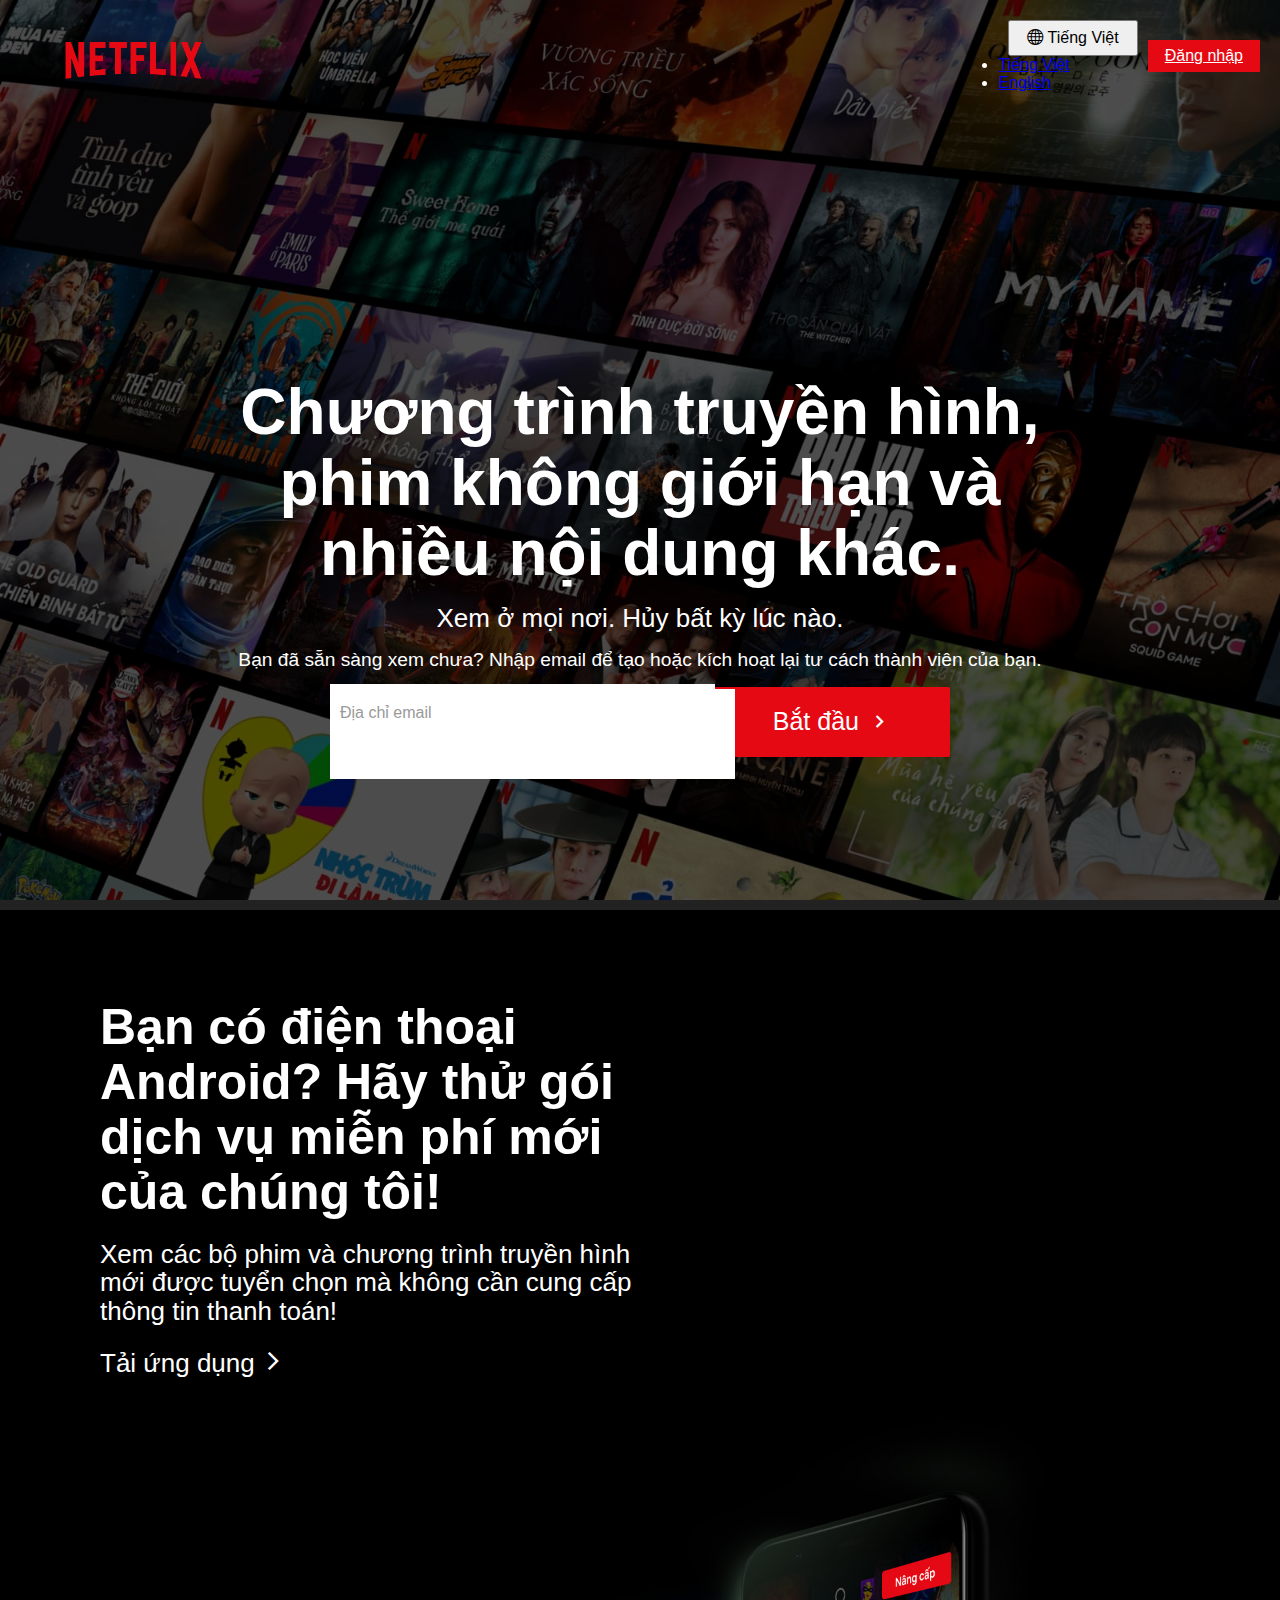
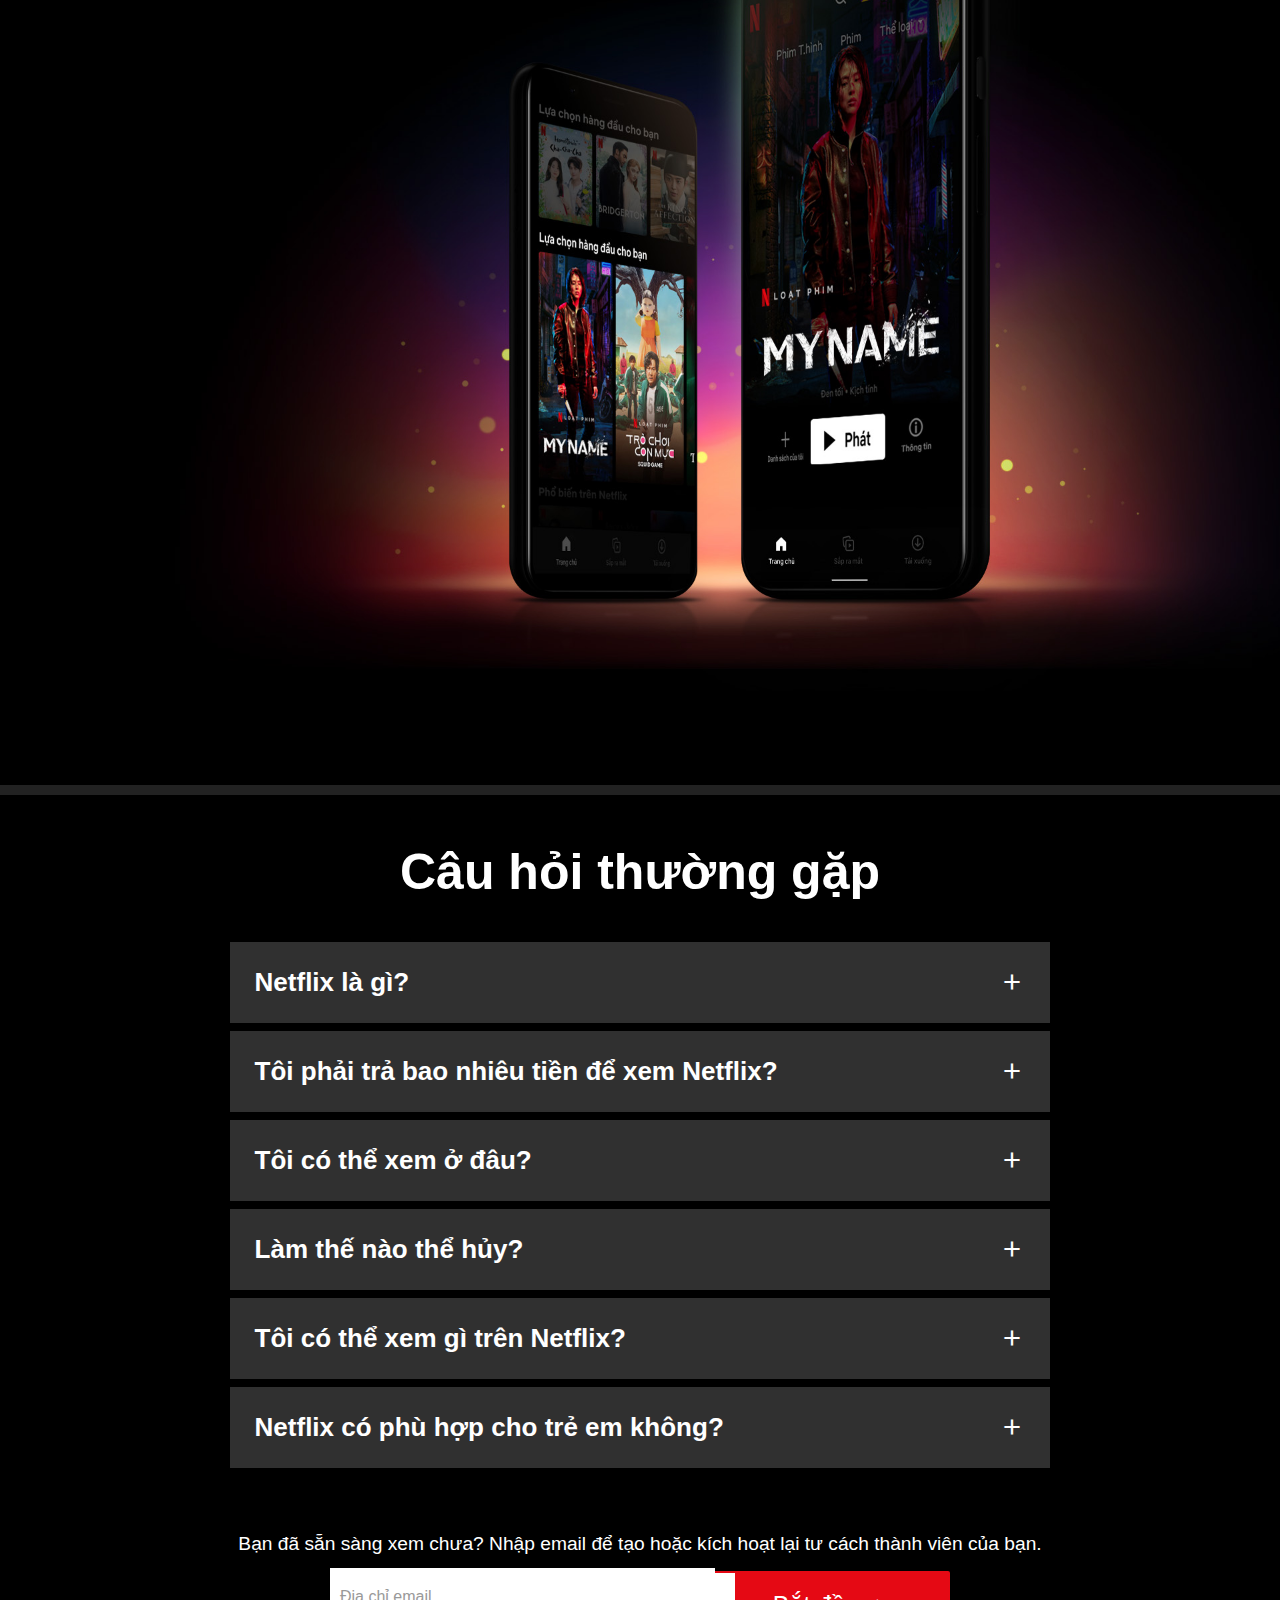
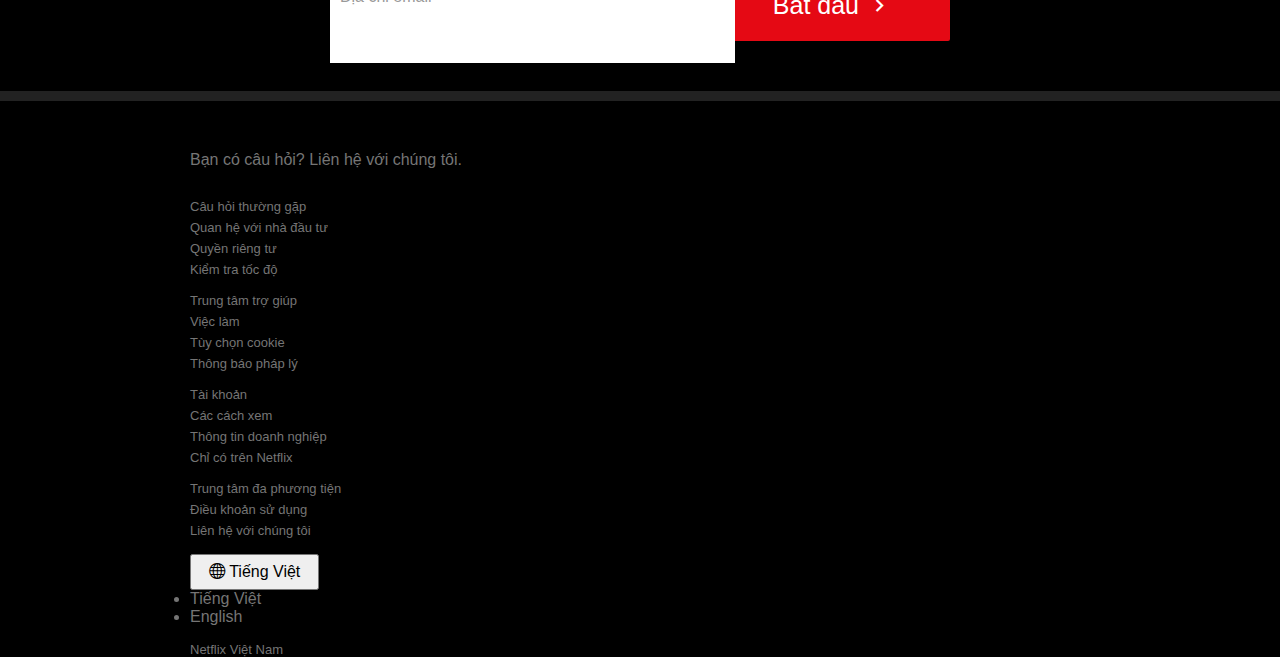
<file: Netflix/index.html>
<!DOCTYPE html>
<html lang="en">
  <head>
    <meta charset="UTF-8" />
    <meta http-equiv="X-UA-Compatible" content="IE=edge" />
    <meta name="viewport" content="width=device-width, initial-scale=1.0" />
    <title>
      Netflix Việt Nam – Xem chương trình truyền hình trực tuyến, Xem phim trực
      tuyến
    </title>
    <link
      rel="icon"
      href="https://assets.nflxext.com/us/ffe/siteui/common/icons/nficon2016.png "
    />
    <link
      href="https://cdn.jsdelivr.net/npm/bootstrap@5.1.3/dist/css/bootstrap.min.css"
      rel="stylesheet"
      integrity="sha384-1BmE4kWBq78iYhFldvKuhfTAU6auU8tT94WrHftjDbrCEXSU1oBoqyl2QvZ6jIW3"
      crossorigin="anonymous"
    />
    <link
      rel="stylesheet"
      href="https://cdn.jsdelivr.net/npm/bootstrap-icons@1.7.1/font/bootstrap-icons.css"
    />
    <link
      rel="stylesheet"
      href="https://fonts.googleapis.com/icon?family=Material+Icons|Material+Icons+Outlined|Material+Icons+Two+Tone|Material+Icons+Round|Material+Icons+Sharp"
    />
    <link
      href="https://cdnjs.cloudflare.com/ajax/libs/font-awesome/4.7.0/css/font-awesome.min.css"
      rel="stylesheet"
    />
    <link rel="stylesheet" href="./css/style.css" />
    <link rel="stylesheet" href="./css/index.css" />
    
  </head>
  <body>
    <main>
      <!-- Banner -->
      <section class="banner section-border">
        <div class="container-fluid">
          <!-- Banner header -->
          <header class="banner--header">
            <a class="banner--header__logo" href="./index.html">
              <img src="./images/logo.png" alt="Netflix logo" />
            </a>
            <div class="banner--header__btn">
              <div>
                <button
                  class="btn btn-outline-light btn-ms dropdown-toggle"
                  type="button"
                  data-bs-toggle="dropdown"
                  aria-expanded="false"
                >
                  <i class="bi bi-globe"></i> Tiếng Việt
                </button>
                <ul
                  class="dropdown-menu dropdown-menu-dark"
                  aria-labelledby="dropdownMenuButton2"
                >
                  <li>
                    <a class="dropdown-item" href="./index.html">Tiếng Việt</a>
                  </li>
                  <li>
                    <a class="dropdown-item" href="./homepage-en.html"
                      >English</a
                    >
                  </li>
                </ul>
              </div>
              <a href="login.html" class="btn btn--primary">Đăng nhập</a>
            </div>
          </header>
          <!-- End Banner Header -->

          <!-- Banner main -->
          <div class="banner--main">
            <div>
              <h1 class="banner--main__heading">
                Chương trình truyền hình, phim không giới hạn và nhiều nội dung
                khác.
              </h1>
              <h4 class="banner--main__subtitle">
                Xem ở mọi nơi. Hủy bất kỳ lúc nào.
              </h4>
              <p class="banner--main__desc">
                Bạn đã sẵn sàng xem chưa? Nhập email để tạo hoặc kích hoạt lại
                tư cách thành viên của bạn.
              </p>
              <div class="subscibe">
                <div class="subscribe--input">
                  <input type="text" id="email" placeholder=" "/>
                  <label for="email">Địa chỉ email</label> 
                </div>
                <p id="email-warning"></p>
                <div class="subscribe--btn">
                  <span>Bắt đầu</span>
                  <span class="material-icons-outlined"> chevron_right </span>
                </div>
              </div>
            </div>
          </div>
        </div>
      </section>
      <!-- End Banner -->

      <!-- Story -->
      <section class="story section-border">
        <div class="container">
          <div class="row">
            <div class="col-12 col-lg-6 story--content">
              <div>
                <h1 class="story--content__heading">
                  Bạn có điện thoại Android? Hãy thử gói dịch vụ miễn phí mới
                  của chúng tôi!
                </h1>
                <p class="story--content__desc">
                  Xem các bộ phim và chương trình truyền hình mới được tuyển
                  chọn mà không cần cung cấp thông tin thanh toán!
                </p>
                <a href="#!" class="story--content__btn">
                  <span>Tải ứng dụng</span>
                  <span class="material-icons-outlined">arrow_forward_ios</span>
                </a>
              </div>
            </div>
            <div class="col-12 col-lg-6 story--img">
              <img src="./images/img01.jpg" alt="" />
            </div>
          </div>
        </div>
      </section>
      <!-- End Story -->

      <!-- FQA -->
      <section class="fqa section-border">
        <div class="fqa--container">
          <h1 class="fqa--heading">Câu hỏi thường gặp</h1>
          <div class="fqa--collapse">
            <div class="fqa--collapse__group">
              <div class="fqa--collapse__group--question">
                <h4>Netflix là gì?</h4>
                <span class="material-icons-outlined"> add </span>
              </div>
              <div class="fqa--collapse__group--answer">
                <p>
                  Netflix là dịch vụ phát trực tuyến mang đến đa dạng các loại
                  chương trình truyền hình, phim, anime, phim tài liệu đoạt giải
                  thưởng và nhiều nội dung khác trên hàng nghìn thiết bị có kết
                  nối Internet.
                </p>
                <p>
                  Bạn có thể xem bao nhiêu tùy thích, bất cứ lúc nào bạn muốn mà
                  không gặp phải một quảng cáo nào – tất cả chỉ với một mức giá
                  thấp hàng tháng. Luôn có những nội dung mới để bạn khám phá và
                  những chương trình truyền hình, phim mới được bổ sung mỗi
                  tuần!
                </p>
              </div>
            </div>
            <div class="fqa--collapse__group">
              <div class="fqa--collapse__group--question">
                <h4>Tôi phải trả bao nhiêu tiền để xem Netflix?</h4>
                <span class="material-icons-outlined"> add </span>
              </div>
              <div class="fqa--collapse__group--answer">
                <p>
                  Xem Netflix trên điện thoại thông minh, máy tính bảng, TV
                  thông minh, máy tính xách tay hoặc thiết bị phát trực tuyến,
                  chỉ với một khoản phí cố định hàng tháng. Các gói dịch vụ với
                  mức giá từ 70.000 ₫ đến 260.000 ₫ mỗi tháng. Không phụ phí,
                  không hợp đồng.
                </p>
              </div>
            </div>
            <div class="fqa--collapse__group">
              <div class="fqa--collapse__group--question">
                <h4>Tôi có thể xem ở đâu?</h4>
                <span class="material-icons-outlined"> add </span>
              </div>
              <div class="fqa--collapse__group--answer">
                <p>
                  Xem mọi lúc, mọi nơi. Đăng nhập bằng tài khoản Netflix của bạn
                  để xem ngay trên trang web netflix.com từ máy tính cá nhân,
                  hoặc trên bất kỳ thiết bị nào có kết nối Internet và có cài
                  đặt ứng dụng Netflix, bao gồm TV thông minh, điện thoại thông
                  minh, máy tính bảng, thiết bị phát đa phương tiện trực tuyến
                  và máy chơi game.
                </p>
                <p>
                  Bạn cũng có thể tải xuống các chương trình yêu thích bằng ứng
                  dụng trên iOS, Android hoặc Windows 10. Vào phần nội dung đã
                  tải xuống để xem trong khi di chuyển và khi không có kết nối
                  Internet. Mang Netflix theo bạn đến mọi nơi.
                </p>
              </div>
            </div>
            <div class="fqa--collapse__group">
              <div class="fqa--collapse__group--question">
                <h4>Làm thế nào thể hủy?</h4>
                <span class="material-icons-outlined"> add </span>
              </div>
              <div class="fqa--collapse__group--answer">
                <p>
                  Netflix rất linh hoạt. Không có hợp đồng phiền toái, không
                  ràng buộc. Bạn có thể dễ dàng hủy tài khoản trực tuyến chỉ
                  trong hai cú nhấp chuột. Không mất phí hủy – bạn có thể bắt
                  đầu hoặc ngừng tài khoản bất cứ lúc nào.
                </p>
              </div>
            </div>
            <div class="fqa--collapse__group">
              <div class="fqa--collapse__group--question">
                <h4>Tôi có thể xem gì trên Netflix?</h4>
                <span class="material-icons-outlined"> add </span>
              </div>
              <div class="fqa--collapse__group--answer">
                <p>
                  Netflix có một thư viện phong phú gồm các phim truyện, phim
                  tài liệu, chương trình truyền hình, anime, tác phẩm giành giải
                  thưởng của Netflix và nhiều nội dung khác. Xem không giới hạn
                  bất cứ lúc nào bạn muốn.
                </p>
              </div>
            </div>
            <div class="fqa--collapse__group">
              <div class="fqa--collapse__group--question">
                <h4>Netflix có phù hợp cho trẻ em không?</h4>
                <span class="material-icons-outlined"> add </span>
              </div>
              <div class="fqa--collapse__group--answer">
                <p>
                  Trải nghiệm Netflix Trẻ em có sẵn trong gói dịch vụ của bạn,
                  trao cho phụ huynh quyền kiểm soát trong khi các em có thể
                  thưởng thức các bộ phim và chương trình phù hợp cho gia đình
                  tại không gian riêng.
                </p>
                <p>
                  Hồ sơ Trẻ em đi kèm tính năng kiểm soát của cha mẹ (được bảo
                  vệ bằng mã PIN), cho phép bạn giới hạn độ tuổi cho nội dung
                  con mình được phép xem, cũng như chặn những phim hoặc chương
                  trình mà bạn không muốn các em nhìn thấy.
                </p>
              </div>
            </div>
          </div>
          <h6 class="fqa--desc">
            Bạn đã sẵn sàng xem chưa? Nhập email để tạo hoặc kích hoạt lại tư
            cách thành viên của bạn.
          </h6>
          <div class="subscibe">
            <div class="subscribe--input">
              <input type="text" id="email" placeholder=" "/>
              <label for="email">Địa chỉ email</label>
            </div>
            <div class="subscribe--btn">
              <span>Bắt đầu</span>
              <span class="material-icons-outlined"> chevron_right </span>
            </div>
          </div>
        </div>
      </section>
      <!-- End FQA  -->

      <!-- Footer -->
      <footer class="footer">
        <div class="container">
          <a class="footer--heading" href="https://help.netflix.com/vi/contactus">Bạn có câu hỏi? Liên hệ với chúng tôi.</a>
          <div class="row">
            <div class="footer--links col-6 col-md-3">
              <a href="https://help.netflix.com/vi/node/412">Câu hỏi thường gặp</a>
              <a href="https://ir.netflix.net/ir-overview/profile/default.aspx">Quan hệ với nhà đầu tư</a>
              <a href="https://help.netflix.com/legal/privacy">Quyền riêng tư</a>
              <a href="https://fast.com/">Kiểm tra tốc độ</a>
            </div>
            <div class="footer--links col-6 col-md-3">
              <a href="https://help.netflix.com/vi/">Trung tâm trợ giúp</a>
              <a href="https://jobs.netflix.com/">Việc làm</a>
              <a href="#">Tùy chọn cookie</a>
              <a href="https://help.netflix.com/legal/notices">Thông báo pháp lý</a>
            </div>
            <div class="footer--links col-6 col-md-3">
              <a href="#">Tài khoản</a>
              <a href="https://devices.netflix.com/en/">Các cách xem</a>
              <a href="https://help.netflix.com/legal/corpinfo">Thông tin doanh nghiệp</a>
              <a href="https://www.netflix.com/vn/browse/genre/839338">Chỉ có trên Netflix</a>
            </div>
            <div class="footer--links col-6 col-md-3">
              <a href="https://www.netflix.com/vn/browse/genre/839338">Trung tâm đa phương tiện</a>
              <a href="https://help.netflix.com/legal/termsofuse">Điều khoản sử dụng</a>
              <a href="https://help.netflix.com/vi/contactus">Liên hệ với chúng tôi</a>
            </div>
          </div>
          <div class="footer--global">
            <button
              class="btn btn-outline-light btn-ms dropdown-toggle"
              type="button"
              data-bs-toggle="dropdown"
              aria-expanded="false"
            >
              <i class="bi bi-globe"></i> Tiếng Việt
            </button>
            <ul
              class="dropdown-menu dropdown-menu-dark"
              aria-labelledby="dropdownMenuButton2"
            >
              <li>
                <a class="dropdown-item" href="./index.html">Tiếng Việt</a>
              </li>
              <li>
                <a class="dropdown-item" href="./homepage-en.html"
                  >English</a
                >
              </li>
            </ul>
          </div>
          <p class="footer--desc">Netflix Việt Nam</p>
        </div>
      </footer>
      <!-- End Footer -->
    </main>

    <!-- JavaScript Bundle with Popper -->
    <script
      src="https://cdn.jsdelivr.net/npm/bootstrap@5.1.3/dist/js/bootstrap.bundle.min.js"
      integrity="sha384-ka7Sk0Gln4gmtz2MlQnikT1wXgYsOg+OMhuP+IlRH9sENBO0LRn5q+8nbTov4+1p"
      crossorigin="anonymous"
    ></script>
    <!-- Custom js -->
    <script src="./js/home.js"></script>
  </body>
</html>
</file>
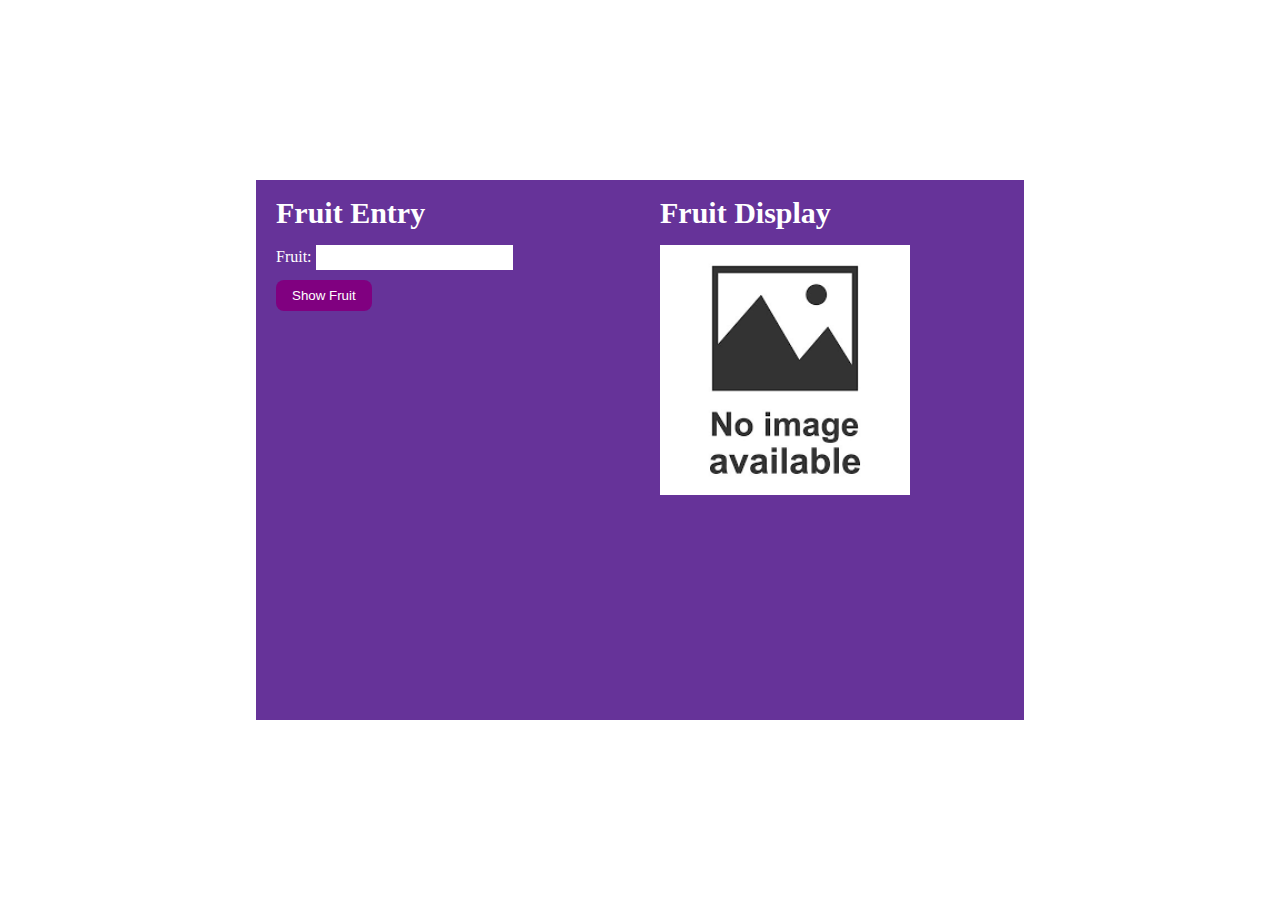
<file: Bai tap/index01.html>
<!DOCTYPE html>
<html lang="en">
  <head>
    <meta charset="UTF-8" />
    <meta http-equiv="X-UA-Compatible" content="IE=edge" />
    <meta name="viewport" content="width=device-width, initial-scale=1.0" />
    <title>Javascript</title>
    <link
      href="https://cdn.jsdelivr.net/npm/bootstrap@5.1.3/dist/css/bootstrap.min.css"
      rel="stylesheet"
      integrity="sha384-1BmE4kWBq78iYhFldvKuhfTAU6auU8tT94WrHftjDbrCEXSU1oBoqyl2QvZ6jIW3"
      crossorigin="anonymous"
    />
    <link rel="stylesheet" href="./css/style01.css" />
  </head>
  <body>
    <!-- Description -->
    
    <!-- end descripition -->

    <!-- main -->
    <!-- Practice -->
    <div class="fruit">
      <div class="fruit-entry">
        <h2 class="title">Fruit Entry</h2>
        <div class="fruit-input">
          <label for="fruitSearch">Fruit:</label>
          <input type="text" name="fruitSearch" id="fruitSearch" />
        </div>
        <button id="showFruit">Show Fruit</button>
      </div>
      <div class="fruit-display">
        <h2 class="title" id="fruitName">Fruit Display</h2>
        <img src="./images/noimage.png" class="fruit-img" id="fruitImg" />
      </div>
    </div>

    <!-- end main -->

    <!-- <script>
        document.getElementById("doanvan").textContent="Gia tri moi"
    </script> -->
    <script src="./js/myscript.js"></script>
  </body>
</html>
</file>
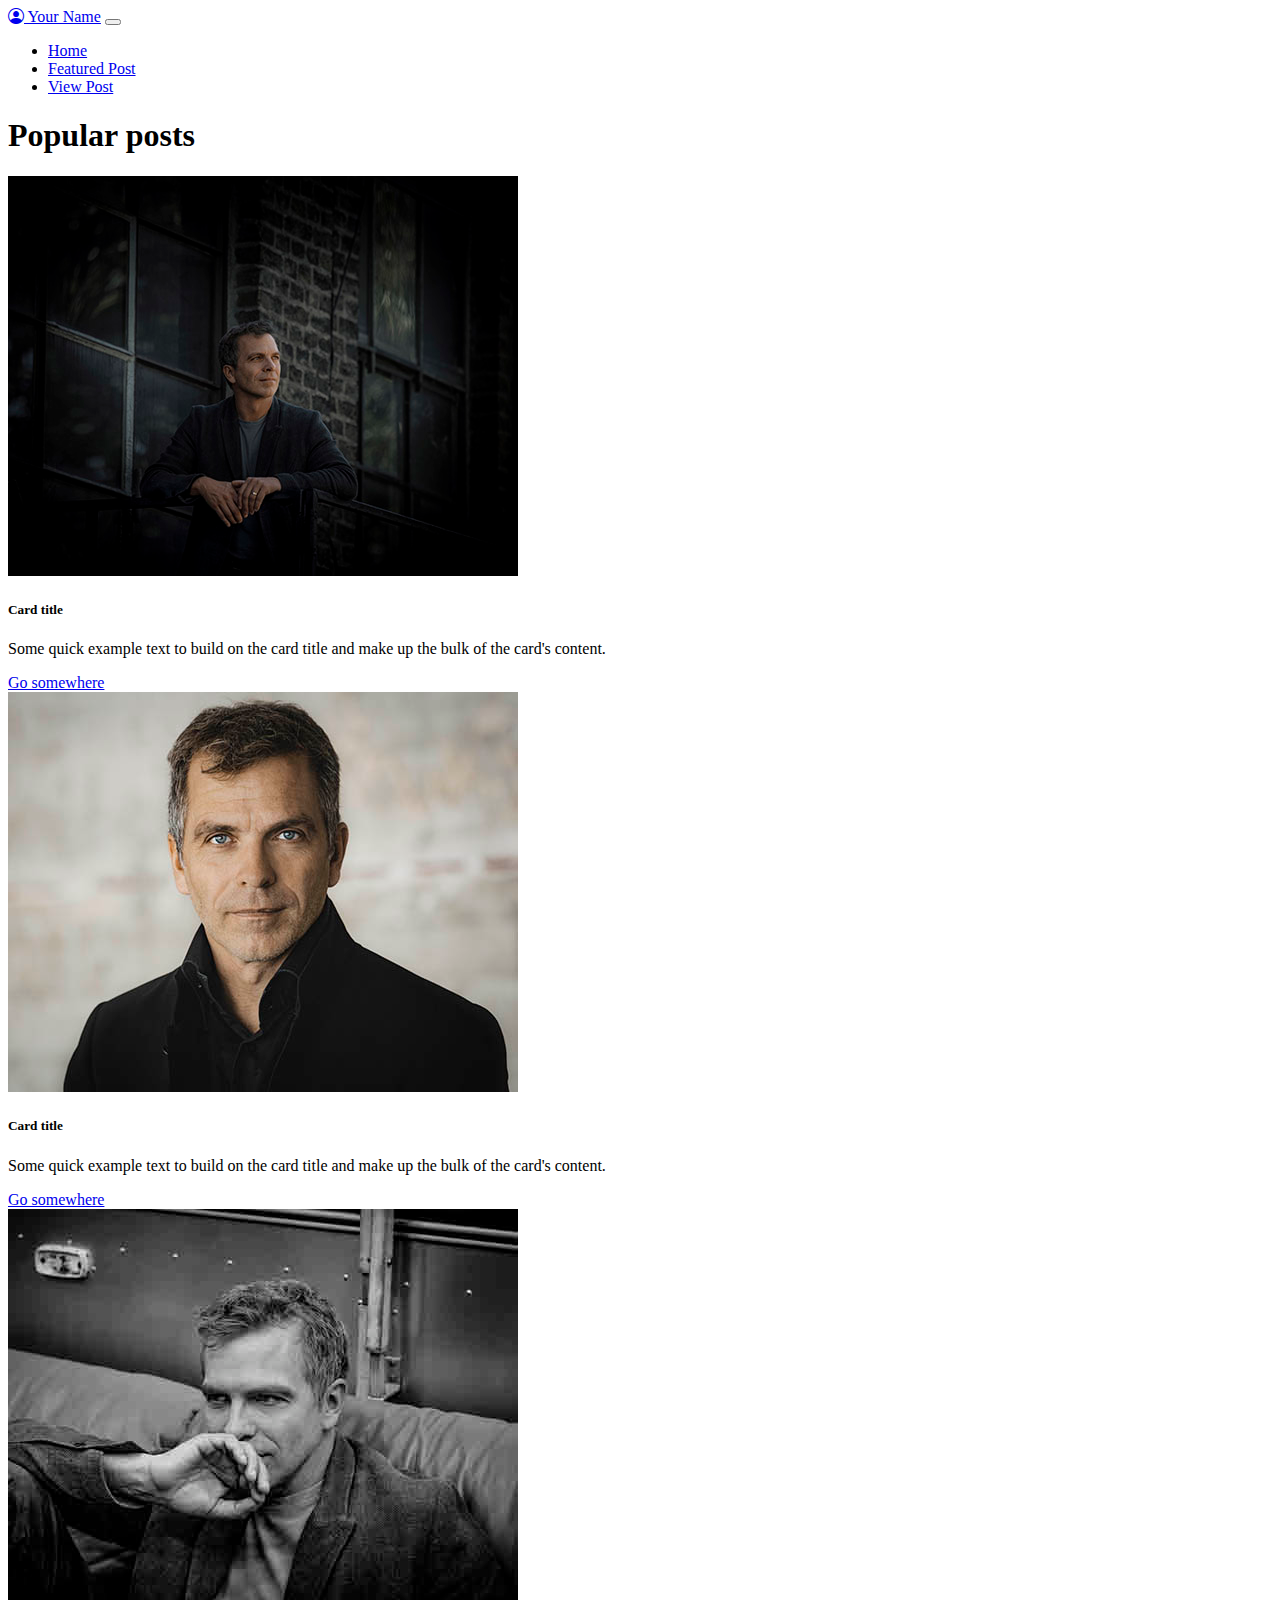
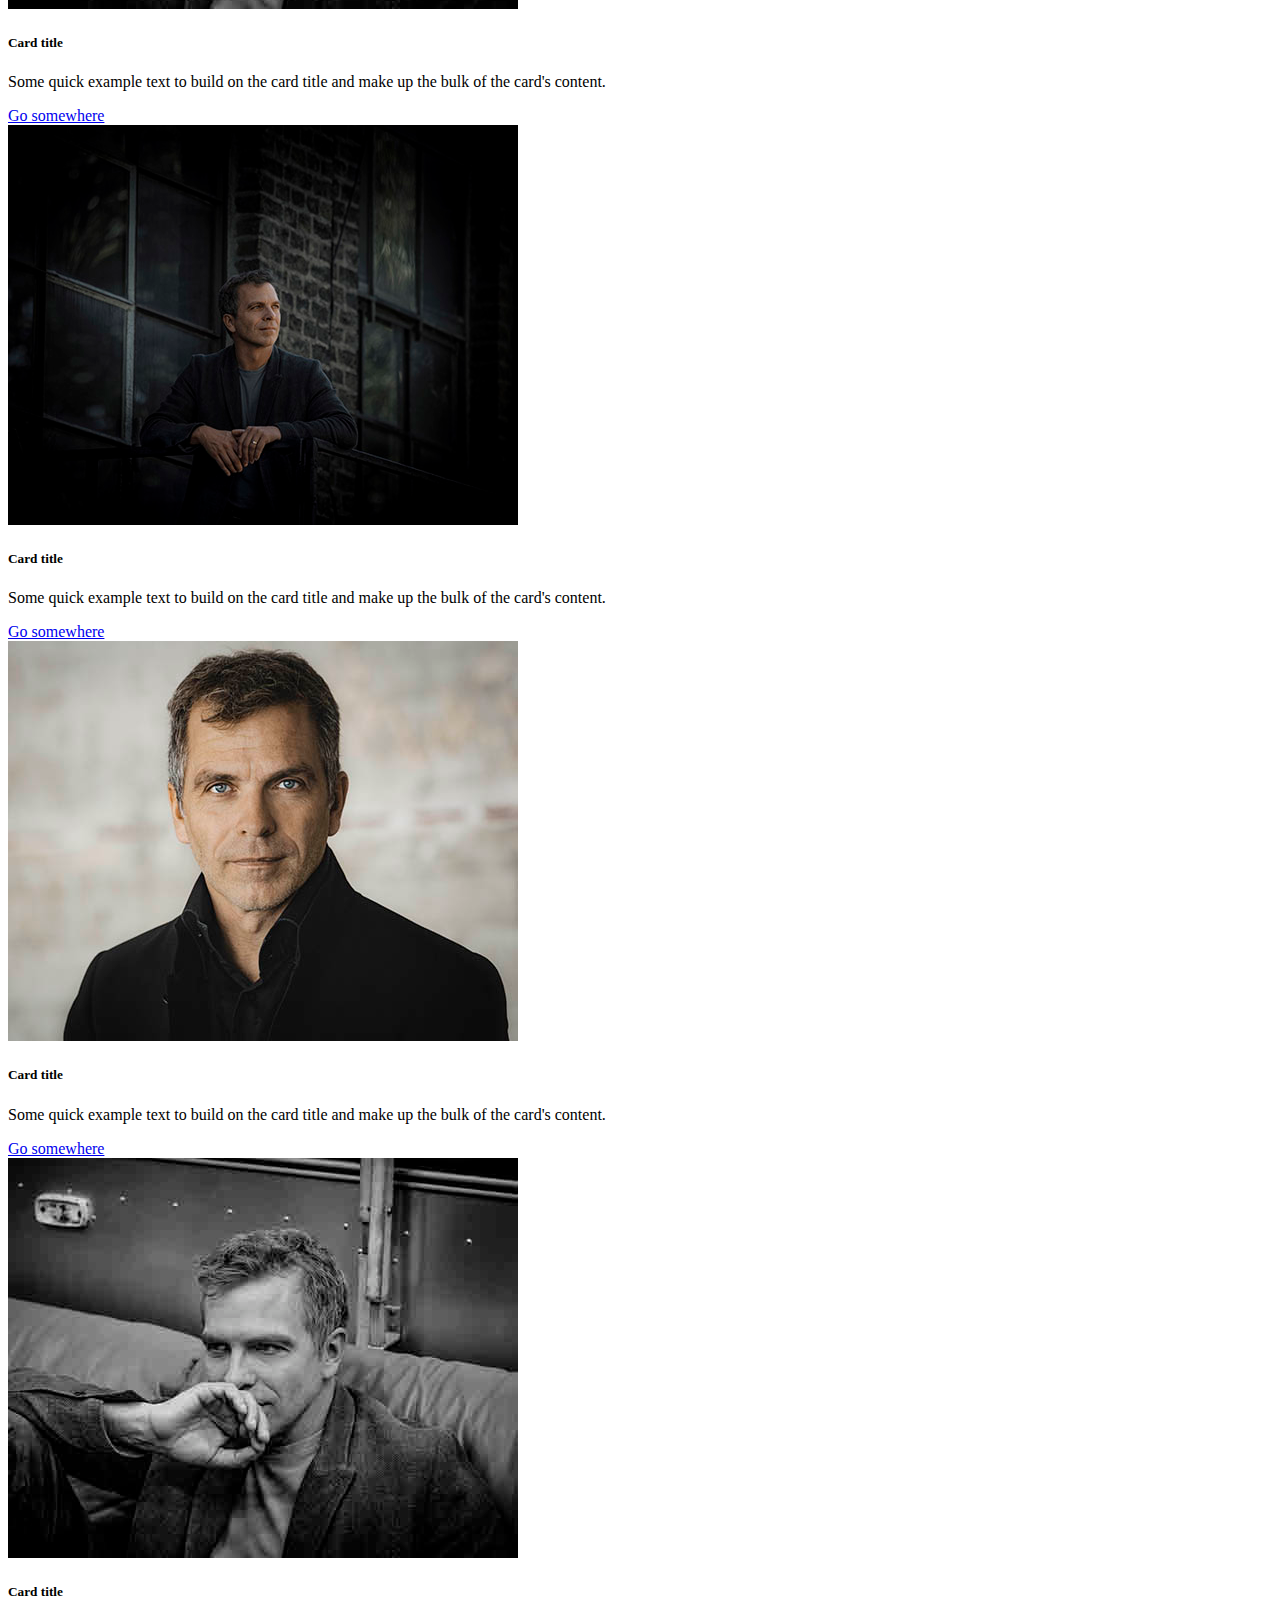
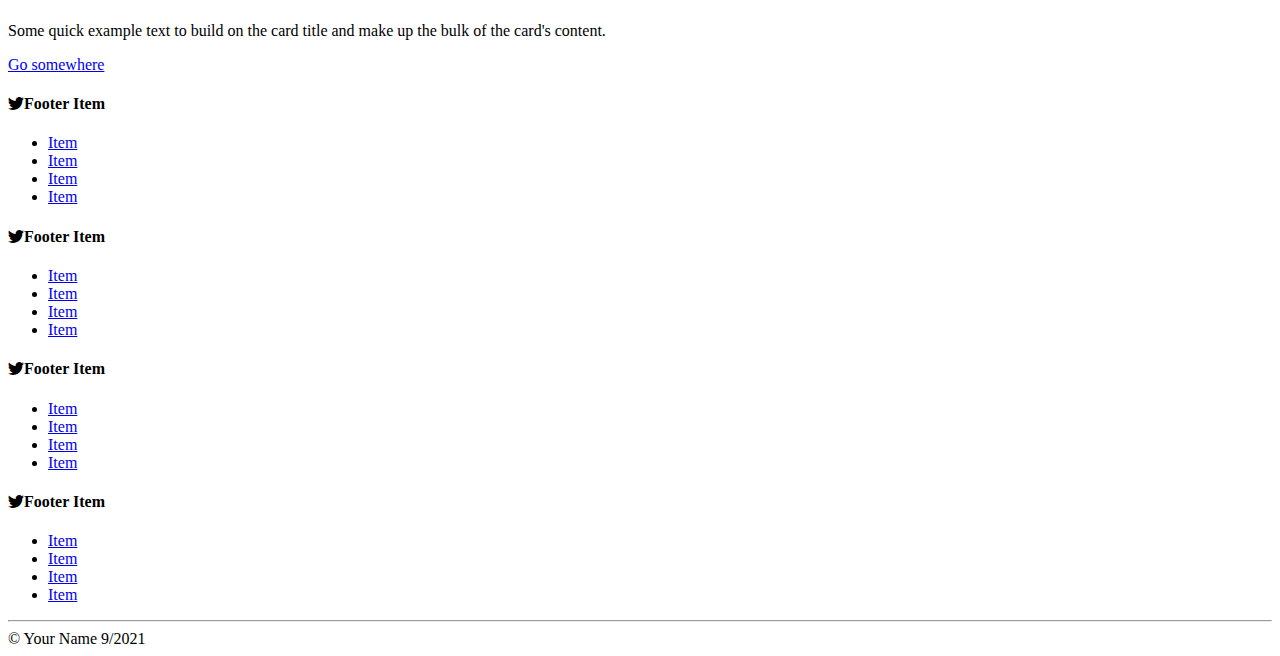
<file: BT Chu De 1/featured.html>
<!DOCTYPE html>
<html lang="en">
<head>
    <meta charset="UTF-8">
    <meta http-equiv="X-UA-Compatible" content="IE=edge">
    <meta name="viewport" content="width=device-width, initial-scale=1.0">
    <title>Featured</title>
    <link href="https://cdn.jsdelivr.net/npm/bootstrap@5.1.3/dist/css/bootstrap.min.css" rel="stylesheet" integrity="sha384-1BmE4kWBq78iYhFldvKuhfTAU6auU8tT94WrHftjDbrCEXSU1oBoqyl2QvZ6jIW3" crossorigin="anonymous">
    <link rel="stylesheet" href="https://cdn.jsdelivr.net/npm/bootstrap-icons@1.7.1/font/bootstrap-icons.css">
    <link rel="stylesheet" href="css/style01.css" />
</head>
<body>
    <!-- header -->
    <header class="container-fluid">
    <div class="row">
        <div class="col-md-12">
        <nav class="navbar navbar-expand-lg navbar-light bg-light">
            <div class="container-fluid">
            <a class="navbar-brand" href="#"><i class="bi bi-person-circle"></i> Your Name</a>
            <button class="navbar-toggler" type="button" data-bs-toggle="collapse" data-bs-target="#navbarSupportedContent" aria-controls="navbarSupportedContent" aria-expanded="false" aria-label="Toggle navigation">
                <span class="navbar-toggler-icon"></span>
            </button>
            <div class="collapse navbar-collapse" id="navbarSupportedContent">
                <ul class="navbar-nav ms-auto mb-2 mb-lg-0">
                <li class="nav-item">
                    <a class="nav-link" aria-current="page" href="home.html">Home</a>
                </li>
                <li class="nav-item">
                    <a class="nav-link active" href="featured.html">Featured Post</a>
                </li>
                <li class="nav-item">
                    <a class="nav-link" href="view.html">View Post</a>
                </li>
                </ul>
            </div>
            </div>
        </nav>
        </div>
    </div>
    </header>
    <!-- main -->
    <main class="container mt-5">
        <h1 class="display-6 mb-3">Popular posts</h1>
        <div class="card_featured">
            <div class="row mb-4">
                <div class="col-md-4">
                  <div class="card">
                    <img src="images/img2.jpeg" class="card-img-top" />
                    <div class="card-body">
                      <h5 class="card-title">Card title</h5>
                      <p class="card-text">
                        Some quick example text to build on the card title and make
                        up the bulk of the card's content.
                      </p>
                      <a href="#" class="btn btn-primary">Go somewhere</a>
                    </div>
                  </div>
                </div>
                <div class="col-md-4">
                  <div class="card">
                    <img src="images/img3.jpeg" class="card-img-top" />
                    <div class="card-body">
                      <h5 class="card-title">Card title</h5>
                      <p class="card-text">
                        Some quick example text to build on the card title and make
                        up the bulk of the card's content.
                      </p>
                      <a href="#" class="btn btn-primary">Go somewhere</a>
                    </div>
                  </div>
                </div>
                <div class="col-md-4">
                  <div class="card">
                    <img src="images/img5.jpeg" class="card-img-top" />
                    <div class="card-body">
                      <h5 class="card-title">Card title</h5>
                      <p class="card-text">
                        Some quick example text to build on the card title and make
                        up the bulk of the card's content.
                      </p>
                      <a href="#" class="btn btn-primary">Go somewhere</a>
                    </div>
                  </div>
                </div>
              </div>
              <div class="row">
                <div class="col-md-4">
                  <div class="card">
                    <img src="images/img2.jpeg" class="card-img-top" />
                    <div class="card-body">
                      <h5 class="card-title">Card title</h5>
                      <p class="card-text">
                        Some quick example text to build on the card title and make
                        up the bulk of the card's content.
                      </p>
                      <a href="#" class="btn btn-primary">Go somewhere</a>
                    </div>
                  </div>
                </div>
                <div class="col-md-4">
                  <div class="card">
                    <img src="images/img3.jpeg" class="card-img-top" />
                    <div class="card-body">
                      <h5 class="card-title">Card title</h5>
                      <p class="card-text">
                        Some quick example text to build on the card title and make
                        up the bulk of the card's content.
                      </p>
                      <a href="#" class="btn btn-primary">Go somewhere</a>
                    </div>
                  </div>
                </div>
                <div class="col-md-4">
                  <div class="card">
                    <img src="images/img5.jpeg" class="card-img-top" />
                    <div class="card-body">
                      <h5 class="card-title">Card title</h5>
                      <p class="card-text">
                        Some quick example text to build on the card title and make
                        up the bulk of the card's content.
                      </p>
                      <a href="#" class="btn btn-primary">Go somewhere</a>
                    </div>
                  </div>
                </div>
              </div>
        </div>
    </main>

    <!-- footer -->
    <footer class="container mt-5">
        <div class="row">
          <div class="col-md">
            <h4><i class="bi bi-twitter"></i>Footer Item</h4>
            <ul class="list-unstyled">
              <li><a href="#" class="text-decoration-none link-primary">Item</a></li>
              <li><a href="#" class="text-decoration-none link-primary">Item</a></li>
              <li><a href="#" class="text-decoration-none link-primary">Item</a></li>
              <li><a href="#" class="text-decoration-none link-primary">Item</a></li>
            </ul>
          </div>
          <div class="col">
            <h4><i class="bi bi-twitter"></i>Footer Item</h4>
            <ul class="list-unstyled">
              <li><a href="#" class="text-decoration-none link-primary">Item</a></li>
              <li><a href="#" class="text-decoration-none link-primary">Item</a></li>
              <li><a href="#" class="text-decoration-none link-primary">Item</a></li>
              <li><a href="#" class="text-decoration-none link-primary">Item</a></li>
            </ul>
          </div>
          <div class="col">
            <h4><i class="bi bi-twitter"></i>Footer Item</h4>
            <ul class="list-unstyled">
              <li><a href="#" class="text-decoration-none link-primary">Item</a></li>
              <li><a href="#" class="text-decoration-none link-primary">Item</a></li>
              <li><a href="#" class="text-decoration-none link-primary">Item</a></li>
              <li><a href="#" class="text-decoration-none link-primary">Item</a></li>
            </ul>
          </div>
          <div class="col">
            <h4><i class="bi bi-twitter"></i>Footer Item</h4>
            <ul class="list-unstyled">
              <li><a href="#" class="text-decoration-none link-primary">Item</a></li>
              <li><a href="#" class="text-decoration-none link-primary">Item</a></li>
              <li><a href="#" class="text-decoration-none link-primary">Item</a></li>
              <li><a href="#" class="text-decoration-none link-primary">Item</a></li>
            </ul>
          </div>
        </div>
        <dvi class="row mt-3 mb-5">
          <hr>
          <div class="col-md text-center text-muted">
            &copy; Your Name 9/2021
          </div>
        </dvi>
      </footer>

    <script src="https://cdn.jsdelivr.net/npm/bootstrap@5.0.2/dist/js/bootstrap.bundle.min.js" integrity="sha384-MrcW6ZMFYlzcLA8Nl+NtUVF0sA7MsXsP1UyJoMp4YLEuNSfAP+JcXn/tWtIaxVXM" crossorigin="anonymous"></script>
</body>
</html>
</file>
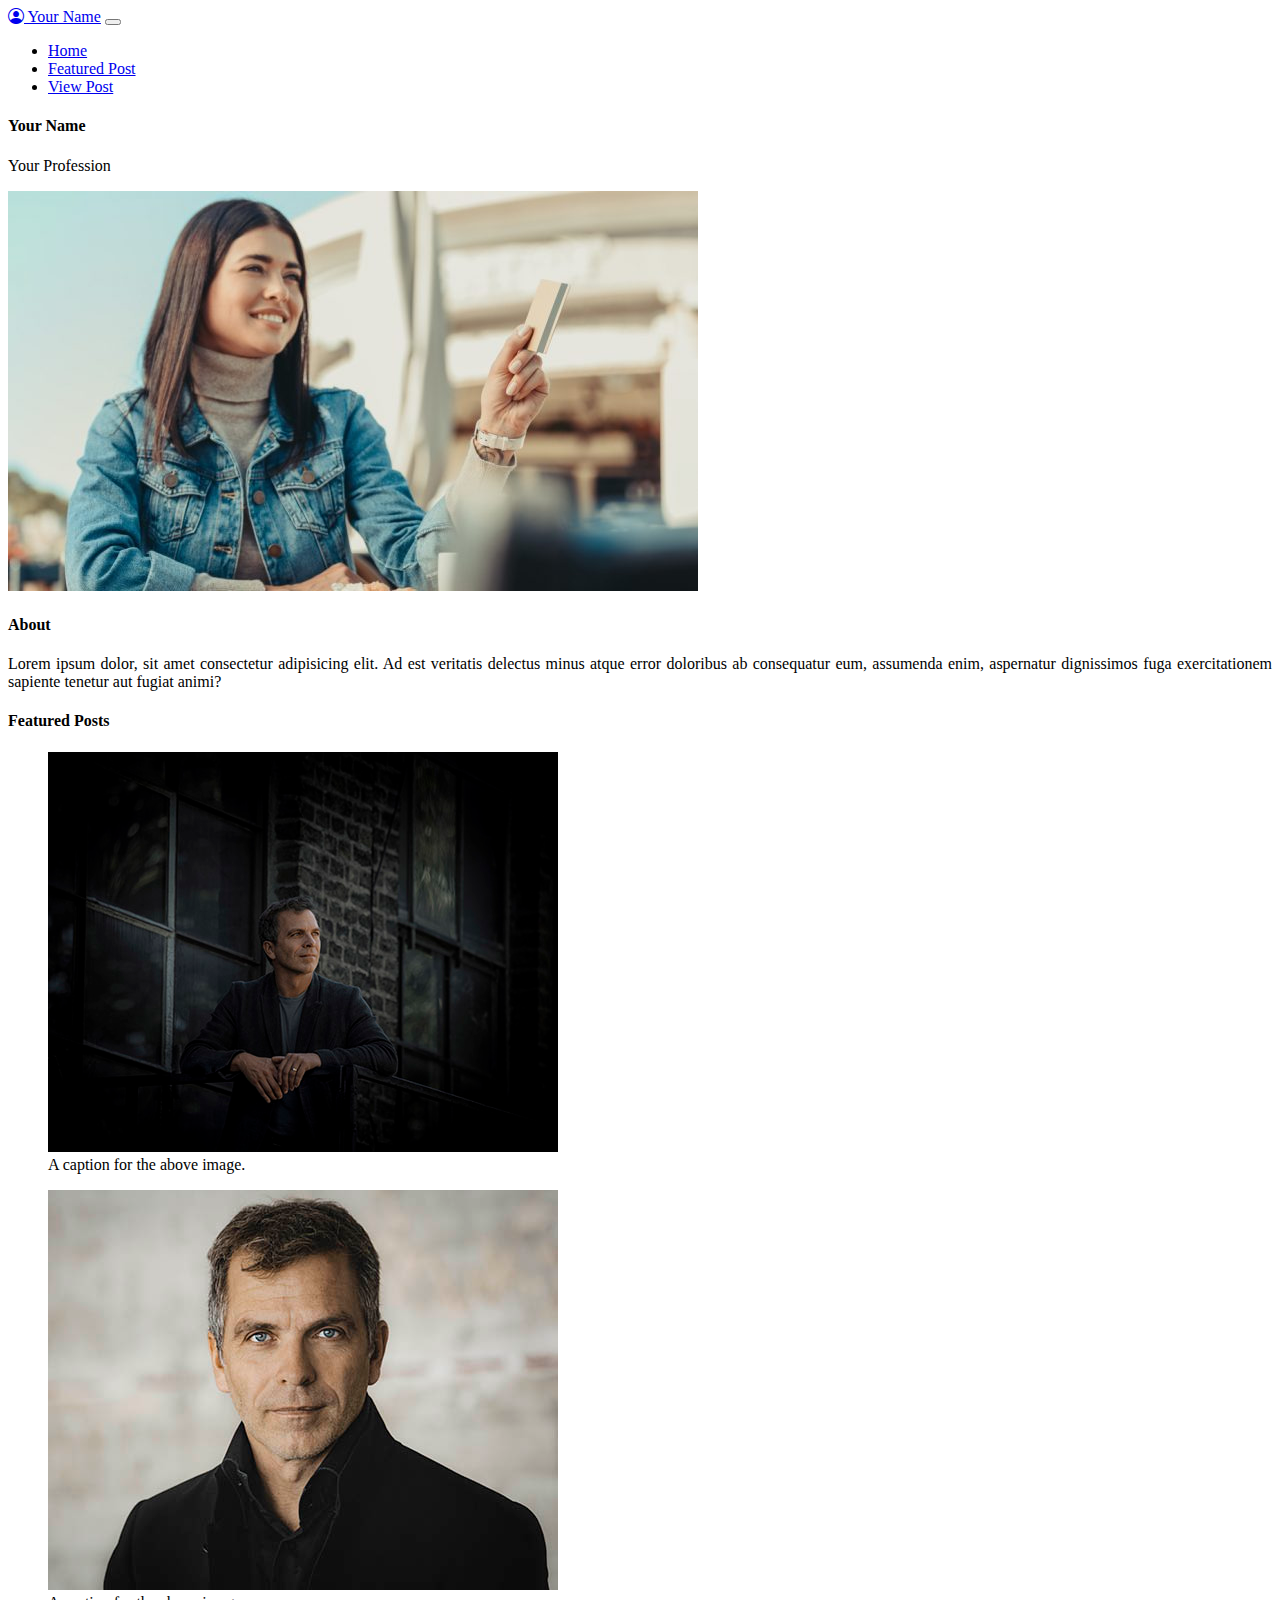
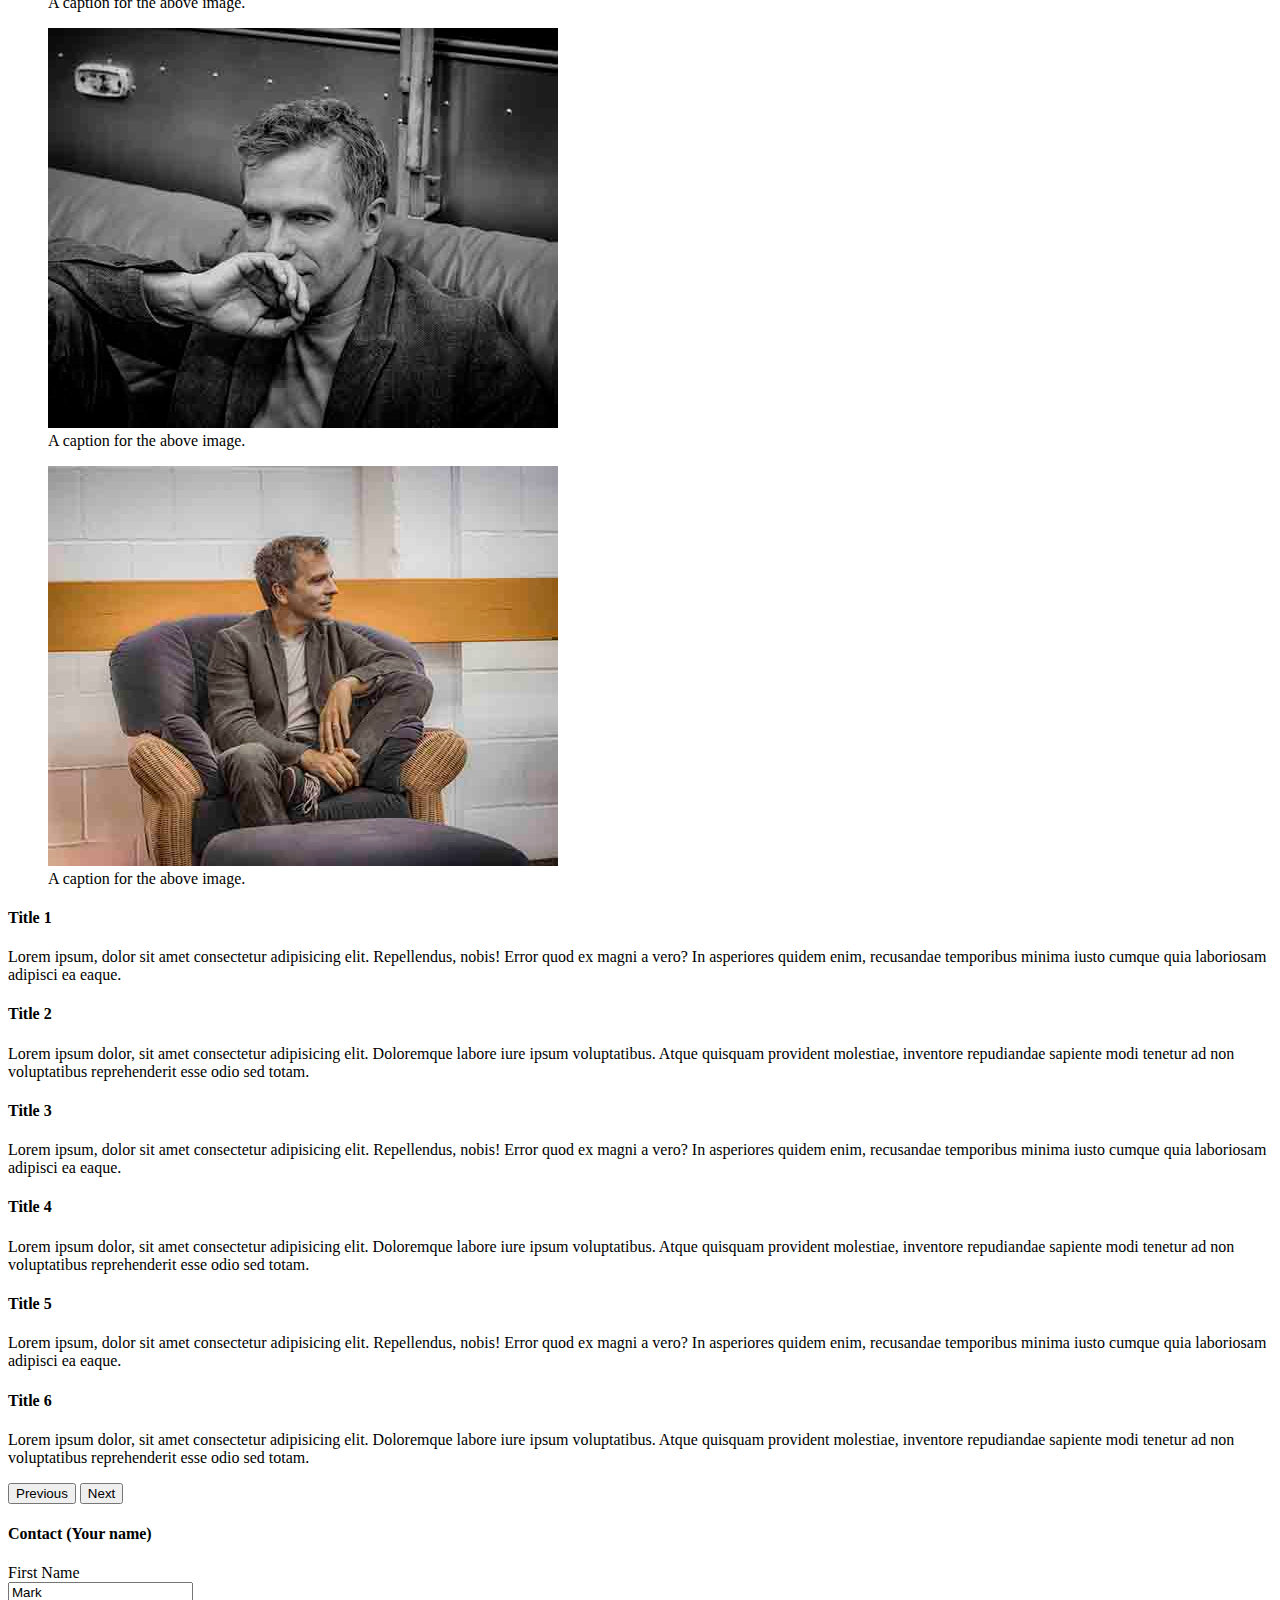
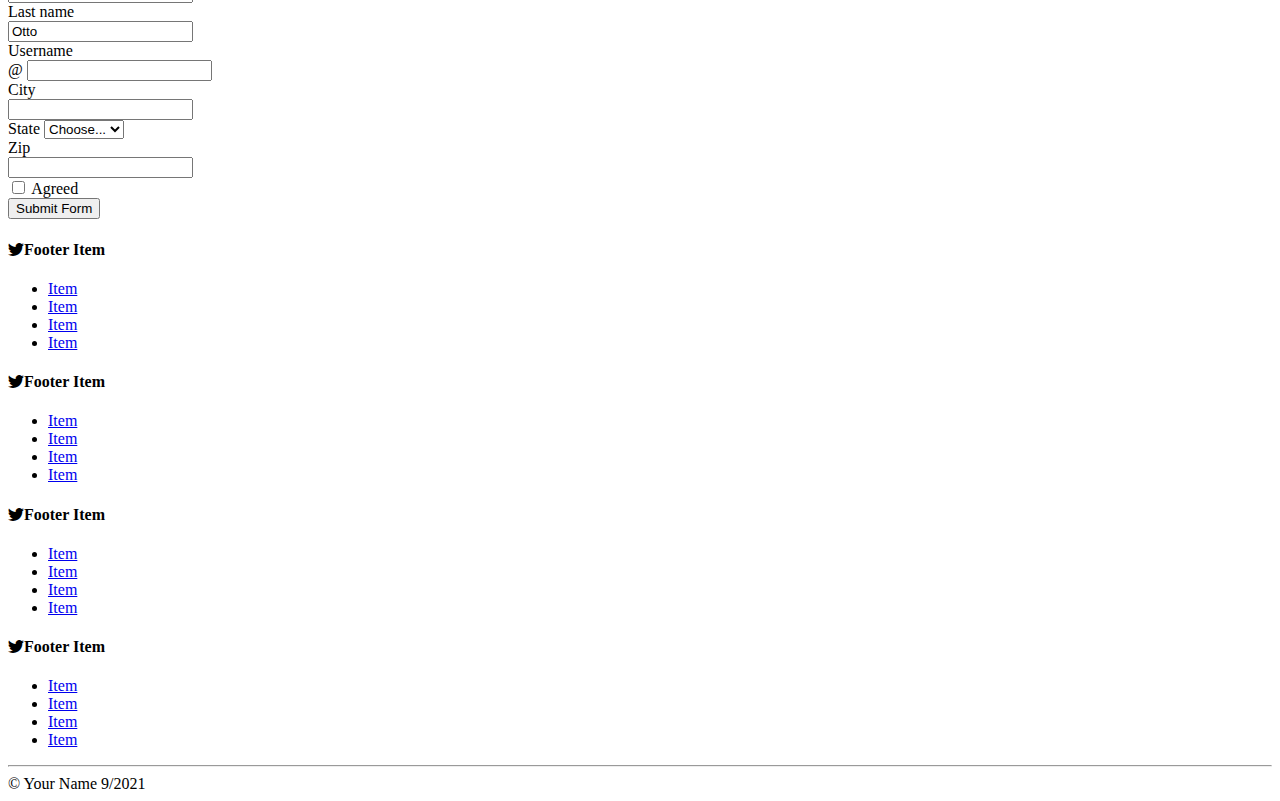
<file: BT Chu De 1/home.html>
<!DOCTYPE html>
<html lang="en">
  <head>
    <meta charset="UTF-8" />
    <meta http-equiv="X-UA-Compatible" content="IE=edge" />
    <meta name="viewport" content="width=device-width, initial-scale=1.0" />
    <title>Blog Home</title>
    <link href="https://cdn.jsdelivr.net/npm/bootstrap@5.1.3/dist/css/bootstrap.min.css" rel="stylesheet" integrity="sha384-1BmE4kWBq78iYhFldvKuhfTAU6auU8tT94WrHftjDbrCEXSU1oBoqyl2QvZ6jIW3" crossorigin="anonymous">
    <link rel="stylesheet" href="https://cdn.jsdelivr.net/npm/bootstrap-icons@1.7.1/font/bootstrap-icons.css">
    <link rel="stylesheet" href="css/style01.css" />
  </head>
  <body>
    <header>
      <!-- header -->
      <header class="container-fluid">
        <div class="row">
          <div class="col-md-12">
            <nav class="navbar navbar-expand-lg navbar-light bg-light">
              <div class="container-fluid">
                <a class="navbar-brand" href="#"><i class="bi bi-person-circle"></i> Your Name</a>
                <button class="navbar-toggler" type="button" data-bs-toggle="collapse" data-bs-target="#navbarSupportedContent" aria-controls="navbarSupportedContent" aria-expanded="false" aria-label="Toggle navigation">
                  <span class="navbar-toggler-icon"></span>
                </button>
                <div class="collapse navbar-collapse" id="navbarSupportedContent">
                  <ul class="navbar-nav ms-auto mb-2 mb-lg-0">
                    <li class="nav-item">
                      <a class="nav-link active" aria-current="page" href="home.html">Home</a>
                    </li>
                    <li class="nav-item">
                      <a class="nav-link" href="featured.html">Featured Post</a>
                    </li>
                    <li class="nav-item">
                      <a class="nav-link" href="view.html">View Post</a>
                    </li>
                  </ul>
                </div>
              </div>
            </nav>
          </div>
        </div>
      </header>
      <!-- main -->
      <main class="container mt-5">
          <div class="main_about row">
            <h4>Your Name</h4>
            <p class="text-muted">Your Profession</p>
            <div class="col-md-6">
              <img src="images/img1.jpeg" alt="" class="img-fluid rounded">
            </div>
            <div class="col-md-6">
              <h4>About</h4>
              <p class="my_intro text-muted">Lorem ipsum dolor, sit amet consectetur adipisicing elit. Ad est veritatis delectus minus atque error doloribus ab consequatur eum, assumenda enim, aspernatur dignissimos fuga exercitationem sapiente tenetur aut fugiat animi?</p>
            </div>
          </div>
          
          <div class="main-featured row">
            <h4 class="mt-5 mb-3">Featured Posts</h4>
            <div class="col-md">
              <figure class="figure">
                <img src="images/img2.jpeg" class="figure-img img-fluid rounded" alt="...">
                <figcaption class="figure-caption">A caption for the above image.</figcaption>
              </figure>
            </div>
            <div class="col-md">
              <figure class="figure">
                <img src="images/img3.jpeg" class="figure-img img-fluid rounded" alt="...">
                <figcaption class="figure-caption">A caption for the above image.</figcaption>
              </figure>
            </div>
            <div class="col-md"><figure class="figure">
              <img src="images/img5.jpeg" class="figure-img img-fluid rounded" alt="...">
              <figcaption class="figure-caption">A caption for the above image.</figcaption>
            </figure></div>
            <div class="col-md">
              <figure class="figure">
                <img src="images/img6.jpeg" class="figure-img img-fluid rounded" alt="...">
                <figcaption class="figure-caption">A caption for the above image.</figcaption>
              </figure>
            </div>
          </div>
      </main>
      <!-- Posts Slider -->
      <section class="posts_slider container mt-5">
        <div id="carouselExampleControls" class="carousel slide" data-bs-ride="carousel">
          <div class="carousel-inner">
            <div class="carousel-item active">
              <div class="row">
                <div class="col-md-6">
                  <h4>Title 1</h4>
                  <p>Lorem ipsum, dolor sit amet consectetur adipisicing elit. Repellendus, nobis! Error quod ex magni a vero? In asperiores quidem enim, recusandae temporibus minima iusto cumque quia laboriosam adipisci ea eaque.</p>
                </div>
                <div class="col-md-6">
                  <h4>Title 2</h4>
                  <p>Lorem ipsum dolor, sit amet consectetur adipisicing elit. Doloremque labore iure ipsum voluptatibus. Atque quisquam provident molestiae, inventore repudiandae sapiente modi tenetur ad non voluptatibus reprehenderit esse odio sed totam.</p>
                </div>
              </div>
            </div>
            <div class="carousel-item">
              <div class="row">
                <div class="col-md-6">
                  <h4>Title 3</h4>
                  <p>Lorem ipsum, dolor sit amet consectetur adipisicing elit. Repellendus, nobis! Error quod ex magni a vero? In asperiores quidem enim, recusandae temporibus minima iusto cumque quia laboriosam adipisci ea eaque.</p>
                </div>
                <div class="col-md-6">
                  <h4>Title 4</h4>
                  <p>Lorem ipsum dolor, sit amet consectetur adipisicing elit. Doloremque labore iure ipsum voluptatibus. Atque quisquam provident molestiae, inventore repudiandae sapiente modi tenetur ad non voluptatibus reprehenderit esse odio sed totam.</p>
                </div>
              </div>
            </div>
            <div class="carousel-item">
              <div class="row">
                <div class="col-md-6">
                  <h4>Title 5</h4>
                  <p>Lorem ipsum, dolor sit amet consectetur adipisicing elit. Repellendus, nobis! Error quod ex magni a vero? In asperiores quidem enim, recusandae temporibus minima iusto cumque quia laboriosam adipisci ea eaque.</p>
                </div>
                <div class="col-md-6">
                  <h4>Title 6</h4>
                  <p>Lorem ipsum dolor, sit amet consectetur adipisicing elit. Doloremque labore iure ipsum voluptatibus. Atque quisquam provident molestiae, inventore repudiandae sapiente modi tenetur ad non voluptatibus reprehenderit esse odio sed totam.</p>
                </div>
              </div>
            </div>
          </div>
          <button class="carousel-control-prev" type="button" data-bs-target="#carouselExampleControls" data-bs-slide="prev">
            <span class="carousel-control-prev-icon" aria-hidden="true"></span>
            <span class="visually-hidden">Previous</span>
          </button>
          <button class="carousel-control-next" type="button" data-bs-target="#carouselExampleControls" data-bs-slide="next">
            <span class="carousel-control-next-icon" aria-hidden="true"></span>
            <span class="visually-hidden">Next</span>
          </button>
        </div>
      </section>
      <!-- Contact Form -->
      <section class="contact">
        <div class="container">
          <div class="row mb-2">
            <h4>Contact (Your name)</h4>
          </div>
          <form>
            <div class="row mb-4">
              <div class="col-md-4">
                <label class="mb-2" for="firstName">First Name</label>
                <div class="input-group">
                  <input class="form-control" type="text" id="firstName" value="Mark"/>
                </div>
              </div>
              <div class="col-md-4">
                <label class="mb-2" for="lastName">Last name</label>
                <div class="input-group">
                  <input class="form-control" type="text" id="lastName" value="Otto"/>
                </div>
              </div>
              <div class="col-md-4">
                <label class="mb-2" for="username">Username</label>
                <div class="input-group">
                  <span class="input-group-text" id="basic-addon1">@</span>
                  <input type="text" id="username" class="form-control" />
                </div>
              </div>
            </div>
            <div class="row mb-4">
              <div class="col-md-6">
                <label class="mb-2" for="City">City</label>
                <div class="input-group">
                  <input class="form-control" type="text" id="City" />
                </div>
              </div>
              <div class="col-md-3">
                <label class="mb-2" for="state">State</label>
                <select class="form-select" id="inputGroupSelect01">
                  <option selected>Choose...</option>
                  <option value="1">One</option>
                  <option value="2">Two</option>
                  <option value="3">Three</option>
                </select>
              </div>
              <div class="col-md-3">
                <label class="mb-2" for="zip">Zip</label>
                <div class="input-group">
                  <input class="form-control" type="text" id="zip" />
                </div>
              </div>
            </div>
            <div class="mb-4">
              <input class="form-check-input me-1" type="checkbox" id="agree" />
              <label for="agree">Agreed</label>
            </div>
            <button type="button" class="btn btn-primary">Submit Form</button>
          </form>
        </div>
      </section>
      <!-- footer -->
      <footer class="container mt-5">
        <div class="row">
          <div class="col-md">
            <h4><i class="bi bi-twitter"></i>Footer Item</h4>
            <ul class="list-unstyled">
              <li><a href="#" class="text-decoration-none link-primary">Item</a></li>
              <li><a href="#" class="text-decoration-none link-primary">Item</a></li>
              <li><a href="#" class="text-decoration-none link-primary">Item</a></li>
              <li><a href="#" class="text-decoration-none link-primary">Item</a></li>
            </ul>
          </div>
          <div class="col">
            <h4><i class="bi bi-twitter"></i>Footer Item</h4>
            <ul class="list-unstyled">
              <li><a href="#" class="text-decoration-none link-primary">Item</a></li>
              <li><a href="#" class="text-decoration-none link-primary">Item</a></li>
              <li><a href="#" class="text-decoration-none link-primary">Item</a></li>
              <li><a href="#" class="text-decoration-none link-primary">Item</a></li>
            </ul>
          </div>
          <div class="col">
            <h4><i class="bi bi-twitter"></i>Footer Item</h4>
            <ul class="list-unstyled">
              <li><a href="#" class="text-decoration-none link-primary">Item</a></li>
              <li><a href="#" class="text-decoration-none link-primary">Item</a></li>
              <li><a href="#" class="text-decoration-none link-primary">Item</a></li>
              <li><a href="#" class="text-decoration-none link-primary">Item</a></li>
            </ul>
          </div>
          <div class="col">
            <h4><i class="bi bi-twitter"></i>Footer Item</h4>
            <ul class="list-unstyled">
              <li><a href="#" class="text-decoration-none link-primary">Item</a></li>
              <li><a href="#" class="text-decoration-none link-primary">Item</a></li>
              <li><a href="#" class="text-decoration-none link-primary">Item</a></li>
              <li><a href="#" class="text-decoration-none link-primary">Item</a></li>
            </ul>
          </div>
        </div>
        <div class="row mt-3 mb-5">
          <hr>
          <div class="col-md text-center text-muted">
            &copy; Your Name 9/2021
          </div>
        </div>
      </footer>

    <script src="https://cdn.jsdelivr.net/npm/bootstrap@5.0.2/dist/js/bootstrap.bundle.min.js" integrity="sha384-MrcW6ZMFYlzcLA8Nl+NtUVF0sA7MsXsP1UyJoMp4YLEuNSfAP+JcXn/tWtIaxVXM" crossorigin="anonymous"></script>
  </body>
</html>
</file>
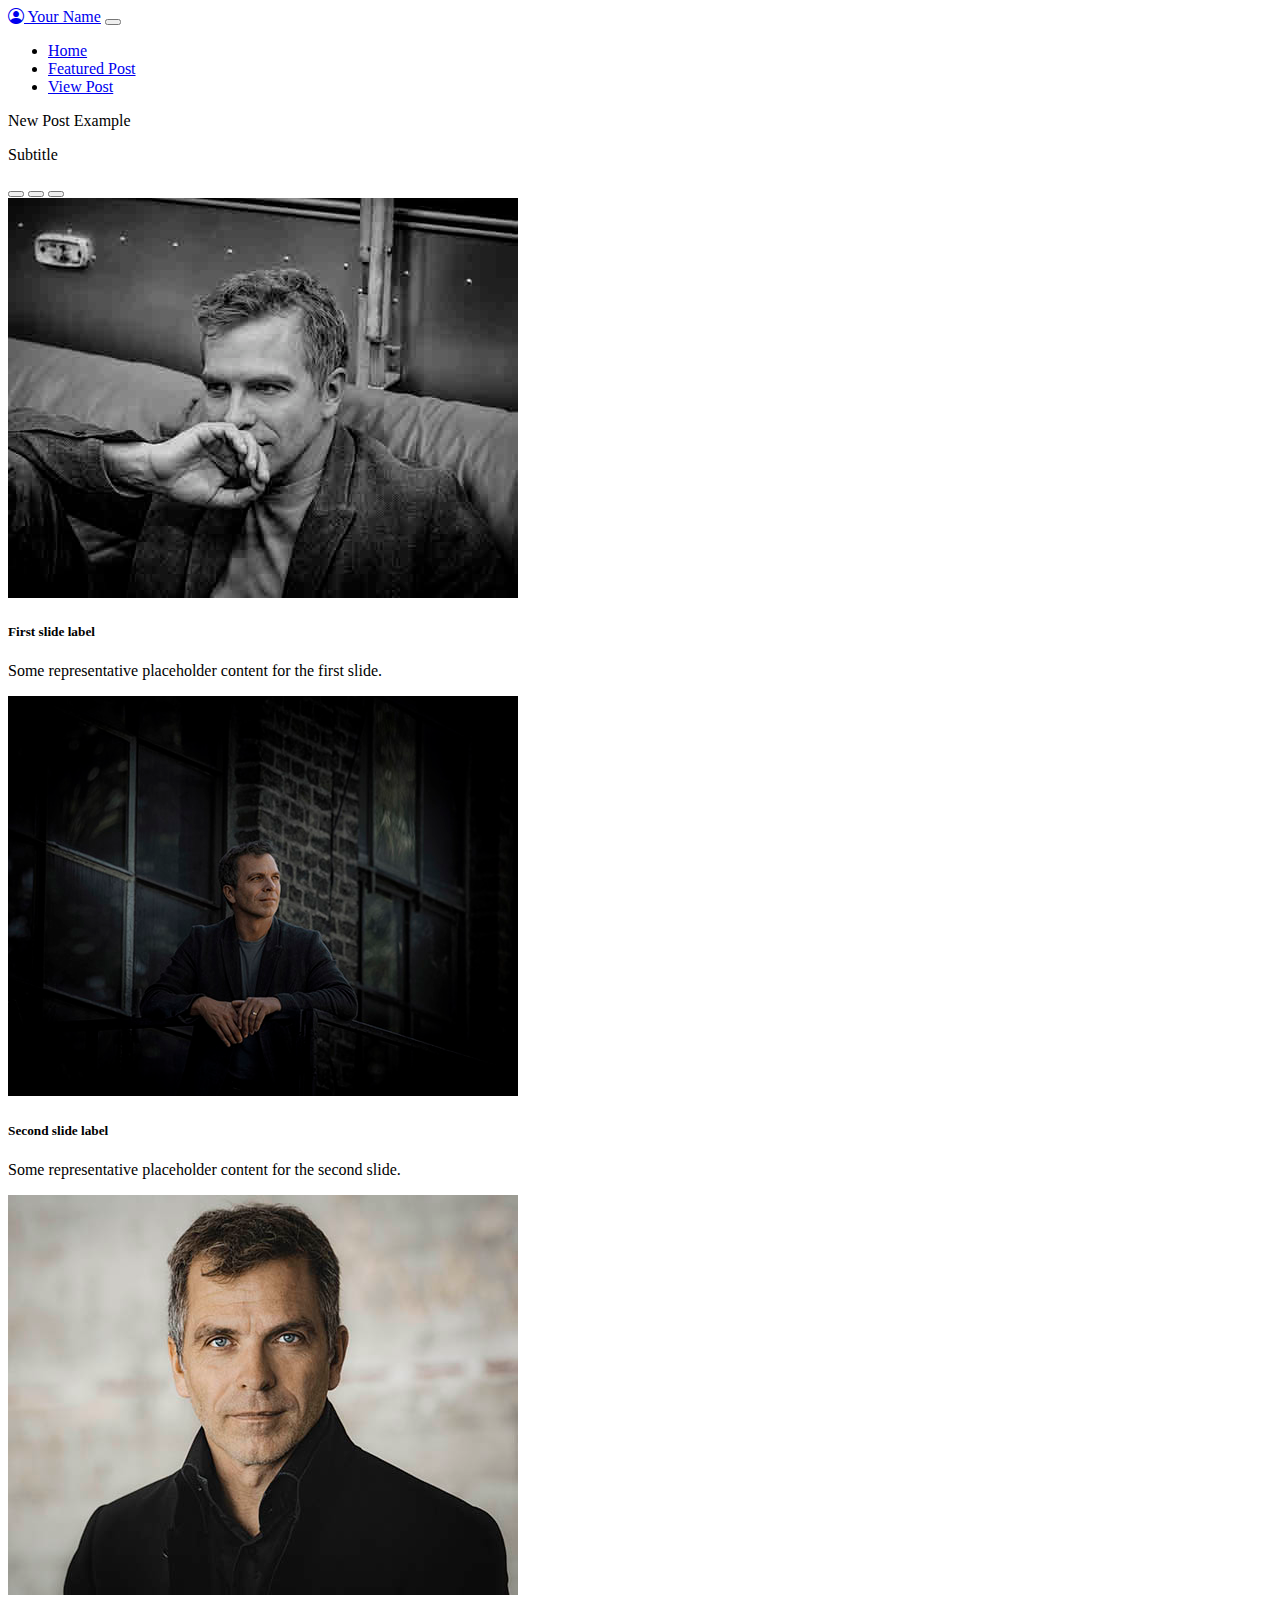
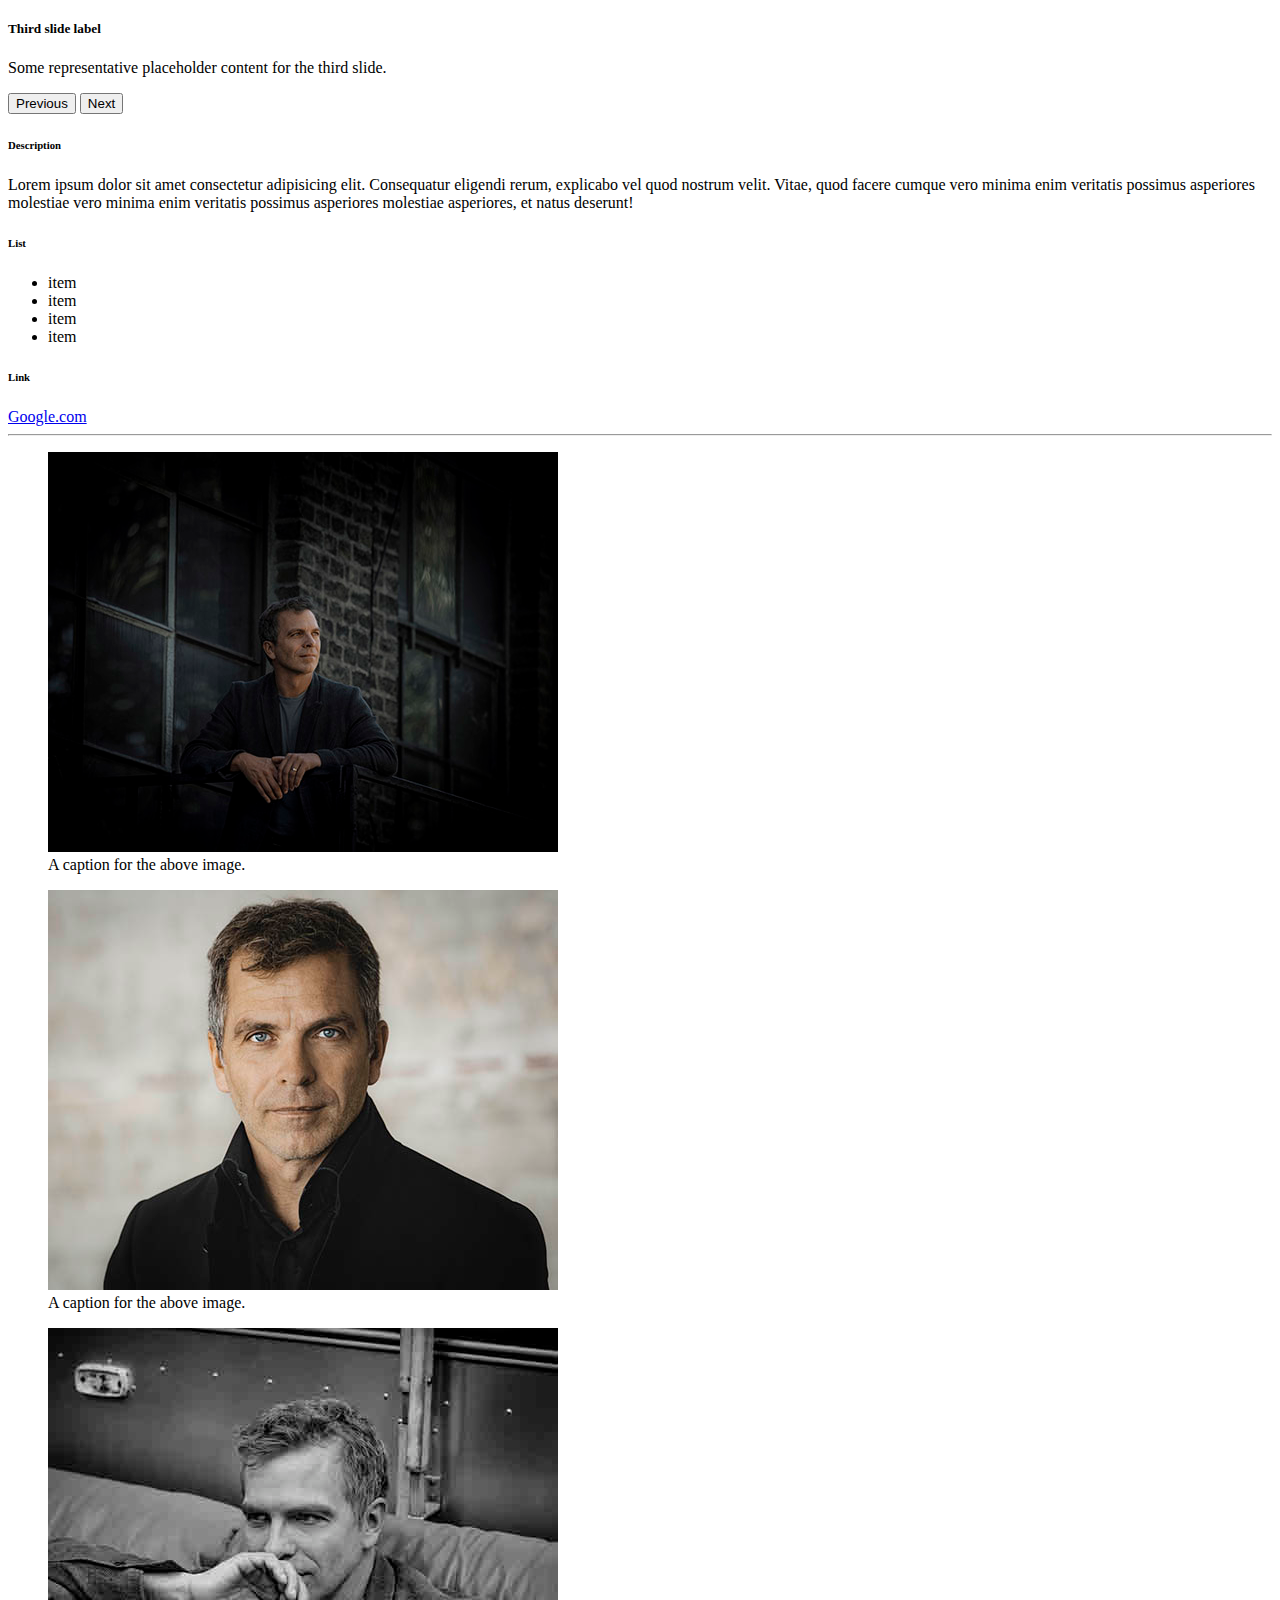
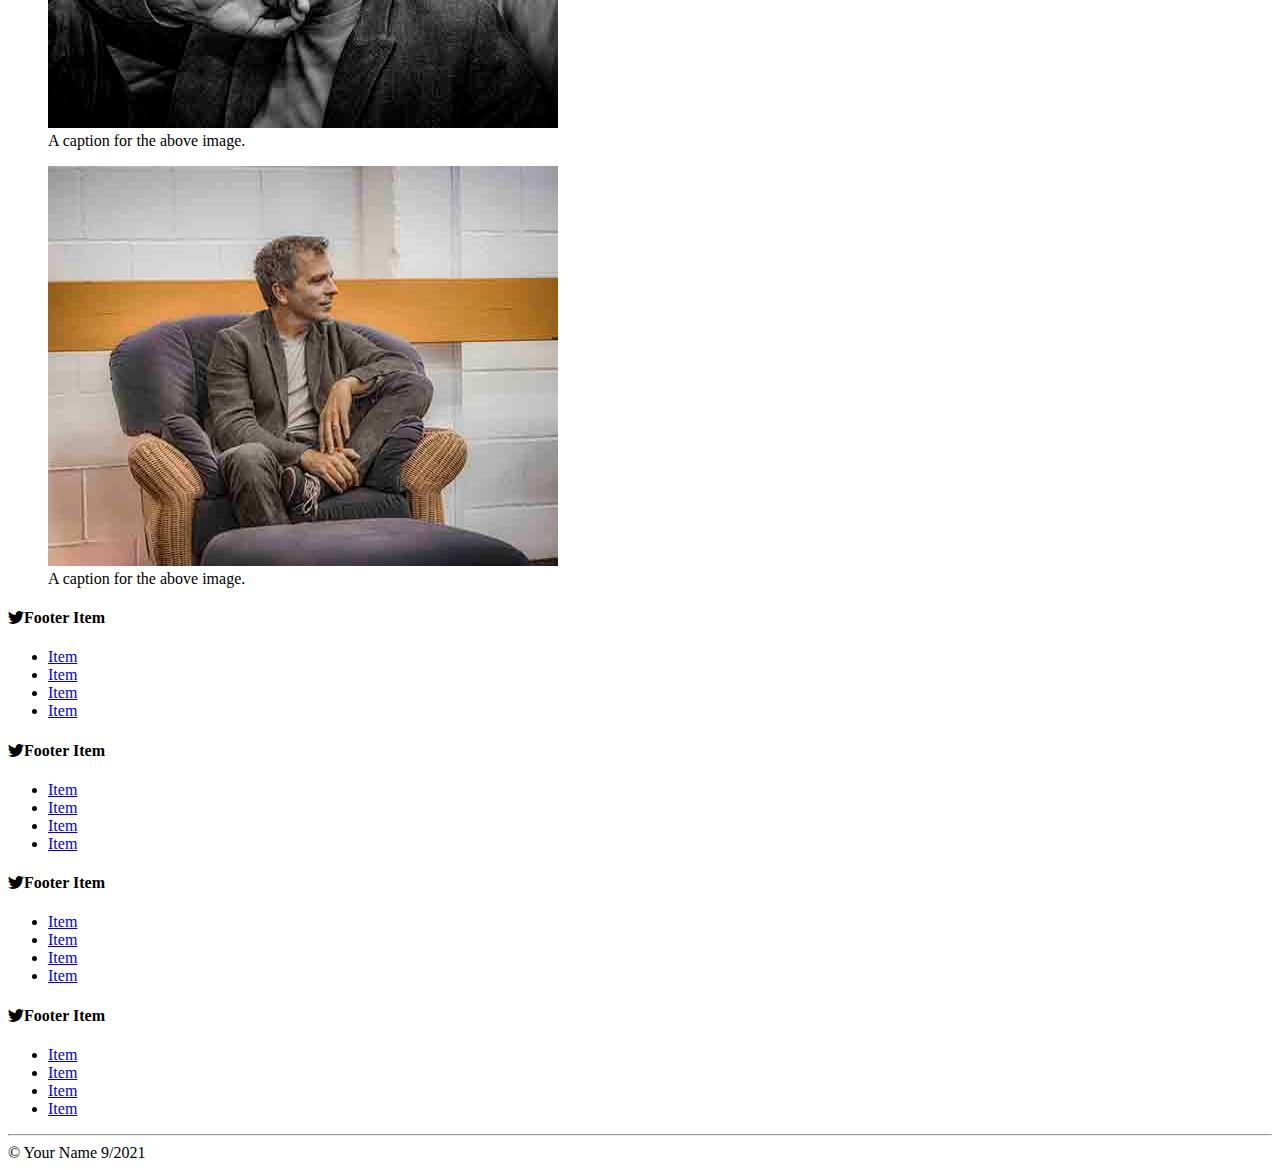
<file: BT Chu De 1/view.html>
<!DOCTYPE html>
<html lang="en">
<head>
    <meta charset="UTF-8">
    <meta http-equiv="X-UA-Compatible" content="IE=edge">
    <meta name="viewport" content="width=device-width, initial-scale=1.0">
    <title>View Post</title>
    <link href="https://cdn.jsdelivr.net/npm/bootstrap@5.1.3/dist/css/bootstrap.min.css" rel="stylesheet" integrity="sha384-1BmE4kWBq78iYhFldvKuhfTAU6auU8tT94WrHftjDbrCEXSU1oBoqyl2QvZ6jIW3" crossorigin="anonymous">
    <link rel="stylesheet" href="https://cdn.jsdelivr.net/npm/bootstrap-icons@1.7.1/font/bootstrap-icons.css">
    <link rel="stylesheet" href="css/style01.css" />
</head>
<body>
    <!-- header -->
    <header class="container-fluid">
    <div class="row">
        <div class="col-md-12">
        <nav class="navbar navbar-expand-lg navbar-light bg-light">
            <div class="container-fluid">
            <a class="navbar-brand" href="#"><i class="bi bi-person-circle"></i> Your Name</a>
            <button class="navbar-toggler" type="button" data-bs-toggle="collapse" data-bs-target="#navbarSupportedContent" aria-controls="navbarSupportedContent" aria-expanded="false" aria-label="Toggle navigation">
                <span class="navbar-toggler-icon"></span>
            </button>
            <div class="collapse navbar-collapse" id="navbarSupportedContent">
                <ul class="navbar-nav ms-auto mb-2 mb-lg-0">
                <li class="nav-item">
                    <a class="nav-link" aria-current="page" href="home.html">Home</a>
                </li>
                <li class="nav-item">
                    <a class="nav-link" href="featured.html">Featured Post</a>
                </li>
                <li class="nav-item">
                    <a class="nav-link active" href="view.html">View Post</a>
                </li>
                </ul>
            </div>
            </div>
        </nav>
        </div>
    </div>
    </header>
    <!-- main -->
    <section class="view mt-5">
        <div class="container">
          <div class="d-flex align-items-center mb-2">
            <span class="badge fs-4 bg-success">New</span>
            <span class="fs-2 ms-3">Post Example</span>
          </div>
          <p class="lead mt-3 text-muted fs-3">Subtitle</p>
          <div class="row">
            <div class="col-md-6">
              <div id="carouselExampleCaptions" class="carousel slide" data-bs-ride="carousel">
                <div class="carousel-indicators">
                  <button type="button" data-bs-target="#carouselExampleCaptions" data-bs-slide-to="0" class="active" aria-current="true" aria-label="Slide 1"></button>
                  <button type="button" data-bs-target="#carouselExampleCaptions" data-bs-slide-to="1" aria-label="Slide 2"></button>
                  <button type="button" data-bs-target="#carouselExampleCaptions" data-bs-slide-to="2" aria-label="Slide 3"></button>
                </div>
                <div class="carousel-inner">
                  <div class="carousel-item active">
                    <img src="images/img5.jpeg" class="d-block w-100" alt="..."/>
                    <div class="carousel-caption d-none d-md-block">
                      <h5>First slide label</h5>
                      <p>
                        Some representative placeholder content for the first
                        slide.
                      </p>
                    </div>
                  </div>
                  <div class="carousel-item">
                    <img src="images/img2.jpeg" class="d-block w-100" alt="..."/>
                    <div class="carousel-caption d-none d-md-block">
                      <h5>Second slide label</h5>
                      <p>
                        Some representative placeholder content for the second
                        slide.
                      </p>
                    </div>
                  </div>
                  <div class="carousel-item">
                    <img src="images/img3.jpeg" class="d-block w-100" alt="..."/>
                    <div class="carousel-caption d-none d-md-block">
                      <h5>Third slide label</h5>
                      <p>
                        Some representative placeholder content for the third
                        slide.
                      </p>
                    </div>
                  </div>
                </div>
                <button class="carousel-control-prev" type="button" data-bs-target="#carouselExampleCaptions" data-bs-slide="prev">
                  <span class="carousel-control-prev-icon" aria-hidden="true"></span>
                  <span class="visually-hidden">Previous</span>
                </button>
                <button class="carousel-control-next" type="button" data-bs-target="#carouselExampleCaptions" data-bs-slide="next">
                  <span
                    class="carousel-control-next-icon"
                    aria-hidden="true"
                  ></span>
                  <span class="visually-hidden">Next</span>
                </button>
              </div>
            </div>
            <div class="col-md-6 text-secondary px-2 py-4">
              <h6 class="fw-normal">Description</h6>
              <p class="mb-2">
                Lorem ipsum dolor sit amet consectetur adipisicing elit.
                Consequatur eligendi rerum, explicabo vel quod nostrum velit.
                Vitae, quod facere cumque vero minima enim veritatis possimus
                asperiores molestiae vero minima enim veritatis possimus
                asperiores molestiae asperiores, et natus deserunt!
              </p>
              <h6 class="fw-normal">List</h6>
              <ul class="mb-2">
                <li>item</li>
                <li>item</li>
                <li>item</li>
                <li>item</li>
              </ul>
              <h6 class="fw-normal">Link</h6>
              <a href="#">Google.com</a>
            </div>
          </div>
        </div>
      </section>

      <hr class="mt-5">

      <section class="related mt-5">
        <div class="container">
          <div class="row">
            <div class="col-md-3">
              <figure class="figure">
                <img
                  src="images/img2.jpeg"
                  class="figure-img img-fluid rounded"
                  alt="..."
                />
                <figcaption class="figure-caption">
                  A caption for the above image.
                </figcaption>
              </figure>
            </div>
            <div class="col-md-3">
              <figure class="figure">
                <img
                  src="images/img3.jpeg"
                  class="figure-img img-fluid rounded"
                  alt="..."
                />
                <figcaption class="figure-caption">
                  A caption for the above image.
                </figcaption>
              </figure>
            </div>
            <div class="col-md-3">
              <figure class="figure">
                <img
                  src="images/img5.jpeg"
                  class="figure-img img-fluid rounded"
                  alt="..."
                />
                <figcaption class="figure-caption">
                  A caption for the above image.
                </figcaption>
              </figure>
            </div>
            <div class="col-md-3">
              <figure class="figure">
                <img
                  src="images/img6.jpeg"
                  class="figure-img img-fluid rounded"
                  alt="..."
                />
                <figcaption class="figure-caption">
                  A caption for the above image.
                </figcaption>
              </figure>
            </div>
          </div>
        </div>
      </section>
    </main>

    <!-- footer -->
    <footer class="container mt-5">
        <div class="row">
          <div class="col-md">
            <h4><i class="bi bi-twitter"></i>Footer Item</h4>
            <ul class="list-unstyled">
              <li><a href="#" class="text-decoration-none link-primary">Item</a></li>
              <li><a href="#" class="text-decoration-none link-primary">Item</a></li>
              <li><a href="#" class="text-decoration-none link-primary">Item</a></li>
              <li><a href="#" class="text-decoration-none link-primary">Item</a></li>
            </ul>
          </div>
          <div class="col">
            <h4><i class="bi bi-twitter"></i>Footer Item</h4>
            <ul class="list-unstyled">
              <li><a href="#" class="text-decoration-none link-primary">Item</a></li>
              <li><a href="#" class="text-decoration-none link-primary">Item</a></li>
              <li><a href="#" class="text-decoration-none link-primary">Item</a></li>
              <li><a href="#" class="text-decoration-none link-primary">Item</a></li>
            </ul>
          </div>
          <div class="col">
            <h4><i class="bi bi-twitter"></i>Footer Item</h4>
            <ul class="list-unstyled">
              <li><a href="#" class="text-decoration-none link-primary">Item</a></li>
              <li><a href="#" class="text-decoration-none link-primary">Item</a></li>
              <li><a href="#" class="text-decoration-none link-primary">Item</a></li>
              <li><a href="#" class="text-decoration-none link-primary">Item</a></li>
            </ul>
          </div>
          <div class="col">
            <h4><i class="bi bi-twitter"></i>Footer Item</h4>
            <ul class="list-unstyled">
              <li><a href="#" class="text-decoration-none link-primary">Item</a></li>
              <li><a href="#" class="text-decoration-none link-primary">Item</a></li>
              <li><a href="#" class="text-decoration-none link-primary">Item</a></li>
              <li><a href="#" class="text-decoration-none link-primary">Item</a></li>
            </ul>
          </div>
        </div>
        <dvi class="row mt-3 mb-5">
          <hr>
          <div class="col-md text-center text-muted">
            &copy; Your Name 9/2021
          </div>
        </dvi>
    </footer>

    <script src="https://cdn.jsdelivr.net/npm/bootstrap@5.0.2/dist/js/bootstrap.bundle.min.js" integrity="sha384-MrcW6ZMFYlzcLA8Nl+NtUVF0sA7MsXsP1UyJoMp4YLEuNSfAP+JcXn/tWtIaxVXM" crossorigin="anonymous"></script>
</body>
</html>
</file>
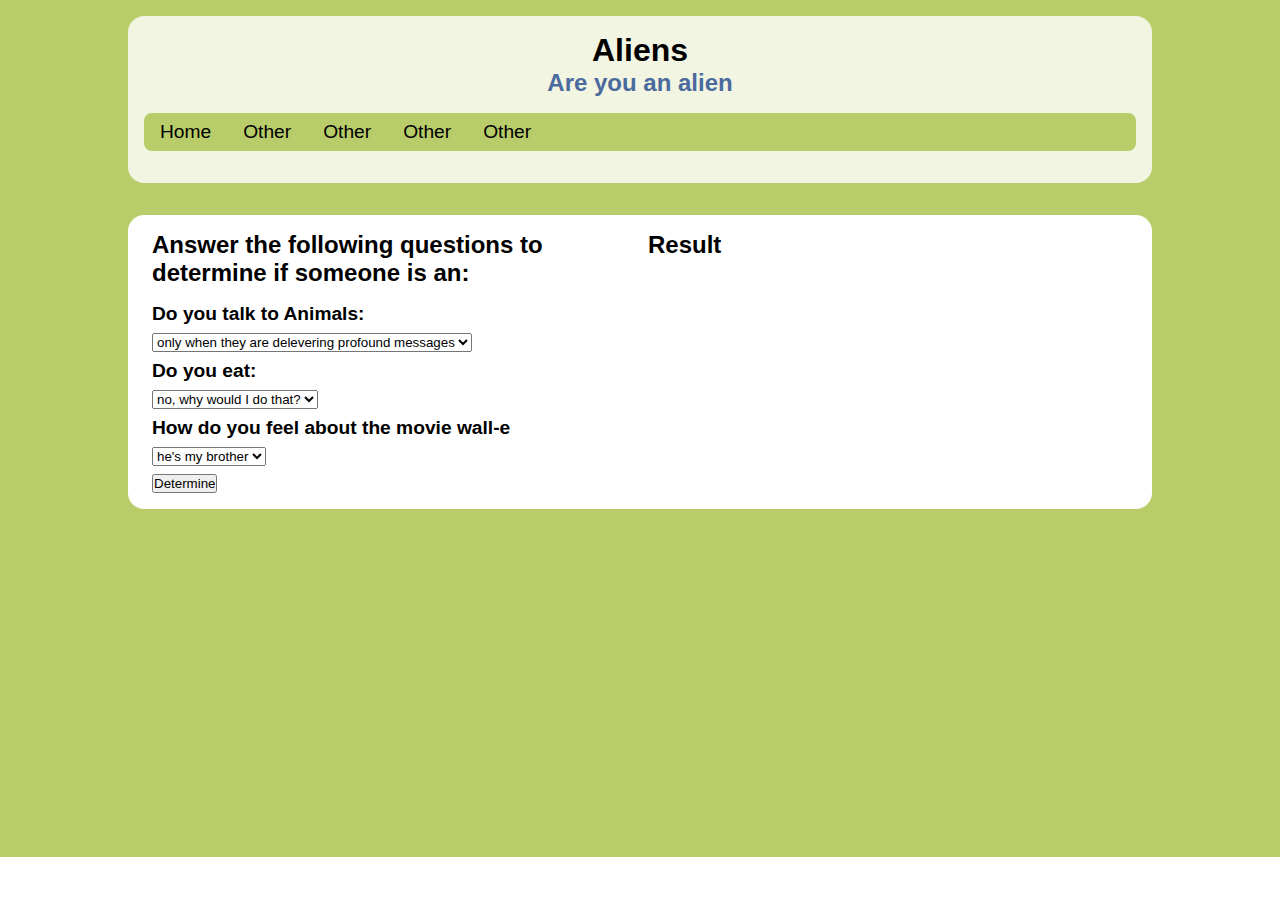
<file: KT/default.html>
<!DOCTYPE html>
<html lang="en">
  <head>
    <meta charset="UTF-8" />
    <meta http-equiv="X-UA-Compatible" content="IE=edge" />
    <meta name="viewport" content="width=device-width, initial-scale=1.0" />
    <title>Test 07/12/2021 - Web</title>
    <link rel="stylesheet" href="./css/style.css">
  </head>
  <body>
      <!-- Header -->
    <header class="header">
      <div class="container">
        <h1><a href="./default.html">Aliens</a></h1>
        <h2>Are you an alien</h2>
        <nav class="navigation">
          <ul class="menu">
            <li class="menu-item"><a href="./index.html">Home</a></li>
            <li class="menu-item"><a href="./index.html">Other</a></li>
            <li class="menu-item"><a href="./index.html">Other</a></li>
            <li class="menu-item"><a href="./index.html">Other</a></li>
            <li class="menu-item"><a href="./index.html">Other</a></li>
          </ul>
        </nav>
      </div>
    </header>
    <!-- Default -->
    <section class="default">
      <div class="container">
        <div class="default-container">
          <div class="default-quiz">
            <h2 class="default-heading">
              Answer the following questions to determine if someone is an:
            </h2>
            <div class="default-question">
              <h5>Do you talk to Animals:</h5>
              <select class="defaultAns">
                <option selected>
                  only when they are delevering profound messages
                </option>
                <option>other 1</option>
                <option>other 2</option>
              </select>
            </div>
            <div class="default-question">
              <h5>Do you eat:</h5>
              <select class="defaultAns">
                <option selected>no, why would I do that?</option>
                <option>other 1</option>
                <option>other 2</option>
              </select>
            </div>
            <div class="default-question">
              <h5>How do you feel about the movie wall-e</h5>
              <select class="defaultAns">
                <option selected>he's my brother</option>
                <option>other 1</option>
                <option>other 2</option>
              </select>
            </div>
            <button id="determine">Determine</button>
          </div>

          <div class="default-result">
            <h2 class="default-heading">Result</h2>
            <div class="default-box"></div>
          </div>
        </div>
      </div>
    </section>

    <script src="./js/default.js"></script>
  </body>
</html>
</file>
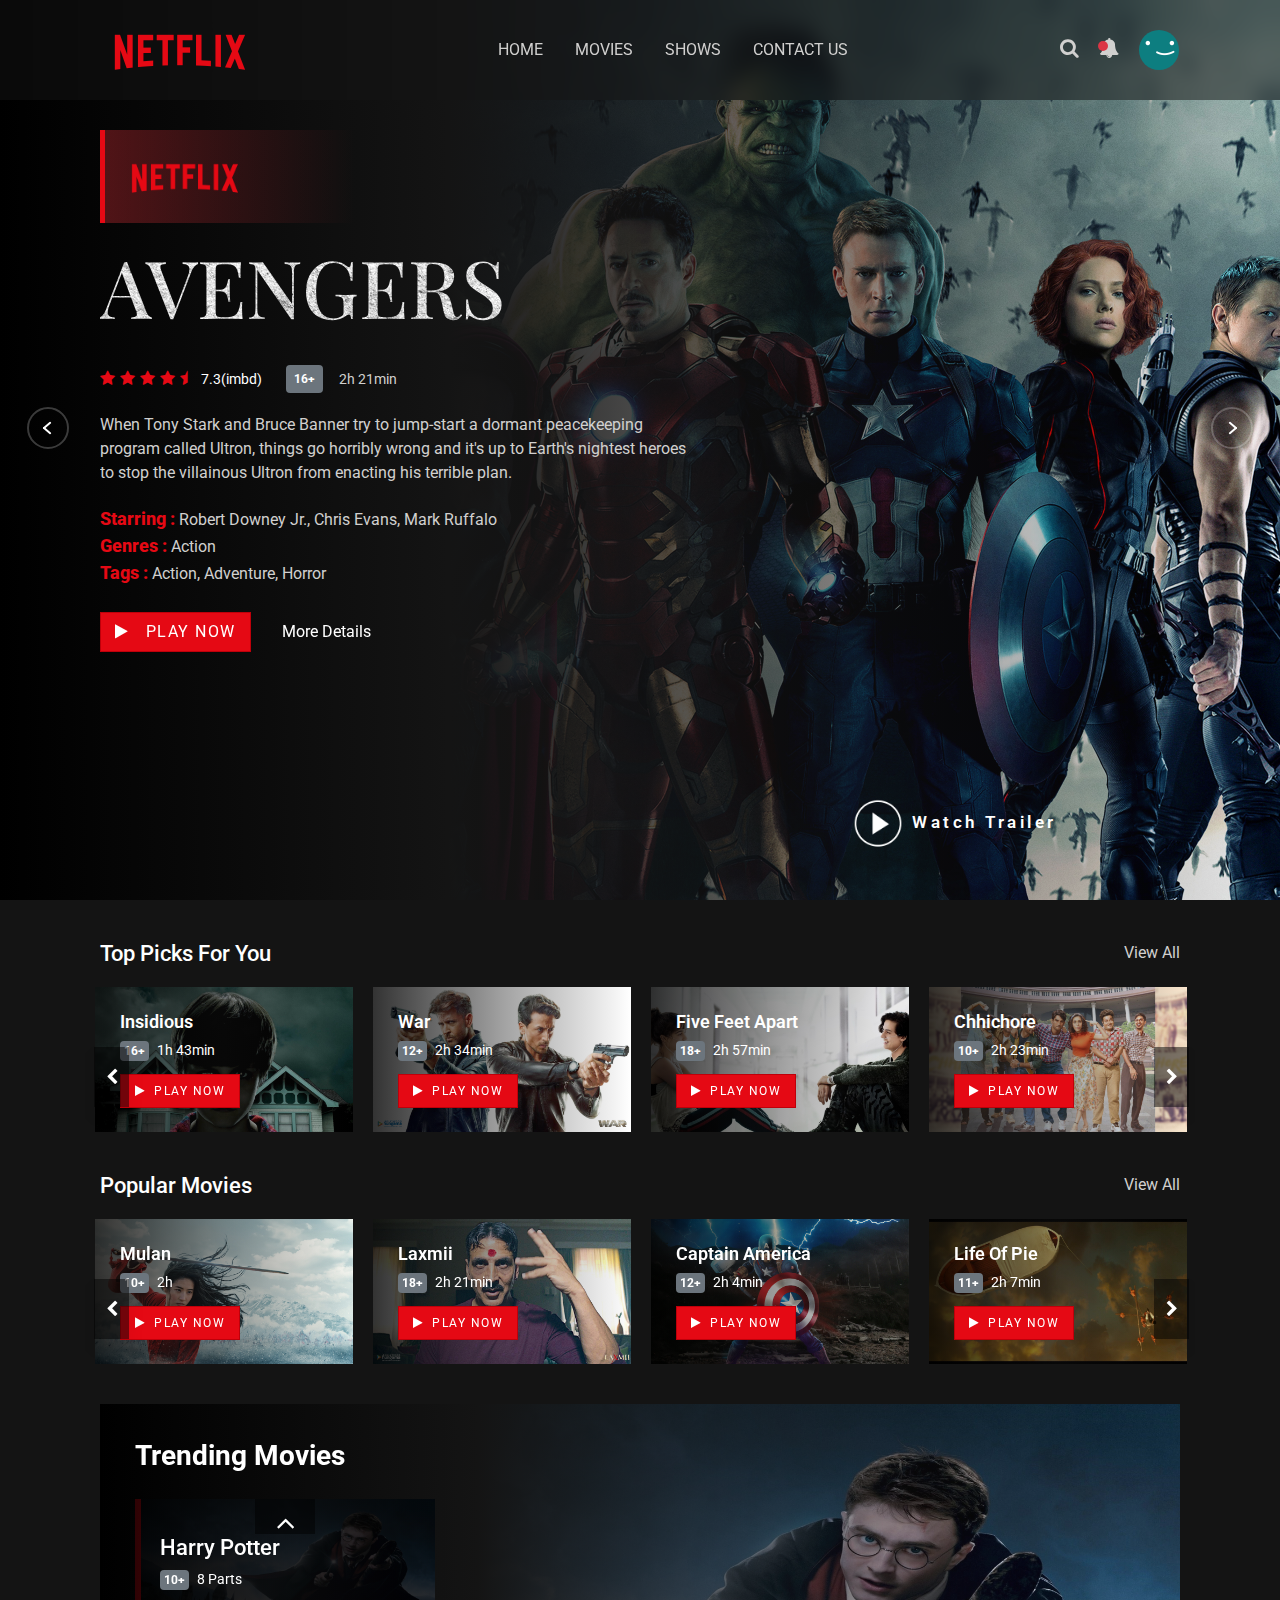
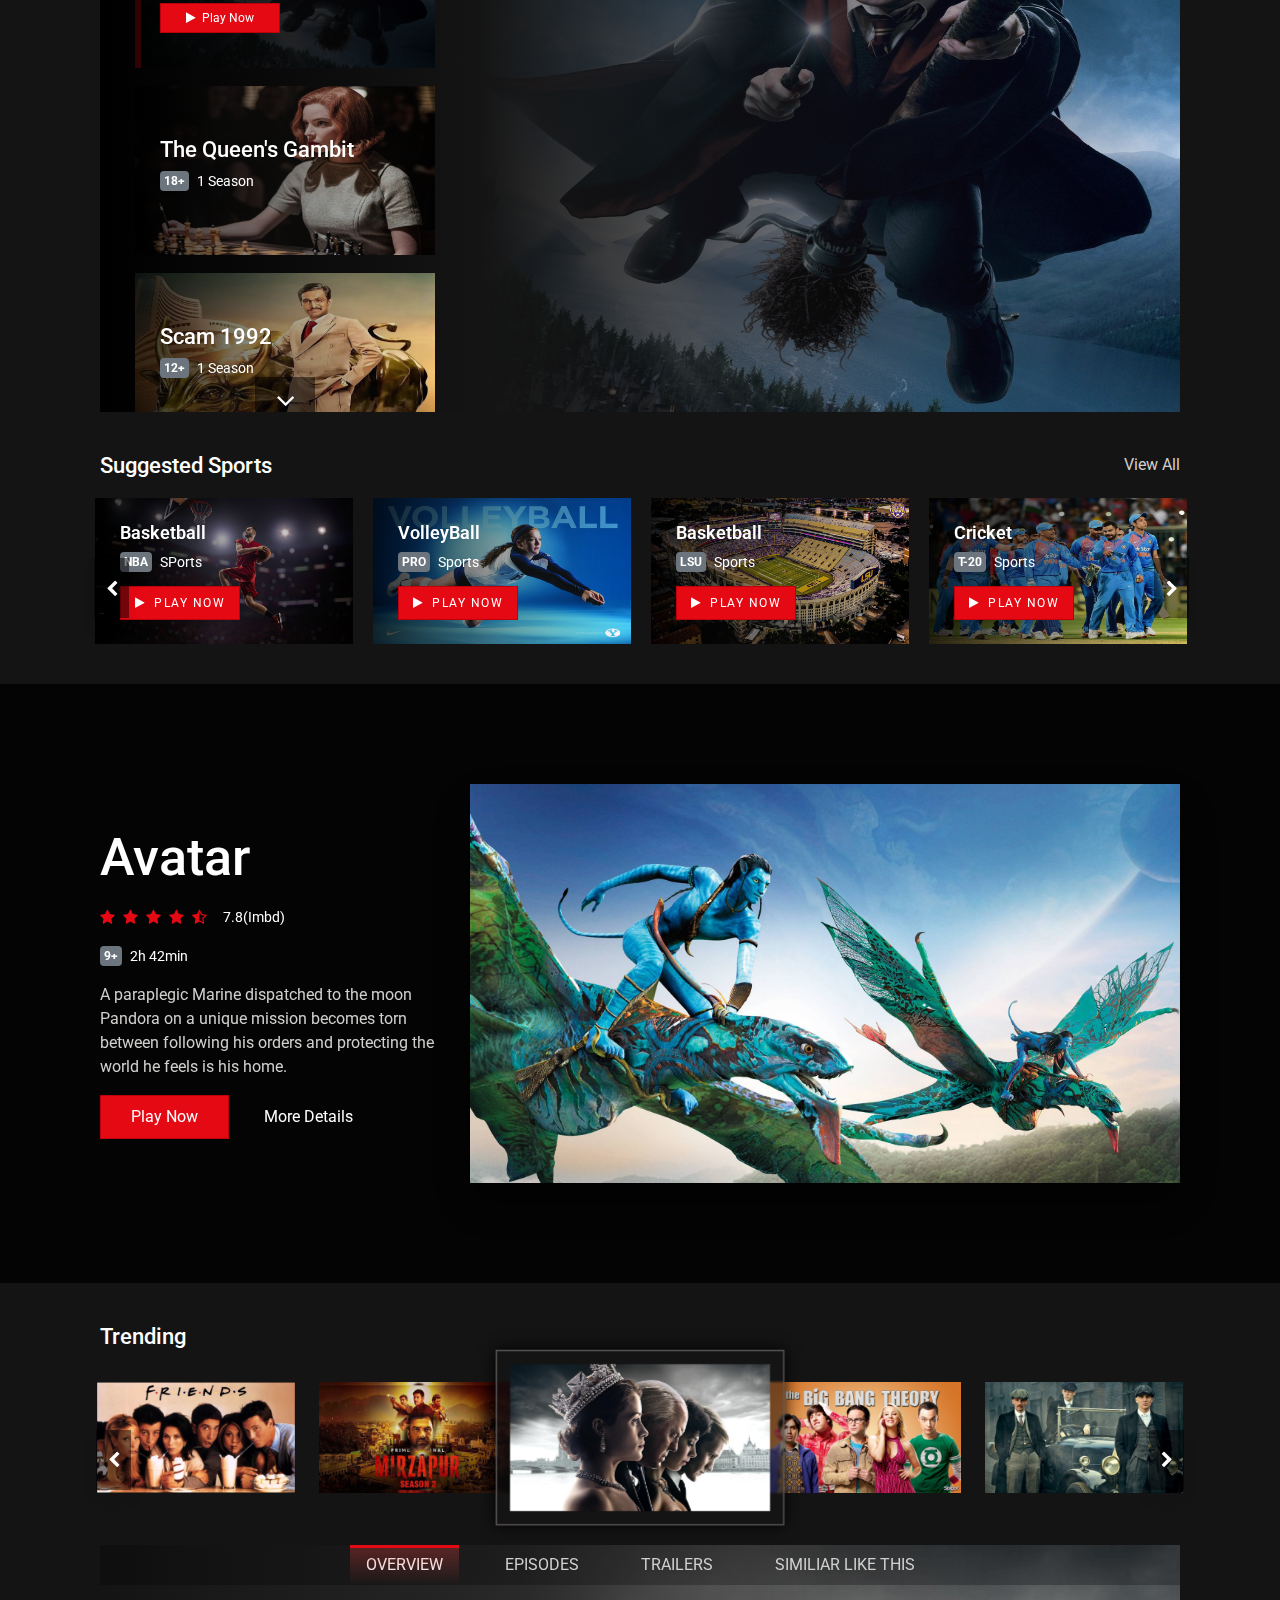
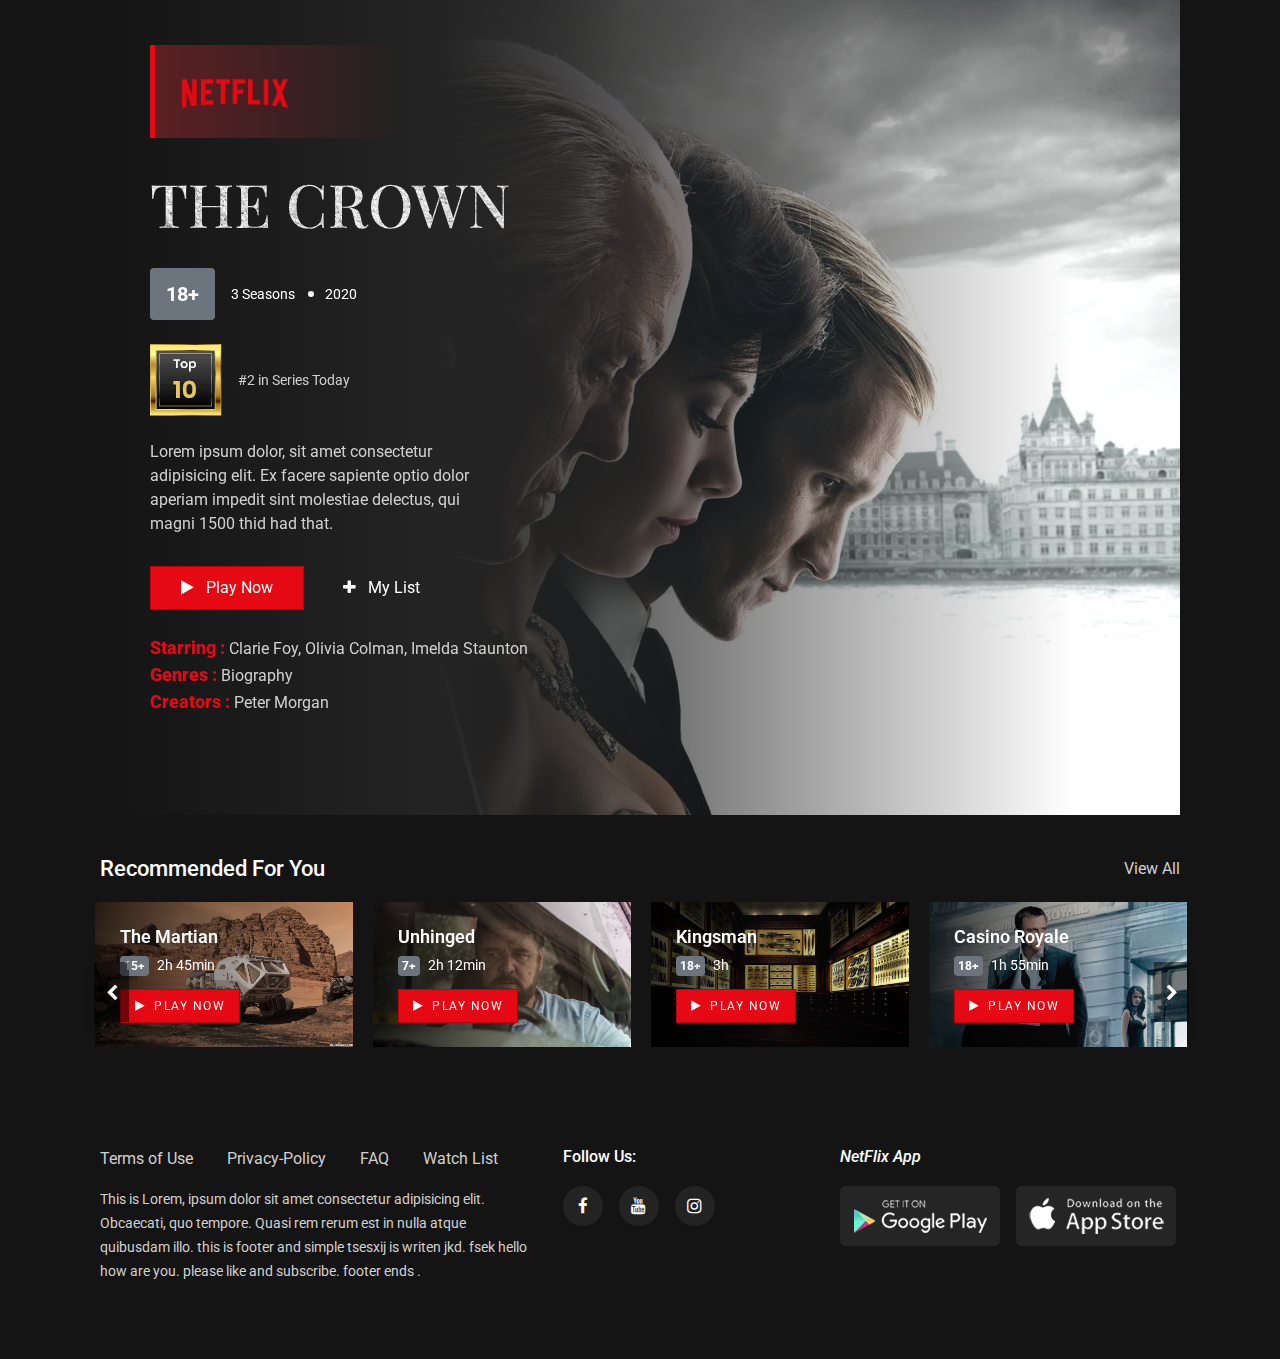
<file: Netflix/browse.html>
<!DOCTYPE html>
<html lang="en">

<head>
  <meta charset="UTF-8" />
  <meta http-equiv="X-UA-Compatible" content="IE=edge" />
  <meta name="viewport" content="width=device-width, initial-scale=1.0" />
  <title>Netflix</title>
  <link rel="icon" href="https://assets.nflxext.com/us/ffe/siteui/common/icons/nficon2016.png "/>
  <link rel="stylesheet" href="css/bootstrap.min.css" />
  <link rel="stylesheet" href="https://stackpath.bootstrapcdn.com/font-awesome/4.7.0/css/font-awesome.min.css" />
  <!-- i will provide this in description  -->
  <link rel="stylesheet" href="css/slick.css" />
  <link rel="stylesheet" href="css/slick-theme.css" />
  <link rel="stylesheet" href="css/owl.carousel.min.css" />
  <link rel="stylesheet" href="css/animate.min.css" />
  <link rel="stylesheet" href="css/magnific-popup.css" />
  <link rel="stylesheet" href="css/select2.min.css" />
  <link rel="stylesheet" href="css/select2-bootstrap4.min.css" />

  <link rel="stylesheet" href="css/slick-animation.css" />
  <link rel="stylesheet" href="css/browse.css" />
</head>

<body>
  <header id="main-header">
    <div class="main-header">
      <div class="container-fluid">
        <div class="row">
          <div class="col-sm-12">
            <nav class="navbar navbar-expand-lg navbar-light p-0">
              <a href="#" class="navbar-toggler c-toggler" data-toggle="collapse" data-target="#navbarSupportedContent"
                aria-controls="navbarSupportedContent" aria-expanded="false" aria-label="Toggle navigation">
                <div class="navbar-toggler-icon" data-toggle="collapse">
                  <span class="navbar-menu-icon navbar-menu-icon--top"></span>
                  <span class="navbar-menu-icon navbar-menu-icon--middle"></span>
                  <span class="navbar-menu-icon navbar-menu-icon--bottom"></span>
                </div>
              </a>
              <a href="browse.html" class="navbar-brand">
                <img src="images/logo.png" class="img-fluid logo" alt="" />
              </a>
              <div class="collapse navbar-collapse" id="navbarSupportedContent">
                <div class="menu-main-menu-container">
                  <ul id="top-menu" class="navbar-nav ml-auto">
                    <li class="menu-item"><a href="#">Home</a></li>
                    <li class="menu-item"><a href="#">Movies</a></li>
                    <li class="menu-item"><a href="#">Shows</a></li>
                    <li class="menu-item">
                      <a href="#">Contact Us</a>
                      <ul class="sub-menu">
                        <li class="menu-item"><a href="#">About Us</a></li>
                        <li class="menu-item"><a href="https://help.netflix.com/vi/contactus">Contact</a></li>
                        <li class="menu-item"><a href="https://help.netflix.com/vi/node/412">FAQ</a></li>
                        <li class="menu-item">
                          <a href="https://help.netflix.com/legal/privacy">Privacy-Policy</a>
                        </li>
                        <li class="menu-item">
                          <a href="#">Pricing</a>
                          <ul class="sub-menu">
                            <li class="menu-item">
                              <a href="#">Gold Membership</a>
                            </li>
                            <li class="menu-item">
                              <a href="#">Silver Membership</a>
                            </li>
                            <li class="menu-item">
                              <a href="#">Bronze Membership</a>
                            </li>
                          </ul>
                        </li>
                      </ul>
                    </li>
                  </ul>
                </div>
              </div>
              <div class="mobile-more-menu">
                <a href="javascript:void(0);" class="more-toggle" id="dropdownMenuButton" data-toggle="more-toggle"
                  aria-haspopup="true" aria-expanded="false">
                  <i class="fa fa-ellipsis-h"></i>
                </a>
                <div class="more-menu" aria-labelledby="dropdownMenuButton">
                  <div class="navbar-right position-relative">
                    <ul class="d-flex align-items-center justify-content-end list-inline m-0">
                      <li>
                        <a href="#" class="search-toggle">
                          <i class="fa fa-search"></i>
                        </a>
                        <div class="search-box iq-search-bar">
                          <form action="#" class="searchbox">
                            <div class="form-group position-relative">
                              <input type="text" class="text search-input font-size-12"
                                placeholder="type here to search..." />
                              <i class="search-link fa fa-search"></i>
                            </div>
                          </form>
                        </div>
                      </li>
                      <li class="nav-item nav-icon">
                        <a href="#" class="search-toggle position-relative">
                          <i class="fa fa-bell"></i>
                          <span class="bg-danger dots"></span>
                        </a>
                        <div class="iq-sub-dropdown">
                          <div class="iq-card shadow-none m-0">
                            <div class="iq-card-body">
                              <a href="#" class="iq-sub-card">
                                <div class="media align-items-center">
                                  <img src="./images/notify/thumb-1.jpg" alt="" class="img-fluid mr-3" />
                                  <div class="media-body">
                                    <h6 class="mb-0">Captain Marvel</h6>
                                    <small class="font-size-12">just now</small>
                                  </div>
                                </div>
                              </a>
                              <a href="#" class="iq-sub-card">
                                <div class="media align-items-center">
                                  <img src="./images/notify/thumb-2.jpg" alt="" class="img-fluid mr-3" />
                                  <div class="media-body">
                                    <h6 class="mb-0">
                                      Dora and The Lost City of Gold
                                    </h6>
                                    <small class="font-size-12">25 mins ago</small>
                                  </div>
                                </div>
                              </a>
                              <a href="#" class="iq-sub-card">
                                <div class="media align-items-center">
                                  <img src="images/notify/thumb-3.jpg" alt="" class="img-fluid mr-3" />
                                  <div class="media-body">
                                    <h6 class="mb-0">Mulan</h6>
                                    <small class="font-size-12">1h 30 mins ago</small>
                                  </div>
                                </div>
                              </a>
                            </div>
                          </div>
                        </div>
                      </li>
                      <li>
                        <a href="#" class="iq-user-dropdown search-toggle d-flex align-items-center">
                          <img src="images/user/user.png" class="img-fluid user-m rounded-circle" alt="" />
                        </a>
                        <div class="iq-sub-dropdown iq-user-dropdown">
                          <div class="iq-card shadow-none m-0">
                            <div class="iq-card-body p-0 pl-3 pr-3">
                              <a href="#" class="iq-sub-card setting-dropdown">
                                <div class="media align-items-center">
                                  <div class="right-icon">
                                    <i class="fa fa-user text-primary"></i>
                                  </div>
                                  <div class="media-body ml-3">
                                    <h6 class="mb-0">Manage Profile</h6>
                                  </div>
                                </div>
                              </a>
                              <a href="#" class="iq-sub-card setting-dropdown">
                                <div class="media align-items-center">
                                  <div class="right-icon">
                                    <i class="fa fa-cog text-primary"></i>
                                  </div>
                                  <div class="media-body ml-3">
                                    <h6 class="mb-0">Settings</h6>
                                  </div>
                                </div>
                              </a>
                              <a href="#" class="iq-sub-card setting-dropdown">
                                <div class="media align-items-center">
                                  <div class="right-icon">
                                    <i class="fa fa-inr text-primary"></i>
                                  </div>
                                  <div class="media-body ml-3">
                                    <h6 class="mb-0">Pricing Plan</h6>
                                  </div>
                                </div>
                              </a>
                              <a href="./login-en.html" class="iq-sub-card setting-dropdown">
                                <div class="media align-items-center">
                                  <div class="right-icon">
                                    <i class="fa fa-sign-out text-primary"></i>
                                  </div>
                                  <div class="media-body ml-3">
                                    <h6 class="mb-0">Logout</h6>
                                  </div>
                                </div>
                              </a>
                            </div>
                          </div>
                        </div>
                      </li>
                    </ul>
                  </div>
                </div>
              </div>

              <div class="navbar-right menu-right">
                <ul class="d-flex align-items-center list-inline m-0">
                  <li class="nav-item nav-icon">
                    <a href="#" class="search-toggle device-search">
                      <i class="fa fa-search"></i>
                    </a>
                    <div class="search-box iq-search-bar d-search">
                      <form action="#" class="searchbox">
                        <div class="form-group position-relative">
                          <input type="text" class="text search-input font-size-12"
                            placeholder="type here to search..." />
                          <i class="search-link fa fa-search"></i>
                        </div>
                      </form>
                    </div>
                  </li>
                  <li class="nav-item nav-icon">
                    <a href="#" class="search-toggle" data-toggle="search-toggle">
                      <i class="fa fa-bell"></i>
                      <span class="bg-danger dots"></span>
                    </a>
                    <div class="iq-sub-dropdown">
                      <div class="iq-card shadow-none m-0">
                        <div class="iq-card-body">
                          <a href="#" class="iq-sub-card">
                            <div class="media align-items-center">
                              <img src="images/notify/thumb-1.jpg" alt="" class="img-fluid mr-3" />
                              <div class="media-body">
                                <h6 class="mb-0">Captain Marvel</h6>
                                <small class="font-size-12">just now</small>
                              </div>
                            </div>
                          </a>
                          <a href="#" class="iq-sub-card">
                            <div class="media align-items-center">
                              <img src="images/notify/thumb-2.jpg" alt="" class="img-fluid mr-3" />
                              <div class="media-body">
                                <h6 class="mb-0">
                                  Dora and The Lost City of Gold
                                </h6>
                                <small class="font-size-12">25 mins ago</small>
                              </div>
                            </div>
                          </a>
                          <a href="#" class="iq-sub-card">
                            <div class="media align-items-center">
                              <img src="images/notify/thumb-3.jpg" alt="" class="img-fluid mr-3" />
                              <div class="media-body">
                                <h6 class="mb-0">Mulan</h6>
                                <small class="font-size-12">1h 30 mins ago</small>
                              </div>
                            </div>
                          </a>
                        </div>
                      </div>
                    </div>
                  </li>
                  <li class="nav-item nav-icon">
                    <a href="#" class="iq-user-dropdown search-toggle d-flex align-items-center p-0">
                      <img src="images/user/user.png" class="img-fluid user-m rounded-circle" alt="" />
                    </a>
                    <div class="iq-sub-dropdown iq-user-dropdown">
                      <div class="iq-card shadow-none m-0">
                        <div class="iq-card-body p-0 pl-3 pr-3">
                          <a href="#" class="iq-sub-card setting-dropdown">
                            <div class="media align-items-center">
                              <div class="right-icon">
                                <i class="fa fa-user text-primary"></i>
                              </div>
                              <div class="media-body ml-3">
                                <h6 class="mb-0">Manage Profile</h6>
                              </div>
                            </div>
                          </a>
                          <a href="#" class="iq-sub-card setting-dropdown">
                            <div class="media align-items-center">
                              <div class="right-icon">
                                <i class="fa fa-cog text-primary"></i>
                              </div>
                              <div class="media-body ml-3">
                                <h6 class="mb-0">Settings</h6>
                              </div>
                            </div>
                          </a>
                          <a href="#" class="iq-sub-card setting-dropdown">
                            <div class="media align-items-center">
                              <div class="right-icon">
                                <i class="fa fa-inr text-primary"></i>
                              </div>
                              <div class="media-body ml-3">
                                <h6 class="mb-0">Pricing Plan</h6>
                              </div>
                            </div>
                          </a>
                          <a href="./login-en.html" class="iq-sub-card setting-dropdown">
                            <div class="media align-items-center">
                              <div class="right-icon">
                                <i class="fa fa-sign-out text-primary"></i>
                              </div>
                              <div class="media-body ml-3">
                                <h6 class="mb-0">Logout</h6>
                              </div>
                            </div>
                          </a>
                        </div>
                      </div>
                    </div>
                  </li>
                </ul>
              </div>
            </nav>
            <div class="nav-overlay"></div>
          </div>
        </div>
      </div>
    </div>
  </header>

  <!-- slider starts  -->
  <section id="home" class="iq-main-slider p-0">
    <div id="home-slider" class="slider m-0 p-0">
      <div class="slide slick-bg s-bg-1">
        <div class="container-fluid position-relative h-100">
          <div class="slider-inner h-100">
            <div class="row align-items-center h--100">
              <div class="col-xl-6 col-lg-12 col-md-12">
                <a href="javascript:void(0)">
                  <div class="channel-logo" data-animation-in="fadeInLeft" data-delay-in="0.5">
                    <img src="images/logo.png" class="c-logo" alt="" />
                  </div>
                </a>
                <h1 class="slider-text big-title title text-uppercase" data-animation-in="fadeInLeft"
                  data-delay-in="0.6">
                  Avengers
                </h1>
                <div class="d-flex flex-wrap align-items-center fadeInLeft animated" data-animation-in="fadeInLeft"
                  style="opacity: 1">
                  <div class="slider-ratting d-flex align-items-center mr-4 mt-2 mt-md-3">
                    <ul
                      class="ratting-start p-0 m-0 list-inline text-primary d-flex align-items-center justify-content-left">
                      <li><i class="fa fa-star"></i></li>
                      <li><i class="fa fa-star"></i></li>
                      <li><i class="fa fa-star"></i></li>
                      <li><i class="fa fa-star"></i></li>
                      <li><i class="fa fa-star-half"></i></li>
                    </ul>
                    <span class="text-white ml-2">7.3(imbd)</span>
                  </div>
                  <div class="d-flex align-items-center mt-2 mt-md-3">
                    <span class="badge badge-secondary p-2">16+</span>
                    <span class="ml-3">2h 21min</span>
                  </div>
                </div>
                <p data-animation-in="fadeInUp">
                  When Tony Stark and Bruce Banner try to jump-start a dormant
                  peacekeeping program called Ultron, things go horribly wrong
                  and it's up to Earth's nightest heroes to stop the
                  villainous Ultron from enacting his terrible plan.
                </p>
                <div class="trending-list" data-animation-in="fadeInUp" data-delay-in="1.2">
                  <div class="text-primary title starring">
                    Starring :
                    <span class="text-body">Robert Downey Jr., Chris Evans, Mark Ruffalo</span>
                  </div>
                  <div class="text-primary title genres">
                    Genres : <span class="text-body">Action</span>
                  </div>
                  <div class="text-primary title tag">
                    Tags :
                    <span class="text-body">Action, Adventure, Horror</span>
                  </div>
                </div>
                <div class="d-flex align-items-center r-mb-23 mt-4" data-animation-in="fadeInUp" data-delay-in="1.2">
                  <a href="#" class="btn btn-hover iq-button"><i class="fa fa-play mr-3"></i>Play Now</a>
                  <a href="#" class="btn btn-link">More Details</a>
                </div>
              </div>
            </div>
            <div class="col-xl-5 col-lg-12 col-md-12 trailor-video">
              <a href="video/trailer.mp4" class="video-open playbtn">
                <img src="images/play.png" class="play" alt="" />
                <span class="w-trailor">Watch Trailer</span>
              </a>
            </div>
          </div>
        </div>
      </div>
      <div class="slide slick-bg s-bg-2">
        <div class="container-fluid position-relative h-100">
          <div class="slider-inner h-100">
            <div class="row align-items-center h--100">
              <div class="col-xl-6 col-lg-12 col-md-12">
                <a href="javascript:void(0)">
                  <div class="channel-logo" data-animation-in="fadeInLeft" data-delay-in="0.5">
                    <img src="images/logo.png" class="c-logo" alt="" />
                  </div>
                </a>
                <h1 class="slider-text big-title title text-uppercase" data-animation-in="fadeInLeft"
                  data-delay-in="0.6">
                  Frozen
                </h1>
                <div class="d-flex flex-wrap align-items-center fadeInLeft animated" data-animation-in="fadeInLeft"
                  style="opacity: 1">
                  <div class="slider-ratting d-flex align-items-center mr-4 mt-2 mt-md-3">
                    <ul
                      class="ratting-start p-0 m-0 list-inline text-primary d-flex align-items-center justify-content-left">
                      <li><i class="fa fa-star"></i></li>
                      <li><i class="fa fa-star"></i></li>
                      <li><i class="fa fa-star"></i></li>
                      <li><i class="fa fa-star"></i></li>
                      <li><i class="fa fa-star-half"></i></li>
                    </ul>
                    <span class="text-white ml-2">7.4(imbd)</span>
                  </div>
                  <div class="d-flex align-items-center mt-2 mt-md-3">
                    <span class="badge badge-secondary p-2">13+</span>
                    <span class="ml-3">1h 42min</span>
                  </div>
                </div>
                <p data-animation-in="fadeInUp">
                  When the newly crowned Queen Elsa accidentally uses her
                  power to turn things into ice to curse her home in infinte
                  winter, her sister Anna teams up with a mountain man, his
                  playful reindeer, and a snowman to change the weather
                  condition.
                </p>
                <div class="trending-list" data-animation-in="fadeInUp" data-delay-in="1.2">
                  <div class="text-primary title starring">
                    Starring :
                    <span class="text-body">Kristan Bell, Idina menzel, Jonathan Groff</span>
                  </div>
                  <div class="text-primary title genres">
                    Genres : <span class="text-body">Animation</span>
                  </div>
                  <div class="text-primary title tag">
                    Tags :
                    <span class="text-body">Animation, Adventure, Comedy</span>
                  </div>
                </div>
                <div class="d-flex align-items-center r-mb-23 mt-4" data-animation-in="fadeInUp" data-delay-in="1.2">
                  <a href="#" class="btn btn-hover iq-button"><i class="fa fa-play mr-3"></i>Play Now</a>
                  <a href="#" class="btn btn-link">More Details</a>
                </div>
              </div>
            </div>
            <div class="col-xl-5 col-lg-12 col-md-12 trailor-video">
              <a href="video/trailer.mp4" class="video-open playbtn">
                <img src="images/play.png" class="play" alt="" />
                <span class="w-trailor">Watch Trailer</span>
              </a>
            </div>
          </div>
        </div>
      </div>
      <div class="slide slick-bg s-bg-3">
        <div class="container-fluid position-relative h-100">
          <div class="slider-inner h-100">
            <div class="row align-items-center h--100">
              <div class="col-xl-6 col-lg-12 col-md-12">
                <a href="javascript:void(0)">
                  <div class="channel-logo" data-animation-in="fadeInLeft" data-delay-in="0.5">
                    <img src="images/logo.png" class="c-logo" alt="" />
                  </div>
                </a>
                <h1 class="slider-text big-title title text-uppercase" data-animation-in="fadeInLeft"
                  data-delay-in="0.6">
                  The Conjuring
                </h1>
                <div class="d-flex flex-wrap align-items-center fadeInLeft animated" data-animation-in="fadeInLeft"
                  style="opacity: 1">
                  <div class="slider-ratting d-flex align-items-center mr-4 mt-2 mt-md-3">
                    <ul
                      class="ratting-start p-0 m-0 list-inline text-primary d-flex align-items-center justify-content-left">
                      <li><i class="fa fa-star"></i></li>
                      <li><i class="fa fa-star"></i></li>
                      <li><i class="fa fa-star"></i></li>
                      <li><i class="fa fa-star"></i></li>
                      <li><i class="fa fa-star-half"></i></li>
                    </ul>
                    <span class="text-white ml-2">7.5(imbd)</span>
                  </div>
                  <div class="d-flex align-items-center mt-2 mt-md-3">
                    <span class="badge badge-secondary p-2">16+</span>
                    <span class="ml-3">1h 52min</span>
                  </div>
                </div>
                <p data-animation-in="fadeInUp">
                  Paranomal investigators Ed and Lorraine Warren work to help
                  a family terrorized by a dark presence in their farmhouse.
                </p>
                <div class="trending-list" data-animation-in="fadeInUp" data-delay-in="1.2">
                  <div class="text-primary title starring">
                    Starring :
                    <span class="text-body">Patrick Wilson, Vera Farminga, Ron Livingston</span>
                  </div>
                  <div class="text-primary title genres">
                    Genres : <span class="text-body">Horror</span>
                  </div>
                  <div class="text-primary title tag">
                    Tags :
                    <span class="text-body">Horror, Mystery, Thriller</span>
                  </div>
                </div>
                <div class="d-flex align-items-center r-mb-23 mt-4" data-animation-in="fadeInUp" data-delay-in="1.2">
                  <a href="#" class="btn btn-hover iq-button"><i class="fa fa-play mr-3"></i>Play Now</a>
                  <a href="#" class="btn btn-link">More Details</a>
                </div>
              </div>
            </div>
            <div class="col-xl-5 col-lg-12 col-md-12 trailor-video">
              <a href="video/trailer.mp4" class="video-open playbtn">
                <img src="images/play.png" class="play" alt="" />
                <span class="w-trailor">Watch Trailer</span>
              </a>
            </div>
          </div>
        </div>
      </div>
    </div>
  </section>
  <!-- slider ends -->

  <!-- main content starts  -->
  <div class="main-content">
    <!-- favorite section starts   -->

    <section id="iq-favorites">
      <div class="container-fluid">
        <div class="row">
          <div class="col-sm-12 overflow-hidden">
            <div class="iq-main-header d-flex align-items-center justify-content-between">
              <h4 class="main-title">Top Picks For You</h4>
              <a href="#" class="iq-view-all">View All</a>
            </div>
            <div class="favorite-contens">
              <ul class="favorites-slider list-inline row p-0 mb-0">
                <!-- slide item 1 -->
                <li class="slide-item">
                  <div class="block-images position-relative">
                    <div class="img-box">
                      <img src="images/favorite/f1.jpg" class="img-fluid" alt="" />
                    </div>
                    <div class="block-description">
                      <h6 class="iq-title">
                        <a href="#"> Insidious </a>
                      </h6>
                      <div class="movie-time d-flex align-items-center my-2">
                        <div class="badge badge-secondary p-1 mr-2">16+</div>
                        <span class="text-white">1h 43min</span>
                      </div>
                      <div class="hover-buttons">
                        <span class="btn btn-hover iq-button">
                          <i class="fa fa-play mr-1"></i>
                          Play Now
                        </span>
                      </div>
                    </div>
                    <div class="block-social-info">
                      <ul class="list-inline p-0 m-0 music-play-lists">
                        <li class="share">
                          <span><i class="fa fa-share-alt"></i></span>
                          <div class="share-box">
                            <div class="d-flex align-items-center">
                              <a href="#" class="share-ico"><i class="fa fa-share-alt"></i></a>
                              <a href="#" class="share-ico"><i class="fa fa-youtube"></i></a>
                              <a href="#" class="share-ico"><i class="fa fa-instagram"></i></a>
                            </div>
                          </div>
                        </li>
                        <li>
                          <span><i class="fa fa-heart"></i></span>
                          <span class="count-box">19+</span>
                        </li>
                        <li>
                          <span><i class="fa fa-plus"></i></span>
                        </li>
                      </ul>
                    </div>
                  </div>
                </li>
                <!-- slide item 2 -->
                <li class="slide-item">
                  <div class="block-images position-relative">
                    <div class="img-box">
                      <img src="images/favorite/f2.jpg" class="img-fluid" alt="" />
                    </div>
                    <div class="block-description">
                      <h6 class="iq-title">
                        <a href="#"> War </a>
                      </h6>
                      <div class="movie-time d-flex align-items-center my-2">
                        <div class="badge badge-secondary p-1 mr-2">12+</div>
                        <span class="text-white">2h 34min</span>
                      </div>
                      <div class="hover-buttons">
                        <span class="btn btn-hover iq-button">
                          <i class="fa fa-play mr-1"></i>
                          Play Now
                        </span>
                      </div>
                    </div>
                    <div class="block-social-info">
                      <ul class="list-inline p-0 m-0 music-play-lists">
                        <li class="share">
                          <span><i class="fa fa-share-alt"></i></span>
                          <div class="share-box">
                            <div class="d-flex align-items-center">
                              <a href="#" class="share-ico"><i class="fa fa-share-alt"></i></a>
                              <a href="#" class="share-ico"><i class="fa fa-youtube"></i></a>
                              <a href="#" class="share-ico"><i class="fa fa-instagram"></i></a>
                            </div>
                          </div>
                        </li>
                        <li>
                          <span><i class="fa fa-heart"></i></span>
                          <span class="count-box">58+</span>
                        </li>
                        <li>
                          <span><i class="fa fa-plus"></i></span>
                        </li>
                      </ul>
                    </div>
                  </div>
                </li>
                <!-- slide item 3 -->
                <li class="slide-item">
                  <div class="block-images position-relative">
                    <div class="img-box">
                      <img src="images/favorite/f3.jpg" class="img-fluid" alt="" />
                    </div>
                    <div class="block-description">
                      <h6 class="iq-title">
                        <a href="#"> Five Feet Apart </a>
                      </h6>
                      <div class="movie-time d-flex align-items-center my-2">
                        <div class="badge badge-secondary p-1 mr-2">18+</div>
                        <span class="text-white">2h 57min</span>
                      </div>
                      <div class="hover-buttons">
                        <span class="btn btn-hover iq-button">
                          <i class="fa fa-play mr-1"></i>
                          Play Now
                        </span>
                      </div>
                    </div>
                    <div class="block-social-info">
                      <ul class="list-inline p-0 m-0 music-play-lists">
                        <li class="share">
                          <span><i class="fa fa-share-alt"></i></span>
                          <div class="share-box">
                            <div class="d-flex align-items-center">
                              <a href="#" class="share-ico"><i class="fa fa-share-alt"></i></a>
                              <a href="#" class="share-ico"><i class="fa fa-youtube"></i></a>
                              <a href="#" class="share-ico"><i class="fa fa-instagram"></i></a>
                            </div>
                          </div>
                        </li>
                        <li>
                          <span><i class="fa fa-heart"></i></span>
                          <span class="count-box">19+</span>
                        </li>
                        <li>
                          <span><i class="fa fa-plus"></i></span>
                        </li>
                      </ul>
                    </div>
                  </div>
                </li>
                <!-- slide item 4 -->
                <li class="slide-item">
                  <div class="block-images position-relative">
                    <div class="img-box">
                      <img src="images/favorite/f4.jpg" class="img-fluid" alt="" />
                    </div>
                    <div class="block-description">
                      <h6 class="iq-title">
                        <a href="#"> Chhichore </a>
                      </h6>
                      <div class="movie-time d-flex align-items-center my-2">
                        <div class="badge badge-secondary p-1 mr-2">10+</div>
                        <span class="text-white">2h 23min</span>
                      </div>
                      <div class="hover-buttons">
                        <span class="btn btn-hover iq-button">
                          <i class="fa fa-play mr-1"></i>
                          Play Now
                        </span>
                      </div>
                    </div>
                    <div class="block-social-info">
                      <ul class="list-inline p-0 m-0 music-play-lists">
                        <li class="share">
                          <span><i class="fa fa-share-alt"></i></span>
                          <div class="share-box">
                            <div class="d-flex align-items-center">
                              <a href="#" class="share-ico"><i class="fa fa-share-alt"></i></a>
                              <a href="#" class="share-ico"><i class="fa fa-youtube"></i></a>
                              <a href="#" class="share-ico"><i class="fa fa-instagram"></i></a>
                            </div>
                          </div>
                        </li>
                        <li>
                          <span><i class="fa fa-heart"></i></span>
                          <span class="count-box">19+</span>
                        </li>
                        <li>
                          <span><i class="fa fa-plus"></i></span>
                        </li>
                      </ul>
                    </div>
                  </div>
                </li>
                <!-- slide item 5 -->
                <li class="slide-item">
                  <div class="block-images position-relative">
                    <div class="img-box">
                      <img src="images/favorite/f5.jpg" class="img-fluid" alt="" />
                    </div>
                    <div class="block-description">
                      <h6 class="iq-title">
                        <a href="#"> Doctor Strange </a>
                      </h6>
                      <div class="movie-time d-flex align-items-center my-2">
                        <div class="badge badge-secondary p-1 mr-2">12+</div>
                        <span class="text-white">1h 55min</span>
                      </div>
                      <div class="hover-buttons">
                        <span class="btn btn-hover iq-button">
                          <i class="fa fa-play mr-1"></i>
                          Play Now
                        </span>
                      </div>
                    </div>
                    <div class="block-social-info">
                      <ul class="list-inline p-0 m-0 music-play-lists">
                        <li class="share">
                          <span><i class="fa fa-share-alt"></i></span>
                          <div class="share-box">
                            <div class="d-flex align-items-center">
                              <a href="#" class="share-ico"><i class="fa fa-share-alt"></i></a>
                              <a href="#" class="share-ico"><i class="fa fa-youtube"></i></a>
                              <a href="#" class="share-ico"><i class="fa fa-instagram"></i></a>
                            </div>
                          </div>
                        </li>
                        <li>
                          <span><i class="fa fa-heart"></i></span>
                          <span class="count-box">19+</span>
                        </li>
                        <li>
                          <span><i class="fa fa-plus"></i></span>
                        </li>
                      </ul>
                    </div>
                  </div>
                </li>
              </ul>
            </div>
          </div>
        </div>
      </div>
    </section>

    <!-- favourite section ends -->

    <!-- upcoming contents section starts  -->
    <section id="iq-upcoming-movie">
      <div class="container-fluid">
        <div class="row">
          <div class="col-sm-12 overflow-hidden">
            <div class="iq-main-header d-flex align-items-center justify-content-between">
              <h4 class="main-title">Popular Movies</h4>
              <a href="#" class="iq-view-all">View All</a>
            </div>
            <div class="favorite-contens">
              <ul class="favorites-slider list-inline row p-0 mb-0">
                <!-- slide item 1 -->
                <li class="slide-item">
                  <div class="block-images position-relative">
                    <div class="img-box">
                      <img src="images/popular/u1.jpg" class="img-fluid" alt="" />
                    </div>
                    <div class="block-description">
                      <h6 class="iq-title">
                        <a href="#"> Mulan </a>
                      </h6>
                      <div class="movie-time d-flex align-items-center my-2">
                        <div class="badge badge-secondary p-1 mr-2">10+</div>
                        <span class="text-white">2h</span>
                      </div>
                      <div class="hover-buttons">
                        <span class="btn btn-hover iq-button">
                          <i class="fa fa-play mr-1"></i>
                          Play Now
                        </span>
                      </div>
                    </div>
                    <div class="block-social-info">
                      <ul class="list-inline p-0 m-0 music-play-lists">
                        <li class="share">
                          <span><i class="fa fa-share-alt"></i></span>
                          <div class="share-box">
                            <div class="d-flex align-items-center">
                              <a href="#" class="share-ico"><i class="fa fa-share-alt"></i></a>
                              <a href="#" class="share-ico"><i class="fa fa-youtube"></i></a>
                              <a href="#" class="share-ico"><i class="fa fa-instagram"></i></a>
                            </div>
                          </div>
                        </li>
                        <li>
                          <span><i class="fa fa-heart"></i></span>
                          <span class="count-box">89+</span>
                        </li>
                        <li>
                          <span><i class="fa fa-plus"></i></span>
                        </li>
                      </ul>
                    </div>
                  </div>
                </li>
                <!-- slide item 2 -->
                <li class="slide-item">
                  <div class="block-images position-relative">
                    <div class="img-box">
                      <img src="images/popular/u2.jpg" class="img-fluid" alt="" />
                    </div>
                    <div class="block-description">
                      <h6 class="iq-title">
                        <a href="#"> Laxmii </a>
                      </h6>
                      <div class="movie-time d-flex align-items-center my-2">
                        <div class="badge badge-secondary p-1 mr-2">18+</div>
                        <span class="text-white">2h 21min</span>
                      </div>
                      <div class="hover-buttons">
                        <span class="btn btn-hover iq-button">
                          <i class="fa fa-play mr-1"></i>
                          Play Now
                        </span>
                      </div>
                    </div>
                    <div class="block-social-info">
                      <ul class="list-inline p-0 m-0 music-play-lists">
                        <li class="share">
                          <span><i class="fa fa-share-alt"></i></span>
                          <div class="share-box">
                            <div class="d-flex align-items-center">
                              <a href="#" class="share-ico"><i class="fa fa-share-alt"></i></a>
                              <a href="#" class="share-ico"><i class="fa fa-youtube"></i></a>
                              <a href="#" class="share-ico"><i class="fa fa-instagram"></i></a>
                            </div>
                          </div>
                        </li>
                        <li>
                          <span><i class="fa fa-heart"></i></span>
                          <span class="count-box">35+</span>
                        </li>
                        <li>
                          <span><i class="fa fa-plus"></i></span>
                        </li>
                      </ul>
                    </div>
                  </div>
                </li>
                <!-- slide item 3 -->
                <li class="slide-item">
                  <div class="block-images position-relative">
                    <div class="img-box">
                      <img src="images/popular/u3.jpg" class="img-fluid" alt="" />
                    </div>
                    <div class="block-description">
                      <h6 class="iq-title">
                        <a href="#"> Captain America </a>
                      </h6>
                      <div class="movie-time d-flex align-items-center my-2">
                        <div class="badge badge-secondary p-1 mr-2">12+</div>
                        <span class="text-white">2h 4min</span>
                      </div>
                      <div class="hover-buttons">
                        <span class="btn btn-hover iq-button">
                          <i class="fa fa-play mr-1"></i>
                          Play Now
                        </span>
                      </div>
                    </div>
                    <div class="block-social-info">
                      <ul class="list-inline p-0 m-0 music-play-lists">
                        <li class="share">
                          <span><i class="fa fa-share-alt"></i></span>
                          <div class="share-box">
                            <div class="d-flex align-items-center">
                              <a href="#" class="share-ico"><i class="fa fa-share-alt"></i></a>
                              <a href="#" class="share-ico"><i class="fa fa-youtube"></i></a>
                              <a href="#" class="share-ico"><i class="fa fa-instagram"></i></a>
                            </div>
                          </div>
                        </li>
                        <li>
                          <span><i class="fa fa-heart"></i></span>
                          <span class="count-box">99+</span>
                        </li>
                        <li>
                          <span><i class="fa fa-plus"></i></span>
                        </li>
                      </ul>
                    </div>
                  </div>
                </li>
                <!-- slide item 4 -->
                <li class="slide-item">
                  <div class="block-images position-relative">
                    <div class="img-box">
                      <img src="images/popular/u4.jpg" class="img-fluid" alt="" />
                    </div>
                    <div class="block-description">
                      <h6 class="iq-title">
                        <a href="#"> Life of Pie </a>
                      </h6>
                      <div class="movie-time d-flex align-items-center my-2">
                        <div class="badge badge-secondary p-1 mr-2">11+</div>
                        <span class="text-white">2h 7min</span>
                      </div>
                      <div class="hover-buttons">
                        <span class="btn btn-hover iq-button">
                          <i class="fa fa-play mr-1"></i>
                          Play Now
                        </span>
                      </div>
                    </div>
                    <div class="block-social-info">
                      <ul class="list-inline p-0 m-0 music-play-lists">
                        <li class="share">
                          <span><i class="fa fa-share-alt"></i></span>
                          <div class="share-box">
                            <div class="d-flex align-items-center">
                              <a href="#" class="share-ico"><i class="fa fa-share-alt"></i></a>
                              <a href="#" class="share-ico"><i class="fa fa-youtube"></i></a>
                              <a href="#" class="share-ico"><i class="fa fa-instagram"></i></a>
                            </div>
                          </div>
                        </li>
                        <li>
                          <span><i class="fa fa-heart"></i></span>
                          <span class="count-box">19+</span>
                        </li>
                        <li>
                          <span><i class="fa fa-plus"></i></span>
                        </li>
                      </ul>
                    </div>
                  </div>
                </li>
                <!-- slide item 5 -->
                <li class="slide-item">
                  <div class="block-images position-relative">
                    <div class="img-box">
                      <img src="images/popular/u5.jpg" class="img-fluid" alt="" />
                    </div>
                    <div class="block-description">
                      <h6 class="iq-title">
                        <a href="#"> Mission Mangal </a>
                      </h6>
                      <div class="movie-time d-flex align-items-center my-2">
                        <div class="badge badge-secondary p-1 mr-2">12+</div>
                        <span class="text-white">2h 10min</span>
                      </div>
                      <div class="hover-buttons">
                        <span class="btn btn-hover iq-button">
                          <i class="fa fa-play mr-1"></i>
                          Play Now
                        </span>
                      </div>
                    </div>
                    <div class="block-social-info">
                      <ul class="list-inline p-0 m-0 music-play-lists">
                        <li class="share">
                          <span><i class="fa fa-share-alt"></i></span>
                          <div class="share-box">
                            <div class="d-flex align-items-center">
                              <a href="#" class="share-ico"><i class="fa fa-share-alt"></i></a>
                              <a href="#" class="share-ico"><i class="fa fa-youtube"></i></a>
                              <a href="#" class="share-ico"><i class="fa fa-instagram"></i></a>
                            </div>
                          </div>
                        </li>
                        <li>
                          <span><i class="fa fa-heart"></i></span>
                          <span class="count-box">19+</span>
                        </li>
                        <li>
                          <span><i class="fa fa-plus"></i></span>
                        </li>
                      </ul>
                    </div>
                  </div>
                </li>
              </ul>
            </div>
          </div>
        </div>
      </div>
    </section>
    <!-- upcoming contents section ends -->

    <!-- top ten trending  -->

    <section id="iq-topten">
      <div class="container-fluid">
        <div class="row">
          <div class="col-sm-12 overflow-hidden">
            <div class="topten-contents">
              <h4 class="main-title iq-title topten-title">
                Trending Movies
              </h4>
              <ul id="top-ten-slider" class="list-inline p-0 m-0 d-flex align-items-center">
                <li class="slick-bg">
                  <a href="#">
                    <img src="images/top-10/01.jpg" class="img-fluid w-100" alt="" />
                    <h6 class="iq-title"><a href="#">Harry Potter</a></h6>
                  </a>
                </li>
                <li class="slick-bg">
                  <a href="#">
                    <img src="images/top-10/02.jpg" class="img-fluid w-100" alt="" />
                    <h6 class="iq-title">
                      <a href="#">The Queen's Gambit</a>
                    </h6>
                  </a>
                </li>
                <li class="slick-bg">
                  <a href="#">
                    <img src="images/top-10/03.jpg" class="img-fluid w-100" alt="" />
                    <h6 class="iq-title"><a href="#">Scam 1992</a></h6>
                  </a>
                </li>
                <li class="slick-bg">
                  <a href="#">
                    <img src="images/top-10/04.jpg" class="img-fluid w-100" alt="" />
                    <h6 class="iq-title"><a href="#">Stranger Things</a></h6>
                  </a>
                </li>
                <li class="slick-bg">
                  <a href="#">
                    <img src="images/top-10/05.jpg" class="img-fluid w-100" alt="" />
                    <h6 class="iq-title"><a href="#">BoJack Horsemen</a></h6>
                  </a>
                </li>
                <li class="slick-bg">
                  <a href="#">
                    <img src="images/top-10/06.jpg" class="img-fluid w-100" alt="" />
                    <h6 class="iq-title"><a href="#">Peaky Blinders</a></h6>
                  </a>
                </li>
              </ul>
              <div class="vertical_s">
                <ul id="top-ten-slider-nav" class="list-inline p-0 m-0 d-flex align-items-center">
                  <li>
                    <div class="block-images position-relative">
                      <a href="#">
                        <img src="images/top-10/01.jpg" class="img-fluid w-100" alt="" />
                      </a>
                      <div class="block-description">
                        <h5>Harry Potter</h5>
                        <div class="movie-time d-flex align-items-center my-2">
                          <div class="badge badge-secondary p-1 mr-2">
                            10+
                          </div>
                          <span class="text-white">8 Parts</span>
                        </div>
                        <div class="hover-buttons">
                          <a href="#" class="btn btn-hover" tabindex="0">
                            <i class="fa fa-play mr-1" aria-hidden="true"></i>
                            Play Now
                          </a>
                        </div>
                      </div>
                    </div>
                  </li>
                  <li>
                    <div class="block-images position-relative">
                      <a href="#">
                        <img src="images/top-10/02.jpg" class="img-fluid w-100" alt="" />
                      </a>
                      <div class="block-description">
                        <h5>The Queen's Gambit</h5>
                        <div class="movie-time d-flex align-items-center my-2">
                          <div class="badge badge-secondary p-1 mr-2">
                            18+
                          </div>
                          <span class="text-white">1 Season</span>
                        </div>
                        <div class="hover-buttons">
                          <a href="#" class="btn btn-hover" tabindex="0">
                            <i class="fa fa-play mr-1" aria-hidden="true"></i>
                            Play Now
                          </a>
                        </div>
                      </div>
                    </div>
                  </li>
                  <li>
                    <div class="block-images position-relative">
                      <a href="#">
                        <img src="images/top-10/03.jpg" class="img-fluid w-100" alt="" />
                      </a>
                      <div class="block-description">
                        <h5>Scam 1992</h5>
                        <div class="movie-time d-flex align-items-center my-2">
                          <div class="badge badge-secondary p-1 mr-2">
                            12+
                          </div>
                          <span class="text-white">1 Season</span>
                        </div>
                        <div class="hover-buttons">
                          <a href="#" class="btn btn-hover" tabindex="0">
                            <i class="fa fa-play mr-1" aria-hidden="true"></i>
                            Play Now
                          </a>
                        </div>
                      </div>
                    </div>
                  </li>
                  <li>
                    <div class="block-images position-relative">
                      <a href="#">
                        <img src="images/top-10/04.jpg" class="img-fluid w-100" alt="" />
                      </a>
                      <div class="block-description">
                        <h5>Stranger Things</h5>
                        <div class="movie-time d-flex align-items-center my-2">
                          <div class="badge badge-secondary p-1 mr-2">
                            16+
                          </div>
                          <span class="text-white">3 Season</span>
                        </div>
                        <div class="hover-buttons">
                          <a href="#" class="btn btn-hover" tabindex="0">
                            <i class="fa fa-play mr-1" aria-hidden="true"></i>
                            Play Now
                          </a>
                        </div>
                      </div>
                    </div>
                  </li>
                  <li>
                    <div class="block-images position-relative">
                      <a href="#">
                        <img src="images/top-10/05.jpg" class="img-fluid w-100" alt="" />
                      </a>
                      <div class="block-description">
                        <h5>BoJack Horseman</h5>
                        <div class="movie-time d-flex align-items-center my-2">
                          <div class="badge badge-secondary p-1 mr-2">
                            15+
                          </div>
                          <span class="text-white">6 Season</span>
                        </div>
                        <div class="hover-buttons">
                          <a href="#" class="btn btn-hover" tabindex="0">
                            <i class="fa fa-play mr-1" aria-hidden="true"></i>
                            Play Now
                          </a>
                        </div>
                      </div>
                    </div>
                  </li>
                  <li>
                    <div class="block-images position-relative">
                      <a href="#">
                        <img src="images/top-10/06.jpg" class="img-fluid w-100" alt="" />
                      </a>
                      <div class="block-description">
                        <h5>Peaky Blinders</h5>
                        <div class="movie-time d-flex align-items-center my-2">
                          <div class="badge badge-secondary p-1 mr-2">
                            20+
                          </div>
                          <span class="text-white">5 Season</span>
                        </div>
                        <div class="hover-buttons">
                          <a href="#" class="btn btn-hover" tabindex="0">
                            <i class="fa fa-play mr-1" aria-hidden="true"></i>
                            Play Now
                          </a>
                        </div>
                      </div>
                    </div>
                  </li>
                </ul>
              </div>
            </div>
          </div>
        </div>
      </div>
    </section>

    <section id="iq-suggested" class="s-margin">
      <div class="container-fluid">
        <div class="row">
          <div class="col-sm-12 overflow-hidden">
            <div class="iq-main-header d-flex align-items-center justify-content-between">
              <h4 class="main-title">Suggested Sports</h4>
              <a href="#" class="iq-view-all">View All</a>
            </div>
            <div class="favorite-contens">
              <ul class="favorites-slider list-inline row p-0 mb-0">
                <!-- slide item 1 -->
                <li class="slide-item">
                  <div class="block-images position-relative">
                    <div class="img-box">
                      <img src="images/suggested/01.jpg" class="img-fluid" alt="" />
                    </div>
                    <div class="block-description">
                      <h6 class="iq-title">
                        <a href="#"> Basketball </a>
                      </h6>
                      <div class="movie-time d-flex align-items-center my-2">
                        <div class="badge badge-secondary p-1 mr-2">NBA</div>
                        <span class="text-white">SPorts</span>
                      </div>
                      <div class="hover-buttons">
                        <span class="btn btn-hover iq-button">
                          <i class="fa fa-play mr-1"></i>
                          Play Now
                        </span>
                      </div>
                    </div>
                    <div class="block-social-info">
                      <ul class="list-inline p-0 m-0 music-play-lists">
                        <li class="share">
                          <span><i class="fa fa-share-alt"></i></span>
                          <div class="share-box">
                            <div class="d-flex align-items-center">
                              <a href="#" class="share-ico"><i class="fa fa-share-alt"></i></a>
                              <a href="#" class="share-ico"><i class="fa fa-youtube"></i></a>
                              <a href="#" class="share-ico"><i class="fa fa-instagram"></i></a>
                            </div>
                          </div>
                        </li>
                        <li>
                          <span><i class="fa fa-heart"></i></span>
                          <span class="count-box">89+</span>
                        </li>
                        <li>
                          <span><i class="fa fa-plus"></i></span>
                        </li>
                      </ul>
                    </div>
                  </div>
                </li>
                <!-- slide item 2 -->
                <li class="slide-item">
                  <div class="block-images position-relative">
                    <div class="img-box">
                      <img src="images/suggested/02.jpg" class="img-fluid" alt="" />
                    </div>
                    <div class="block-description">
                      <h6 class="iq-title">
                        <a href="#"> VolleyBall </a>
                      </h6>
                      <div class="movie-time d-flex align-items-center my-2">
                        <div class="badge badge-secondary p-1 mr-2">PRO</div>
                        <span class="text-white">Sports</span>
                      </div>
                      <div class="hover-buttons">
                        <span class="btn btn-hover iq-button">
                          <i class="fa fa-play mr-1"></i>
                          Play Now
                        </span>
                      </div>
                    </div>
                    <div class="block-social-info">
                      <ul class="list-inline p-0 m-0 music-play-lists">
                        <li class="share">
                          <span><i class="fa fa-share-alt"></i></span>
                          <div class="share-box">
                            <div class="d-flex align-items-center">
                              <a href="#" class="share-ico"><i class="fa fa-share-alt"></i></a>
                              <a href="#" class="share-ico"><i class="fa fa-youtube"></i></a>
                              <a href="#" class="share-ico"><i class="fa fa-instagram"></i></a>
                            </div>
                          </div>
                        </li>
                        <li>
                          <span><i class="fa fa-heart"></i></span>
                          <span class="count-box">35+</span>
                        </li>
                        <li>
                          <span><i class="fa fa-plus"></i></span>
                        </li>
                      </ul>
                    </div>
                  </div>
                </li>
                <!-- slide item 3 -->
                <li class="slide-item">
                  <div class="block-images position-relative">
                    <div class="img-box">
                      <img src="images/suggested/03.jpg" class="img-fluid" alt="" />
                    </div>
                    <div class="block-description">
                      <h6 class="iq-title">
                        <a href="#"> Basketball </a>
                      </h6>
                      <div class="movie-time d-flex align-items-center my-2">
                        <div class="badge badge-secondary p-1 mr-2">LSU</div>
                        <span class="text-white">Sports</span>
                      </div>
                      <div class="hover-buttons">
                        <span class="btn btn-hover iq-button">
                          <i class="fa fa-play mr-1"></i>
                          Play Now
                        </span>
                      </div>
                    </div>
                    <div class="block-social-info">
                      <ul class="list-inline p-0 m-0 music-play-lists">
                        <li class="share">
                          <span><i class="fa fa-share-alt"></i></span>
                          <div class="share-box">
                            <div class="d-flex align-items-center">
                              <a href="#" class="share-ico"><i class="fa fa-share-alt"></i></a>
                              <a href="#" class="share-ico"><i class="fa fa-youtube"></i></a>
                              <a href="#" class="share-ico"><i class="fa fa-instagram"></i></a>
                            </div>
                          </div>
                        </li>
                        <li>
                          <span><i class="fa fa-heart"></i></span>
                          <span class="count-box">99+</span>
                        </li>
                        <li>
                          <span><i class="fa fa-plus"></i></span>
                        </li>
                      </ul>
                    </div>
                  </div>
                </li>
                <!-- slide item 4 -->
                <li class="slide-item">
                  <div class="block-images position-relative">
                    <div class="img-box">
                      <img src="images/suggested/04.jpg" class="img-fluid" alt="" />
                    </div>
                    <div class="block-description">
                      <h6 class="iq-title">
                        <a href="#"> Cricket </a>
                      </h6>
                      <div class="movie-time d-flex align-items-center my-2">
                        <div class="badge badge-secondary p-1 mr-2">T-20</div>
                        <span class="text-white">Sports</span>
                      </div>
                      <div class="hover-buttons">
                        <span class="btn btn-hover iq-button">
                          <i class="fa fa-play mr-1"></i>
                          Play Now
                        </span>
                      </div>
                    </div>
                    <div class="block-social-info">
                      <ul class="list-inline p-0 m-0 music-play-lists">
                        <li class="share">
                          <span><i class="fa fa-share-alt"></i></span>
                          <div class="share-box">
                            <div class="d-flex align-items-center">
                              <a href="#" class="share-ico"><i class="fa fa-share-alt"></i></a>
                              <a href="#" class="share-ico"><i class="fa fa-youtube"></i></a>
                              <a href="#" class="share-ico"><i class="fa fa-instagram"></i></a>
                            </div>
                          </div>
                        </li>
                        <li>
                          <span><i class="fa fa-heart"></i></span>
                          <span class="count-box">19+</span>
                        </li>
                        <li>
                          <span><i class="fa fa-plus"></i></span>
                        </li>
                      </ul>
                    </div>
                  </div>
                </li>
                <!-- slide item 5 -->
                <li class="slide-item">
                  <div class="block-images position-relative">
                    <div class="img-box">
                      <img src="images/suggested/05.jpg" class="img-fluid" alt="" />
                    </div>
                    <div class="block-description">
                      <h6 class="iq-title">
                        <a href="#"> Golf </a>
                      </h6>
                      <div class="movie-time d-flex align-items-center my-2">
                        <div class="badge badge-secondary p-1 mr-2">PGA</div>
                        <span class="text-white">Sports</span>
                      </div>
                      <div class="hover-buttons">
                        <span class="btn btn-hover iq-button">
                          <i class="fa fa-play mr-1"></i>
                          Play Now
                        </span>
                      </div>
                    </div>
                    <div class="block-social-info">
                      <ul class="list-inline p-0 m-0 music-play-lists">
                        <li class="share">
                          <span><i class="fa fa-share-alt"></i></span>
                          <div class="share-box">
                            <div class="d-flex align-items-center">
                              <a href="#" class="share-ico"><i class="fa fa-share-alt"></i></a>
                              <a href="#" class="share-ico"><i class="fa fa-youtube"></i></a>
                              <a href="#" class="share-ico"><i class="fa fa-instagram"></i></a>
                            </div>
                          </div>
                        </li>
                        <li>
                          <span><i class="fa fa-heart"></i></span>
                          <span class="count-box">19+</span>
                        </li>
                        <li>
                          <span><i class="fa fa-plus"></i></span>
                        </li>
                      </ul>
                    </div>
                  </div>
                </li>
              </ul>
            </div>
          </div>
        </div>
      </div>
    </section>

    <!-- parallax section  -->
    <section id="parallex" class="parallax-window">
      <div class="container-fluid h-100">
        <div class="row align-items-center justify-content-center h-100 parallaxt-details">
          <div class="col-lg-4 r-mb-23">
            <div class="text-left">
              <a href="javascript:void(0)">
                <h1 class="parallax-heading">Avatar</h1>
              </a>
              <div class="parallax-ratting d-flex align-items-center mt-3 mb-3">
                <ul
                  class="ratting-start p-o m-0 list-inline text-primary d-flex align-items-center justify-content-left">
                  <li>
                    <a href="#" class="text-primary"><i class="fa fa-star"></i></a>
                  </li>
                  <li>
                    <a href="#" class="text-primary"><i class="pl-2 fa fa-star"></i></a>
                  </li>
                  <li>
                    <a href="#" class="text-primary"><i class="pl-2 fa fa-star"></i></a>
                  </li>
                  <li>
                    <a href="#" class="text-primary"><i class="pl-2 fa fa-star"></i></a>
                  </li>
                  <li>
                    <a href="#" class="text-primary"><i class="pl-2 fa fa-star-half-o"></i></a>
                  </li>
                </ul>
                <span class="text-white ml-3">7.8(Imbd)</span>
              </div>
              <div class="movie-time d-flex align-items-center mb-3">
                <div class="badge badge-secondary p-1 mr-2">9+</div>
                <span class="text-white">2h 42min</span>
              </div>
              <p>
                A paraplegic Marine dispatched to the moon Pandora on a unique
                mission becomes torn between following his orders and
                protecting the world he feels is his home.
              </p>
              <div class="parallax-buttons">
                <a href="#" class="btn btn-hover">Play Now</a>
                <a href="#" class="btn btn-link">More Details</a>
              </div>
            </div>
          </div>
          <div class="col-lg-8">
            <div class="parallax-img">
              <a href="#"><img src="images/parallax/avatar.jpg" alt="" class="img-fluid w-100" /></a>
            </div>
          </div>
        </div>
      </div>
    </section>


    <!-- trending section  -->
    <section id="iq-trending" class="s-margin">
      <div class="container-fluid">
        <div class="row">
          <div class="col-sm-12 overflow-hidden">
            <div class="iq-main-header d-flex align-items-center justify-content-between">
              <h4 class="main-title">Trending</h4>
            </div>
            <div class="trending-contens">
              <ul id="trending-slider-nav" class="list-inline p-0 mb-0 row align-items-center">
                <li>
                  <a href="javascript:void(0);">
                    <div class="movie-slick position-relative">
                      <img src="images/trending/01.jpg" class="img-fluid" alt="">
                    </div>
                  </a>
                </li>
                <li>
                  <a href="javascript:void(0);">
                    <div class="movie-slick position-relative">
                      <img src="images/trending/02.jpg" class="img-fluid" alt="">
                    </div>
                  </a>
                </li>
                <li>
                  <a href="javascript:void(0);">
                    <div class="movie-slick position-relative">
                      <img src="images/trending/03.jpg" class="img-fluid" alt="">
                    </div>
                  </a>
                </li>
                <li>
                  <a href="javascript:void(0);">
                    <div class="movie-slick position-relative">
                      <img src="images/trending/04.jpg" class="img-fluid" alt="">
                    </div>
                  </a>
                </li>
                <li>
                  <a href="javascript:void(0);">
                    <div class="movie-slick position-relative">
                      <img src="images/trending/05.jpg" class="img-fluid" alt="">
                    </div>
                  </a>
                </li>
                <li>
                  <a href="javascript:void(0);">
                    <div class="movie-slick position-relative">
                      <img src="images/trending/06.jpg" class="img-fluid" alt="">
                    </div>
                  </a>
                </li>

              </ul>
              <ul id="trending-slider" class="list-inline p-0 m-0 d-flex align-items-center">
                <li>
                  <div class="tranding-block position-relative" style="background-image: url(images/trending/01.jpg);">
                    <div class="trending-custom-tab">
                      <div class="tab-title-info position-relative">
                        <ul class="trending-pills d-flex nav nav-pills justify-content-center align-items-center text-center" role="tablist">
                          <li class="nav-item">
                            <a href="#trending-data1" class="nav-link active show" data-toggle="pill" role="tab" aria-selected="true">
                              Overview
                            </a>
                          </li>
                          <li class="nav-item">
                            <a href="#trending-data2" class="nav-link" data-toggle="pill" role="tab" aria-selected="false">
                              Episodes
                            </a>
                          </li>
                          <li class="nav-item">
                            <a href="#trending-data3" class="nav-link" data-toggle="pill" role="tab" aria-selected="false">
                              Trailers
                            </a>
                          </li>
                          <li class="nav-item">
                            <a href="#trending-data4" class="nav-link" data-toggle="pill" role="tab" aria-selected="false">
                              Similiar Like This
                            </a>
                          </li>
                        </ul>
                      </div>
                      <div class="trending-content">
                        <div id="trending-data1" class="overview-tab tab-pane fade active show">
                          <div class="trending-info align-items-center w-100 animated fadeInUp">
                            <a href="javascript:void(0);" tabindex="0">
                              <div class="res-logo">
                                <div class="channel-logo">
                                  <img src="images/logo.png" class="c-logo" alt="">
                                </div>
                              </div>
                            </a>
                            <h1 class="trending-text big-title text-uppercase">The Crown</h1>
                            <div class="d-flex align-items-center text-white text-detail">
                              <span class="badge badge-secondary p-3">18+</span>
                              <span class="ml-3">3 Seasons</span>
                              <span class="trending-year">2020</span>
                            </div>
                            <div class="d-flex align-items-center series mb-4">
                              <a href="javascript:void(0);">
                                <img src="images/trending/trending-label.png" class="img-fluid" alt="">
                              </a>
                              <span class="text-gold ml-3">#2 in Series Today</span>
                            </div>
                            <p class="trending-dec">
                              Lorem ipsum dolor, sit amet consectetur adipisicing elit. Ex facere sapiente optio dolor aperiam impedit sint molestiae delectus, qui magni 1500 thid had that.
                            </p>
                            <div class="p-btns">
                              <div class="d-flex align-items-center p-0">
                                <a href="#" class="btn btn-hover mr-2" tabindex="0">
                                  <i class="fa fa-play mr-2"></i>
                                  Play Now
                                </a>
                                <a href="#" class="btn btn-link" tabindex="0">
                                  <i class="fa fa-plus pr-2"></i>
                                  My List 
                                </a>
                              </div>
                            </div>
                            <div class="trending-list mt-4">
                              <div class="text-primary title">
                                Starring : 
                                <span class="text-body">
                                  Clarie Foy, Olivia Colman, Imelda Staunton
                                </span>
                              </div>
                              <div class="text-primary title">
                                Genres :
                                <span class="text-body">
                                  Biography
                                </span>
                              </div>
                              <div class="text-primary title">
                                Creators :
                                <span class="text-body">
                                  Peter Morgan
                                </span>
                              </div>
                            </div>
                          </div>
                        </div>

                        <div id="trending-data2" class="overlay-tab tab-pane fade">
                          <div class="trending-info align-items-center w-100 animated fadeInUp">
                            <a href="#" tabindex="0">
                              <div class="channel-logo">
                                <img src="images/logo.png" class="c-logo" alt="">
                              </div>
                            </a>
                            <h1 class="trending-text big-title text-uppercase">the Crown</h1>
                            <div class="d-flex align-items-center text-white text-detail mb-4">
                              <span class="season_date">
                                2 Seasons 
                              </span>
                              <span class="trending-year">Feb 2019</span>
                            </div>
                            <div class="iq-custom-select d-inline-block sea-epi">
                              <select name="Seasons" class="form-control season-select">
                                <option value="Season1">Season 1</option>
                                <option value="Season2">Season 2</option>
                                <option value="Season3">Season 3</option>
                                <option value="Season4">Season 4</option>
                                <option value="Season4">Season 4</option>
                                <option value="Season6">Season 6</option>
                              </select>
                            </div>

                            <div class="episodes-contens mt-4">
                              <div class="owl-carousel owl-theme episodes-slider1 list-inline p-0 m-0">
                                <div class="e-item">
                                  <div class="block-image position-relative">
                                    <a href="#">
                                      <img src="images/episodes/ce1.jpg" class="img-fluid" alt="">
                                    </a>
                                    <div class="episode-play-info">
                                      <div class="episode-play">
                                        <a href="#" tabindex="0">
                                          <i class="fa fa-play"></i>
                                        </a>
                                      </div>
                                    </div>
                                  </div>
                                  <div class="episodes-description text-body">
                                    <div class="d-flex align-items-center justify-content-between">
                                      <a href="#">Episode 1</a>
                                      <span class="text-primary">2.25m</span>
                                    </div>
                                    <p class="mb-0">Lorem ipsum dolor, sit amet consectetur adipisicing elit. Cumque aliquam quisquam iure tempore earum sequi.</p>
                                  </div>
                                </div>
                                <div class="e-item">
                                  <div class="block-image position-relative">
                                    <a href="#">
                                      <img src="images/episodes/ce2.jpg" class="img-fluid" alt="">
                                    </a>
                                    <div class="episode-play-info">
                                      <div class="episode-play">
                                        <a href="#" tabindex="0">
                                          <i class="fa fa-play"></i>
                                        </a>
                                      </div>
                                    </div>
                                  </div>
                                  <div class="episodes-description text-body">
                                    <div class="d-flex align-items-center justify-content-between">
                                      <a href="#">Episode 2</a>
                                      <span class="text-primary">2.25m</span>
                                    </div>
                                    <p class="mb-0">Lorem ipsum dolor, sit amet consectetur adipisicing elit. Cumque aliquam quisquam iure tempore earum sequi.</p>
                                  </div>
                                </div>
                                <div class="e-item">
                                  <div class="block-image position-relative">
                                    <a href="#">
                                      <img src="images/episodes/ce3.jpg" class="img-fluid" alt="">
                                    </a>
                                    <div class="episode-play-info">
                                      <div class="episode-play">
                                        <a href="#" tabindex="0">
                                          <i class="fa fa-play"></i>
                                        </a>
                                      </div>
                                    </div>
                                  </div>
                                  <div class="episodes-description text-body">
                                    <div class="d-flex align-items-center justify-content-between">
                                      <a href="#">Episode 3</a>
                                      <span class="text-primary">2.25m</span>
                                    </div>
                                    <p class="mb-0">Lorem ipsum dolor, sit amet consectetur adipisicing elit. Cumque aliquam quisquam iure tempore earum sequi.</p>
                                  </div>
                                </div>
                                <div class="e-item">
                                  <div class="block-image position-relative">
                                    <a href="#">
                                      <img src="images/episodes/ce4.jpg" class="img-fluid" alt="">
                                    </a>
                                    <div class="episode-play-info">
                                      <div class="episode-play">
                                        <a href="#" tabindex="0">
                                          <i class="fa fa-play"></i>
                                        </a>
                                      </div>
                                    </div>
                                  </div>
                                  <div class="episodes-description text-body">
                                    <div class="d-flex align-items-center justify-content-between">
                                      <a href="#">Episode 4</a>
                                      <span class="text-primary">2.25m</span>
                                    </div>
                                    <p class="mb-0">Lorem ipsum dolor, sit amet consectetur adipisicing elit. Cumque aliquam quisquam iure tempore earum sequi.</p>
                                  </div>
                                </div>
                                <div class="e-item">
                                  <div class="block-image position-relative">
                                    <a href="#">
                                      <img src="images/episodes/ce5.jpg" class="img-fluid" alt="">
                                    </a>
                                    <div class="episode-play-info">
                                      <div class="episode-play">
                                        <a href="#" tabindex="0">
                                          <i class="fa fa-play"></i>
                                        </a>
                                      </div>
                                    </div>
                                  </div>
                                  <div class="episodes-description text-body">
                                    <div class="d-flex align-items-center justify-content-between">
                                      <a href="#">Episode 5</a>
                                      <span class="text-primary">2.25m</span>
                                    </div>
                                    <p class="mb-0">Lorem ipsum dolor, sit amet consectetur adipisicing elit. Cumque aliquam quisquam iure tempore earum sequi.</p>
                                  </div>
                                </div>

                              </div>
                            </div>

                          </div>
                        </div>

                        <div id="trending-data3" class="overlay-tab tab-pane fade">
                          <div class="trending-info align-items-center w-100 animated fadeInUp">
                            <a href="#" tabindex="0">
                              <div class="channel-logo">
                                <img src="images/logo.png" class="c-logo" alt="">
                              </div>
                            </a>
                            <h1 class="trending-text big-title text-uppercase">the crown</h1>
                            <div class="episodes-contens mt-4">
                              <div class="owl-carousel owl-theme episodes-slider1 list-inline p-0 m-0">
                                <div class="e-item">
                                  <div class="block-image position-relative">
                                    <a href="#">
                                      <img src="images/episodes/ce1.jpg" class="img-fluid" alt="">
                                    </a>
                                    <div class="episode-play-info">
                                      <div class="episode-play">
                                        <a href="#" tabindex="0">
                                          <i class="fa fa-play"></i>
                                        </a>
                                      </div>
                                    </div>
                                  </div>
                                  <div class="episodes-description text-body">
                                    <div class="d-flex align-items-center justify-content-between">
                                      <a href="#">Trailer 1</a>
                                      <span class="text-primary">2.25m</span>
                                    </div>
                                    <p class="mb-0">Lorem ipsum dolor, sit amet consectetur adipisicing elit. Cumque aliquam quisquam iure tempore earum sequi.</p>
                                  </div>
                                </div>
                                <div class="e-item">
                                  <div class="block-image position-relative">
                                    <a href="#">
                                      <img src="images/episodes/ce2.jpg" class="img-fluid" alt="">
                                    </a>
                                    <div class="episode-play-info">
                                      <div class="episode-play">
                                        <a href="#" tabindex="0">
                                          <i class="fa fa-play"></i>
                                        </a>
                                      </div>
                                    </div>
                                  </div>
                                  <div class="episodes-description text-body">
                                    <div class="d-flex align-items-center justify-content-between">
                                      <a href="#">Trailer 2</a>
                                      <span class="text-primary">2.25m</span>
                                    </div>
                                    <p class="mb-0">Lorem ipsum dolor, sit amet consectetur adipisicing elit. Cumque aliquam quisquam iure tempore earum sequi.</p>
                                  </div>
                                </div>
                                <div class="e-item">
                                  <div class="block-image position-relative">
                                    <a href="#">
                                      <img src="images/episodes/ce3.jpg" class="img-fluid" alt="">
                                    </a>
                                    <div class="episode-play-info">
                                      <div class="episode-play">
                                        <a href="#" tabindex="0">
                                          <i class="fa fa-play"></i>
                                        </a>
                                      </div>
                                    </div>
                                  </div>
                                  <div class="episodes-description text-body">
                                    <div class="d-flex align-items-center justify-content-between">
                                      <a href="#">Trailer 3</a>
                                      <span class="text-primary">2.25m</span>
                                    </div>
                                    <p class="mb-0">Lorem ipsum dolor, sit amet consectetur adipisicing elit. Cumque aliquam quisquam iure tempore earum sequi.</p>
                                  </div>
                                </div>
                                <div class="e-item">
                                  <div class="block-image position-relative">
                                    <a href="#">
                                      <img src="images/episodes/ce4.jpg" class="img-fluid" alt="">
                                    </a>
                                    <div class="episode-play-info">
                                      <div class="episode-play">
                                        <a href="#" tabindex="0">
                                          <i class="fa fa-play"></i>
                                        </a>
                                      </div>
                                    </div>
                                  </div>
                                  <div class="episodes-description text-body">
                                    <div class="d-flex align-items-center justify-content-between">
                                      <a href="#">Trailer 4</a>
                                      <span class="text-primary">2.25m</span>
                                    </div>
                                    <p class="mb-0">Lorem ipsum dolor, sit amet consectetur adipisicing elit. Cumque aliquam quisquam iure tempore earum sequi.</p>
                                  </div>
                                </div>
                                <div class="e-item">
                                  <div class="block-image position-relative">
                                    <a href="#">
                                      <img src="images/episodes/ce5.jpg" class="img-fluid" alt="">
                                    </a>
                                    <div class="episode-play-info">
                                      <div class="episode-play">
                                        <a href="#" tabindex="0">
                                          <i class="fa fa-play"></i>
                                        </a>
                                      </div>
                                    </div>
                                  </div>
                                  <div class="episodes-description text-body">
                                    <div class="d-flex align-items-center justify-content-between">
                                      <a href="#">Trailer 5</a>
                                      <span class="text-primary">2.25m</span>
                                    </div>
                                    <p class="mb-0">Lorem ipsum dolor, sit amet consectetur adipisicing elit. Cumque aliquam quisquam iure tempore earum sequi.</p>
                                  </div>
                                </div>

                              </div>
                            </div>
                          </div>
                        </div>

                        <div id="trending-data4" class="overlay-tab tab-pane fade">
                          <div class="trending-info align-items-center w-100 animated fadeInUp">
                            <a href="#" tabindex="0">
                              <div class="channel-logo">
                                <img src="images/logo.png" class="c-logo" alt="">
                              </div>
                            </a>
                            <h1 class="trending-text big-title text-uppercase">the Crown</h1>
                            <div class="episodes-contens mt-4">
                              <div class="owl-carousel owl-theme episodes-slider1 list-inline p-0 m-0">
                                <div class="e-item">
                                  <div class="block-image position-relative">
                                    <a href="#">
                                      <img src="images/episodes/bbt3.jpg" class="img-fluid" alt="">
                                    </a>
                                    <div class="episode-play-info">
                                      <div class="episode-play">
                                        <a href="#" tabindex="0">
                                          <i class="fa fa-play"></i>
                                        </a>
                                      </div>
                                    </div>
                                  </div>
                                  <div class="episodes-description text-body">
                                    <div class="d-flex align-items-center justify-content-between">
                                      <a href="#">Trailer 1</a>
                                      <span class="text-primary">2.25m</span>
                                    </div>
                                    <p class="mb-0">Lorem ipsum dolor, sit amet consectetur adipisicing elit. Cumque aliquam quisquam iure tempore earum sequi.</p>
                                  </div>
                                </div>
                                <div class="e-item">
                                  <div class="block-image position-relative">
                                    <a href="#">
                                      <img src="images/episodes/fe2.jpg" class="img-fluid" alt="">
                                    </a>
                                    <div class="episode-play-info">
                                      <div class="episode-play">
                                        <a href="#" tabindex="0">
                                          <i class="fa fa-play"></i>
                                        </a>
                                      </div>
                                    </div>
                                  </div>
                                  <div class="episodes-description text-body">
                                    <div class="d-flex align-items-center justify-content-between">
                                      <a href="#">Trailer 2</a>
                                      <span class="text-primary">2.25m</span>
                                    </div>
                                    <p class="mb-0">Lorem ipsum dolor, sit amet consectetur adipisicing elit. Cumque aliquam quisquam iure tempore earum sequi.</p>
                                  </div>
                                </div>
                                <div class="e-item">
                                  <div class="block-image position-relative">
                                    <a href="#">
                                      <img src="images/episodes/m4.jpg" class="img-fluid" alt="">
                                    </a>
                                    <div class="episode-play-info">
                                      <div class="episode-play">
                                        <a href="#" tabindex="0">
                                          <i class="fa fa-play"></i>
                                        </a>
                                      </div>
                                    </div>
                                  </div>
                                  <div class="episodes-description text-body">
                                    <div class="d-flex align-items-center justify-content-between">
                                      <a href="#">Trailer 3</a>
                                      <span class="text-primary">2.25m</span>
                                    </div>
                                    <p class="mb-0">Lorem ipsum dolor, sit amet consectetur adipisicing elit. Cumque aliquam quisquam iure tempore earum sequi.</p>
                                  </div>
                                </div>
                                <div class="e-item">
                                  <div class="block-image position-relative">
                                    <a href="#">
                                      <img src="images/episodes/pb3.jpg" class="img-fluid" alt="">
                                    </a>
                                    <div class="episode-play-info">
                                      <div class="episode-play">
                                        <a href="#" tabindex="0">
                                          <i class="fa fa-play"></i>
                                        </a>
                                      </div>
                                    </div>
                                  </div>
                                  <div class="episodes-description text-body">
                                    <div class="d-flex align-items-center justify-content-between">
                                      <a href="#">Trailer 4</a>
                                      <span class="text-primary">2.25m</span>
                                    </div>
                                    <p class="mb-0">Lorem ipsum dolor, sit amet consectetur adipisicing elit. Cumque aliquam quisquam iure tempore earum sequi.</p>
                                  </div>
                                </div>
                                <div class="e-item">
                                  <div class="block-image position-relative">
                                    <a href="#">
                                      <img src="images/episodes/n5.jpg" class="img-fluid" alt="">
                                    </a>
                                    <div class="episode-play-info">
                                      <div class="episode-play">
                                        <a href="#" tabindex="0">
                                          <i class="fa fa-play"></i>
                                        </a>
                                      </div>
                                    </div>
                                  </div>
                                  <div class="episodes-description text-body">
                                    <div class="d-flex align-items-center justify-content-between">
                                      <a href="#">Trailer 5</a>
                                      <span class="text-primary">2.25m</span>
                                    </div>
                                    <p class="mb-0">Lorem ipsum dolor, sit amet consectetur adipisicing elit. Cumque aliquam quisquam iure tempore earum sequi.</p>
                                  </div>
                                </div>
                              </div>
                            </div>
                          </div>
                        </div>
                      </div>
                    </div>
                  </div>
                </li>
                <li>
                  <div class="tranding-block position-relative" style="background-image: url(images/trending/02.jpg);">
                    <div class="trending-custom-tab">
                      <div class="tab-title-info position-relative">
                        <ul class="trending-pills d-flex nav nav-pills justify-content-center align-items-center text-center" role="tablist">
                          <li class="nav-item">
                            <a href="#trending-data5" class="nav-link active show" data-toggle="pill" role="tab" aria-selected="true">
                              Overview
                            </a>
                          </li>
                          <li class="nav-item">
                            <a href="#trending-data6" class="nav-link" data-toggle="pill" role="tab" aria-selected="false">
                              Episodes
                            </a>
                          </li>
                          <li class="nav-item">
                            <a href="#trending-data7" class="nav-link" data-toggle="pill" role="tab" aria-selected="false">
                              Trailers
                            </a>
                          </li>
                          <li class="nav-item">
                            <a href="#trending-data8" class="nav-link" data-toggle="pill" role="tab" aria-selected="false">
                              Similiar Like This
                            </a>
                          </li>
                        </ul>
                      </div>
                      <div class="trending-content">
                        <div id="trending-data5" class="overview-tab tab-pane fade active show">
                          <div class="trending-info align-items-center w-100 animated fadeInUp">
                            <a href="javascript:void(0);" tabindex="0">
                              <div class="res-logo">
                                <div class="channel-logo">
                                  <img src="images/logo.png" class="c-logo" alt="">
                                </div>
                              </div>
                            </a>
                            <h1 class="trending-text big-title text-uppercase">Big Bang Theory</h1>
                            <div class="d-flex align-items-center text-white text-detail">
                              <span class="badge badge-secondary p-3">15+</span>
                              <span class="ml-3">2 Seasons</span>
                              <span class="trending-year">2020</span>
                            </div>
                            <div class="d-flex align-items-center series mb-4">
                              <a href="javascript:void(0);">
                                <img src="images/trending/trending-label.png" class="img-fluid" alt="">
                              </a>
                              <span class="text-gold ml-3">#3 in Series Today</span>
                            </div>
                            <p class="trending-dec">
                              A woman who moves into an appartment across the hall from two brilliant but social awkward physicists shows then how little they know about life outside of the laboratory.
                            </p>
                            <div class="p-btns">
                              <div class="d-flex align-items-center p-0">
                                <a href="#" class="btn btn-hover mr-2" tabindex="0">
                                  <i class="fa fa-play mr-2"></i>
                                  Play Now
                                </a>
                                <a href="#" class="btn btn-link" tabindex="0">
                                  <i class="fa fa-plus pr-2"></i>
                                  My List 
                                </a>
                              </div>
                            </div>
                            <div class="trending-list mt-4">
                              <div class="text-primary title">
                                Starring : 
                                <span class="text-body">
                                  Jhonny Galecki, Jim Parsons , Kaley Cuoco
                                </span>
                              </div>
                              <div class="text-primary title">
                                Genres :
                                <span class="text-body">
                                  Comedy Romance
                                </span>
                              </div>
                              <div class="text-primary title">
                                Creators :
                                <span class="text-body">
                                  Chuck Lorre, Bill Prady
                                </span>
                              </div>
                            </div>
                          </div>
                        </div>

                        <div id="trending-data6" class="overlay-tab tab-pane fade">
                          <div class="trending-info align-items-center w-100 animated fadeInUp">
                            <a href="#" tabindex="0">
                              <div class="channel-logo">
                                <img src="images/logo.png" class="c-logo" alt="">
                              </div>
                            </a>
                            <h1 class="trending-text big-title text-uppercase">Big Bang Theory</h1>
                            <div class="d-flex align-items-center text-white text-detail mb-4">
                              <span class="season_date">
                                12 Seasons 
                              </span>
                              <span class="trending-year">Feb 2019</span>
                            </div>
                            <div class="iq-custom-select d-inline-block sea-epi">
                              <select name="Seasons" class="form-control season-select">
                                <option value="Season1">Season 1</option>
                                <option value="Season2">Season 2</option>
                                <option value="Season3">Season 3</option>
                                <option value="Season4">Season 4</option>
                                <option value="Season5">Season 5</option>
                                <option value="Season6">Season 6</option>
                                <option value="Season7">Season 7</option>
                                <option value="Season8">Season 8</option>
                                <option value="Season9">Season 9</option>
                                <option value="Season10">Season 10</option>
                                <option value="Season11">Season 11</option>
                                <option value="Season12">Season 12</option>
                              </select>
                            </div>

                            <div class="episodes-contens mt-4">
                              <div class="owl-carousel owl-theme episodes-slider1 list-inline p-0 m-0">
                                <div class="e-item">
                                  <div class="block-image position-relative">
                                    <a href="#">
                                      <img src="images/episodes/bbt1.jpg" class="img-fluid" alt="">
                                    </a>
                                    <div class="episode-play-info">
                                      <div class="episode-play">
                                        <a href="#" tabindex="0">
                                          <i class="fa fa-play"></i>
                                        </a>
                                      </div>
                                    </div>
                                  </div>
                                  <div class="episodes-description text-body">
                                    <div class="d-flex align-items-center justify-content-between">
                                      <a href="#">Episode 1</a>
                                      <span class="text-primary">2.25m</span>
                                    </div>
                                    <p class="mb-0">Lorem ipsum dolor, sit amet consectetur adipisicing elit. Cumque aliquam quisquam iure tempore earum sequi.</p>
                                  </div>
                                </div>
                                <div class="e-item">
                                  <div class="block-image position-relative">
                                    <a href="#">
                                      <img src="images/episodes/bbt2.jpg" class="img-fluid" alt="">
                                    </a>
                                    <div class="episode-play-info">
                                      <div class="episode-play">
                                        <a href="#" tabindex="0">
                                          <i class="fa fa-play"></i>
                                        </a>
                                      </div>
                                    </div>
                                  </div>
                                  <div class="episodes-description text-body">
                                    <div class="d-flex align-items-center justify-content-between">
                                      <a href="#">Episode 2</a>
                                      <span class="text-primary">2.25m</span>
                                    </div>
                                    <p class="mb-0">Lorem ipsum dolor, sit amet consectetur adipisicing elit. Cumque aliquam quisquam iure tempore earum sequi.</p>
                                  </div>
                                </div>
                                <div class="e-item">
                                  <div class="block-image position-relative">
                                    <a href="#">
                                      <img src="images/episodes/bbt3.jpg" class="img-fluid" alt="">
                                    </a>
                                    <div class="episode-play-info">
                                      <div class="episode-play">
                                        <a href="#" tabindex="0">
                                          <i class="fa fa-play"></i>
                                        </a>
                                      </div>
                                    </div>
                                  </div>
                                  <div class="episodes-description text-body">
                                    <div class="d-flex align-items-center justify-content-between">
                                      <a href="#">Episode 3</a>
                                      <span class="text-primary">2.25m</span>
                                    </div>
                                    <p class="mb-0">Lorem ipsum dolor, sit amet consectetur adipisicing elit. Cumque aliquam quisquam iure tempore earum sequi.</p>
                                  </div>
                                </div>
                                <div class="e-item">
                                  <div class="block-image position-relative">
                                    <a href="#">
                                      <img src="images/episodes/bbt4.jpg" class="img-fluid" alt="">
                                    </a>
                                    <div class="episode-play-info">
                                      <div class="episode-play">
                                        <a href="#" tabindex="0">
                                          <i class="fa fa-play"></i>
                                        </a>
                                      </div>
                                    </div>
                                  </div>
                                  <div class="episodes-description text-body">
                                    <div class="d-flex align-items-center justify-content-between">
                                      <a href="#">Episode 4</a>
                                      <span class="text-primary">2.25m</span>
                                    </div>
                                    <p class="mb-0">Lorem ipsum dolor, sit amet consectetur adipisicing elit. Cumque aliquam quisquam iure tempore earum sequi.</p>
                                  </div>
                                </div>
                                <div class="e-item">
                                  <div class="block-image position-relative">
                                    <a href="#">
                                      <img src="images/episodes/bbt5.jpg" class="img-fluid" alt="">
                                    </a>
                                    <div class="episode-play-info">
                                      <div class="episode-play">
                                        <a href="#" tabindex="0">
                                          <i class="fa fa-play"></i>
                                        </a>
                                      </div>
                                    </div>
                                  </div>
                                  <div class="episodes-description text-body">
                                    <div class="d-flex align-items-center justify-content-between">
                                      <a href="#">Episode 5</a>
                                      <span class="text-primary">2.25m</span>
                                    </div>
                                    <p class="mb-0">Lorem ipsum dolor, sit amet consectetur adipisicing elit. Cumque aliquam quisquam iure tempore earum sequi.</p>
                                  </div>
                                </div>

                              </div>
                            </div>

                          </div>
                        </div>

                        <div id="trending-data7" class="overlay-tab tab-pane fade">
                          <div class="trending-info align-items-center w-100 animated fadeInUp">
                            <a href="#" tabindex="0">
                              <div class="channel-logo">
                                <img src="images/logo.png" class="c-logo" alt="">
                              </div>
                            </a>
                            <h1 class="trending-text big-title text-uppercase">Big Bang Theory</h1>
                            <div class="episodes-contens mt-4">
                              <div class="owl-carousel owl-theme episodes-slider1 list-inline p-0 m-0">
                                <div class="e-item">
                                  <div class="block-image position-relative">
                                    <a href="#">
                                      <img src="images/episodes/bbt1.jpg" class="img-fluid" alt="">
                                    </a>
                                    <div class="episode-play-info">
                                      <div class="episode-play">
                                        <a href="#" tabindex="0">
                                          <i class="fa fa-play"></i>
                                        </a>
                                      </div>
                                    </div>
                                  </div>
                                  <div class="episodes-description text-body">
                                    <div class="d-flex align-items-center justify-content-between">
                                      <a href="#">Trailer 1</a>
                                      <span class="text-primary">2.25m</span>
                                    </div>
                                    <p class="mb-0">Lorem ipsum dolor, sit amet consectetur adipisicing elit. Cumque aliquam quisquam iure tempore earum sequi.</p>
                                  </div>
                                </div>
                                <div class="e-item">
                                  <div class="block-image position-relative">
                                    <a href="#">
                                      <img src="images/episodes/bbt2.jpg" class="img-fluid" alt="">
                                    </a>
                                    <div class="episode-play-info">
                                      <div class="episode-play">
                                        <a href="#" tabindex="0">
                                          <i class="fa fa-play"></i>
                                        </a>
                                      </div>
                                    </div>
                                  </div>
                                  <div class="episodes-description text-body">
                                    <div class="d-flex align-items-center justify-content-between">
                                      <a href="#">Trailer 2</a>
                                      <span class="text-primary">2.25m</span>
                                    </div>
                                    <p class="mb-0">Lorem ipsum dolor, sit amet consectetur adipisicing elit. Cumque aliquam quisquam iure tempore earum sequi.</p>
                                  </div>
                                </div>
                                <div class="e-item">
                                  <div class="block-image position-relative">
                                    <a href="#">
                                      <img src="images/episodes/bbt3.jpg" class="img-fluid" alt="">
                                    </a>
                                    <div class="episode-play-info">
                                      <div class="episode-play">
                                        <a href="#" tabindex="0">
                                          <i class="fa fa-play"></i>
                                        </a>
                                      </div>
                                    </div>
                                  </div>
                                  <div class="episodes-description text-body">
                                    <div class="d-flex align-items-center justify-content-between">
                                      <a href="#">Trailer 3</a>
                                      <span class="text-primary">2.25m</span>
                                    </div>
                                    <p class="mb-0">Lorem ipsum dolor, sit amet consectetur adipisicing elit. Cumque aliquam quisquam iure tempore earum sequi.</p>
                                  </div>
                                </div>
                                <div class="e-item">
                                  <div class="block-image position-relative">
                                    <a href="#">
                                      <img src="images/episodes/bbt4.jpg" class="img-fluid" alt="">
                                    </a>
                                    <div class="episode-play-info">
                                      <div class="episode-play">
                                        <a href="#" tabindex="0">
                                          <i class="fa fa-play"></i>
                                        </a>
                                      </div>
                                    </div>
                                  </div>
                                  <div class="episodes-description text-body">
                                    <div class="d-flex align-items-center justify-content-between">
                                      <a href="#">Trailer 4</a>
                                      <span class="text-primary">2.25m</span>
                                    </div>
                                    <p class="mb-0">Lorem ipsum dolor, sit amet consectetur adipisicing elit. Cumque aliquam quisquam iure tempore earum sequi.</p>
                                  </div>
                                </div>
                                <div class="e-item">
                                  <div class="block-image position-relative">
                                    <a href="#">
                                      <img src="images/episodes/bbt5.jpg" class="img-fluid" alt="">
                                    </a>
                                    <div class="episode-play-info">
                                      <div class="episode-play">
                                        <a href="#" tabindex="0">
                                          <i class="fa fa-play"></i>
                                        </a>
                                      </div>
                                    </div>
                                  </div>
                                  <div class="episodes-description text-body">
                                    <div class="d-flex align-items-center justify-content-between">
                                      <a href="#">Trailer 5</a>
                                      <span class="text-primary">2.25m</span>
                                    </div>
                                    <p class="mb-0">Lorem ipsum dolor, sit amet consectetur adipisicing elit. Cumque aliquam quisquam iure tempore earum sequi.</p>
                                  </div>
                                </div>

                              </div>
                            </div>
                          </div>
                        </div>

                        <div id="trending-data8" class="overlay-tab tab-pane fade">
                          <div class="trending-info align-items-center w-100 animated fadeInUp">
                            <a href="#" tabindex="0">
                              <div class="channel-logo">
                                <img src="images/logo.png" class="c-logo" alt="">
                              </div>
                            </a>
                            <h1 class="trending-text big-title text-uppercase">Big Bang Theory</h1>
                            <div class="episodes-contens mt-4">
                              <div class="owl-carousel owl-theme episodes-slider1 list-inline p-0 m-0">
                                <div class="e-item">
                                  <div class="block-image position-relative">
                                    <a href="#">
                                      <img src="images/episodes/ce3.jpg" class="img-fluid" alt="">
                                    </a>
                                    <div class="episode-play-info">
                                      <div class="episode-play">
                                        <a href="#" tabindex="0">
                                          <i class="fa fa-play"></i>
                                        </a>
                                      </div>
                                    </div>
                                  </div>
                                  <div class="episodes-description text-body">
                                    <div class="d-flex align-items-center justify-content-between">
                                      <a href="#">Trailer 1</a>
                                      <span class="text-primary">2.25m</span>
                                    </div>
                                    <p class="mb-0">Lorem ipsum dolor, sit amet consectetur adipisicing elit. Cumque aliquam quisquam iure tempore earum sequi.</p>
                                  </div>
                                </div>
                                <div class="e-item">
                                  <div class="block-image position-relative">
                                    <a href="#">
                                      <img src="images/episodes/fe2.jpg" class="img-fluid" alt="">
                                    </a>
                                    <div class="episode-play-info">
                                      <div class="episode-play">
                                        <a href="#" tabindex="0">
                                          <i class="fa fa-play"></i>
                                        </a>
                                      </div>
                                    </div>
                                  </div>
                                  <div class="episodes-description text-body">
                                    <div class="d-flex align-items-center justify-content-between">
                                      <a href="#">Trailer 2</a>
                                      <span class="text-primary">2.25m</span>
                                    </div>
                                    <p class="mb-0">Lorem ipsum dolor, sit amet consectetur adipisicing elit. Cumque aliquam quisquam iure tempore earum sequi.</p>
                                  </div>
                                </div>
                                <div class="e-item">
                                  <div class="block-image position-relative">
                                    <a href="#">
                                      <img src="images/episodes/m4.jpg" class="img-fluid" alt="">
                                    </a>
                                    <div class="episode-play-info">
                                      <div class="episode-play">
                                        <a href="#" tabindex="0">
                                          <i class="fa fa-play"></i>
                                        </a>
                                      </div>
                                    </div>
                                  </div>
                                  <div class="episodes-description text-body">
                                    <div class="d-flex align-items-center justify-content-between">
                                      <a href="#">Trailer 3</a>
                                      <span class="text-primary">2.25m</span>
                                    </div>
                                    <p class="mb-0">Lorem ipsum dolor, sit amet consectetur adipisicing elit. Cumque aliquam quisquam iure tempore earum sequi.</p>
                                  </div>
                                </div>
                                <div class="e-item">
                                  <div class="block-image position-relative">
                                    <a href="#">
                                      <img src="images/episodes/pb3.jpg" class="img-fluid" alt="">
                                    </a>
                                    <div class="episode-play-info">
                                      <div class="episode-play">
                                        <a href="#" tabindex="0">
                                          <i class="fa fa-play"></i>
                                        </a>
                                      </div>
                                    </div>
                                  </div>
                                  <div class="episodes-description text-body">
                                    <div class="d-flex align-items-center justify-content-between">
                                      <a href="#">Trailer 4</a>
                                      <span class="text-primary">2.25m</span>
                                    </div>
                                    <p class="mb-0">Lorem ipsum dolor, sit amet consectetur adipisicing elit. Cumque aliquam quisquam iure tempore earum sequi.</p>
                                  </div>
                                </div>
                                <div class="e-item">
                                  <div class="block-image position-relative">
                                    <a href="#">
                                      <img src="images/episodes/n5.jpg" class="img-fluid" alt="">
                                    </a>
                                    <div class="episode-play-info">
                                      <div class="episode-play">
                                        <a href="#" tabindex="0">
                                          <i class="fa fa-play"></i>
                                        </a>
                                      </div>
                                    </div>
                                  </div>
                                  <div class="episodes-description text-body">
                                    <div class="d-flex align-items-center justify-content-between">
                                      <a href="#">Trailer 5</a>
                                      <span class="text-primary">2.25m</span>
                                    </div>
                                    <p class="mb-0">Lorem ipsum dolor, sit amet consectetur adipisicing elit. Cumque aliquam quisquam iure tempore earum sequi.</p>
                                  </div>
                                </div>
                              </div>
                            </div>
                          </div>
                        </div>
                      </div>
                    </div>
                  </div>
                </li>
                <li>
                  <div class="tranding-block position-relative" style="background-image: url(images/trending/03.jpg);">
                    <div class="trending-custom-tab">
                      <div class="tab-title-info position-relative">
                        <ul class="trending-pills d-flex nav nav-pills justify-content-center align-items-center text-center" role="tablist">
                          <li class="nav-item">
                            <a href="#trending-data9" class="nav-link active show" data-toggle="pill" role="tab" aria-selected="true">
                              Overview
                            </a>
                          </li>
                          <li class="nav-item">
                            <a href="#trending-data10" class="nav-link" data-toggle="pill" role="tab" aria-selected="false">
                              Episodes
                            </a>
                          </li>
                          <li class="nav-item">
                            <a href="#trending-data11" class="nav-link" data-toggle="pill" role="tab" aria-selected="false">
                              Trailers
                            </a>
                          </li>
                          <li class="nav-item">
                            <a href="#trending-data12" class="nav-link" data-toggle="pill" role="tab" aria-selected="false">
                              Similiar Like This
                            </a>
                          </li>
                        </ul>
                      </div>
                      <div class="trending-content">
                        <div id="trending-data9" class="overview-tab tab-pane fade active show">
                          <div class="trending-info align-items-center w-100 animated fadeInUp">
                            <a href="javascript:void(0);" tabindex="0">
                              <div class="res-logo">
                                <div class="channel-logo">
                                  <img src="images/logo.png" class="c-logo" alt="">
                                </div>
                              </div>
                            </a>
                            <h1 class="trending-text big-title text-uppercase">Peaky Blinders</h1>
                            <div class="d-flex align-items-center text-white text-detail">
                              <span class="badge badge-secondary p-3">11+</span>
                              <span class="ml-3">3 Seasons</span>
                              <span class="trending-year">2020</span>
                            </div>
                            <div class="d-flex align-items-center series mb-4">
                              <a href="javascript:void(0);">
                                <img src="images/trending/trending-label.png" class="img-fluid" alt="">
                              </a>
                              <span class="text-gold ml-3">#5 in Series Today</span>
                            </div>
                            <p class="trending-dec">
                              A gangster family epic set in 1990s England, centering on a gang who sew razor blades in the peaks of their caps, and their fierce boss Tommy Shelby.
                            </p>
                            <div class="p-btns">
                              <div class="d-flex align-items-center p-0">
                                <a href="#" class="btn btn-hover mr-2" tabindex="0">
                                  <i class="fa fa-play mr-2"></i>
                                  Play Now
                                </a>
                                <a href="#" class="btn btn-link" tabindex="0">
                                  <i class="fa fa-plus pr-2"></i>
                                  My List 
                                </a>
                              </div>
                            </div>
                            <div class="trending-list mt-4">
                              <div class="text-primary title">
                                Starring : 
                                <span class="text-body">
                                  Cillian Murphy, Paul Anderson, Helen McCrory
                                </span>
                              </div>
                              <div class="text-primary title">
                                Genres :
                                <span class="text-body">
                                  Crime, Drama
                                </span>
                              </div>
                              <div class="text-primary title">
                                Creators :
                                <span class="text-body">
                                  Steven Knight
                                </span>
                              </div>
                            </div>
                          </div>
                        </div>

                        <div id="trending-data10" class="overlay-tab tab-pane fade">
                          <div class="trending-info align-items-center w-100 animated fadeInUp">
                            <a href="#" tabindex="0">
                              <div class="channel-logo">
                                <img src="images/logo.png" class="c-logo" alt="">
                              </div>
                            </a>
                            <h1 class="trending-text big-title text-uppercase">Peaky Blinders</h1>
                            <div class="d-flex align-items-center text-white text-detail mb-4">
                              <span class="season_date">
                                2 Seasons 
                              </span>
                              <span class="trending-year">Feb 2019</span>
                            </div>
                            <div class="iq-custom-select d-inline-block sea-epi">
                              <select name="Seasons" class="form-control season-select">
                                <option value="Season1">Season 1</option>
                                <option value="Season2">Season 2</option>
                                <option value="Season3">Season 3</option>
                                <option value="Season4">Season 4</option>
                                <option value="Season4">Season 4</option>
                                <option value="Season6">Season 6</option>
                              </select>
                            </div>

                            <div class="episodes-contens mt-4">
                              <div class="owl-carousel owl-theme episodes-slider1 list-inline p-0 m-0">
                                <div class="e-item">
                                  <div class="block-image position-relative">
                                    <a href="#">
                                      <img src="images/episodes/pb1.jpg" class="img-fluid" alt="">
                                    </a>
                                    <div class="episode-play-info">
                                      <div class="episode-play">
                                        <a href="#" tabindex="0">
                                          <i class="fa fa-play"></i>
                                        </a>
                                      </div>
                                    </div>
                                  </div>
                                  <div class="episodes-description text-body">
                                    <div class="d-flex align-items-center justify-content-between">
                                      <a href="#">Episode 1</a>
                                      <span class="text-primary">2.25m</span>
                                    </div>
                                    <p class="mb-0">Lorem ipsum dolor, sit amet consectetur adipisicing elit. Cumque aliquam quisquam iure tempore earum sequi.</p>
                                  </div>
                                </div>
                                <div class="e-item">
                                  <div class="block-image position-relative">
                                    <a href="#">
                                      <img src="images/episodes/pb2.jpg" class="img-fluid" alt="">
                                    </a>
                                    <div class="episode-play-info">
                                      <div class="episode-play">
                                        <a href="#" tabindex="0">
                                          <i class="fa fa-play"></i>
                                        </a>
                                      </div>
                                    </div>
                                  </div>
                                  <div class="episodes-description text-body">
                                    <div class="d-flex align-items-center justify-content-between">
                                      <a href="#">Episode 2</a>
                                      <span class="text-primary">2.25m</span>
                                    </div>
                                    <p class="mb-0">Lorem ipsum dolor, sit amet consectetur adipisicing elit. Cumque aliquam quisquam iure tempore earum sequi.</p>
                                  </div>
                                </div>
                                <div class="e-item">
                                  <div class="block-image position-relative">
                                    <a href="#">
                                      <img src="images/episodes/pb3.jpg" class="img-fluid" alt="">
                                    </a>
                                    <div class="episode-play-info">
                                      <div class="episode-play">
                                        <a href="#" tabindex="0">
                                          <i class="fa fa-play"></i>
                                        </a>
                                      </div>
                                    </div>
                                  </div>
                                  <div class="episodes-description text-body">
                                    <div class="d-flex align-items-center justify-content-between">
                                      <a href="#">Episode 3</a>
                                      <span class="text-primary">2.25m</span>
                                    </div>
                                    <p class="mb-0">Lorem ipsum dolor, sit amet consectetur adipisicing elit. Cumque aliquam quisquam iure tempore earum sequi.</p>
                                  </div>
                                </div>
                                <div class="e-item">
                                  <div class="block-image position-relative">
                                    <a href="#">
                                      <img src="images/episodes/pb4.jpg" class="img-fluid" alt="">
                                    </a>
                                    <div class="episode-play-info">
                                      <div class="episode-play">
                                        <a href="#" tabindex="0">
                                          <i class="fa fa-play"></i>
                                        </a>
                                      </div>
                                    </div>
                                  </div>
                                  <div class="episodes-description text-body">
                                    <div class="d-flex align-items-center justify-content-between">
                                      <a href="#">Episode 4</a>
                                      <span class="text-primary">2.25m</span>
                                    </div>
                                    <p class="mb-0">Lorem ipsum dolor, sit amet consectetur adipisicing elit. Cumque aliquam quisquam iure tempore earum sequi.</p>
                                  </div>
                                </div>
                                <div class="e-item">
                                  <div class="block-image position-relative">
                                    <a href="#">
                                      <img src="images/episodes/pb5.jpg" class="img-fluid" alt="">
                                    </a>
                                    <div class="episode-play-info">
                                      <div class="episode-play">
                                        <a href="#" tabindex="0">
                                          <i class="fa fa-play"></i>
                                        </a>
                                      </div>
                                    </div>
                                  </div>
                                  <div class="episodes-description text-body">
                                    <div class="d-flex align-items-center justify-content-between">
                                      <a href="#">Episode 5</a>
                                      <span class="text-primary">2.25m</span>
                                    </div>
                                    <p class="mb-0">Lorem ipsum dolor, sit amet consectetur adipisicing elit. Cumque aliquam quisquam iure tempore earum sequi.</p>
                                  </div>
                                </div>

                              </div>
                            </div>

                          </div>
                        </div>

                        <div id="trending-data11" class="overlay-tab tab-pane fade">
                          <div class="trending-info align-items-center w-100 animated fadeInUp">
                            <a href="#" tabindex="0">
                              <div class="channel-logo">
                                <img src="images/logo.png" class="c-logo" alt="">
                              </div>
                            </a>
                            <h1 class="trending-text big-title text-uppercase">Peaky Blinders</h1>
                            <div class="episodes-contens mt-4">
                              <div class="owl-carousel owl-theme episodes-slider1 list-inline p-0 m-0">
                                <div class="e-item">
                                  <div class="block-image position-relative">
                                    <a href="#">
                                      <img src="images/episodes/pb1.jpg" class="img-fluid" alt="">
                                    </a>
                                    <div class="episode-play-info">
                                      <div class="episode-play">
                                        <a href="#" tabindex="0">
                                          <i class="fa fa-play"></i>
                                        </a>
                                      </div>
                                    </div>
                                  </div>
                                  <div class="episodes-description text-body">
                                    <div class="d-flex align-items-center justify-content-between">
                                      <a href="#">Trailer 1</a>
                                      <span class="text-primary">2.25m</span>
                                    </div>
                                    <p class="mb-0">Lorem ipsum dolor, sit amet consectetur adipisicing elit. Cumque aliquam quisquam iure tempore earum sequi.</p>
                                  </div>
                                </div>
                                <div class="e-item">
                                  <div class="block-image position-relative">
                                    <a href="#">
                                      <img src="images/episodes/pb2.jpg" class="img-fluid" alt="">
                                    </a>
                                    <div class="episode-play-info">
                                      <div class="episode-play">
                                        <a href="#" tabindex="0">
                                          <i class="fa fa-play"></i>
                                        </a>
                                      </div>
                                    </div>
                                  </div>
                                  <div class="episodes-description text-body">
                                    <div class="d-flex align-items-center justify-content-between">
                                      <a href="#">Trailer 2</a>
                                      <span class="text-primary">2.25m</span>
                                    </div>
                                    <p class="mb-0">Lorem ipsum dolor, sit amet consectetur adipisicing elit. Cumque aliquam quisquam iure tempore earum sequi.</p>
                                  </div>
                                </div>
                                <div class="e-item">
                                  <div class="block-image position-relative">
                                    <a href="#">
                                      <img src="images/episodes/pb3.jpg" class="img-fluid" alt="">
                                    </a>
                                    <div class="episode-play-info">
                                      <div class="episode-play">
                                        <a href="#" tabindex="0">
                                          <i class="fa fa-play"></i>
                                        </a>
                                      </div>
                                    </div>
                                  </div>
                                  <div class="episodes-description text-body">
                                    <div class="d-flex align-items-center justify-content-between">
                                      <a href="#">Trailer 3</a>
                                      <span class="text-primary">2.25m</span>
                                    </div>
                                    <p class="mb-0">Lorem ipsum dolor, sit amet consectetur adipisicing elit. Cumque aliquam quisquam iure tempore earum sequi.</p>
                                  </div>
                                </div>
                                <div class="e-item">
                                  <div class="block-image position-relative">
                                    <a href="#">
                                      <img src="images/episodes/pb4.jpg" class="img-fluid" alt="">
                                    </a>
                                    <div class="episode-play-info">
                                      <div class="episode-play">
                                        <a href="#" tabindex="0">
                                          <i class="fa fa-play"></i>
                                        </a>
                                      </div>
                                    </div>
                                  </div>
                                  <div class="episodes-description text-body">
                                    <div class="d-flex align-items-center justify-content-between">
                                      <a href="#">Trailer 4</a>
                                      <span class="text-primary">2.25m</span>
                                    </div>
                                    <p class="mb-0">Lorem ipsum dolor, sit amet consectetur adipisicing elit. Cumque aliquam quisquam iure tempore earum sequi.</p>
                                  </div>
                                </div>
                                <div class="e-item">
                                  <div class="block-image position-relative">
                                    <a href="#">
                                      <img src="images/episodes/pb5.jpg" class="img-fluid" alt="">
                                    </a>
                                    <div class="episode-play-info">
                                      <div class="episode-play">
                                        <a href="#" tabindex="0">
                                          <i class="fa fa-play"></i>
                                        </a>
                                      </div>
                                    </div>
                                  </div>
                                  <div class="episodes-description text-body">
                                    <div class="d-flex align-items-center justify-content-between">
                                      <a href="#">Trailer 5</a>
                                      <span class="text-primary">2.25m</span>
                                    </div>
                                    <p class="mb-0">Lorem ipsum dolor, sit amet consectetur adipisicing elit. Cumque aliquam quisquam iure tempore earum sequi.</p>
                                  </div>
                                </div>

                              </div>
                            </div>
                          </div>
                        </div>

                        <div id="trending-data12" class="overlay-tab tab-pane fade">
                          <div class="trending-info align-items-center w-100 animated fadeInUp">
                            <a href="#" tabindex="0">
                              <div class="channel-logo">
                                <img src="images/logo.png" class="c-logo" alt="">
                              </div>
                            </a>
                            <h1 class="trending-text big-title text-uppercase">Peaky Blinders</h1>
                            <div class="episodes-contens mt-4">
                              <div class="owl-carousel owl-theme episodes-slider1 list-inline p-0 m-0">
                                <div class="e-item">
                                  <div class="block-image position-relative">
                                    <a href="#">
                                      <img src="images/episodes/bbt3.jpg" class="img-fluid" alt="">
                                    </a>
                                    <div class="episode-play-info">
                                      <div class="episode-play">
                                        <a href="#" tabindex="0">
                                          <i class="fa fa-play"></i>
                                        </a>
                                      </div>
                                    </div>
                                  </div>
                                  <div class="episodes-description text-body">
                                    <div class="d-flex align-items-center justify-content-between">
                                      <a href="#">Trailer 1</a>
                                      <span class="text-primary">2.25m</span>
                                    </div>
                                    <p class="mb-0">Lorem ipsum dolor, sit amet consectetur adipisicing elit. Cumque aliquam quisquam iure tempore earum sequi.</p>
                                  </div>
                                </div>
                                <div class="e-item">
                                  <div class="block-image position-relative">
                                    <a href="#">
                                      <img src="images/episodes/fe2.jpg" class="img-fluid" alt="">
                                    </a>
                                    <div class="episode-play-info">
                                      <div class="episode-play">
                                        <a href="#" tabindex="0">
                                          <i class="fa fa-play"></i>
                                        </a>
                                      </div>
                                    </div>
                                  </div>
                                  <div class="episodes-description text-body">
                                    <div class="d-flex align-items-center justify-content-between">
                                      <a href="#">Trailer 2</a>
                                      <span class="text-primary">2.25m</span>
                                    </div>
                                    <p class="mb-0">Lorem ipsum dolor, sit amet consectetur adipisicing elit. Cumque aliquam quisquam iure tempore earum sequi.</p>
                                  </div>
                                </div>
                                <div class="e-item">
                                  <div class="block-image position-relative">
                                    <a href="#">
                                      <img src="images/episodes/m4.jpg" class="img-fluid" alt="">
                                    </a>
                                    <div class="episode-play-info">
                                      <div class="episode-play">
                                        <a href="#" tabindex="0">
                                          <i class="fa fa-play"></i>
                                        </a>
                                      </div>
                                    </div>
                                  </div>
                                  <div class="episodes-description text-body">
                                    <div class="d-flex align-items-center justify-content-between">
                                      <a href="#">Trailer 3</a>
                                      <span class="text-primary">2.25m</span>
                                    </div>
                                    <p class="mb-0">Lorem ipsum dolor, sit amet consectetur adipisicing elit. Cumque aliquam quisquam iure tempore earum sequi.</p>
                                  </div>
                                </div>
                                <div class="e-item">
                                  <div class="block-image position-relative">
                                    <a href="#">
                                      <img src="images/episodes/pb3.jpg" class="img-fluid" alt="">
                                    </a>
                                    <div class="episode-play-info">
                                      <div class="episode-play">
                                        <a href="#" tabindex="0">
                                          <i class="fa fa-play"></i>
                                        </a>
                                      </div>
                                    </div>
                                  </div>
                                  <div class="episodes-description text-body">
                                    <div class="d-flex align-items-center justify-content-between">
                                      <a href="#">Trailer 4</a>
                                      <span class="text-primary">2.25m</span>
                                    </div>
                                    <p class="mb-0">Lorem ipsum dolor, sit amet consectetur adipisicing elit. Cumque aliquam quisquam iure tempore earum sequi.</p>
                                  </div>
                                </div>
                                <div class="e-item">
                                  <div class="block-image position-relative">
                                    <a href="#">
                                      <img src="images/episodes/n5.jpg" class="img-fluid" alt="">
                                    </a>
                                    <div class="episode-play-info">
                                      <div class="episode-play">
                                        <a href="#" tabindex="0">
                                          <i class="fa fa-play"></i>
                                        </a>
                                      </div>
                                    </div>
                                  </div>
                                  <div class="episodes-description text-body">
                                    <div class="d-flex align-items-center justify-content-between">
                                      <a href="#">Trailer 5</a>
                                      <span class="text-primary">2.25m</span>
                                    </div>
                                    <p class="mb-0">Lorem ipsum dolor, sit amet consectetur adipisicing elit. Cumque aliquam quisquam iure tempore earum sequi.</p>
                                  </div>
                                </div>
                              </div>
                            </div>
                          </div>
                        </div>
                      </div>
                    </div>
                  </div>
                </li>
                <li>
                  <div class="tranding-block position-relative" style="background-image: url(images/trending/04.jpg);">
                    <div class="trending-custom-tab">
                      <div class="tab-title-info position-relative">
                        <ul class="trending-pills d-flex nav nav-pills justify-content-center align-items-center text-center" role="tablist">
                          <li class="nav-item">
                            <a href="#trending-data13" class="nav-link active show" data-toggle="pill" role="tab" aria-selected="true">
                              Overview
                            </a>
                          </li>
                          <li class="nav-item">
                            <a href="#trending-data14" class="nav-link" data-toggle="pill" role="tab" aria-selected="false">
                              Episodes
                            </a>
                          </li>
                          <li class="nav-item">
                            <a href="#trending-data15" class="nav-link" data-toggle="pill" role="tab" aria-selected="false">
                              Trailers
                            </a>
                          </li>
                          <li class="nav-item">
                            <a href="#trending-data16" class="nav-link" data-toggle="pill" role="tab" aria-selected="false">
                              Similiar Like This
                            </a>
                          </li>
                        </ul>
                      </div>
                      <div class="trending-content">
                        <div id="trending-data13" class="overview-tab tab-pane fade active show">
                          <div class="trending-info align-items-center w-100 animated fadeInUp">
                            <a href="javascript:void(0);" tabindex="0">
                              <div class="res-logo">
                                <div class="channel-logo">
                                  <img src="images/logo.png" class="c-logo" alt="">
                                </div>
                              </div>
                            </a>
                            <h1 class="trending-text big-title text-uppercase">Narcos</h1>
                            <div class="d-flex align-items-center text-white text-detail">
                              <span class="badge badge-secondary p-3">18+</span>
                              <span class="ml-3">3 Seasons</span>
                              <span class="trending-year">2015</span>
                            </div>
                            <div class="d-flex align-items-center series mb-4">
                              <a href="javascript:void(0);">
                                <img src="images/trending/trending-label.png" class="img-fluid" alt="">
                              </a>
                              <span class="text-gold ml-3">#21 in Series Today</span>
                            </div>
                            <p class="trending-dec">
                              A chronicled look at the criminal exploits of Colombian drug lord Pablo Escobar, as well as the many other drug kingpins who plagued the country through the years.
                            </p>
                            <div class="p-btns">
                              <div class="d-flex align-items-center p-0">
                                <a href="#" class="btn btn-hover mr-2" tabindex="0">
                                  <i class="fa fa-play mr-2"></i>
                                  Play Now
                                </a>
                                <a href="#" class="btn btn-link" tabindex="0">
                                  <i class="fa fa-plus pr-2"></i>
                                  My List 
                                </a>
                              </div>
                            </div>
                            <div class="trending-list mt-4">
                              <div class="text-primary title">
                                Starring : 
                                <span class="text-body">
                                  Pedro Pascal, Wagner Moura, Boyd Holbrook
                                </span>
                              </div>
                              <div class="text-primary title">
                                Genres :
                                <span class="text-body">
                                  Biography, Crime, Drama
                                </span>
                              </div>
                              <div class="text-primary title">
                                Creators :
                                <span class="text-body">
                                  Carlo Bernard, Chris Brancato, Doug Miro
                                </span>
                              </div>
                            </div>
                          </div>
                        </div>

                        <div id="trending-data14" class="overlay-tab tab-pane fade">
                          <div class="trending-info align-items-center w-100 animated fadeInUp">
                            <a href="#" tabindex="0">
                              <div class="channel-logo">
                                <img src="images/logo.png" class="c-logo" alt="">
                              </div>
                            </a>
                            <h1 class="trending-text big-title text-uppercase">Narcos</h1>
                            <div class="d-flex align-items-center text-white text-detail mb-4">
                              <span class="season_date">
                                2 Seasons 
                              </span>
                              <span class="trending-year">Feb 2019</span>
                            </div>
                            <div class="iq-custom-select d-inline-block sea-epi">
                              <select name="Seasons" class="form-control season-select">
                                <option value="Season1">Season 1</option>
                                <option value="Season2">Season 2</option>
                                <option value="Season3">Season 3</option>
                                <option value="Season4">Season 4</option>
                                <option value="Season4">Season 4</option>
                                <option value="Season6">Season 6</option>
                              </select>
                            </div>

                            <div class="episodes-contens mt-4">
                              <div class="owl-carousel owl-theme episodes-slider1 list-inline p-0 m-0">
                                <div class="e-item">
                                  <div class="block-image position-relative">
                                    <a href="#">
                                      <img src="images/episodes/n1.jpg" class="img-fluid" alt="">
                                    </a>
                                    <div class="episode-play-info">
                                      <div class="episode-play">
                                        <a href="#" tabindex="0">
                                          <i class="fa fa-play"></i>
                                        </a>
                                      </div>
                                    </div>
                                  </div>
                                  <div class="episodes-description text-body">
                                    <div class="d-flex align-items-center justify-content-between">
                                      <a href="#">Episode 1</a>
                                      <span class="text-primary">2.25m</span>
                                    </div>
                                    <p class="mb-0">Lorem ipsum dolor, sit amet consectetur adipisicing elit. Cumque aliquam quisquam iure tempore earum sequi.</p>
                                  </div>
                                </div>
                                <div class="e-item">
                                  <div class="block-image position-relative">
                                    <a href="#">
                                      <img src="images/episodes/n2.png" class="img-fluid" alt="">
                                    </a>
                                    <div class="episode-play-info">
                                      <div class="episode-play">
                                        <a href="#" tabindex="0">
                                          <i class="fa fa-play"></i>
                                        </a>
                                      </div>
                                    </div>
                                  </div>
                                  <div class="episodes-description text-body">
                                    <div class="d-flex align-items-center justify-content-between">
                                      <a href="#">Episode 2</a>
                                      <span class="text-primary">2.25m</span>
                                    </div>
                                    <p class="mb-0">Lorem ipsum dolor, sit amet consectetur adipisicing elit. Cumque aliquam quisquam iure tempore earum sequi.</p>
                                  </div>
                                </div>
                                <div class="e-item">
                                  <div class="block-image position-relative">
                                    <a href="#">
                                      <img src="images/episodes/n3.jpg" class="img-fluid" alt="">
                                    </a>
                                    <div class="episode-play-info">
                                      <div class="episode-play">
                                        <a href="#" tabindex="0">
                                          <i class="fa fa-play"></i>
                                        </a>
                                      </div>
                                    </div>
                                  </div>
                                  <div class="episodes-description text-body">
                                    <div class="d-flex align-items-center justify-content-between">
                                      <a href="#">Episode 3</a>
                                      <span class="text-primary">2.25m</span>
                                    </div>
                                    <p class="mb-0">Lorem ipsum dolor, sit amet consectetur adipisicing elit. Cumque aliquam quisquam iure tempore earum sequi.</p>
                                  </div>
                                </div>
                                <div class="e-item">
                                  <div class="block-image position-relative">
                                    <a href="#">
                                      <img src="images/episodes/n4.jpg" class="img-fluid" alt="">
                                    </a>
                                    <div class="episode-play-info">
                                      <div class="episode-play">
                                        <a href="#" tabindex="0">
                                          <i class="fa fa-play"></i>
                                        </a>
                                      </div>
                                    </div>
                                  </div>
                                  <div class="episodes-description text-body">
                                    <div class="d-flex align-items-center justify-content-between">
                                      <a href="#">Episode 4</a>
                                      <span class="text-primary">2.25m</span>
                                    </div>
                                    <p class="mb-0">Lorem ipsum dolor, sit amet consectetur adipisicing elit. Cumque aliquam quisquam iure tempore earum sequi.</p>
                                  </div>
                                </div>
                                <div class="e-item">
                                  <div class="block-image position-relative">
                                    <a href="#">
                                      <img src="images/episodes/n5.jpg" class="img-fluid" alt="">
                                    </a>
                                    <div class="episode-play-info">
                                      <div class="episode-play">
                                        <a href="#" tabindex="0">
                                          <i class="fa fa-play"></i>
                                        </a>
                                      </div>
                                    </div>
                                  </div>
                                  <div class="episodes-description text-body">
                                    <div class="d-flex align-items-center justify-content-between">
                                      <a href="#">Episode 5</a>
                                      <span class="text-primary">2.25m</span>
                                    </div>
                                    <p class="mb-0">Lorem ipsum dolor, sit amet consectetur adipisicing elit. Cumque aliquam quisquam iure tempore earum sequi.</p>
                                  </div>
                                </div>

                              </div>
                            </div>

                          </div>
                        </div>

                        <div id="trending-data15" class="overlay-tab tab-pane fade">
                          <div class="trending-info align-items-center w-100 animated fadeInUp">
                            <a href="#" tabindex="0">
                              <div class="channel-logo">
                                <img src="images/logo.png" class="c-logo" alt="">
                              </div>
                            </a>
                            <h1 class="trending-text big-title text-uppercase">Narcos</h1>
                            <div class="episodes-contens mt-4">
                              <div class="owl-carousel owl-theme episodes-slider1 list-inline p-0 m-0">
                                <div class="e-item">
                                  <div class="block-image position-relative">
                                    <a href="#">
                                      <img src="images/episodes/n1.jpg" class="img-fluid" alt="">
                                    </a>
                                    <div class="episode-play-info">
                                      <div class="episode-play">
                                        <a href="#" tabindex="0">
                                          <i class="fa fa-play"></i>
                                        </a>
                                      </div>
                                    </div>
                                  </div>
                                  <div class="episodes-description text-body">
                                    <div class="d-flex align-items-center justify-content-between">
                                      <a href="#">Trailer 1</a>
                                      <span class="text-primary">2.25m</span>
                                    </div>
                                    <p class="mb-0">Lorem ipsum dolor, sit amet consectetur adipisicing elit. Cumque aliquam quisquam iure tempore earum sequi.</p>
                                  </div>
                                </div>
                                <div class="e-item">
                                  <div class="block-image position-relative">
                                    <a href="#">
                                      <img src="images/episodes/n2.png" class="img-fluid" alt="">
                                    </a>
                                    <div class="episode-play-info">
                                      <div class="episode-play">
                                        <a href="#" tabindex="0">
                                          <i class="fa fa-play"></i>
                                        </a>
                                      </div>
                                    </div>
                                  </div>
                                  <div class="episodes-description text-body">
                                    <div class="d-flex align-items-center justify-content-between">
                                      <a href="#">Trailer 2</a>
                                      <span class="text-primary">2.25m</span>
                                    </div>
                                    <p class="mb-0">Lorem ipsum dolor, sit amet consectetur adipisicing elit. Cumque aliquam quisquam iure tempore earum sequi.</p>
                                  </div>
                                </div>
                                <div class="e-item">
                                  <div class="block-image position-relative">
                                    <a href="#">
                                      <img src="images/episodes/n3.jpg" class="img-fluid" alt="">
                                    </a>
                                    <div class="episode-play-info">
                                      <div class="episode-play">
                                        <a href="#" tabindex="0">
                                          <i class="fa fa-play"></i>
                                        </a>
                                      </div>
                                    </div>
                                  </div>
                                  <div class="episodes-description text-body">
                                    <div class="d-flex align-items-center justify-content-between">
                                      <a href="#">Trailer 3</a>
                                      <span class="text-primary">2.25m</span>
                                    </div>
                                    <p class="mb-0">Lorem ipsum dolor, sit amet consectetur adipisicing elit. Cumque aliquam quisquam iure tempore earum sequi.</p>
                                  </div>
                                </div>
                                <div class="e-item">
                                  <div class="block-image position-relative">
                                    <a href="#">
                                      <img src="images/episodes/n4.jpg" class="img-fluid" alt="">
                                    </a>
                                    <div class="episode-play-info">
                                      <div class="episode-play">
                                        <a href="#" tabindex="0">
                                          <i class="fa fa-play"></i>
                                        </a>
                                      </div>
                                    </div>
                                  </div>
                                  <div class="episodes-description text-body">
                                    <div class="d-flex align-items-center justify-content-between">
                                      <a href="#">Trailer 4</a>
                                      <span class="text-primary">2.25m</span>
                                    </div>
                                    <p class="mb-0">Lorem ipsum dolor, sit amet consectetur adipisicing elit. Cumque aliquam quisquam iure tempore earum sequi.</p>
                                  </div>
                                </div>
                                <div class="e-item">
                                  <div class="block-image position-relative">
                                    <a href="#">
                                      <img src="images/episodes/n5.jpg" class="img-fluid" alt="">
                                    </a>
                                    <div class="episode-play-info">
                                      <div class="episode-play">
                                        <a href="#" tabindex="0">
                                          <i class="fa fa-play"></i>
                                        </a>
                                      </div>
                                    </div>
                                  </div>
                                  <div class="episodes-description text-body">
                                    <div class="d-flex align-items-center justify-content-between">
                                      <a href="#">Trailer 5</a>
                                      <span class="text-primary">2.25m</span>
                                    </div>
                                    <p class="mb-0">Lorem ipsum dolor, sit amet consectetur adipisicing elit. Cumque aliquam quisquam iure tempore earum sequi.</p>
                                  </div>
                                </div>

                              </div>
                            </div>
                          </div>
                        </div>

                        <div id="trending-data16" class="overlay-tab tab-pane fade">
                          <div class="trending-info align-items-center w-100 animated fadeInUp">
                            <a href="#" tabindex="0">
                              <div class="channel-logo">
                                <img src="images/logo.png" class="c-logo" alt="">
                              </div>
                            </a>
                            <h1 class="trending-text big-title text-uppercase">Narcos</h1>
                            <div class="episodes-contens mt-4">
                              <div class="owl-carousel owl-theme episodes-slider1 list-inline p-0 m-0">
                                <div class="e-item">
                                  <div class="block-image position-relative">
                                    <a href="#">
                                      <img src="images/episodes/bbt3.jpg" class="img-fluid" alt="">
                                    </a>
                                    <div class="episode-play-info">
                                      <div class="episode-play">
                                        <a href="#" tabindex="0">
                                          <i class="fa fa-play"></i>
                                        </a>
                                      </div>
                                    </div>
                                  </div>
                                  <div class="episodes-description text-body">
                                    <div class="d-flex align-items-center justify-content-between">
                                      <a href="#">Trailer 1</a>
                                      <span class="text-primary">2.25m</span>
                                    </div>
                                    <p class="mb-0">Lorem ipsum dolor, sit amet consectetur adipisicing elit. Cumque aliquam quisquam iure tempore earum sequi.</p>
                                  </div>
                                </div>
                                <div class="e-item">
                                  <div class="block-image position-relative">
                                    <a href="#">
                                      <img src="images/episodes/fe2.jpg" class="img-fluid" alt="">
                                    </a>
                                    <div class="episode-play-info">
                                      <div class="episode-play">
                                        <a href="#" tabindex="0">
                                          <i class="fa fa-play"></i>
                                        </a>
                                      </div>
                                    </div>
                                  </div>
                                  <div class="episodes-description text-body">
                                    <div class="d-flex align-items-center justify-content-between">
                                      <a href="#">Trailer 2</a>
                                      <span class="text-primary">2.25m</span>
                                    </div>
                                    <p class="mb-0">Lorem ipsum dolor, sit amet consectetur adipisicing elit. Cumque aliquam quisquam iure tempore earum sequi.</p>
                                  </div>
                                </div>
                                <div class="e-item">
                                  <div class="block-image position-relative">
                                    <a href="#">
                                      <img src="images/episodes/m4.jpg" class="img-fluid" alt="">
                                    </a>
                                    <div class="episode-play-info">
                                      <div class="episode-play">
                                        <a href="#" tabindex="0">
                                          <i class="fa fa-play"></i>
                                        </a>
                                      </div>
                                    </div>
                                  </div>
                                  <div class="episodes-description text-body">
                                    <div class="d-flex align-items-center justify-content-between">
                                      <a href="#">Trailer 3</a>
                                      <span class="text-primary">2.25m</span>
                                    </div>
                                    <p class="mb-0">Lorem ipsum dolor, sit amet consectetur adipisicing elit. Cumque aliquam quisquam iure tempore earum sequi.</p>
                                  </div>
                                </div>
                                <div class="e-item">
                                  <div class="block-image position-relative">
                                    <a href="#">
                                      <img src="images/episodes/pb3.jpg" class="img-fluid" alt="">
                                    </a>
                                    <div class="episode-play-info">
                                      <div class="episode-play">
                                        <a href="#" tabindex="0">
                                          <i class="fa fa-play"></i>
                                        </a>
                                      </div>
                                    </div>
                                  </div>
                                  <div class="episodes-description text-body">
                                    <div class="d-flex align-items-center justify-content-between">
                                      <a href="#">Trailer 4</a>
                                      <span class="text-primary">2.25m</span>
                                    </div>
                                    <p class="mb-0">Lorem ipsum dolor, sit amet consectetur adipisicing elit. Cumque aliquam quisquam iure tempore earum sequi.</p>
                                  </div>
                                </div>
                                <div class="e-item">
                                  <div class="block-image position-relative">
                                    <a href="#">
                                      <img src="images/episodes/n5.jpg" class="img-fluid" alt="">
                                    </a>
                                    <div class="episode-play-info">
                                      <div class="episode-play">
                                        <a href="#" tabindex="0">
                                          <i class="fa fa-play"></i>
                                        </a>
                                      </div>
                                    </div>
                                  </div>
                                  <div class="episodes-description text-body">
                                    <div class="d-flex align-items-center justify-content-between">
                                      <a href="#">Trailer 5</a>
                                      <span class="text-primary">2.25m</span>
                                    </div>
                                    <p class="mb-0">Lorem ipsum dolor, sit amet consectetur adipisicing elit. Cumque aliquam quisquam iure tempore earum sequi.</p>
                                  </div>
                                </div>
                              </div>
                            </div>
                          </div>
                        </div>
                      </div>
                    </div>
                  </div>
                </li>
                <li>
                  <div class="tranding-block position-relative" style="background-image: url(images/trending/05.jpg);">
                    <div class="trending-custom-tab">
                      <div class="tab-title-info position-relative">
                        <ul class="trending-pills d-flex nav nav-pills justify-content-center align-items-center text-center" role="tablist">
                          <li class="nav-item">
                            <a href="#trending-data17" class="nav-link active show" data-toggle="pill" role="tab" aria-selected="true">
                              Overview
                            </a>
                          </li>
                          <li class="nav-item">
                            <a href="#trending-data18" class="nav-link" data-toggle="pill" role="tab" aria-selected="false">
                              Episodes
                            </a>
                          </li>
                          <li class="nav-item">
                            <a href="#trending-data19" class="nav-link" data-toggle="pill" role="tab" aria-selected="false">
                              Trailers
                            </a>
                          </li>
                          <li class="nav-item">
                            <a href="#trending-data20" class="nav-link" data-toggle="pill" role="tab" aria-selected="false">
                              Similiar Like This
                            </a>
                          </li>
                        </ul>
                      </div>
                      <div class="trending-content">
                        <div id="trending-data17" class="overview-tab tab-pane fade active show">
                          <div class="trending-info align-items-center w-100 animated fadeInUp">
                            <a href="javascript:void(0);" tabindex="0">
                              <div class="res-logo">
                                <div class="channel-logo">
                                  <img src="images/logo.png" class="c-logo" alt="">
                                </div>
                              </div>
                            </a>
                            <h1 class="trending-text big-title text-uppercase">FRIENDS</h1>
                            <div class="d-flex align-items-center text-white text-detail">
                              <span class="badge badge-secondary p-3">7+</span>
                              <span class="ml-3">10 Seasons</span>
                              <span class="trending-year">1994 - 2004</span>
                            </div>
                            <div class="d-flex align-items-center series mb-4">
                              <a href="javascript:void(0);">
                                <img src="images/trending/trending-label.png" class="img-fluid" alt="">
                              </a>
                              <span class="text-gold ml-3">#6 in Series Today</span>
                            </div>
                            <p class="trending-dec">
                              Follows the personal and professional lives of six twenty to thirty-something-year-old friends living in Manhattan.
                            </p>
                            <div class="p-btns">
                              <div class="d-flex align-items-center p-0">
                                <a href="#" class="btn btn-hover mr-2" tabindex="0">
                                  <i class="fa fa-play mr-2"></i>
                                  Play Now
                                </a>
                                <a href="#" class="btn btn-link" tabindex="0">
                                  <i class="fa fa-plus pr-2"></i>
                                  My List 
                                </a>
                              </div>
                            </div>
                            <div class="trending-list mt-4">
                              <div class="text-primary title">
                                Starring : 
                                <span class="text-body">
                                  Jennifer Aniston, Courteney Cox, Lisa Kudrow
                                </span>
                              </div>
                              <div class="text-primary title">
                                Genres :
                                <span class="text-body">
                                  Comedy , Romance
                                </span>
                              </div>
                              <div class="text-primary title">
                                Creators :
                                <span class="text-body">
                                  David Crane, Marta Kauffman
                                </span>
                              </div>
                            </div>
                          </div>
                        </div>

                        <div id="trending-data18" class="overlay-tab tab-pane fade">
                          <div class="trending-info align-items-center w-100 animated fadeInUp">
                            <a href="#" tabindex="0">
                              <div class="channel-logo">
                                <img src="images/logo.png" class="c-logo" alt="">
                              </div>
                            </a>
                            <h1 class="trending-text big-title text-uppercase">FRIENDS</h1>
                            <div class="d-flex align-items-center text-white text-detail mb-4">
                              <span class="season_date">
                                10 Seasons 
                              </span>
                              <span class="trending-year">Feb 2019</span>
                            </div>
                            <div class="iq-custom-select d-inline-block sea-epi">
                              <select name="Seasons" class="form-control season-select">
                                <option value="Season1">Season 1</option>
                                <option value="Season2">Season 2</option>
                                <option value="Season3">Season 3</option>
                                <option value="Season4">Season 4</option>
                                <option value="Season4">Season 4</option>
                                <option value="Season6">Season 6</option>
                              </select>
                            </div>

                            <div class="episodes-contens mt-4">
                              <div class="owl-carousel owl-theme episodes-slider1 list-inline p-0 m-0">
                                <div class="e-item">
                                  <div class="block-image position-relative">
                                    <a href="#">
                                      <img src="images/episodes/fe1.jpg" class="img-fluid" alt="">
                                    </a>
                                    <div class="episode-play-info">
                                      <div class="episode-play">
                                        <a href="#" tabindex="0">
                                          <i class="fa fa-play"></i>
                                        </a>
                                      </div>
                                    </div>
                                  </div>
                                  <div class="episodes-description text-body">
                                    <div class="d-flex align-items-center justify-content-between">
                                      <a href="#">Episode 1</a>
                                      <span class="text-primary">2.25m</span>
                                    </div>
                                    <p class="mb-0">Lorem ipsum dolor, sit amet consectetur adipisicing elit. Cumque aliquam quisquam iure tempore earum sequi.</p>
                                  </div>
                                </div>
                                <div class="e-item">
                                  <div class="block-image position-relative">
                                    <a href="#">
                                      <img src="images/episodes/fe2.jpg" class="img-fluid" alt="">
                                    </a>
                                    <div class="episode-play-info">
                                      <div class="episode-play">
                                        <a href="#" tabindex="0">
                                          <i class="fa fa-play"></i>
                                        </a>
                                      </div>
                                    </div>
                                  </div>
                                  <div class="episodes-description text-body">
                                    <div class="d-flex align-items-center justify-content-between">
                                      <a href="#">Episode 2</a>
                                      <span class="text-primary">2.25m</span>
                                    </div>
                                    <p class="mb-0">Lorem ipsum dolor, sit amet consectetur adipisicing elit. Cumque aliquam quisquam iure tempore earum sequi.</p>
                                  </div>
                                </div>
                                <div class="e-item">
                                  <div class="block-image position-relative">
                                    <a href="#">
                                      <img src="images/episodes/fe3.jpg" class="img-fluid" alt="">
                                    </a>
                                    <div class="episode-play-info">
                                      <div class="episode-play">
                                        <a href="#" tabindex="0">
                                          <i class="fa fa-play"></i>
                                        </a>
                                      </div>
                                    </div>
                                  </div>
                                  <div class="episodes-description text-body">
                                    <div class="d-flex align-items-center justify-content-between">
                                      <a href="#">Episode 3</a>
                                      <span class="text-primary">2.25m</span>
                                    </div>
                                    <p class="mb-0">Lorem ipsum dolor, sit amet consectetur adipisicing elit. Cumque aliquam quisquam iure tempore earum sequi.</p>
                                  </div>
                                </div>
                                <div class="e-item">
                                  <div class="block-image position-relative">
                                    <a href="#">
                                      <img src="images/episodes/fe4.jpg" class="img-fluid" alt="">
                                    </a>
                                    <div class="episode-play-info">
                                      <div class="episode-play">
                                        <a href="#" tabindex="0">
                                          <i class="fa fa-play"></i>
                                        </a>
                                      </div>
                                    </div>
                                  </div>
                                  <div class="episodes-description text-body">
                                    <div class="d-flex align-items-center justify-content-between">
                                      <a href="#">Episode 4</a>
                                      <span class="text-primary">2.25m</span>
                                    </div>
                                    <p class="mb-0">Lorem ipsum dolor, sit amet consectetur adipisicing elit. Cumque aliquam quisquam iure tempore earum sequi.</p>
                                  </div>
                                </div>
                                <div class="e-item">
                                  <div class="block-image position-relative">
                                    <a href="#">
                                      <img src="images/episodes/fe5.jpg" class="img-fluid" alt="">
                                    </a>
                                    <div class="episode-play-info">
                                      <div class="episode-play">
                                        <a href="#" tabindex="0">
                                          <i class="fa fa-play"></i>
                                        </a>
                                      </div>
                                    </div>
                                  </div>
                                  <div class="episodes-description text-body">
                                    <div class="d-flex align-items-center justify-content-between">
                                      <a href="#">Episode 5</a>
                                      <span class="text-primary">2.25m</span>
                                    </div>
                                    <p class="mb-0">Lorem ipsum dolor, sit amet consectetur adipisicing elit. Cumque aliquam quisquam iure tempore earum sequi.</p>
                                  </div>
                                </div>

                              </div>
                            </div>

                          </div>
                        </div>

                        <div id="trending-data19" class="overlay-tab tab-pane fade">
                          <div class="trending-info align-items-center w-100 animated fadeInUp">
                            <a href="#" tabindex="0">
                              <div class="channel-logo">
                                <img src="images/logo.png" class="c-logo" alt="">
                              </div>
                            </a>
                            <h1 class="trending-text big-title text-uppercase">FRIENDS</h1>
                            <div class="episodes-contens mt-4">
                              <div class="owl-carousel owl-theme episodes-slider1 list-inline p-0 m-0">
                                <div class="e-item">
                                  <div class="block-image position-relative">
                                    <a href="#">
                                      <img src="images/episodes/fe1.jpg" class="img-fluid" alt="">
                                    </a>
                                    <div class="episode-play-info">
                                      <div class="episode-play">
                                        <a href="#" tabindex="0">
                                          <i class="fa fa-play"></i>
                                        </a>
                                      </div>
                                    </div>
                                  </div>
                                  <div class="episodes-description text-body">
                                    <div class="d-flex align-items-center justify-content-between">
                                      <a href="#">Trailer 1</a>
                                      <span class="text-primary">2.25m</span>
                                    </div>
                                    <p class="mb-0">Lorem ipsum dolor, sit amet consectetur adipisicing elit. Cumque aliquam quisquam iure tempore earum sequi.</p>
                                  </div>
                                </div>
                                <div class="e-item">
                                  <div class="block-image position-relative">
                                    <a href="#">
                                      <img src="images/episodes/fe2.jpg" class="img-fluid" alt="">
                                    </a>
                                    <div class="episode-play-info">
                                      <div class="episode-play">
                                        <a href="#" tabindex="0">
                                          <i class="fa fa-play"></i>
                                        </a>
                                      </div>
                                    </div>
                                  </div>
                                  <div class="episodes-description text-body">
                                    <div class="d-flex align-items-center justify-content-between">
                                      <a href="#">Trailer 2</a>
                                      <span class="text-primary">2.25m</span>
                                    </div>
                                    <p class="mb-0">Lorem ipsum dolor, sit amet consectetur adipisicing elit. Cumque aliquam quisquam iure tempore earum sequi.</p>
                                  </div>
                                </div>
                                <div class="e-item">
                                  <div class="block-image position-relative">
                                    <a href="#">
                                      <img src="images/episodes/fe3.jpg" class="img-fluid" alt="">
                                    </a>
                                    <div class="episode-play-info">
                                      <div class="episode-play">
                                        <a href="#" tabindex="0">
                                          <i class="fa fa-play"></i>
                                        </a>
                                      </div>
                                    </div>
                                  </div>
                                  <div class="episodes-description text-body">
                                    <div class="d-flex align-items-center justify-content-between">
                                      <a href="#">Trailer 3</a>
                                      <span class="text-primary">2.25m</span>
                                    </div>
                                    <p class="mb-0">Lorem ipsum dolor, sit amet consectetur adipisicing elit. Cumque aliquam quisquam iure tempore earum sequi.</p>
                                  </div>
                                </div>
                                <div class="e-item">
                                  <div class="block-image position-relative">
                                    <a href="#">
                                      <img src="images/episodes/fe4.jpg" class="img-fluid" alt="">
                                    </a>
                                    <div class="episode-play-info">
                                      <div class="episode-play">
                                        <a href="#" tabindex="0">
                                          <i class="fa fa-play"></i>
                                        </a>
                                      </div>
                                    </div>
                                  </div>
                                  <div class="episodes-description text-body">
                                    <div class="d-flex align-items-center justify-content-between">
                                      <a href="#">Trailer 4</a>
                                      <span class="text-primary">2.25m</span>
                                    </div>
                                    <p class="mb-0">Lorem ipsum dolor, sit amet consectetur adipisicing elit. Cumque aliquam quisquam iure tempore earum sequi.</p>
                                  </div>
                                </div>
                                <div class="e-item">
                                  <div class="block-image position-relative">
                                    <a href="#">
                                      <img src="images/episodes/fe5.jpg" class="img-fluid" alt="">
                                    </a>
                                    <div class="episode-play-info">
                                      <div class="episode-play">
                                        <a href="#" tabindex="0">
                                          <i class="fa fa-play"></i>
                                        </a>
                                      </div>
                                    </div>
                                  </div>
                                  <div class="episodes-description text-body">
                                    <div class="d-flex align-items-center justify-content-between">
                                      <a href="#">Trailer 5</a>
                                      <span class="text-primary">2.25m</span>
                                    </div>
                                    <p class="mb-0">Lorem ipsum dolor, sit amet consectetur adipisicing elit. Cumque aliquam quisquam iure tempore earum sequi.</p>
                                  </div>
                                </div>

                              </div>
                            </div>
                          </div>
                        </div>

                        <div id="trending-data20" class="overlay-tab tab-pane fade">
                          <div class="trending-info align-items-center w-100 animated fadeInUp">
                            <a href="#" tabindex="0">
                              <div class="channel-logo">
                                <img src="images/logo.png" class="c-logo" alt="">
                              </div>
                            </a>
                            <h1 class="trending-text big-title text-uppercase">FRIENDS</h1>
                            <div class="episodes-contens mt-4">
                              <div class="owl-carousel owl-theme episodes-slider1 list-inline p-0 m-0">
                                <div class="e-item">
                                  <div class="block-image position-relative">
                                    <a href="#">
                                      <img src="images/episodes/bbt3.jpg" class="img-fluid" alt="">
                                    </a>
                                    <div class="episode-play-info">
                                      <div class="episode-play">
                                        <a href="#" tabindex="0">
                                          <i class="fa fa-play"></i>
                                        </a>
                                      </div>
                                    </div>
                                  </div>
                                  <div class="episodes-description text-body">
                                    <div class="d-flex align-items-center justify-content-between">
                                      <a href="#">Trailer 1</a>
                                      <span class="text-primary">2.25m</span>
                                    </div>
                                    <p class="mb-0">Lorem ipsum dolor, sit amet consectetur adipisicing elit. Cumque aliquam quisquam iure tempore earum sequi.</p>
                                  </div>
                                </div>
                                <div class="e-item">
                                  <div class="block-image position-relative">
                                    <a href="#">
                                      <img src="images/episodes/fe2.jpg" class="img-fluid" alt="">
                                    </a>
                                    <div class="episode-play-info">
                                      <div class="episode-play">
                                        <a href="#" tabindex="0">
                                          <i class="fa fa-play"></i>
                                        </a>
                                      </div>
                                    </div>
                                  </div>
                                  <div class="episodes-description text-body">
                                    <div class="d-flex align-items-center justify-content-between">
                                      <a href="#">Trailer 2</a>
                                      <span class="text-primary">2.25m</span>
                                    </div>
                                    <p class="mb-0">Lorem ipsum dolor, sit amet consectetur adipisicing elit. Cumque aliquam quisquam iure tempore earum sequi.</p>
                                  </div>
                                </div>
                                <div class="e-item">
                                  <div class="block-image position-relative">
                                    <a href="#">
                                      <img src="images/episodes/m4.jpg" class="img-fluid" alt="">
                                    </a>
                                    <div class="episode-play-info">
                                      <div class="episode-play">
                                        <a href="#" tabindex="0">
                                          <i class="fa fa-play"></i>
                                        </a>
                                      </div>
                                    </div>
                                  </div>
                                  <div class="episodes-description text-body">
                                    <div class="d-flex align-items-center justify-content-between">
                                      <a href="#">Trailer 3</a>
                                      <span class="text-primary">2.25m</span>
                                    </div>
                                    <p class="mb-0">Lorem ipsum dolor, sit amet consectetur adipisicing elit. Cumque aliquam quisquam iure tempore earum sequi.</p>
                                  </div>
                                </div>
                                <div class="e-item">
                                  <div class="block-image position-relative">
                                    <a href="#">
                                      <img src="images/episodes/pb3.jpg" class="img-fluid" alt="">
                                    </a>
                                    <div class="episode-play-info">
                                      <div class="episode-play">
                                        <a href="#" tabindex="0">
                                          <i class="fa fa-play"></i>
                                        </a>
                                      </div>
                                    </div>
                                  </div>
                                  <div class="episodes-description text-body">
                                    <div class="d-flex align-items-center justify-content-between">
                                      <a href="#">Trailer 4</a>
                                      <span class="text-primary">2.25m</span>
                                    </div>
                                    <p class="mb-0">Lorem ipsum dolor, sit amet consectetur adipisicing elit. Cumque aliquam quisquam iure tempore earum sequi.</p>
                                  </div>
                                </div>
                                <div class="e-item">
                                  <div class="block-image position-relative">
                                    <a href="#">
                                      <img src="images/episodes/n5.jpg" class="img-fluid" alt="">
                                    </a>
                                    <div class="episode-play-info">
                                      <div class="episode-play">
                                        <a href="#" tabindex="0">
                                          <i class="fa fa-play"></i>
                                        </a>
                                      </div>
                                    </div>
                                  </div>
                                  <div class="episodes-description text-body">
                                    <div class="d-flex align-items-center justify-content-between">
                                      <a href="#">Trailer 5</a>
                                      <span class="text-primary">2.25m</span>
                                    </div>
                                    <p class="mb-0">Lorem ipsum dolor, sit amet consectetur adipisicing elit. Cumque aliquam quisquam iure tempore earum sequi.</p>
                                  </div>
                                </div>
                              </div>
                            </div>
                          </div>
                        </div>
                      </div>
                    </div>
                  </div>
                </li>

                <li>
                  <div class="tranding-block position-relative" style="background-image: url(images/trending/06.jpg);">
                    <div class="trending-custom-tab">
                      <div class="tab-title-info position-relative">
                        <ul class="trending-pills d-flex nav nav-pills justify-content-center align-items-center text-center" role="tablist">
                          <li class="nav-item">
                            <a href="#trending-data21" class="nav-link active show" data-toggle="pill" role="tab" aria-selected="true">
                              Overview
                            </a>
                          </li>
                          <li class="nav-item">
                            <a href="#trending-data22" class="nav-link" data-toggle="pill" role="tab" aria-selected="false">
                              Episodes
                            </a>
                          </li>
                          <li class="nav-item">
                            <a href="#trending-data23" class="nav-link" data-toggle="pill" role="tab" aria-selected="false">
                              Trailers
                            </a>
                          </li>
                          <li class="nav-item">
                            <a href="#trending-data24" class="nav-link" data-toggle="pill" role="tab" aria-selected="false">
                              Similiar Like This
                            </a>
                          </li>
                        </ul>
                      </div>
                      <div class="trending-content">
                        <div id="trending-data21" class="overview-tab tab-pane fade active show">
                          <div class="trending-info align-items-center w-100 animated fadeInUp">
                            <a href="javascript:void(0);" tabindex="0">
                              <div class="res-logo">
                                <div class="channel-logo">
                                  <img src="images/logo.png" class="c-logo" alt="">
                                </div>
                              </div>
                            </a>
                            <h1 class="trending-text big-title text-uppercase">Mirzapur</h1>
                            <div class="d-flex align-items-center text-white text-detail">
                              <span class="badge badge-secondary p-3">18+</span>
                              <span class="ml-3">2 Seasons</span>
                              <span class="trending-year">2018</span>
                            </div>
                            <div class="d-flex align-items-center series mb-4">
                              <a href="javascript:void(0);">
                                <img src="images/trending/trending-label.png" class="img-fluid" alt="">
                              </a>
                              <span class="text-gold ml-3">#11 in Series Today</span>
                            </div>
                            <p class="trending-dec">
                              A shocking incident at a wedding procession ignites a series of events entangling the lives of two families in the lawless city of Mirzapur.
                            </p>
                            <div class="p-btns">
                              <div class="d-flex align-items-center p-0">
                                <a href="#" class="btn btn-hover mr-2" tabindex="0">
                                  <i class="fa fa-play mr-2"></i>
                                  Play Now
                                </a>
                                <a href="#" class="btn btn-link" tabindex="0">
                                  <i class="fa fa-plus pr-2"></i>
                                  My List 
                                </a>
                              </div>
                            </div>
                            <div class="trending-list mt-4">
                              <div class="text-primary title">
                                Starring : 
                                <span class="text-body">
                                  Pankaj Tripathi, Ali Fazal, Divyendu Sharma 
                                </span>
                              </div>
                              <div class="text-primary title">
                                Genres :
                                <span class="text-body">
                                  Action, Crime, Drama 
                                </span>
                              </div>
                              <div class="text-primary title">
                                Creators :
                                <span class="text-body">
                                  Puneet Krishna, Karan Anshuman
                                </span>
                              </div>
                            </div>
                          </div>
                        </div>

                        <div id="trending-data22" class="overlay-tab tab-pane fade">
                          <div class="trending-info align-items-center w-100 animated fadeInUp">
                            <a href="#" tabindex="0">
                              <div class="channel-logo">
                                <img src="images/logo.png" class="c-logo" alt="">
                              </div>
                            </a>
                            <h1 class="trending-text big-title text-uppercase">Mirzapur</h1>
                            <div class="d-flex align-items-center text-white text-detail mb-4">
                              <span class="season_date">
                                2 Seasons 
                              </span>
                              <span class="trending-year">Feb 2019</span>
                            </div>
                            <div class="iq-custom-select d-inline-block sea-epi">
                              <select name="Seasons" class="form-control season-select">
                                <option value="Season1">Season 1</option>
                                <option value="Season2">Season 2</option>
                              </select>
                            </div>

                            <div class="episodes-contens mt-4">
                              <div class="owl-carousel owl-theme episodes-slider1 list-inline p-0 m-0">
                                <div class="e-item">
                                  <div class="block-image position-relative">
                                    <a href="#">
                                      <img src="images/episodes/m1.jpg" class="img-fluid" alt="">
                                    </a>
                                    <div class="episode-play-info">
                                      <div class="episode-play">
                                        <a href="#" tabindex="0">
                                          <i class="fa fa-play"></i>
                                        </a>
                                      </div>
                                    </div>
                                  </div>
                                  <div class="episodes-description text-body">
                                    <div class="d-flex align-items-center justify-content-between">
                                      <a href="#">Episode 1</a>
                                      <span class="text-primary">2.25m</span>
                                    </div>
                                    <p class="mb-0">Lorem ipsum dolor, sit amet consectetur adipisicing elit. Cumque aliquam quisquam iure tempore earum sequi.</p>
                                  </div>
                                </div>
                                <div class="e-item">
                                  <div class="block-image position-relative">
                                    <a href="#">
                                      <img src="images/episodes/m2.jpg" class="img-fluid" alt="">
                                    </a>
                                    <div class="episode-play-info">
                                      <div class="episode-play">
                                        <a href="#" tabindex="0">
                                          <i class="fa fa-play"></i>
                                        </a>
                                      </div>
                                    </div>
                                  </div>
                                  <div class="episodes-description text-body">
                                    <div class="d-flex align-items-center justify-content-between">
                                      <a href="#">Episode 2</a>
                                      <span class="text-primary">2.25m</span>
                                    </div>
                                    <p class="mb-0">Lorem ipsum dolor, sit amet consectetur adipisicing elit. Cumque aliquam quisquam iure tempore earum sequi.</p>
                                  </div>
                                </div>
                                <div class="e-item">
                                  <div class="block-image position-relative">
                                    <a href="#">
                                      <img src="images/episodes/m3.jpg" class="img-fluid" alt="">
                                    </a>
                                    <div class="episode-play-info">
                                      <div class="episode-play">
                                        <a href="#" tabindex="0">
                                          <i class="fa fa-play"></i>
                                        </a>
                                      </div>
                                    </div>
                                  </div>
                                  <div class="episodes-description text-body">
                                    <div class="d-flex align-items-center justify-content-between">
                                      <a href="#">Episode 3</a>
                                      <span class="text-primary">2.25m</span>
                                    </div>
                                    <p class="mb-0">Lorem ipsum dolor, sit amet consectetur adipisicing elit. Cumque aliquam quisquam iure tempore earum sequi.</p>
                                  </div>
                                </div>
                                <div class="e-item">
                                  <div class="block-image position-relative">
                                    <a href="#">
                                      <img src="images/episodes/m4.jpg" class="img-fluid" alt="">
                                    </a>
                                    <div class="episode-play-info">
                                      <div class="episode-play">
                                        <a href="#" tabindex="0">
                                          <i class="fa fa-play"></i>
                                        </a>
                                      </div>
                                    </div>
                                  </div>
                                  <div class="episodes-description text-body">
                                    <div class="d-flex align-items-center justify-content-between">
                                      <a href="#">Episode 4</a>
                                      <span class="text-primary">2.25m</span>
                                    </div>
                                    <p class="mb-0">Lorem ipsum dolor, sit amet consectetur adipisicing elit. Cumque aliquam quisquam iure tempore earum sequi.</p>
                                  </div>
                                </div>
                                <div class="e-item">
                                  <div class="block-image position-relative">
                                    <a href="#">
                                      <img src="images/episodes/m5.jpg" class="img-fluid" alt="">
                                    </a>
                                    <div class="episode-play-info">
                                      <div class="episode-play">
                                        <a href="#" tabindex="0">
                                          <i class="fa fa-play"></i>
                                        </a>
                                      </div>
                                    </div>
                                  </div>
                                  <div class="episodes-description text-body">
                                    <div class="d-flex align-items-center justify-content-between">
                                      <a href="#">Episode 5</a>
                                      <span class="text-primary">2.25m</span>
                                    </div>
                                    <p class="mb-0">Lorem ipsum dolor, sit amet consectetur adipisicing elit. Cumque aliquam quisquam iure tempore earum sequi.</p>
                                  </div>
                                </div>

                              </div>
                            </div>

                          </div>
                        </div>

                        <div id="trending-data23" class="overlay-tab tab-pane fade">
                          <div class="trending-info align-items-center w-100 animated fadeInUp">
                            <a href="#" tabindex="0">
                              <div class="channel-logo">
                                <img src="images/logo.png" class="c-logo" alt="">
                              </div>
                            </a>
                            <h1 class="trending-text big-title text-uppercase">Mirzapur</h1>
                            <div class="episodes-contens mt-4">
                              <div class="owl-carousel owl-theme episodes-slider1 list-inline p-0 m-0">
                                <div class="e-item">
                                  <div class="block-image position-relative">
                                    <a href="#">
                                      <img src="images/episodes/m1.jpg" class="img-fluid" alt="">
                                    </a>
                                    <div class="episode-play-info">
                                      <div class="episode-play">
                                        <a href="#" tabindex="0">
                                          <i class="fa fa-play"></i>
                                        </a>
                                      </div>
                                    </div>
                                  </div>
                                  <div class="episodes-description text-body">
                                    <div class="d-flex align-items-center justify-content-between">
                                      <a href="#">Trailer 1</a>
                                      <span class="text-primary">2.25m</span>
                                    </div>
                                    <p class="mb-0">Lorem ipsum dolor, sit amet consectetur adipisicing elit. Cumque aliquam quisquam iure tempore earum sequi.</p>
                                  </div>
                                </div>
                                <div class="e-item">
                                  <div class="block-image position-relative">
                                    <a href="#">
                                      <img src="images/episodes/m2.jpg" class="img-fluid" alt="">
                                    </a>
                                    <div class="episode-play-info">
                                      <div class="episode-play">
                                        <a href="#" tabindex="0">
                                          <i class="fa fa-play"></i>
                                        </a>
                                      </div>
                                    </div>
                                  </div>
                                  <div class="episodes-description text-body">
                                    <div class="d-flex align-items-center justify-content-between">
                                      <a href="#">Trailer 2</a>
                                      <span class="text-primary">2.25m</span>
                                    </div>
                                    <p class="mb-0">Lorem ipsum dolor, sit amet consectetur adipisicing elit. Cumque aliquam quisquam iure tempore earum sequi.</p>
                                  </div>
                                </div>
                                <div class="e-item">
                                  <div class="block-image position-relative">
                                    <a href="#">
                                      <img src="images/episodes/m3.jpg" class="img-fluid" alt="">
                                    </a>
                                    <div class="episode-play-info">
                                      <div class="episode-play">
                                        <a href="#" tabindex="0">
                                          <i class="fa fa-play"></i>
                                        </a>
                                      </div>
                                    </div>
                                  </div>
                                  <div class="episodes-description text-body">
                                    <div class="d-flex align-items-center justify-content-between">
                                      <a href="#">Trailer 3</a>
                                      <span class="text-primary">2.25m</span>
                                    </div>
                                    <p class="mb-0">Lorem ipsum dolor, sit amet consectetur adipisicing elit. Cumque aliquam quisquam iure tempore earum sequi.</p>
                                  </div>
                                </div>
                                <div class="e-item">
                                  <div class="block-image position-relative">
                                    <a href="#">
                                      <img src="images/episodes/m4.jpg" class="img-fluid" alt="">
                                    </a>
                                    <div class="episode-play-info">
                                      <div class="episode-play">
                                        <a href="#" tabindex="0">
                                          <i class="fa fa-play"></i>
                                        </a>
                                      </div>
                                    </div>
                                  </div>
                                  <div class="episodes-description text-body">
                                    <div class="d-flex align-items-center justify-content-between">
                                      <a href="#">Trailer 4</a>
                                      <span class="text-primary">2.25m</span>
                                    </div>
                                    <p class="mb-0">Lorem ipsum dolor, sit amet consectetur adipisicing elit. Cumque aliquam quisquam iure tempore earum sequi.</p>
                                  </div>
                                </div>
                                <div class="e-item">
                                  <div class="block-image position-relative">
                                    <a href="#">
                                      <img src="images/episodes/m5.jpg" class="img-fluid" alt="">
                                    </a>
                                    <div class="episode-play-info">
                                      <div class="episode-play">
                                        <a href="#" tabindex="0">
                                          <i class="fa fa-play"></i>
                                        </a>
                                      </div>
                                    </div>
                                  </div>
                                  <div class="episodes-description text-body">
                                    <div class="d-flex align-items-center justify-content-between">
                                      <a href="#">Trailer 5</a>
                                      <span class="text-primary">2.25m</span>
                                    </div>
                                    <p class="mb-0">Lorem ipsum dolor, sit amet consectetur adipisicing elit. Cumque aliquam quisquam iure tempore earum sequi.</p>
                                  </div>
                                </div>

                              </div>
                            </div>
                          </div>
                        </div>

                        <div id="trending-data24" class="overlay-tab tab-pane fade">
                          <div class="trending-info align-items-center w-100 animated fadeInUp">
                            <a href="#" tabindex="0">
                              <div class="channel-logo">
                                <img src="images/logo.png" class="c-logo" alt="">
                              </div>
                            </a>
                            <h1 class="trending-text big-title text-uppercase">Mirzapur</h1>
                            <div class="episodes-contens mt-4">
                              <div class="owl-carousel owl-theme episodes-slider1 list-inline p-0 m-0">
                                <div class="e-item">
                                  <div class="block-image position-relative">
                                    <a href="#">
                                      <img src="images/episodes/bbt3.jpg" class="img-fluid" alt="">
                                    </a>
                                    <div class="episode-play-info">
                                      <div class="episode-play">
                                        <a href="#" tabindex="0">
                                          <i class="fa fa-play"></i>
                                        </a>
                                      </div>
                                    </div>
                                  </div>
                                  <div class="episodes-description text-body">
                                    <div class="d-flex align-items-center justify-content-between">
                                      <a href="#">Trailer 1</a>
                                      <span class="text-primary">2.25m</span>
                                    </div>
                                    <p class="mb-0">Lorem ipsum dolor, sit amet consectetur adipisicing elit. Cumque aliquam quisquam iure tempore earum sequi.</p>
                                  </div>
                                </div>
                                <div class="e-item">
                                  <div class="block-image position-relative">
                                    <a href="#">
                                      <img src="images/episodes/fe2.jpg" class="img-fluid" alt="">
                                    </a>
                                    <div class="episode-play-info">
                                      <div class="episode-play">
                                        <a href="#" tabindex="0">
                                          <i class="fa fa-play"></i>
                                        </a>
                                      </div>
                                    </div>
                                  </div>
                                  <div class="episodes-description text-body">
                                    <div class="d-flex align-items-center justify-content-between">
                                      <a href="#">Trailer 2</a>
                                      <span class="text-primary">2.25m</span>
                                    </div>
                                    <p class="mb-0">Lorem ipsum dolor, sit amet consectetur adipisicing elit. Cumque aliquam quisquam iure tempore earum sequi.</p>
                                  </div>
                                </div>
                                <div class="e-item">
                                  <div class="block-image position-relative">
                                    <a href="#">
                                      <img src="images/episodes/m4.jpg" class="img-fluid" alt="">
                                    </a>
                                    <div class="episode-play-info">
                                      <div class="episode-play">
                                        <a href="#" tabindex="0">
                                          <i class="fa fa-play"></i>
                                        </a>
                                      </div>
                                    </div>
                                  </div>
                                  <div class="episodes-description text-body">
                                    <div class="d-flex align-items-center justify-content-between">
                                      <a href="#">Trailer 3</a>
                                      <span class="text-primary">2.25m</span>
                                    </div>
                                    <p class="mb-0">Lorem ipsum dolor, sit amet consectetur adipisicing elit. Cumque aliquam quisquam iure tempore earum sequi.</p>
                                  </div>
                                </div>
                                <div class="e-item">
                                  <div class="block-image position-relative">
                                    <a href="#">
                                      <img src="images/episodes/pb3.jpg" class="img-fluid" alt="">
                                    </a>
                                    <div class="episode-play-info">
                                      <div class="episode-play">
                                        <a href="#" tabindex="0">
                                          <i class="fa fa-play"></i>
                                        </a>
                                      </div>
                                    </div>
                                  </div>
                                  <div class="episodes-description text-body">
                                    <div class="d-flex align-items-center justify-content-between">
                                      <a href="#">Trailer 4</a>
                                      <span class="text-primary">2.25m</span>
                                    </div>
                                    <p class="mb-0">Lorem ipsum dolor, sit amet consectetur adipisicing elit. Cumque aliquam quisquam iure tempore earum sequi.</p>
                                  </div>
                                </div>
                                <div class="e-item">
                                  <div class="block-image position-relative">
                                    <a href="#">
                                      <img src="images/episodes/n5.jpg" class="img-fluid" alt="">
                                    </a>
                                    <div class="episode-play-info">
                                      <div class="episode-play">
                                        <a href="#" tabindex="0">
                                          <i class="fa fa-play"></i>
                                        </a>
                                      </div>
                                    </div>
                                  </div>
                                  <div class="episodes-description text-body">
                                    <div class="d-flex align-items-center justify-content-between">
                                      <a href="#">Trailer 5</a>
                                      <span class="text-primary">2.25m</span>
                                    </div>
                                    <p class="mb-0">Lorem ipsum dolor, sit amet consectetur adipisicing elit. Cumque aliquam quisquam iure tempore earum sequi.</p>
                                  </div>
                                </div>
                              </div>
                            </div>
                          </div>
                        </div>
                      </div>
                    </div>
                  </div>
                </li>
              </ul>
            </div>
          </div>
        </div>
      </div>
    </section>


    <section id="iq-suggested" class="s-margin">
      <div class="container-fluid">
        <div class="row">
          <div class="col-sm-12 overflow-hidden">
            <div class="iq-main-header d-flex align-items-center justify-content-between">
              <h4 class="main-title">Recommended For You</h4>
              <a href="#" class="iq-view-all">View All</a>
            </div>
            <div class="favorite-contens">
              <ul class="favorites-slider list-inline row p-0 mb-0">
                <!-- slide item 1 -->
                <li class="slide-item">
                  <div class="block-images position-relative">
                    <div class="img-box">
                      <img src="images/tvthrillers/01.jpg" class="img-fluid" alt="" />
                    </div>
                    <div class="block-description">
                      <h6 class="iq-title">
                        <a href="#">The Martian</a>
                      </h6>
                      <div class="movie-time d-flex align-items-center my-2">
                        <div class="badge badge-secondary p-1 mr-2">15+</div>
                        <span class="text-white">2h 45min</span>
                      </div>
                      <div class="hover-buttons">
                        <span class="btn btn-hover iq-button">
                          <i class="fa fa-play mr-1"></i>
                          Play Now
                        </span>
                      </div>
                    </div>
                    <div class="block-social-info">
                      <ul class="list-inline p-0 m-0 music-play-lists">
                        <li class="share">
                          <span><i class="fa fa-share-alt"></i></span>
                          <div class="share-box">
                            <div class="d-flex align-items-center">
                              <a href="#" class="share-ico"><i class="fa fa-share-alt"></i></a>
                              <a href="#" class="share-ico"><i class="fa fa-youtube"></i></a>
                              <a href="#" class="share-ico"><i class="fa fa-instagram"></i></a>
                            </div>
                          </div>
                        </li>
                        <li>
                          <span><i class="fa fa-heart"></i></span>
                          <span class="count-box">89+</span>
                        </li>
                        <li>
                          <span><i class="fa fa-plus"></i></span>
                        </li>
                      </ul>
                    </div>
                  </div>
                </li>
                <!-- slide item 2 -->
                <li class="slide-item">
                  <div class="block-images position-relative">
                    <div class="img-box">
                      <img src="images/tvthrillers/02.jpg" class="img-fluid" alt="" />
                    </div>
                    <div class="block-description">
                      <h6 class="iq-title">
                        <a href="#">Unhinged</a>
                      </h6>
                      <div class="movie-time d-flex align-items-center my-2">
                        <div class="badge badge-secondary p-1 mr-2">7+</div>
                        <span class="text-white">2h 12min</span>
                      </div>
                      <div class="hover-buttons">
                        <span class="btn btn-hover iq-button">
                          <i class="fa fa-play mr-1"></i>
                          Play Now
                        </span>
                      </div>
                    </div>
                    <div class="block-social-info">
                      <ul class="list-inline p-0 m-0 music-play-lists">
                        <li class="share">
                          <span><i class="fa fa-share-alt"></i></span>
                          <div class="share-box">
                            <div class="d-flex align-items-center">
                              <a href="#" class="share-ico"><i class="fa fa-share-alt"></i></a>
                              <a href="#" class="share-ico"><i class="fa fa-youtube"></i></a>
                              <a href="#" class="share-ico"><i class="fa fa-instagram"></i></a>
                            </div>
                          </div>
                        </li>
                        <li>
                          <span><i class="fa fa-heart"></i></span>
                          <span class="count-box">35+</span>
                        </li>
                        <li>
                          <span><i class="fa fa-plus"></i></span>
                        </li>
                      </ul>
                    </div>
                  </div>
                </li>
                <!-- slide item 3 -->
                <li class="slide-item">
                  <div class="block-images position-relative">
                    <div class="img-box">
                      <img src="images/tvthrillers/03.jpg" class="img-fluid" alt="" />
                    </div>
                    <div class="block-description">
                      <h6 class="iq-title">
                        <a href="#">Kingsman</a>
                      </h6>
                      <div class="movie-time d-flex align-items-center my-2">
                        <div class="badge badge-secondary p-1 mr-2">18+</div>
                        <span class="text-white">3h</span>
                      </div>
                      <div class="hover-buttons">
                        <span class="btn btn-hover iq-button">
                          <i class="fa fa-play mr-1"></i>
                          Play Now
                        </span>
                      </div>
                    </div>
                    <div class="block-social-info">
                      <ul class="list-inline p-0 m-0 music-play-lists">
                        <li class="share">
                          <span><i class="fa fa-share-alt"></i></span>
                          <div class="share-box">
                            <div class="d-flex align-items-center">
                              <a href="#" class="share-ico"><i class="fa fa-share-alt"></i></a>
                              <a href="#" class="share-ico"><i class="fa fa-youtube"></i></a>
                              <a href="#" class="share-ico"><i class="fa fa-instagram"></i></a>
                            </div>
                          </div>
                        </li>
                        <li>
                          <span><i class="fa fa-heart"></i></span>
                          <span class="count-box">99+</span>
                        </li>
                        <li>
                          <span><i class="fa fa-plus"></i></span>
                        </li>
                      </ul>
                    </div>
                  </div>
                </li>
                <!-- slide item 4 -->
                <li class="slide-item">
                  <div class="block-images position-relative">
                    <div class="img-box">
                      <img src="images/tvthrillers/04.jpg" class="img-fluid" alt="" />
                    </div>
                    <div class="block-description">
                      <h6 class="iq-title">
                        <a href="#"> Casino Royale</a>
                      </h6>
                      <div class="movie-time d-flex align-items-center my-2">
                        <div class="badge badge-secondary p-1 mr-2">18+</div>
                        <span class="text-white">1h 55min</span>
                      </div>
                      <div class="hover-buttons">
                        <span class="btn btn-hover iq-button">
                          <i class="fa fa-play mr-1"></i>
                          Play Now
                        </span>
                      </div>
                    </div>
                    <div class="block-social-info">
                      <ul class="list-inline p-0 m-0 music-play-lists">
                        <li class="share">
                          <span><i class="fa fa-share-alt"></i></span>
                          <div class="share-box">
                            <div class="d-flex align-items-center">
                              <a href="#" class="share-ico"><i class="fa fa-share-alt"></i></a>
                              <a href="#" class="share-ico"><i class="fa fa-youtube"></i></a>
                              <a href="#" class="share-ico"><i class="fa fa-instagram"></i></a>
                            </div>
                          </div>
                        </li>
                        <li>
                          <span><i class="fa fa-heart"></i></span>
                          <span class="count-box">19+</span>
                        </li>
                        <li>
                          <span><i class="fa fa-plus"></i></span>
                        </li>
                      </ul>
                    </div>
                  </div>
                </li>
                <!-- slide item 5 -->
                <li class="slide-item">
                  <div class="block-images position-relative">
                    <div class="img-box">
                      <img src="images/tvthrillers/05.jpg" class="img-fluid" alt="" />
                    </div>
                    <div class="block-description">
                      <h6 class="iq-title">
                        <a href="#"> Mision Impossible</a>
                      </h6>
                      <div class="movie-time d-flex align-items-center my-2">
                        <div class="badge badge-secondary p-1 mr-2">17+</div>
                        <span class="text-white">1h 35min</span>
                      </div>
                      <div class="hover-buttons">
                        <span class="btn btn-hover iq-button">
                          <i class="fa fa-play mr-1"></i>
                          Play Now
                        </span>
                      </div>
                    </div>
                    <div class="block-social-info">
                      <ul class="list-inline p-0 m-0 music-play-lists">
                        <li class="share">
                          <span><i class="fa fa-share-alt"></i></span>
                          <div class="share-box">
                            <div class="d-flex align-items-center">
                              <a href="#" class="share-ico"><i class="fa fa-share-alt"></i></a>
                              <a href="#" class="share-ico"><i class="fa fa-youtube"></i></a>
                              <a href="#" class="share-ico"><i class="fa fa-instagram"></i></a>
                            </div>
                          </div>
                        </li>
                        <li>
                          <span><i class="fa fa-heart"></i></span>
                          <span class="count-box">19+</span>
                        </li>
                        <li>
                          <span><i class="fa fa-plus"></i></span>
                        </li>
                      </ul>
                    </div>
                  </div>
                </li>
              </ul>
            </div>
          </div>
        </div>
      </div>
    </section>


  </div>

  <!-- main content ends  -->


  <footer class="iq-bg-dark">
    <div class="footer-top">
      <div class="container-fluid">
        <div class="row footer-standard">
          <div class="col-lg-5">
            <div class="widget text-left">
              <div>
                <ul class="menu p-0">
                  <li><a href="https://help.netflix.com/legal/termsofuse">Terms of Use</a></li>
                  <li><a href="https://help.netflix.com/legal/privacy">Privacy-Policy</a></li>
                  <li><a href="https://help.netflix.com/vi/node/412">FAQ</a></li>
                  <li><a href="#">Watch List</a></li>
                </ul>
              </div>
            </div>
            <div class="widget text-left">
              <div class="textwidget">
                <p><small>This is Lorem, ipsum dolor sit amet consectetur adipisicing elit. Obcaecati, quo tempore. Quasi rem rerum est in nulla atque quibusdam illo. this is footer and simple tsesxij is writen jkd. fsek hello how are you. please like and subscribe. footer ends .</small></p>
              </div>
            </div>
          </div>
          <div class="col-lg-3 col-md-6 mt-4 mt-lg-0">
            <h6 class="footer-link-title">
              Follow Us:
            </h6>
            <ul class="info-share">
              <li>
                <a href="#">
                  <i>
                  <fa class="fa fa-facebook"></fa>
                </a>
              </li>
              <li>
                <a href="#">
                  <i>
                  <fa class="fa fa-youtube"></fa>
                </a>
              </li>
              <li>
                <a href="#">
                  <i>
                  <fa class="fa fa-instagram"></fa>
                </a>
              </li>
            </ul>
          </div>
          <div class="col-lg-3 col-md-6 mt-4 mt-lg-0">
            <div class="widget text-left">
              <div class="textwidget">
                <h6 class="footer-link-title">
                  NetFlix App 
                </h6>
                <div class="d-flex align-items-center">
                  <a href="#"><img src="images/footer/01.jpg" alt=""></a>
                  <br>
                  <a href="#" class="ml-3"><img src="images/footer/02.jpg" alt=""></a>
                </div>
              </div>
            </div>
          </div>
        </div>
      </div>
    </div>
  </footer>

  <!-- js files  -->
  <script src="js/jquery-3.4.1.min.js"></script>
  <script src="js/popper.min.js"></script>
  <script src="js/bootstrap.min.js"></script>
  <script src="js/slick.min.js"></script>
  <script src="js/owl.carousel.min.js"></script>
  <script src="js/select2.min.js"></script>
  <script src="js/jquery.magnific-popup.min.js"></script>
  <script src="js/slick-animation.min.js"></script>

  <script src="js/browse.js"></script>
</body>

</html>
</file>
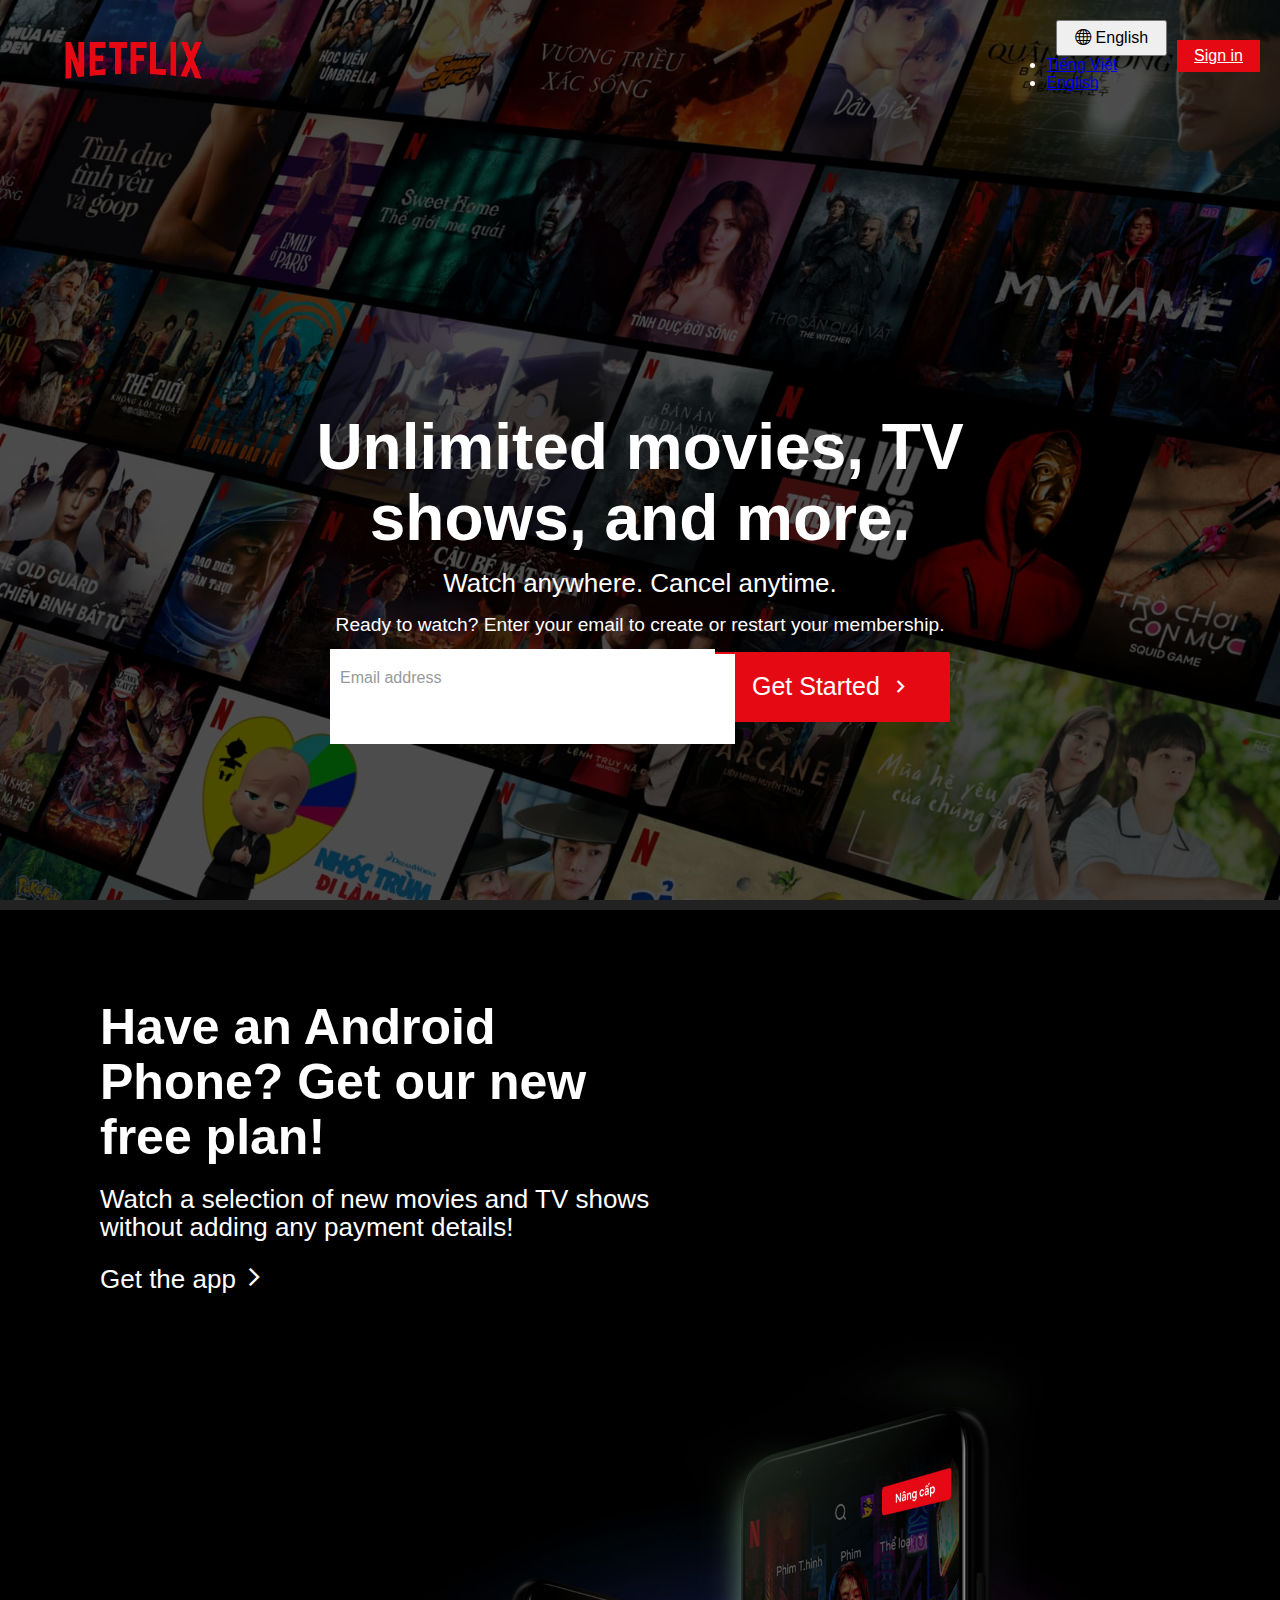
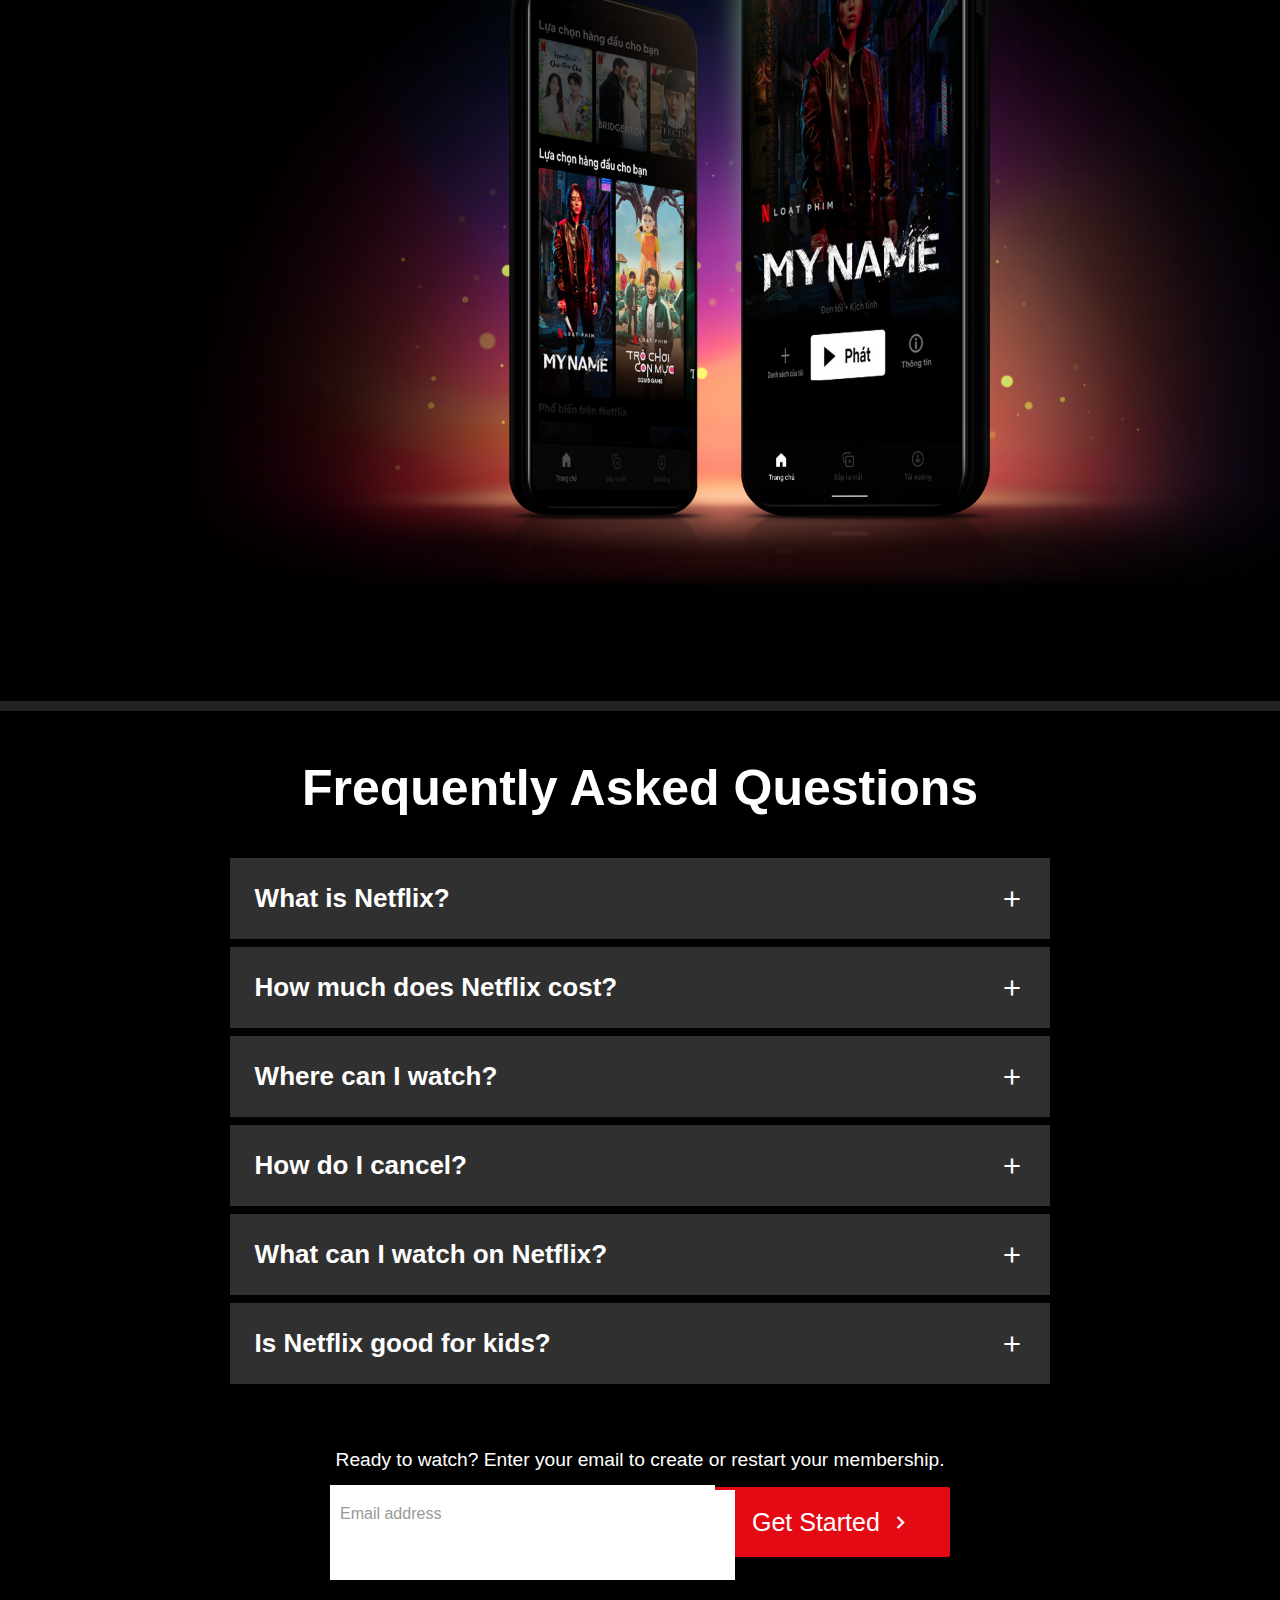
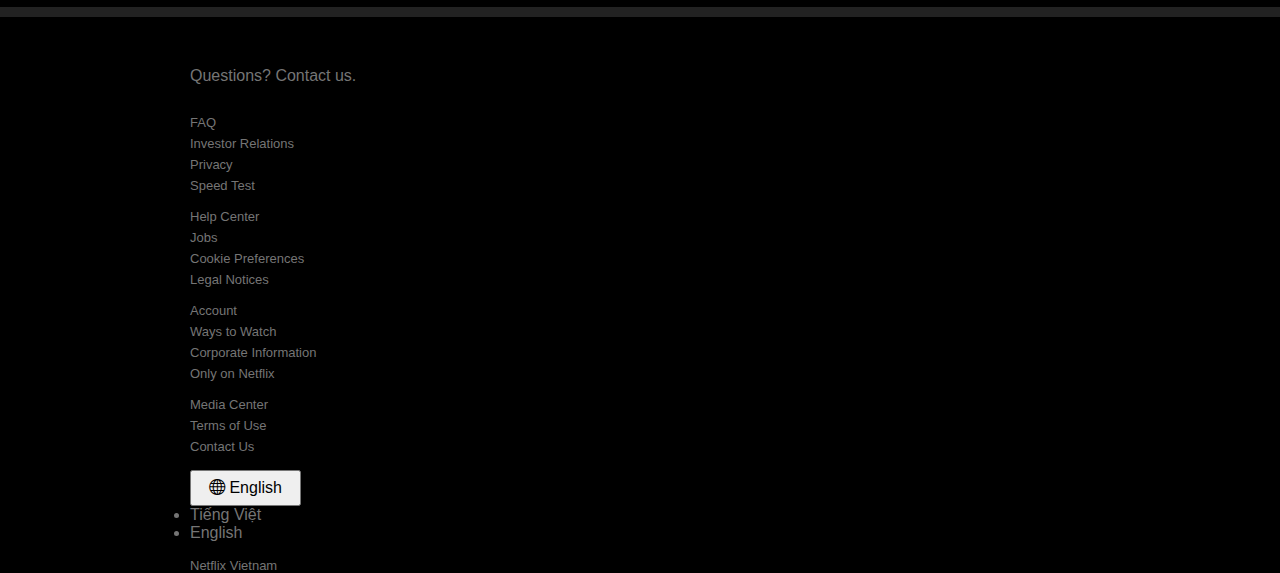
<file: Netflix/homepage-en.html>
<!DOCTYPE html>
<html lang="en">
  <head>
    <meta charset="UTF-8" />
    <meta http-equiv="X-UA-Compatible" content="IE=edge" />
    <meta name="viewport" content="width=device-width, initial-scale=1.0" />
    <title>
      Netflix Việt Nam – Xem chương trình truyền hình trực tuyến, Xem phim trực
      tuyến
    </title>
    <link
      rel="icon"
      href="https://assets.nflxext.com/us/ffe/siteui/common/icons/nficon2016.png "
    />
    <link
      href="https://cdn.jsdelivr.net/npm/bootstrap@5.1.3/dist/css/bootstrap.min.css"
      rel="stylesheet"
      integrity="sha384-1BmE4kWBq78iYhFldvKuhfTAU6auU8tT94WrHftjDbrCEXSU1oBoqyl2QvZ6jIW3"
      crossorigin="anonymous"
    />
    <link
      rel="stylesheet"
      href="https://cdn.jsdelivr.net/npm/bootstrap-icons@1.7.1/font/bootstrap-icons.css"
    />
    <link
      rel="stylesheet"
      href="https://fonts.googleapis.com/icon?family=Material+Icons|Material+Icons+Outlined|Material+Icons+Two+Tone|Material+Icons+Round|Material+Icons+Sharp"
    />
    <link
      href="https://cdnjs.cloudflare.com/ajax/libs/font-awesome/4.7.0/css/font-awesome.min.css"
      rel="stylesheet"
    />
    <link rel="stylesheet" href="./css/style.css" />
    <link rel="stylesheet" href="./css/index.css" />    
  </head>
  <body>
    <main>
      <!-- Banner -->
      <section class="banner section-border">
        <div class="container-fluid">
          <!-- Banner header -->
          <header class="banner--header">
            <a class="banner--header__logo" href="./homepage-en.html">
              <img src="./images/logo.png" alt="Netflix logo" />
            </a>
            <div class="banner--header__btn">
              <div>
                <button
                  class="btn btn-outline-light btn-ms dropdown-toggle"
                  type="button"
                  data-bs-toggle="dropdown"
                  aria-expanded="false"
                >
                  <i class="bi bi-globe"></i> English
                </button>
                <ul
                  class="dropdown-menu dropdown-menu-dark"
                  aria-labelledby="dropdownMenuButton2"
                >
                  <li>
                    <a class="dropdown-item" href="./index.html">Tiếng Việt</a>
                  </li>
                  <li>
                    <a class="dropdown-item" href="./homepage-en.html"
                      >English</a
                    >
                  </li>
                </ul>
              </div>
              <a href="login-en.html" class="btn btn--primary">Sign in</a>
            </div>
          </header>
          <!-- End Banner Header -->

          <!-- Banner main -->
          <div class="banner--main">
            <div>
              <h1 class="banner--main__heading">
                Unlimited movies, TV shows, and more.
              </h1>
              <h4 class="banner--main__subtitle">
                Watch anywhere. Cancel anytime.
              </h4>
              <p class="banner--main__desc">
                Ready to watch? Enter your email to create or restart your membership.
              </p>
              <div class="subscibe">
                <div class="subscribe--input">
                  <input type="text" id="email" placeholder=" "/>
                  <label for="email">Email address</label>
                </div>
                <div class="subscribe--btn">
                  <span>Get Started</span>
                  <span class="material-icons-outlined"> chevron_right </span>
                </div>
              </div>
            </div>
          </div>
        </div>
      </section>
      <!-- End Banner -->

      <!-- Story -->
      <section class="story section-border">
        <div class="container">
          <div class="row">
            <div class="col-12 col-lg-6 story--content">
              <div>
                <h1 class="story--content__heading">
                    Have an Android Phone? Get our new free plan!
                </h1>
                <p class="story--content__desc">
                    Watch a selection of new movies and TV shows without adding any payment details!
                </p>
                <a href="#!" class="story--content__btn">
                  <span>Get the app</span>
                  <span class="material-icons-outlined">arrow_forward_ios</span>
                </a>
              </div>
            </div>
            <div class="col-12 col-lg-6 story--img">
              <img src="./images/img01.jpg" alt="" />
            </div>
          </div>
        </div>
      </section>
      <!-- End Story -->

      <!-- FQA -->
      <section class="fqa section-border">
        <div class="fqa--container">
          <h1 class="fqa--heading">Frequently Asked Questions</h1>
          <div class="fqa--collapse">
            <div class="fqa--collapse__group">
              <div class="fqa--collapse__group--question">
                <h4>What is Netflix?</h4>
                <span class="material-icons-outlined"> add </span>
              </div>
              <div class="fqa--collapse__group--answer">
                <p>
                    Netflix is a streaming service that offers a wide variety of award-winning TV shows, movies, anime, documentaries, and more on thousands of internet-connected devices.
                </p>
                <p>
                    You can watch as much as you want, whenever you want without a single commercial – all for one low monthly price. There's always something new to discover and new TV shows and movies are added every week!
                </p>
              </div>
            </div>
            <div class="fqa--collapse__group">
              <div class="fqa--collapse__group--question">
                <h4>How much does Netflix cost?</h4>
                <span class="material-icons-outlined"> add </span>
              </div>
              <div class="fqa--collapse__group--answer">
                <p>
                    Watch Netflix on your smartphone, tablet, Smart TV, laptop, or streaming device, all for one fixed monthly fee. Plans range from 70,000 ₫ to 260,000 ₫ a month. No extra costs, no contracts.
                </p>
              </div>
            </div>
            <div class="fqa--collapse__group">
              <div class="fqa--collapse__group--question">
                <h4>Where can I watch?</h4>
                <span class="material-icons-outlined"> add </span>
              </div>
              <div class="fqa--collapse__group--answer">
                <p>
                    Watch anywhere, anytime. Sign in with your Netflix account to watch instantly on the web at netflix.com from your personal computer or on any internet-connected device that offers the Netflix app, including smart TVs, smartphones, tablets, streaming media players and game consoles.
                </p>
                <p>
                    You can also download your favorite shows with the iOS, Android, or Windows 10 app. Use downloads to watch while you're on the go and without an internet connection. Take Netflix with you anywhere.
                </p>
              </div>
            </div>
            <div class="fqa--collapse__group">
              <div class="fqa--collapse__group--question">
                <h4>How do I cancel?</h4>
                <span class="material-icons-outlined"> add </span>
              </div>
              <div class="fqa--collapse__group--answer">
                <p>
                    Netflix is flexible. There are no pesky contracts and no commitments. You can easily cancel your account online in two clicks. There are no cancellation fees – start or stop your account anytime.
                </p>
              </div>
            </div>
            <div class="fqa--collapse__group">
              <div class="fqa--collapse__group--question">
                <h4>What can I watch on Netflix?</h4>
                <span class="material-icons-outlined"> add </span>
              </div>
              <div class="fqa--collapse__group--answer">
                <p>
                    Netflix has an extensive library of feature films, documentaries, TV shows, anime, award-winning Netflix originals, and more. Watch as much as you want, anytime you want.
                </p>
              </div>
            </div>
            <div class="fqa--collapse__group">
              <div class="fqa--collapse__group--question">
                <h4>Is Netflix good for kids?</h4>
                <span class="material-icons-outlined"> add </span>
              </div>
              <div class="fqa--collapse__group--answer">
                <p>
                    The Netflix Kids experience is included in your membership to give parents control while kids enjoy family-friendly TV shows and movies in their own space.
                </p>
                <p>
                    Kids profiles come with PIN-protected parental controls that let you restrict the maturity rating of content kids can watch and block specific titles you don’t want kids to see.
                </p>
              </div>
            </div>
          </div>
          <h6 class="fqa--desc">
            Ready to watch? Enter your email to create or restart your membership.
          </h6>
          <div class="subscibe">
            <div class="subscribe--input">
              <input type="text" id="email" placeholder=" "/>
              <label for="email">Email address</label>
            </div>
            <div class="subscribe--btn">
              <span>Get Started</span>
              <span class="material-icons-outlined"> chevron_right </span>
            </div>
          </div>
        </div>
      </section>
      <!-- End FQA  -->

      <!-- Footer -->
      <footer class="footer">
        <div class="container">
          <a class="footer--heading" href="https://help.netflix.com/vi/contactus">Questions? Contact us.</a>
          <div class="row">
            <div class="footer--links col-6 col-md-3">
              <a href="https://help.netflix.com/vi/node/412">FAQ</a>
              <a href="https://ir.netflix.net/ir-overview/profile/default.aspx">Investor Relations</a>
              <a href="https://help.netflix.com/legal/privacy">Privacy</a>
              <a href="https://fast.com/">Speed Test</a>
            </div>
            <div class="footer--links col-6 col-md-3">
              <a href="https://help.netflix.com/vi/">Help Center</a>
              <a href="https://jobs.netflix.com/">Jobs</a>
              <a href="#">Cookie Preferences</a>
              <a href="https://help.netflix.com/legal/notices">Legal Notices</a>
            </div>
            <div class="footer--links col-6 col-md-3">
              <a href="#">Account</a>
              <a href="https://devices.netflix.com/en/">Ways to Watch</a>
              <a href="https://help.netflix.com/legal/corpinfo">Corporate Information</a>
              <a href="https://www.netflix.com/vn/browse/genre/839338">Only on Netflix</a>
            </div>
            <div class="footer--links col-6 col-md-3">
              <a href="https://www.netflix.com/vn/browse/genre/839338">Media Center</a>
              <a href="https://help.netflix.com/legal/termsofuse">Terms of Use</a>
              <a href="https://help.netflix.com/vi/contactus">Contact Us</a>
            </div>
          </div>
          <div class="footer--global">
            <button
              class="btn btn-outline-light btn-ms dropdown-toggle"
              type="button"
              data-bs-toggle="dropdown"
              aria-expanded="false"
            >
              <i class="bi bi-globe"></i> English
            </button>
            <ul
              class="dropdown-menu dropdown-menu-dark"
              aria-labelledby="dropdownMenuButton2"
            >
              <li>
                <a class="dropdown-item" href="./index.html">Tiếng Việt</a>
              </li>
              <li>
                <a class="dropdown-item" href="./homepage-en.html"
                  >English</a
                >
              </li>
            </ul>
          </div>
          <p class="footer--desc">Netflix Vietnam</p>
        </div>
      </footer>
      <!-- End Footer -->
    </main>

    <!-- JavaScript Bundle with Popper -->
    <script
      src="https://cdn.jsdelivr.net/npm/bootstrap@5.1.3/dist/js/bootstrap.bundle.min.js"
      integrity="sha384-ka7Sk0Gln4gmtz2MlQnikT1wXgYsOg+OMhuP+IlRH9sENBO0LRn5q+8nbTov4+1p"
      crossorigin="anonymous"
    ></script>
    <!-- Custom js -->
    <script src="./js/home.js"></script>
  </body>
</html>
</file>
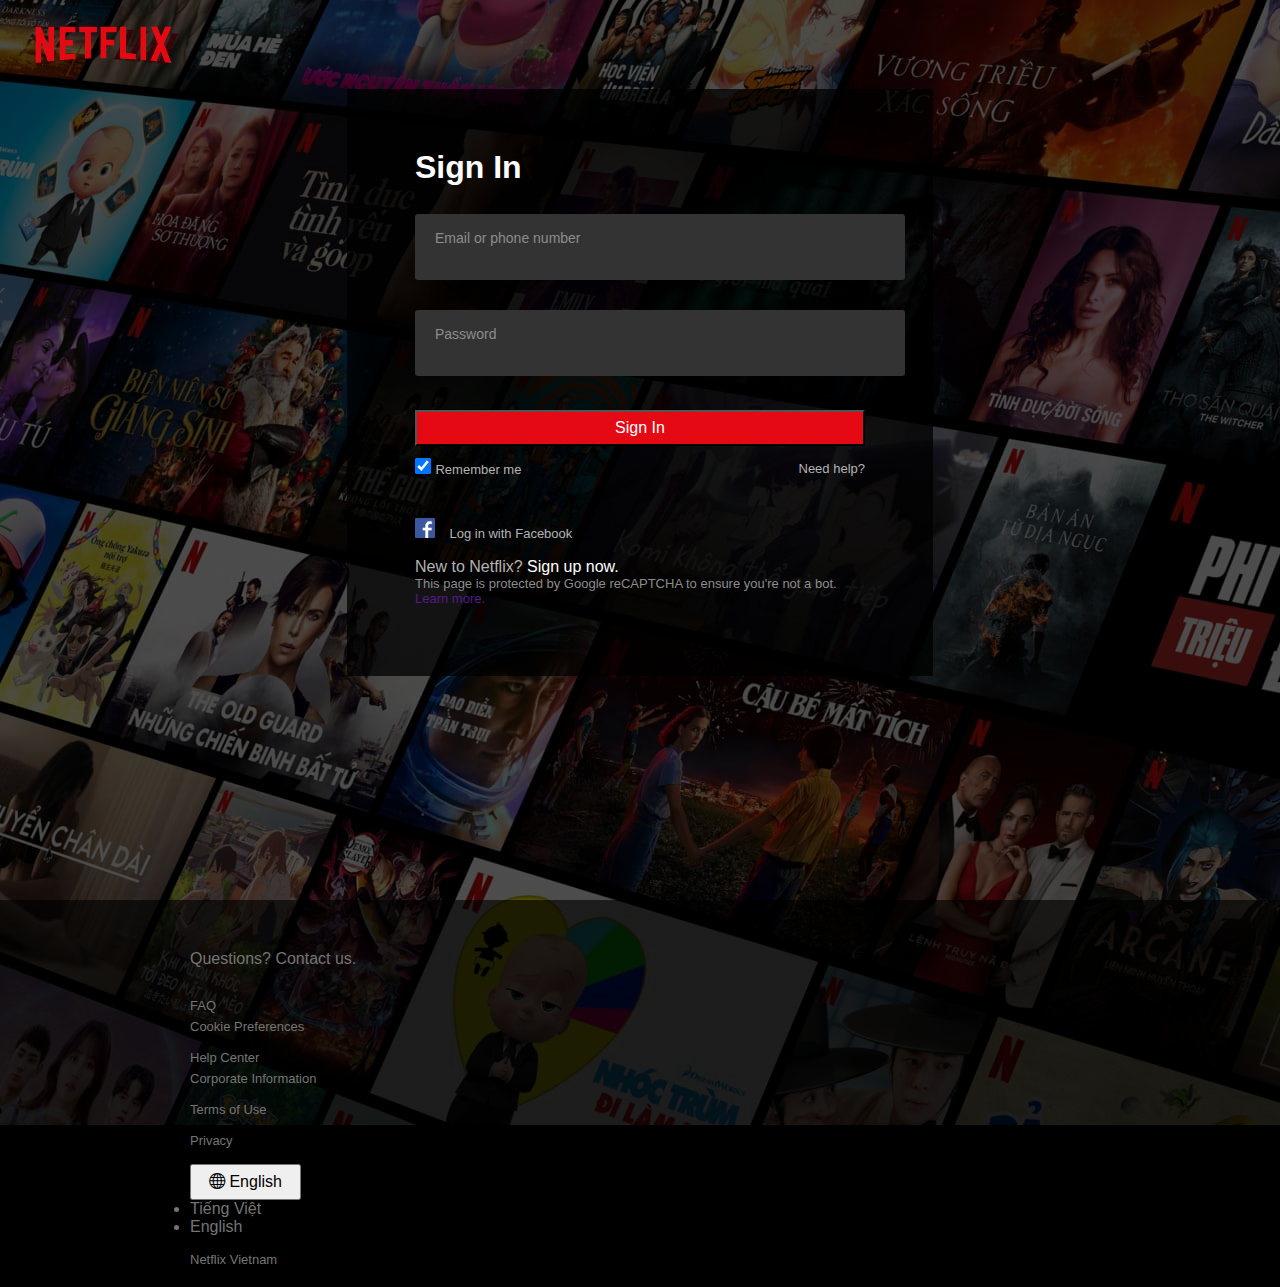
<file: Netflix/login-en.html>
<!DOCTYPE html>
<html lang="en">
  <head>
    <meta charset="UTF-8" />
    <meta http-equiv="X-UA-Compatible" content="IE=edge" />
    <meta name="viewport" content="width=device-width, initial-scale=1.0" />
    <title>
      Netflix
    </title>
    <link
      rel="icon"
      href="https://assets.nflxext.com/us/ffe/siteui/common/icons/nficon2016.png "
    />
    <link
      href="https://cdn.jsdelivr.net/npm/bootstrap@5.1.3/dist/css/bootstrap.min.css"
      rel="stylesheet"
      integrity="sha384-1BmE4kWBq78iYhFldvKuhfTAU6auU8tT94WrHftjDbrCEXSU1oBoqyl2QvZ6jIW3"
      crossorigin="anonymous"
    />
    <link
      rel="stylesheet"
      href="https://cdn.jsdelivr.net/npm/bootstrap-icons@1.7.1/font/bootstrap-icons.css"
    />
    <link
      rel="stylesheet"
      href="https://fonts.googleapis.com/icon?family=Material+Icons|Material+Icons+Outlined|Material+Icons+Two+Tone|Material+Icons+Round|Material+Icons+Sharp"
    />
    <link
      href="https://cdnjs.cloudflare.com/ajax/libs/font-awesome/4.7.0/css/font-awesome.min.css"
      rel="stylesheet"
    />
    <link rel="stylesheet" href="./css/login.css" />
    <link rel="stylesheet" href="css/style.css">
  </head>
  <body>
    <main class="main">
      <!-- Banner -->
      <section class="banner">
        <div class="container-fluid">
          <!-- Banner header -->
          <header class="banner--header">
            <a class="banner--header__logo" href="./homepage-en.html">
              <img src="./images/logo.png" alt="Netflix logo" />
            </a>
          </header>
          <!-- End Banner Header -->
          
          <!-- Login Form -->
          <div class="login">
              <div class="container">
                  <h1 class="login--heading">Sign In</h1>
                  <form class="login--form">
                      <div class="login--form__input">
                          <input type="text" id="email" placeholder=" ">
                          <label for="email">Email or phone number</label>
                      </div>

                      <div class="login--form__input">
                        <input type="password" id="password" placeholder=" ">
                        <label for="password">Password</label>
                    </div>
                        <button class="login--form__btn btn btn--primary" onclick="validate()">Sign In</button>

                    <div class="login--form__remember">
                        <div class="login--form__remember--me">
                            <input type="checkbox" checked id="remember">
                            <label for="remember">Remember me</label>
                        </div>
                        <a href="#">Need help?</a>
                    </div>

                    <div class="login--form__footer">
                        <div class="login--form__footer--fb">
                            <img src="images\fb-icon.jpg" alt="">
                            <a href="">Log in with Facebook</a>
                        </div>
                        <div class="login--form__footer--regis">
                            <p>New to Netflix? <a href=""> Sign up now.</a></p>
                        </div>
                        <div class="login--form__footer--terms">
                            <p>This page is protected by Google reCAPTCHA to ensure you're not a bot.
                                <a href="">Learn more.</a>
                            </p>
                        </div>
                    </div>
                  </form>
              </div>
          </div>
          <!-- End Login Form -->         
        </div>
      </section>
      <!-- End Banner -->

      <!-- Footer -->
      <footer class="footer">
        <div class="container">
          <a class="footer--heading" href="https://help.netflix.com/vi/contactus">Questions? Contact us.</a>
          <div class="row">
            <div class="footer--links col-6 col-md-3">
              <a href="https://help.netflix.com/vi/node/412">FAQ</a>
              <a href="#">Cookie Preferences</a>
            </div>
            <div class="footer--links col-6 col-md-3">
              <a href="https://help.netflix.com/vi/">Help Center</a>
              <a href="https://help.netflix.com/legal/corpinfo">Corporate Information</a>
            </div>
            <div class="footer--links col-6 col-md-3">
                <a href="https://help.netflix.com/legal/termsofuse">Terms of Use</a>
            </div>
            <div class="footer--links col-6 col-md-3">
                <a href="https://help.netflix.com/legal/privacy">Privacy</a>
            </div>
          </div>
          <div class="footer--global">
            <button
              class="btn btn-outline-light btn-ms dropdown-toggle"
              type="button"
              data-bs-toggle="dropdown"
              aria-expanded="false"
            >
              <i class="bi bi-globe"></i> English
            </button>
            <ul
              class="dropdown-menu dropdown-menu-dark"
              aria-labelledby="dropdownMenuButton2"
            >
              <li>
                <a class="dropdown-item" href="./login.html">Tiếng Việt</a>
              </li>
              <li>
                <a class="dropdown-item" href="./login-en.html"
                  >English</a
                >
              </li>
            </ul>
          </div>
          <p class="footer--desc">Netflix Vietnam</p>
        </div>
      </footer>
      <!-- End Footer -->
    </main>

    <!-- JavaScript Bundle with Popper -->
    <script
      src="https://cdn.jsdelivr.net/npm/bootstrap@5.1.3/dist/js/bootstrap.bundle.min.js"
      integrity="sha384-ka7Sk0Gln4gmtz2MlQnikT1wXgYsOg+OMhuP+IlRH9sENBO0LRn5q+8nbTov4+1p"
      crossorigin="anonymous"
    ></script>
    <!-- Custom js -->
    <script src="./js/home.js"></script>
  </body>
</html>
</file>
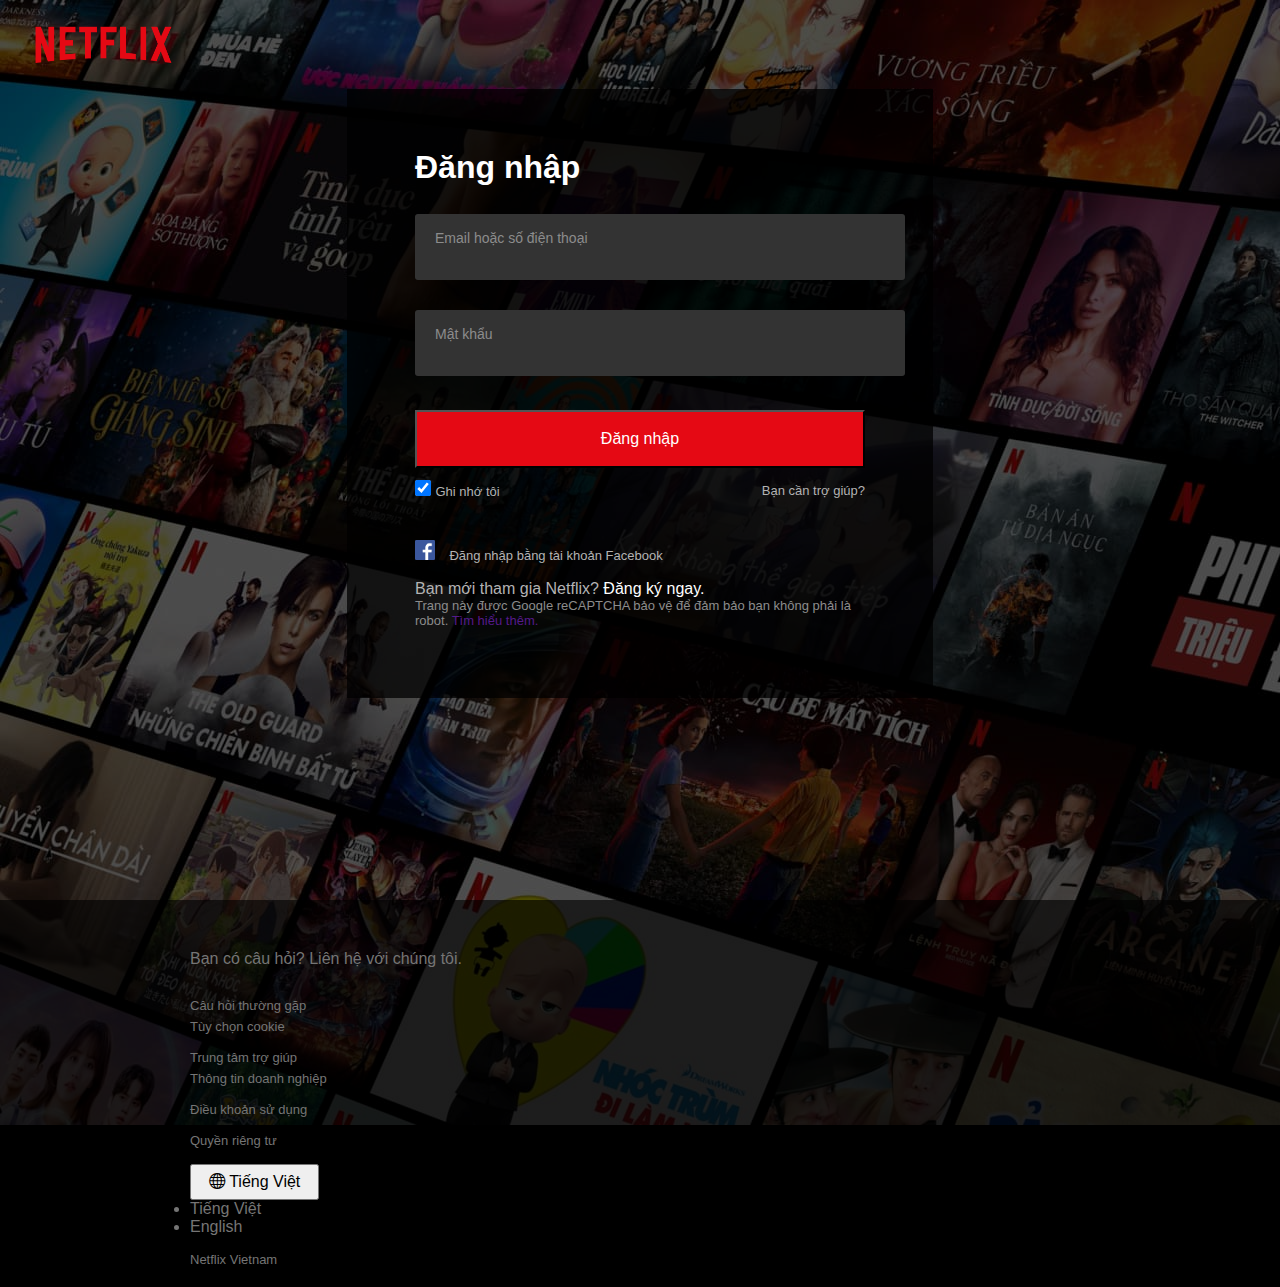
<file: Netflix/login.html>
<!DOCTYPE html>
<html lang="en">
  <head>
    <meta charset="UTF-8" />
    <meta http-equiv="X-UA-Compatible" content="IE=edge" />
    <meta name="viewport" content="width=device-width, initial-scale=1.0" />
    <title>
      Netflix
    </title>
    <link
      rel="icon"
      href="https://assets.nflxext.com/us/ffe/siteui/common/icons/nficon2016.png "
    />
    <link
      href="https://cdn.jsdelivr.net/npm/bootstrap@5.1.3/dist/css/bootstrap.min.css"
      rel="stylesheet"
      integrity="sha384-1BmE4kWBq78iYhFldvKuhfTAU6auU8tT94WrHftjDbrCEXSU1oBoqyl2QvZ6jIW3"
      crossorigin="anonymous"
    />
    <link
      rel="stylesheet"
      href="https://cdn.jsdelivr.net/npm/bootstrap-icons@1.7.1/font/bootstrap-icons.css"
    />
    <link
      rel="stylesheet"
      href="https://fonts.googleapis.com/icon?family=Material+Icons|Material+Icons+Outlined|Material+Icons+Two+Tone|Material+Icons+Round|Material+Icons+Sharp"
    />
    <link
      href="https://cdnjs.cloudflare.com/ajax/libs/font-awesome/4.7.0/css/font-awesome.min.css"
      rel="stylesheet"
    />
    <link rel="stylesheet" href="./css/style.css">
    <link rel="stylesheet" href="./css/login.css" />
  </head>
  <body>
    <main class="main">
      <!-- Banner -->
      <section class="banner">
        <div class="container-fluid">
          <!-- Banner header -->
          <header class="banner--header">
            <a class="banner--header__logo" href="./index.html">
              <img src="./images/logo.png" alt="Netflix logo" />
            </a>
          </header>
          <!-- End Banner Header -->
          
          <!-- Login Form -->
          <div class="login">
              <div class="container">
                  <h1 class="login--heading">Đăng nhập</h1>
                  <form class="login--form">
                      <div class="login--form__input">
                          <input type="text" id="email" placeholder=" ">
                          <label for="email">Email hoặc số điện thoại</label>
                          <p id="email-warning"></p>
                      </div>

                      <div class="login--form__input">
                        <input type="password" id="password" placeholder=" ">
                        <label for="password">Mật khẩu</label>
                        <span class="show-pw">Hiện</span>
                        <p id="pw-warning"></p>
                    </div>
                        <button class="login--form__btn btn btn--primary" onclick="validate()">Đăng nhập</button>

                    <div class="login--form__remember">
                        <div class="login--form__remember--me">
                            <input type="checkbox" checked id="remember" class="form-checkbox-input">
                            <label for="remember">Ghi nhớ tôi</label>
                        </div>
                        <a href="#">Bạn cần trợ giúp?</a>
                    </div>

                    <div class="login--form__footer">
                        <div class="login--form__footer--fb">
                            <img src="images\fb-icon.jpg" alt="">
                            <a href="">Đăng nhập bằng tài khoản Facebook</a>
                        </div>
                        <div class="login--form__footer--regis">
                            <p>Bạn mới tham gia Netflix? <a href=""> Đăng ký ngay.</a></p>
                        </div>
                        <div class="login--form__footer--terms">
                            <p>Trang này được Google reCAPTCHA bảo vệ để đảm bảo bạn không phải là robot.
                                <a href="">Tìm hiểu thêm.</a>
                            </p>
                        </div>
                    </div>
                  </form>
              </div>
          </div>
          <!-- End Login Form -->         
        </div>
      </section>
      <!-- End Banner -->

      <!-- Footer -->
      <footer class="footer">
        <div class="container">
          <a class="footer--heading" href="https://help.netflix.com/vi/contactus">Bạn có câu hỏi? Liên hệ với chúng tôi.</a>
          <div class="row">
            <div class="footer--links col-6 col-md-3">
              <a href="https://help.netflix.com/vi/node/412">Câu hỏi thường gặp</a>
              <a href="#">Tùy chọn cookie</a>
            </div>
            <div class="footer--links col-6 col-md-3">
              <a href="https://help.netflix.com/vi/">Trung tâm trợ giúp</a>
              <a href="https://help.netflix.com/legal/corpinfo">Thông tin doanh nghiệp</a>
            </div>
            <div class="footer--links col-6 col-md-3">
                <a href="https://help.netflix.com/legal/termsofuse">Điều khoản sử dụng</a>
            </div>
            <div class="footer--links col-6 col-md-3">
                <a href="https://help.netflix.com/legal/privacy">Quyền riêng tư</a>
            </div>
          </div>
          <div class="footer--global">
            <button
              class="btn btn-outline-light btn-ms dropdown-toggle"
              type="button"
              data-bs-toggle="dropdown"
              aria-expanded="false"
            >
              <i class="bi bi-globe"></i> Tiếng Việt
            </button>
            <ul
              class="dropdown-menu dropdown-menu-dark"
              aria-labelledby="dropdownMenuButton2"
            >
              <li>
                <a class="dropdown-item" href="./login.html">Tiếng Việt</a>
              </li>
              <li>
                <a class="dropdown-item" href="./login-en.html"
                  >English</a
                >
              </li>
            </ul>
          </div>
          <p class="footer--desc">Netflix Vietnam</p>
        </div>
      </footer>
      <!-- End Footer -->
    </main>

    <!-- JavaScript Bundle with Popper -->
    <script
      src="https://cdn.jsdelivr.net/npm/bootstrap@5.1.3/dist/js/bootstrap.bundle.min.js"
      integrity="sha384-ka7Sk0Gln4gmtz2MlQnikT1wXgYsOg+OMhuP+IlRH9sENBO0LRn5q+8nbTov4+1p"
      crossorigin="anonymous"
    ></script>
    <!-- Custom js -->
    <script src="./js/home.js"></script>
  </body>
</html>
</file>
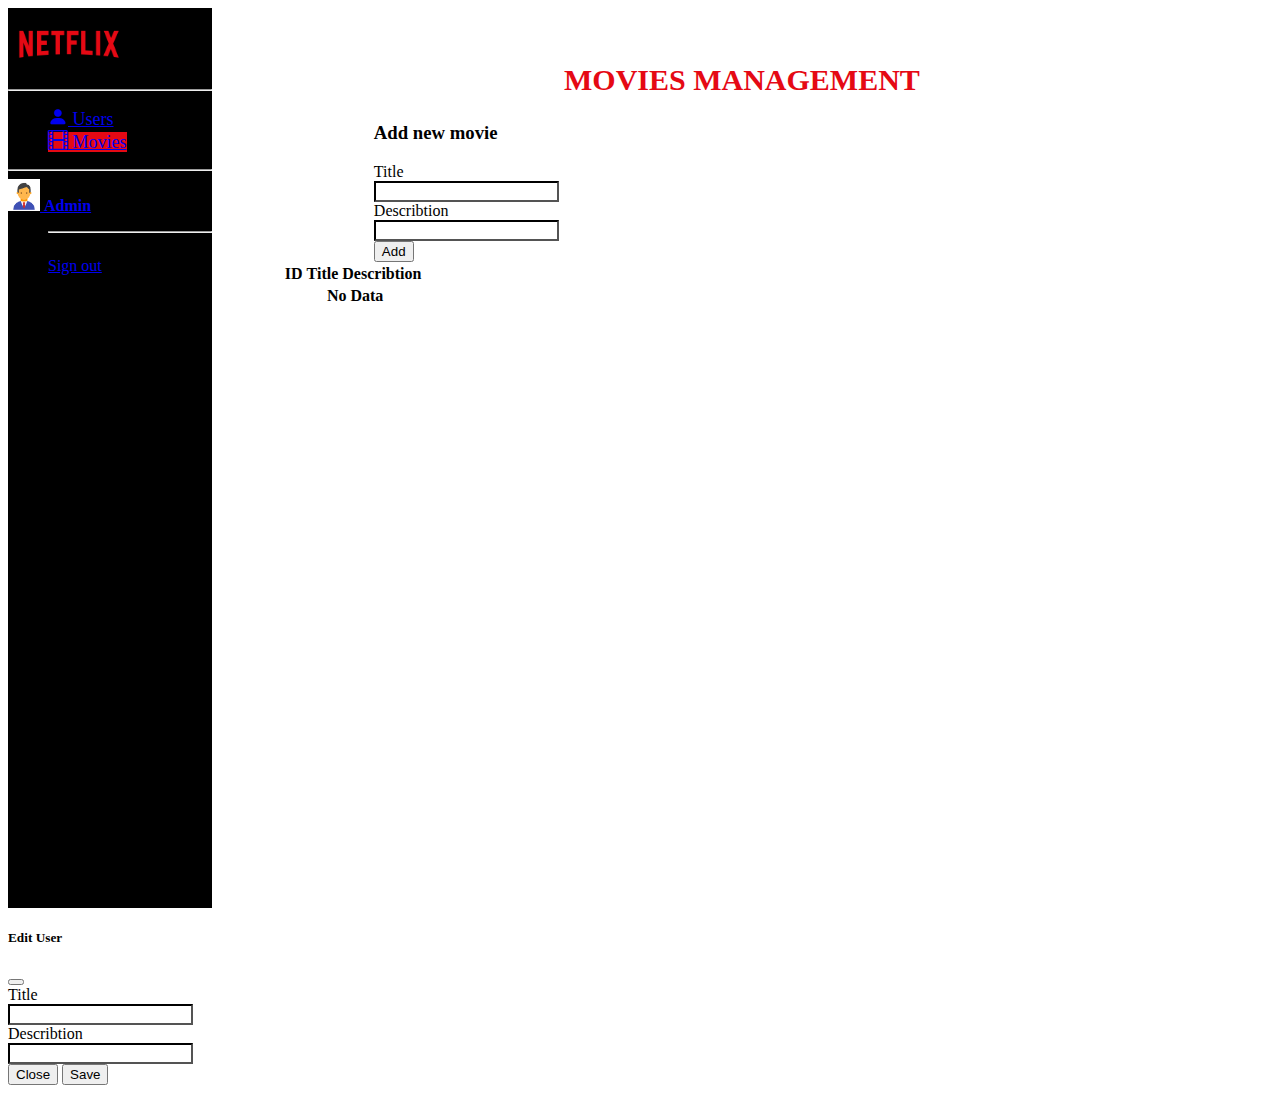
<file: Netflix/admin/movie.html>
<!DOCTYPE html>
<html lang="en">
  <head>
    <meta charset="UTF-8" />
    <meta http-equiv="X-UA-Compatible" content="IE=edge" />
    <meta name="viewport" content="width=device-width, initial-scale=1.0" />
    <title>Netflix - Admin</title>
    <link
      rel="icon"
      href="https://assets.nflxext.com/us/ffe/siteui/common/icons/nficon2016.png "
    />
    <link
      href="https://cdn.jsdelivr.net/npm/bootstrap@5.1.3/dist/css/bootstrap.min.css"
      rel="stylesheet"
      integrity="sha384-1BmE4kWBq78iYhFldvKuhfTAU6auU8tT94WrHftjDbrCEXSU1oBoqyl2QvZ6jIW3"
      crossorigin="anonymous"
    />
    <link
      rel="stylesheet"
      href="https://cdn.jsdelivr.net/npm/bootstrap-icons@1.7.2/font/bootstrap-icons.css"
    />
    <link rel="stylesheet" href="./css/movie.css" />
  </head>
  <body>
    <div id="wrapper">
      <!-- Sidebar -->
      <div
        class="sidebar d-flex flex-column flex-shrink-0 p-3 text-white bg-dark"
      >
        <a
          href="#"
          class="
            d-flex
            align-items-center
            mb-3 mb-md-0
            me-md-auto
            text-white text-decoration-none
          "
        >
          <img src="../images/logo.png" alt="" class="sidebar--logo" />
        </a>
        <hr />
        <ul class="nav nav-pills flex-column mb-auto">
          <li class="nav-item">
            <a href="user.html" class="nav-link text-white" aria-current="page">
              <i class="sidebar--icon me-2 bi bi-person-fill"></i>
              Users
            </a>
          </li>
          <li>
            <a href="movie.html" class="nav-link active text-white">
              <i class="sidebar--icon me-2 bi bi-film"></i>
              Movies
            </a>
          </li>
        </ul>
        <hr />
        <div class="dropdown">
          <a
            href="#"
            class="
              d-flex
              align-items-center
              text-white text-decoration-none
              dropdown-toggle
            "
            id="dropdownUser1"
            data-bs-toggle="dropdown"
            aria-expanded="false"
          >
            <img
              src="../images/admin-icon.png"
              alt=""
              width="32"
              height="32"
              class="rounded-circle me-2"
            />
            <strong>Admin</strong>
          </a>
          <ul
            class="dropdown-menu dropdown-menu-dark text-small shadow"
            aria-labelledby="dropdownUser1"
          >
            <li><hr class="dropdown-divider" /></li>
            <li><a class="dropdown-item" href="../login.html">Sign out</a></li>
          </ul>
        </div>
      </div>
      <!-- End Sidebar -->

      <!-- Movies Section-->
      <section class="movies">
        <div class="container">
          <h2 class="movies--heading mb-5">MOVIES MANAGEMENT</h2>

          <!-- Add Movie -->
          <div class="movies--add mb-5">
            <h3 class="mb-3">Add new movie</h3>
            <div class="mb-3 row">
              <label for="txtTitle" class="col-sm-2 col-form-label"
                >Title</label
              >
              <div class="col-sm-10">
                <input type="text" class="form-control" id="txtTitle" />
              </div>
            </div>
            <div class="mb-3 row">
              <label for="txtDesc" class="col-sm-2 col-form-label"
                >Describtion</label
              >
              <div class="col-sm-10">
                <input type="text" class="form-control" id="txtDesc" />
              </div>
            </div>
            <div class="mb-3 row">
              <label for="txtQQQ" class="col-sm-2 col-form-label"></label>
              <div class="col-sm-10">
                <input
                  type="button"
                  class="btn btn-primary"
                  id="btnLuu"
                  value="Add"
                />
              </div>
            </div>
          </div>
          <!-- End Add movie -->

          <!-- Table -->
          <table class="table table-dark table-striped">
            <thead>
              <tr>
                <th class="col-1">ID</th>
                <th class="col-2">Title</th>
                <th class="col-4">Describtion</th>
                <th class="col-2"></th>
                
              </tr>
            </thead>
            <tbody id="bodyMovie">
              
            </tbody>
          </table>
          <!-- End Table -->
        </div>
      </section>
      <!-- End Movies Section-->
    </div>

    <!-- Pop up -->
    <div class="modal fade" id="staticBackdrop" data-bs-backdrop="static" data-bs-keyboard="false" tabindex="-1" aria-labelledby="staticBackdropLabel" aria-hidden="true">
      <div class="modal-dialog">
        <div class="modal-content">
          <div class="modal-header">
            <h5 class="modal-title" id="staticBackdropLabel">Edit User</h5>
            <button type="button" class="btn-close" data-bs-dismiss="modal" aria-label="Close"></button>
          </div>
          <div class="modal-body">
            <div class="mb-3 row">
              <label for="puTitle" class="col-sm-2 col-form-label"
                >Title</label
              >
              <div class="col-sm-10">
                <input type="text" class="form-control" id="puTitle" />
              </div>
            </div>
            <div class="mb-3 row">
              <label for="puDesc" class="col-sm-2 col-form-label"
                >Describtion</label
              >
              <div class="col-sm-10">
                <input type="text" class="form-control" id="puDesc" />
              </div>
            </div>
          </div>
          <div class="modal-footer">
            <button type="button" class="btn btn-secondary" data-bs-dismiss="modal">Close</button>
            <button type="button" class="btn btn-primary" data-bs-dismiss="modal" id="puLuu">Save</button>
          </div>
        </div>
      </div>
    </div>

    <!-- js -->
    <script
      src="https://cdn.jsdelivr.net/npm/bootstrap@5.1.3/dist/js/bootstrap.bundle.min.js"
      integrity="sha384-ka7Sk0Gln4gmtz2MlQnikT1wXgYsOg+OMhuP+IlRH9sENBO0LRn5q+8nbTov4+1p"
      crossorigin="anonymous"
    ></script>
    <script src="js/movie.js"></script>
  </body>
</html>
</file>
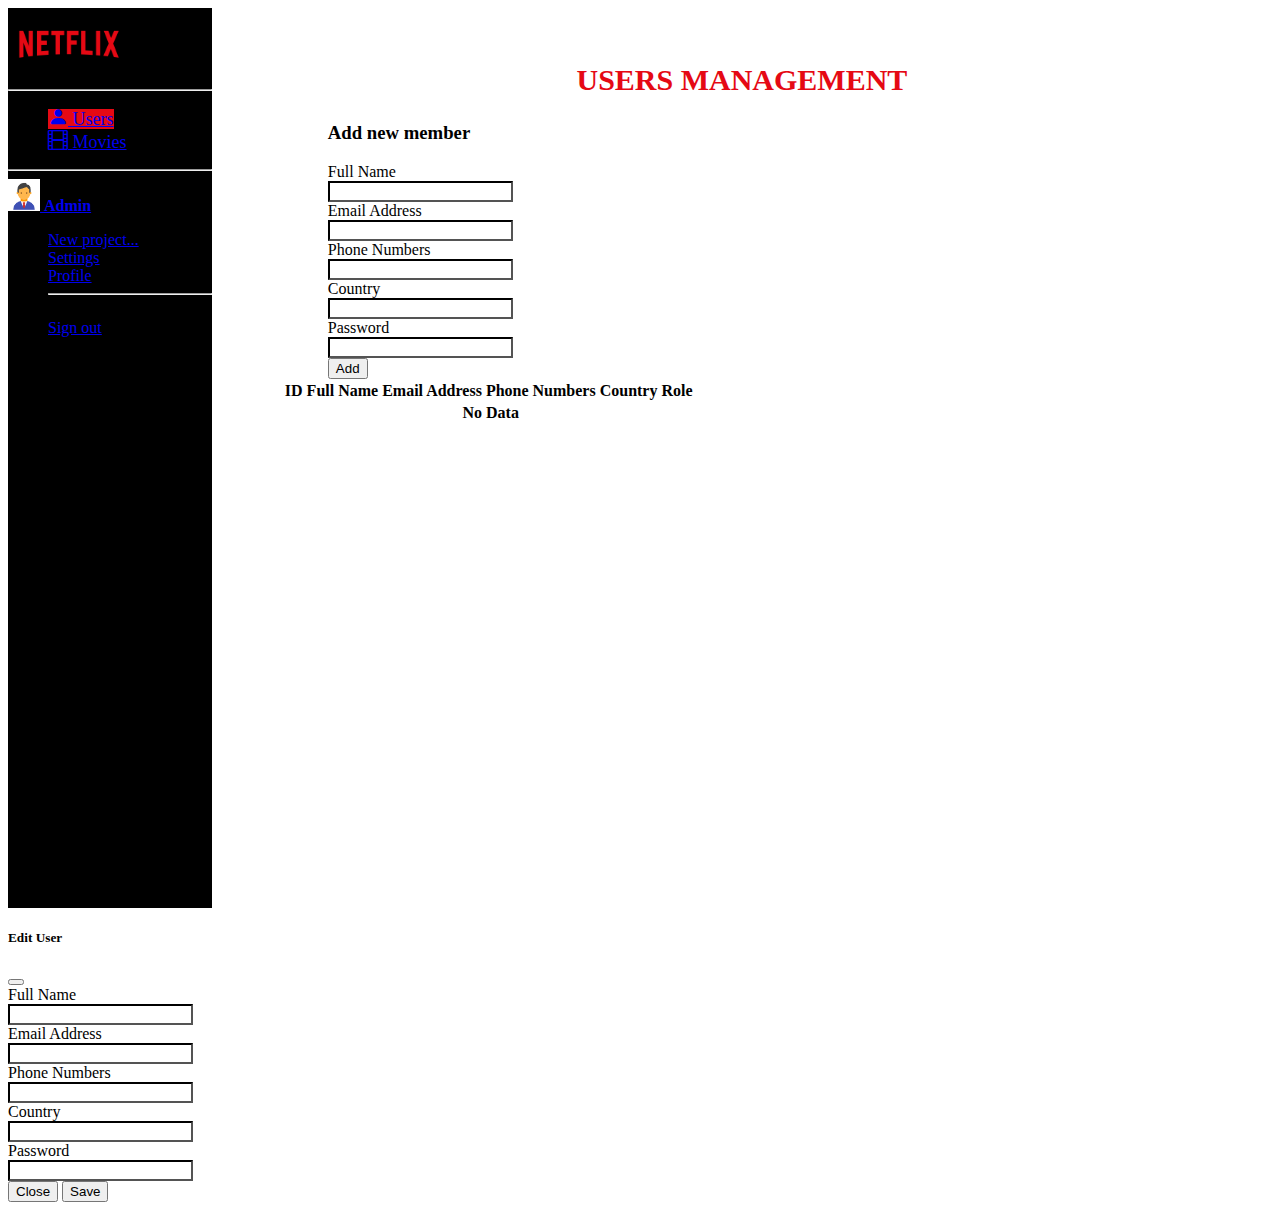
<file: Netflix/admin/user.html>
<!DOCTYPE html>
<html lang="en">
  <head>
    <meta charset="UTF-8" />
    <meta http-equiv="X-UA-Compatible" content="IE=edge" />
    <meta name="viewport" content="width=device-width, initial-scale=1.0" />
    <title>Netflix - Admin</title>
    <link
      rel="icon"
      href="https://assets.nflxext.com/us/ffe/siteui/common/icons/nficon2016.png "
    />
    <link
      href="https://cdn.jsdelivr.net/npm/bootstrap@5.1.3/dist/css/bootstrap.min.css"
      rel="stylesheet"
      integrity="sha384-1BmE4kWBq78iYhFldvKuhfTAU6auU8tT94WrHftjDbrCEXSU1oBoqyl2QvZ6jIW3"
      crossorigin="anonymous"
    />
    <link
      rel="stylesheet"
      href="https://cdn.jsdelivr.net/npm/bootstrap-icons@1.7.2/font/bootstrap-icons.css"
    />
    <link rel="stylesheet" href="./css/user.css" />
  </head>
  <body>
    <div id="wrapper">
      <!-- Sidebar -->
      <div
        class="sidebar d-flex flex-column flex-shrink-0 p-3 text-white bg-dark"
      >
        <a
          href="#"
          class="
            d-flex
            align-items-center
            mb-3 mb-md-0
            me-md-auto
            text-white text-decoration-none
          "
        >
          <img src="../images/logo.png" alt="" class="sidebar--logo" />
        </a>
        <hr />
        <ul class="nav nav-pills flex-column mb-auto">
          <li class="nav-item">
            <a href="user.html" class="nav-link active" aria-current="page">
              <i class="sidebar--icon me-2 bi bi-person-fill"></i>
              Users
            </a>
          </li>
          <li>
            <a href="movie.html" class="nav-link text-white">
              <i class="sidebar--icon me-2 bi bi-film"></i>
              Movies
            </a>
          </li>
        </ul>
        <hr />
        <div class="dropdown">
          <a
            href="#"
            class="
              d-flex
              align-items-center
              text-white text-decoration-none
              dropdown-toggle
            "
            id="dropdownUser1"
            data-bs-toggle="dropdown"
            aria-expanded="false"
          >
            <img
              src="../images/admin-icon.png"
              alt=""
              width="32"
              height="32"
              class="rounded-circle me-2"
            />
            <strong>Admin</strong>
          </a>
          <ul
            class="dropdown-menu dropdown-menu-dark text-small shadow"
            aria-labelledby="dropdownUser1"
          >
            <li><a class="dropdown-item" href="#">New project...</a></li>
            <li><a class="dropdown-item" href="#">Settings</a></li>
            <li><a class="dropdown-item" href="#">Profile</a></li>
            <li><hr class="dropdown-divider" /></li>
            <li><a class="dropdown-item" href="../login.html">Sign out</a></li>
          </ul>
        </div>
      </div>
      <!-- End Sidebar -->

      <!-- Users Section-->
      <section class="users">
        <div class="container">
          <h2 class="users--heading mb-5">USERS MANAGEMENT</h2>

          <!-- Add User -->
          <div class="users--add mb-5">
            <h3 class="mb-3">Add new member</h3>
            <div class="mb-3 row">
              <label for="txtHoTen" class="col-sm-2 col-form-label"
                >Full Name</label
              >
              <div class="col-sm-10">
                <input type="text" class="form-control" id="txtHoTen" />
              </div>
            </div>
            <div class="mb-3 row">
              <label for="txtEmail" class="col-sm-2 col-form-label"
                >Email Address</label
              >
              <div class="col-sm-10">
                <input type="email" class="form-control" id="txtEmail" />
              </div>
            </div>
            <div class="mb-3 row">
              <label for="txtTel" class="col-sm-2 col-form-label"
                >Phone Numbers</label
              >
              <div class="col-sm-10">
                <input type="tel" class="form-control" id="txtTel" />
              </div>
            </div>
            <div class="mb-3 row">
              <label for="txtQueQuan" class="col-sm-2 col-form-label"
                >Country</label
              >
              <div class="col-sm-10">
                <input type="text" class="form-control" id="txtQueQuan" />
              </div>
            </div>
            <div class="mb-3 row">
              <label for="txtPw" class="col-sm-2 col-form-label"
                >Password</label
              >
              <div class="col-sm-10">
                <input type="text" class="form-control" id="txtPw" />
              </div>
            </div>

            <div class="mb-3 row">
              <label for="txtQQQ" class="col-sm-2 col-form-label"></label>
              <div class="col-sm-10">
                <input
                  type="button"
                  class="btn btn-primary"
                  id="btnLuu"
                  value="Add"
                />
              </div>
            </div>
          </div>
          <!-- End Add User -->

          <!-- Table -->
          <table class="table table-dark table-striped">
            <thead>
              <tr>
                <th class="col-1">ID</th>
                <th class="col-2">Full Name</th>
                <th class="col-2">Email Address</th>
                <th class="col-2">Phone Numbers</th>
                <th class="col-2">Country</th>
                <th class="col-1">Role</th>
                <th class="col-2"></th>
              </tr>
            </thead>
            <tbody id="bodyUser">
              
            </tbody>
          </table>
          <!-- End Table -->
        </div>
      </section>
      <!-- End Users Section-->
    </div>

    <!-- Pop up -->
    <div class="modal fade" id="staticBackdrop" data-bs-backdrop="static" data-bs-keyboard="false" tabindex="-1" aria-labelledby="staticBackdropLabel" aria-hidden="true">
      <div class="modal-dialog">
        <div class="modal-content">
          <div class="modal-header">
            <h5 class="modal-title" id="staticBackdropLabel">Edit User</h5>
            <button type="button" class="btn-close" data-bs-dismiss="modal" aria-label="Close"></button>
          </div>
          <div class="modal-body">
            <div class="mb-3 row">
              <label for="puHoTen" class="col-sm-2 col-form-label"
                >Full Name</label
              >
              <div class="col-sm-10">
                <input type="text" class="form-control" id="puHoTen" />
              </div>
            </div>
            <div class="mb-3 row">
              <label for="puEmail" class="col-sm-2 col-form-label"
                >Email Address</label
              >
              <div class="col-sm-10">
                <input type="email" class="form-control" id="puEmail" />
              </div>
            </div>
            <div class="mb-3 row">
              <label for="puTel" class="col-sm-2 col-form-label"
                >Phone Numbers</label
              >
              <div class="col-sm-10">
                <input type="tel" class="form-control" id="puTel" />
              </div>
            </div>
            <div class="mb-3 row">
              <label for="puQueQuan" class="col-sm-2 col-form-label"
                >Country</label
              >
              <div class="col-sm-10">
                <input type="text" class="form-control" id="puQueQuan" />
              </div>
            </div>
            <div class="mb-3 row">
              <label for="puPw" class="col-sm-2 col-form-label"
                >Password</label
              >
              <div class="col-sm-10">
                <input type="text" class="form-control" id="puPw" />
              </div>
            </div>
          </div>
          <div class="modal-footer">
            <button type="button" class="btn btn-secondary" data-bs-dismiss="modal">Close</button>
            <button type="button" class="btn btn-primary" data-bs-dismiss="modal" id="puLuu">Save</button>
          </div>
        </div>
      </div>
    </div>

    <!-- js -->
    <script
      src="https://cdn.jsdelivr.net/npm/bootstrap@5.1.3/dist/js/bootstrap.bundle.min.js"
      integrity="sha384-ka7Sk0Gln4gmtz2MlQnikT1wXgYsOg+OMhuP+IlRH9sENBO0LRn5q+8nbTov4+1p"
      crossorigin="anonymous"
    ></script>
    <script src="./js/user.js"></script>
  </body>
</html>
</file>
<file: Netflix/css/style.css>
@import url('https://fonts.googleapis.com/css2?family=Roboto:wght@300;400&display=swap');

* {
    margin: 0;
    padding: 0;
    font-family: 'Netflix Sans','Helvetica Neue',Helvetica,Arial,sans-serif;
}

body {
    overflow-x: hidden;
    background-color: black;
}

.btn {
    padding: 7px 17px;
    font-size: 16px;
    font-weight: 400;
    line-height: normal;
}

.btn--primary {
    background-color: #e50914;
    color: white;
}

.btn--primary:hover {
    color: white;
}

.section-border {
    border-bottom: 10px solid #222222;
}

.subscibe {
    width: 100%;
    position: relative;
}

.subscribe {
    display: flex;
    justify-content: center;
    align-items: center;
    flex-direction: column;
}

.subscribe--input {
    display: block;
    position: relative;
    width: 80%;
    height: 48px;
    padding-top: 10px;
    margin: 0 auto 20px;
}

.subscribe--input input {
    border: 1px solid grey;
    outline: none;
    width: 100%;
    padding: 10px;
}

.subscribe--input label {
    position: absolute;
    top: 20px;
    left: 10px;
    color: #8c8c8c;
    font-size: 14px;
    transition: all .3s ease;
}

#email-warning {
    color: orange;
    margin: -5px auto 6px;
    width: 100%;
    max-width: 500px;
    padding: 0 5px;
    font-size: 14px;
}

@media (min-width: 1024px) {
    .subscibe {
        display: flex;
        align-items: center;
        justify-content: center;
        width: 620px;
        height: 70px;
        margin: 0 auto;
    }
    #email-warning {
        position: absolute;
        bottom: -30px;
        left: 0;
    }
}

.subscribe--input {
    position: relative;
    width: 100%;
    max-width: 500px;
    margin: 0 auto 16px;
    padding-top: 5px;
    background-color: white;
}

.subscribe--input input {
    width: 100%;
    padding: 10px 10px 10px;
    border: none;
    outline: none;
    font-size: 14px;
}

.subscribe--input label {
    position: absolute;
    top: 15px;
    left: 10px;
    font-size: 14px;
    color: #999;
    transition: all .3s;
}

.subscribe--input input:focus + label {
    top: 0;
    font-size: 12px;
}

@media (min-width: 640px) {
    .subscribe--input input {
        font-size: 16px;
    }
    
    .subscribe--input label {
        font-size: 16px;
    }
    .subscribe--input input:focus + label,
    .subscribe--input input:not(:placeholder-shown) + label {
    top: 5px;
    font-size: 10px;
    font-weight:bold;
    }
}

@media (min-width: 1024px) {
    .subscribe--input {
        width: 550px;
        height: 100%;
        margin: 0;
    }

    .subscribe--input input {
        height: 100%;
    }
    
    .subscribe--input label {
        top: 20px;
        font-size: 16px;
    }
    .subscribe--input input:focus + label,
    .subscribe--input input:not(:placeholder-shown) + label {
    top: 10px;
    font-size: 14px;
    font-weight: bold;
}
}


.subscribe--btn {
    cursor: pointer;
    min-height: 40px;
    padding: 0 20px;
    margin: 4px auto;
    background-color: #e50914;
    color: white;
    width: max-content;
    display: flex;
    justify-content: center;
    align-items: center;
    gap: 8px;
    border-radius: 2px;
}

.subscribe--btn:hover{
    background-color: #F40612;
}

.subscribe--btn > * {
    font-size: 16px;
}

@media (min-width: 1024px) {
    .subscribe--btn {
        margin: 0;
        min-height: 100%;
        border-radius: 0 2px 2px 0;
        width: 45%;
    }

    .subscribe--btn > * {
        font-size: 25px;
    }
}
</file>
<file: Netflix/css/index.css>
/* BANNER STYLES */
.banner {
    color: white;
    width: 100%;
    height: 572px;
    background: url("../images/banner.jpg") no-repeat;
    background-size: cover;
    background-position: center;
    position: relative;
}

.banner .container-fluid {
    height: 100%;
    background: rgba(0, 0, 0, 0.6);
    z-index: 10000;
}

@media (min-width: 640px) {
    .banner {
        height: 100vh;
    }
}

.banner--header {
    padding: 20px;
    display: flex;
    align-items: center;
    justify-content: space-between;
}
.banner--header__logo img {
    width: 88px;
    height: 24px;
    object-fit: cover;
}

@media (min-width: 640px) {
    .banner--header__logo img {
        width: 108px;
        height: 29px;
    }
}

@media (min-width: 1040px) {
    .banner--header__logo img {
        width: 167px;
        height: 45px;
        margin-left: 30px;
        margin-top: 8px;
    }
}

.banner--header__btn {
    display: flex;
    align-items: center;
}

.banner--header__btn .btn {
    margin-left: 10px;
}

.banner--main {
    height: 90%;
    padding: 50px 20px;
    display: flex;
    justify-content: center;
    align-items: center;
}

.banner--main__heading {
    max-width: 640px;
    margin: 0 auto;
    font-size: 28px;
    line-height: 1.1;
    text-align: center;
    font-weight: bold;
}

.banner--main__subtitle {
    margin: 16px auto;
    max-width: 640px;
    font-size: 18px;
    line-height: 1.1;
    text-align: center;
    font-weight: 400;
}

.banner--main__desc {
    max-width: 450px;
    margin: 0 auto;
    font-size: 18px;
    text-align: center;
    margin-bottom: 16px;
}

@media (min-width: 640px) {
    .banner--main__heading {
        font-size: 50px;
    }
    .banner--main__subtitle {
        font-size: 26px;
    }
    .banner--main__desc {
        font-size: 18px;
        padding: 0 20px;
    }
}

@media (min-width: 1040px) {
    .banner--main__heading {
        max-width: 800px;
        font-size: 64px;
    }
    .banner--main__subtitle {
        max-width: 800px;
        font-size: 26px;
    }
    .banner--main__desc {
        max-width: none;
        font-size: 19.2px;
        padding: 0 47.3px;
    }
}

/* /BANNER STYLES */

/* STORY STYLES */
.story .container {
    width: 100%;
    height: 100%;
    padding: 90px 100px;
}

.story--content {
    text-align: center;
    color: white;
    margin-bottom: 16px;
}

.story--content__heading {
    font-size: 26px;
    margin-bottom: 8px;
    line-height: 1.1;
    font-weight: bold;
}
.story--content__desc {
    font-size: 18px;
    line-height: 1.1;
    margin: 13.5px 0 4.5px;
}
.story--content__btn {
    display: inline-block;
    font-size: 16px;
    margin: 16px 0;
    text-decoration: none;
    color: inherit;
}

.story--content__btn:hover {
    color: inherit;
}

.story--content__btn span:nth-child(2) {
    font-size: 12px;
}


@media (min-width: 640px) {
    .story--content__heading {
        font-size: 40px;
    }
    .story--content__desc {
        font-size: 20px;
        margin: 15px 0 5px;
    }
    .story--content__btn {
        font-size: 20px;
    }
    .story--content__btn span:nth-child(2) {
        font-size: 16px;
    }
}

@media (min-width: 992px) {
    .story--content {
        text-align: left;
        display: flex;
        align-items: center;
    }
    .story--content__heading {
        font-size: 50px;
        max-width: 574px;
    }
    .story--content__desc {
        max-width: 574px;
        font-size: 26px;
        margin: 19.5px 0 6.5px;
    }
    .story--content__btn {
        font-size: 26px;
    }
    .story--content__btn span:nth-child(2) {
        font-size: 22px;
    }
}

.story--img img {
    width: 100%;
    height: auto;
    object-fit: cover;
}

/* /STORY STYLES */

/* FQA STYLES */
.fqa {
    padding: 50px 20px;
}

.fqa--container {
    width: 100%;
    max-width: 938px;
    margin: 0 auto;
    color: white;
}

.fqa--heading {
    font-size: 26px;
    line-height: 1.1;
    margin-bottom: 8px;
    text-align: center;
}

.fqa--desc {
    font-size: 18px;
    font-weight: 400;
    text-align: center;
    margin: 16px 0 8px;
    padding: 0 10%;
}

@media (min-width: 640px) {
    .fqa--heading {
        font-size: 40px;
        margin-bottom: 42px;
    }
    .fqa--desc {
        padding: 0;
        max-width: 450px;
        margin: 32px auto 8px;
    }
}

@media (min-width: 1040px) {
    .fqa--heading {
        font-size: 50px;
        margin-bottom: 42px;
    }
    .fqa--desc {
        max-width: none;
        margin: 64px 0 16px;
        font-size: 19.2px;
    }
}

.fqa--collapse {
    max-width: 820px;
    margin: 0 auto;
}

.fqa--collapse__group {
    margin-bottom: 7px;
}

.fqa--collapse__group--question {
    display: flex;
    justify-content: space-between;
    align-items: center;
    padding: 15px 3%;
    background-color: #303030;
    cursor: pointer;
    margin-bottom: 1px;
}

.fqa--collapse__group--question > * {
    font-size: 18px;
    margin-bottom: 0;
    transition: all .3s ease;
}

.fqa--collapse__group.active .fqa--collapse__group--question span {
    transform: rotate(45deg);
}

.fqa--collapse__group--answer {
    background-color: #303030;
    display: flex;
    flex-direction: column;
    gap: 16px;
    max-height: 0;
    overflow: hidden;
}

.fqa--collapse__group.active .fqa--collapse__group--answer {
    padding: 15px 5%;
    max-height: unset;
}

.fqa--collapse__group--answer p {
    font-size: 18px;
}

@media (min-width: 640px) {
    .fqa--collapse__group--question > *,
    .fqa--collapse__group--answer p {
        font-size: 26px;
    }
    .fqa--collapse__group--question {
        padding: 15px 3%;
    }
}

@media (min-width: 1040px) {
    .fqa--collapse__group--question {
        padding: 25px 3%;
    }
}
/* /FQA STYLES */

/* FOOTER STYLES */
.footer {
    color: #757575;
}

.footer a {
    text-decoration: none;
    color: unset;
    cursor: pointer;
}

.footer a:hover {
    color: inherit;
    text-decoration: underline;
}

.footer .container {
    width: 100%;
    padding: 50px 20px 0;
    max-width: 900px;
    margin: 0 auto;
}

.footer--heading {
    display: inline-block;
    font-size: 16px;
    margin-bottom: 30px;
}

.footer--links {
    margin-bottom: 16px;
    display: flex;
    flex-direction: column;
    gap: 6px;
}

.footer--links a {
    font-size: 13px;
}

.footer--global {
    margin: 16px 0;
}

.footer--desc {
    font-size: 13px;
    margin-top: 8px;
}

.dropdown-item:hover {
    text-decoration: none !important;
}

/* /FOOTER STYLES */
</file>
<file: Bai tap/css/style01.css>
* {
    margin: 0;
    padding: 0;
    box-sizing: border-box;
  }
  
  body {
    display: flex;
    min-height: 100vh;
    align-items: center;
    justify-content: center;
  }
  
  .fruit {
    width: 60vw;
    height: 60vh;
    display: flex;
    color: white;
    background-color: rebeccapurple;
  }
  
  .fruit-entry,
  .fruit-display {
    flex: 1;
    padding: 10px 20px;
  }
  
  .title {
    font-size: 30px;
    font-weight: 600;
    line-height: 150%;
  }
  
  .fruit-input {
    margin: 10px 0;
  }
  
  .fruit-input input {
    outline: none;
    border: none;
    padding: 5px 10px;
  }
  
  #showFruit {
    cursor: pointer;
    border: none;
    outline: none;
    background-color: purple;
    color: white;
    padding: 8px 16px;
    border-radius: 8px;
    transition: all 0.3s ease;
  }
  
  #showFruit:active {
    transform: scale(0.9);
  }
  
  .fruit-img {
    margin-top: 10px;
  }
  
  .fruit-img {
    width: 250px;
    height: 250px;
  }
  
  .fruit-img img {
    width: 100%;
    height: 100%;
    object-fit: cover;
  }
</file>
<file: BT Chu De 1/css/style01.css>
/* css for header--homepage */
.col-md-12 {
  padding: 0;
}
/* css for main--homepage */
.my_intro{
  text-align: justify;
}
</file>
<file: KT/css/style.css>
* {
  margin: 0;
  padding: 0;
}
body {
  font-family: sans-serif;
  min-height: 100vh;
}
.container {
  margin: 0 auto;
}

/* Header */
.header {
  padding: 1rem 10%;
  background-color: #b8cc69;
}
.header .container {
  padding: 1rem 0;
  border-radius: 1rem;
  background-color: rgba(255, 255, 255, 0.8);
}
.header h1 a {
  display: block;
  text-decoration: none;
  text-align: center;
  color: black;
}
.header h2 {
  text-align: center;
  color: #4b6a9d;
}
/* Navigation */
.navigation {
  padding: 1rem;
}
.menu {
  display: flex;
  align-items: center;
  list-style: none;
  background-color: #b8cc69;
  border-radius: 0.5rem;
}
.menu-item a {
  display: inline-block;
  text-decoration: none;
  color: black;
  padding: 0.5rem 1rem;
  font-size: 1.2rem;
  border-radius: 0.5rem;
}

/* Default */
.default {
  height: 69.5vh;
  padding: 1rem 10%;
  background-color: #b8cc69;
}
.default-container {
  display: flex;
  gap: 1rem;
  padding: 1rem 1.5rem;
  background-color: white;
  border-radius: 1rem;
}

.default-quiz,
.default-result {
  flex-basis: 100%;
}

.default-heading {
  margin-bottom: 1rem;
}

.default-question {
  margin-bottom: 0.5rem;
}

.default-question h5 {
  font-size: 1.2rem;
  margin-bottom: 0.5rem;
}

.default-img {
  margin-left: 190px;
  width: 220px;
  height: 220px;
  object-fit: cover;
}
</file>
<file: Netflix/css/browse.css>
@import url('https://fonts.googleapis.com/css2?family=Playfair+Display:ital,wght@0,400;0,500;0,600;0,700;0,800;0,900;1,400;1,500;1,600;1,700;1,800;1,900&family=Roboto:ital,wght@0,100;0,300;0,400;0,500;0,700;0,900;1,100;1,300;1,400;1,500;1,700;1,900&display=swap');

body{ 
    font-family: 'Roboto', sans-serif;
    font-weight: 400;
    font-style: normal;
    font-size: 16px;
    line-height: 1.5;
    padding: 0;
    margin: 0;
    color: #d1d0cf;
    background: #141414;
}
.container-fluid{
    padding: 0 100px;
}
header#main-header{
    position: fixed;
    left: 0;
    right: 0;
    text-align: center;
    z-index: 99;
    background: rgba(20, 20, 20, 0.5) !important;
    backdrop-filter: blur(10px);
}
header .navbar-light .navbar-brand img.logo{
    width: 160px;
}
header .navbar .menu-header-menu-container, header .navbar .menu-main-menu-container{
    display: inline-block;
    width: 100%;
}
a{
    color: #d1d0cf;
    text-decoration: none;
    outline: medium none;
    transition: all 0.5s ease-out 0s;
}
header .navbar ul.navbar-nav{
    display: block;
    text-align: center;
}
header .navbar ul li{
    list-style: none;
    margin-right: 18px;
    position: relative;
    transition: all 0.3s ease-in-out;
    display: inline-block;
}
header .navbar ul li.menu-item a{
    font-size: 16px;
    font-weight: 400;
    position: relative;
    padding: 0 0 0 10px;
    line-height: 70px;
    z-index: 9;
    text-decoration: none;
    transition: all 0.3s ease-in-out;
    text-transform: uppercase;
}
header .navbar ul li.menu-item a:hover{
    color: #e50914 !important;
}
.navbar ul li:hover > .sub-menu{
    display: block !important;
    animation: fade-in 0.5s cubic-bezier(0.39,0.575,0.565,1) both;
}
.navbar ul li:hover .sub-menu{
    display: block;
    padding: 15px 0;
    background: #141414;
    position: absolute;
    top: 100%;
    left: 0;
    padding-left: 0;
    display: inline-block;
    min-width: 256px;
    box-shadow: 0 1px 30px 0 rgb(36 38 43 / 10%);
}
.navbar ul li .sub-menu li>.sub-menu{
    display: none;
}
.navbar .navbar-nav li:last-child .sub-menu li:hover>.sub-menu, .navbar .navbar-nav li:nth-last-child(2) .sub-menu li:hover > .sub-menu{
    left: auto;
    right: 100%;
    top: -15px;
}
.navbar ul li:last-child{
    margin-right: 0;
}
.navbar ul.navbar-nav>li.menu-item:hover > a, .navbar ul.navbar-nav > li.menu-item:hover>i{
    color: #e50914;
}

.navbar ul.navbar-nav>li.menu-item>a{
    text-transform: uppercase;
}
.navbar ul.navbar-nav>li:hover > a{
    font-weight: 600;
}

.navbar ul li.menu-item a{
    font-size: 16px;
    font-weight: 400;
    position: relative;
    padding: 0 0 0 10px;
    line-height: 70px;
    z-index: 9;
    text-decoration: none;
    transition: all 0.3s ease-in-out;
    text-transform: capitalize;
}
.navbar ul li .sub-menu{
    display: none;
}
.navbar ul li .sub-menu li{
    margin-right: 0;
    padding: 0 15px;
}
.navbar ul.sub-menu li{
    display: block;
    text-align: left;
}
.navbar ul li{
    list-style: none;
    margin-right: 18px;
    position: relative;
    transition: all 0.3s ease-in-out;
    display: inline-block;
}

.menu-sticky .navbar ul li .sub-menu > li a{
    line-height: 1em;
}

.navbar ul li .sub-menu li > a{
    font-size: 14px;
    border-radius: 0;
    display: inline-block;
    width: 100%;
    line-height: 1em;
    padding: 15px;
    color: #d1d0cf;
    position: relative;
    overflow: hidden;
}

.navbar ul li.menu-item a{
    font-size: 16px;
    font-weight: 400;
    position: relative;
    padding: 0 0 0 10px;
    line-height: 70px;
    position: relative;
    z-index: 9;
    text-decoration: none;
    transition: all 0.3s ease-in-out;
    text-transform: capitalize;
}
.navbar ul li .sub-menu li>a::before{
    position: absolute;
    content: "";
    background: #e50914;
    top: 0;
    bottom: 0;
    left: 0;
    right: 0;
    width: 4px;
    opacity: 0;
    transform: translate3d(-100%,0,0);
    transition: all 0.5s ease-in-out;
}

header .navbar ul li .sub-menu li.current-menu-parent>a::after, 
header .navbar ul li .sub-menu li .sub-menu li.menu-item.current-menu-item>a::after,
header .navbar ul li .sub-menu li .sub-menu li.menu-item:hover>a::after{
    opacity: 1;
    transform: translate3d(0,0,0);
    transition: all 0.5s ease-in-out;
}

header .navbar ul li .sub-menu li:hover>a::after{
    opacity: 1;
    transform: translate3d(0,0,0);
    transition: all 0.5s ease-in-out;
}
.navbar ul li .sub-menu li >a::after{
    position: absolute;
    content: "";
    background: linear-gradient(270deg, rgba(11,1,2,0) 0% , rgba(255,55,65,0.3) 100%);
    top: 0;
    bottom: 0;
    left: 0;
    right: 0;
    transform: translate3d(-100%,0,0);
    transition: all 0.5s ease-in-out;
    z-index: -1;
    opacity: 0;
}

header .navbar ul li .sub-menu li:hover>a::before{
    opacity: 1;
    transform: translate3d(0,0,0);
    transition: all .5s ease-in-out;
}
.nav-open .nav-overlay{
    visibility: visible;
    transition: 0.3s;
}

.nav-overlay{
    left: 0;
    right: 0;
    top: 0;
    bottom: 0;
    opacity: 0;
    z-index: 900;
    display: block;
    width: 100%;
    position: fixed;
    visibility: hidden;
    background: rgba(0, 0, 0, 0.6);
    transition: 0.3s;
}
.more-toggle{
    color: #fff !important;
    font-size: 22px;
}

.dropdown-toggle.more-toggle::after{
    content: none;
}
.mobile-more-menu{
    display: none;
}
.more-menu{
    position: absolute;
    top: 50px;
    left: auto;
    right: 0;
    min-width: 18rem;
    padding: 0.35rem 0.5rem;
    margin: 0;
    opacity: 0;
    transform: translate(0,70px);
    transition: all 0.3s ease-out 0s;
    background: #191919;
    box-shadow: 0px 3px 10px rgba(0, 0, 0, 0.75);
    visibility: hidden;
    z-index: 999;
}
.more-menu.show{
    opacity: 1;
    transform: translate(0,0);
    visibility: visible;
}

header .navbar ul li:last-child{
    margin-right: 0;
}

.nav-item span.dots{
    height: 10px;
    width: 10px;
    font-size: 0;
    text-align: center;
    padding: 0;
    position: absolute;
    top: 3px;
    right: 12px;
    border-radius: 50%;
}
.menu-right .nav-items span.dots{
    right: 0;
}

.navbar-right li .iq-sub-dropdown .iq-sub-card{
    position: relative;
    font-size: inherit;
    padding: 15px 15px;
    line-height: normal;
    color: inherit;
    text-align: left;
    display: inline-block;
    width: 100%;
    border: 1px solid;
    border-image-slice: 1;
    border-width: 0 0 1px 0;
    border-image-source: linear-gradient(to right, rgba(209,208,207,0.6), rgba(209,208,207,0.3), rgba(209,208,207,0));
}
.iq-sub-card.setting-dropdown{
    padding: 15px 15px 15px 0 !important;

}

.navbar-right li .iq-sub-dropdown a.iq-sub-card:last-child{
    border-bottom: 0;
}
.notify-bg{
    overflow: hidden;
    z-index: 99;
}

.notify-bg::before{
    content: "";
    display: block;
    position: absolute;
    background: rgba(255, 255, 255, 0.5);
    width: 70px;
    height: 100%;
    left: 0;
    top: 0;
    opacity: 0.5;
    filter: blur(30px);
    transform: translateX(-100px) skewX(-30deg);
    animation: noti-before-animation 2s infinite 2s;
}

.notify-bg::after{
    content: "";
    display: block;
    position: absolute;
    background: rgba(255, 255, 255, 0.2);
    width: 30px;
    height: 100%;
    left: 30px;
    top: 0;
    opacity: 0;
    filter: blur(5px);
    transform: translateX(-100px) skewX(-30deg);
    animation: noti-after-animation 2s infinite 2s;
}

.navbar-right .iq-sub-dropdown .iq-card-body div{
    border-radius: 0;
}

.navbar-right .iq-show .iq-sub-dropdown,  .iq-show .search-box{
    opacity: 1;
    visibility: visible;
    transform: translate(0,0);
}

.navbar-right .iq-sub-dropdown{
    width: 300px;
    opacity: 0;
    visibility: hidden;
    position: absolute;
    top: 100%;
    right: 15px;
    background: #191919;
    transform: translate(0,70px);
    transition: all 0.3s;
    padding: 0;
    box-shadow: 0 0 20px 0 rgba(0, 0, 0, 0.5);
    transition: all 0.3s ease-out 0s;
    z-index: 1;
}
.navbar-light .navbar-toggler-icon{
    background: url(../images/menu.png) no-repeat scroll center center;
}
.search-toggle:hover, header .navbar ul li.menu-item a:hover{
    color: #e50914 !important;
}

.search-wrapper{
    position: relative;
    display: inline-block;
    height: 36px;
    vertical-align: bottom;
}
.searchbutton{
    position: absolute;
    font-size: 22px ;
    width: 100%;
    margin: 0;
    padding: 0;
    right: 16px;
    color: #d1d0cf;
}

.search:focus+.searchbutton{
    transition-duration: 0.4s;
    color: #e50914;
}
.search:hover+.searchbutton{
    color: #fff;
}

.search{
    position: absolute;
    left: 49px;
    background-color: transparent;
    outline: none;
    border: none;
    border-bottom: 1px solid transparent;
    padding: 0 0 0 16px;
    width: 0;
    height: 100%;
    z-index: 10;
    color: #fff;
    transition-duration: 0.4s;
}

.search:focus, .search:hover{
    width: 350px;
    padding: 0;
    border-color: #d1d0cf;
}
.expandright{
    left: auto;
    right: -6px;
    bottom: -2px;
}
.search::placeholder{
    color: #fff !important;
}

.noti-svg{
    animation: notify 1.5s ease infinite;
    fill: #d1d0cf;
}

.noti-svg:hover{
    fill: #e50914;
}

.search-box{
    position: absolute;
    left: 0;
    right: 0;
    top: 46px;
    min-width: 25rem;
    width: 100%;
    z-index: -1;
    opacity: 0;
    transform: translate(0,70px);
    transition: all 0.3s ease-out 0s;
    box-shadow:  0 0 20px 0 rgba(0, 0, 0, 0.15);
}

.search-toggle{
    padding: 0 !important;
}

.iq-search-bar .search-input{
    width: 100%;
    height: 40px;
    padding: 5px 15px 5px 40px;
    border: none;
    border-radius: 0;
    color: #fff;
    background: #191919 ;
}

.iq-search-bar .searchbox .search-link{
    position: absolute;
    left: 15px;
    top: 6px;
    font-size: 16px;
}

input,input[type="search"]{
    width: 100%;
    padding: 0px 15px;
    height: 48px;
    line-height: 48px;
    background: #141414;
    border: 1px solid #404043;
    border-radius: 0;
    color: #d1d0cf;
    transition: all 0.5s ease-in-out;
}

input:focus , input[type="search"]:focus{
    border-color: #e50914;
    box-shadow: none;
    outline: none;
}

.user-m{
    height: 40px;
    width: 40px;
    min-width: 40px;
    line-height: 40px;
    font-size: 0.6rem;
}

h1,h2,h3,h4,h5,h6{
    font-weight: 500;
    margin: 0;
    line-height: 1.2;
    color: #fff;
}
h1 a, h2 a, h3 a, h4 a,h5 a,h6 a{
    color: inherit;
}

.font-size-12{
    font-size: 12px;
}
h6 .h6{
    font-size: 1.0em;
}

a.text-primary:focus, a.text-primary:hover{
    color: #e50914 !important;
}

.text-primary{
    color: #e50914 !important;
}
header#main-header.menu-sticky{
    position: fixed;
    top: 0;
    width: 100%;
    background: rgba(20, 20, 20, 0.5) !important;
    box-shadow: 0 0 30px 0 rgba(0, 0, 0, 0.4);
    z-index: 1;
}


/* *********** Responsiveness of header ************** */
@media (min-width : 1300px){
    .container{
        max-width: 1170px;
    }
}
@media (min-width : 1499px){
    .container{
        max-width: 1266px;

    }
}

@media only screen and (min-width:1200px ) and (max-width : 1366px){
    .search:focus , .search:hover{
        width: 220px !important;
    }
}

@media (min-width:992px){
    .search-box{
        left: auto !important;
        right: 0 !important;
    }
}
@media (max-width:991px){
    header .navbar-light .navbar-brand img.logo{
        width: 100px;
    }
    .navbar-collapse{
        position: fixed;
        top: 0;
        left: 0;
        padding-bottom: 15px;
        width: 260px;
        height: 100vh;
        background: #191919;
        padding-top: 40px;
        box-shadow: 0 2px 5px 0 rgba(0, 0, 0,0.2);
    }
    .vertical_s{
        position: static;
    }
    .navbar-collapse.collapsing{
        height: auto;
        transition: left 0.3s ease;
        left: -100%;
    }
    .navbar-collapse.show{
        left: -15px;
        transition: left 0.3s ease-in;
        z-index: 999;
    }
    header .navbar ul li.menu-item a{
        line-height: 10px;
        float: left;
        width: 100%;
        text-align: left;
        padding: 10px 30px;
        color: #fff;
    }
    .mobile-more-menu{
        display: block;
    }
    .menu-right{
        display: none;
    }
    .navbar-brand{
        padding: 0;
        margin-right: 0;
    }
    .more-menu .iq-sub-dropdown{
        width: 90%;
        margin: 0 auto;
        left: 0;
        right: 0;
        top: 60px;
    }

    .mobile-more-menu .iq-user-dropdown img{
        width: 40px;
    }
    .iq-search-bar .search-input{
        background: #141414;
        color: #d1d0cf;
        box-shadow: 0 3px 10px rgba(0, 0, 0, 0.75);
    }
    .navbar-right li{
        position: static !important;
    }
    .container-fluid{
        padding-left: 30px;
        padding-right: 30px;
    }
    .main-header{
        padding: 10px 0;
    }
    .search-box{
        min-width: 16.2rem;
        top: 55px;
    }
    header .navbar ul li{
        display: block;
    }
}
@media (min-width : 576px){
    .iq-search-bar a.search-toggle{
        display: none;
    }
}

@media (min-width : 1499px){
    .container{
        max-width: 1200px;
    }
}

@media (max-width : 479px){
    header .navbar ul li.list-inline-item a{
        padding-left: 20px;
        padding-right: 20px;
    }
    header .navbar .iq-usermenu-dropdown>ul>li{
        position: static;
    }
    .search-box{
        left: 0;
        right: 0;
        min-width: 100%;
        width: 100%;
    }
    header .iq-usermenu-dropdown .iq-sub-dropdown{
        width: 250px;
    }
}

/* header menu responsiveness  */
@media screen and (min-width : 1200px){
    header .navbar ul li .sub-menu li a, header.menu-sticky .navbar ul li .sub-menu li a{
        white-space: nowrap;
    }
}
@media screen and (max-width : 4000px) and (min-width : 1200px){
    .navbar ul li:hover a, .navbar ul li:hover i{
        color: #e50914;
        text-decoration: none;
    }
}
@media (max-width :991px){
    .navbar ul.navbar-nav{
        overflow-y: scroll;
        overflow-x: hidden;
        max-height: 350px;
        display: inline-block;
        width: 100%;
    }
    .navbar ul{
        width: 100%;
        background: #191919;
    }
    header .navbar ul li a, header .navbar ul li.menu-item a{
        padding: 15px;
        z-index: inherit;
        text-align: left;
        font-weight: normal;
    }
    header .navbar ul li.menu-item a{
        line-height: 10px;
        float: left;
        width: 100%;
        text-align: left;
        padding: 10px 30px;
        color: #fff;
    }
    header .navbar ul li:hover .sub-menu{
        box-shadow: none;
    }
    header .navbar ul li .sub-menu, header .navbar ul li:hover .sub-menu{
        display: none;
        position: relative;
        top: 0;
        width: 100%;
        padding: 0;
        z-index: 9;
    }
    header .navbar ul li .sub-menu li .sub-menu li.menu-item a{
        background: transparent;
    }
    .navbar .navbar-nav li:last-child .sub-menu li:hover>.sub-menu, .navbar .navbar-nav li:nth-last-child(2) .sub-menu li:hover >.sub-menu{
        left: auto;
        right: 0;
        top: 0;
    }
}

/* ******************** slider main **************** */
.iq-main-slider{
    position: relative;
}

#home-slider ul.slick-dots{
    bottom: 30px;
}

#home-slider .slick-dots li{
    height: auto;
    width: auto;
}
#home-slider .slick-dots li button{
    height: 2px;
    width: 30px;
    background: rgba(229, 9, 20, 0.4);
    padding: 0;
}

#home-slider .slick-dots li.slick-active button{
    background: #e50914;
}

#home-slider li {
    position: relative;
}
.slider-description{
    position: absolute;
    top: 15%;
    left: 80px;
}
#home-slider h1.slider-text{
    font-size: 80px;
    margin: 15px 0;
}
#home-slider p{
    margin: 20px 0;
    width: 600px;
    overflow: hidden;
    text-overflow: ellipsis;
    display: -webkit-box;
    -webkit-line-clamp: 3;
    -webkit-box-orient: vertical;
}

#home-slider .slick-bg{
    padding: 130px 0 50px;
    width: 100%;
    background-size: cover;
    background-position: center center;
    background-repeat: no-repeat;
    height: 100vh;
    position: relative;
    z-index: 1;
}
#home-slider .slick-bg.s-bg-1{
    background-image: url(../images/slider/slider1.jpg);
}
#home-slider .slick-bg.s-bg-2{
    background-image: url(../images/slider/slider2.jpg);
}
#home-slider .slick-bg.s-bg-3{
    background-image: url(../images/slider/slider3.jpg);
}

.slick-bg::before{
    content: "";
    position: absolute;
    top: 0;
    left: 0;
    height: 100%;
    background: linear-gradient(90deg, rgba(0,0,0,1) 0%, rgba(20,20,20,1) 35%, rgba(83,100,141,0) 100%);
    width: 100%;
    z-index: -1;
}
.trailor-video{
    position: absolute;
    bottom: 0;
    right: 0;
    z-index: 999;
    text-align: center;
}
.channel-name{
    color: #e50914;
    font-size: 20px;
    margin-left: 10px;
    letter-spacing: 2.5px;
    font-weight: 500;
}
.c-logo{
    width: 130px;
}

.channel-logo{
    border-left: 5px solid #e50914;
    background: transparent linear-gradient(270deg, rgba(11,1,2,0) 0%, rgba(255,55,65,0.3) 100%);
    padding: 10px 10px 10px 15px;
    width: 255px;
    position: relative;
    overflow : hidden;
}

.playbtn{
    display: inline-block;
}
.playbtn img{
    display: inline-block;
    width: 50px;
    filter: invert(1);
}
.playbtn img:hover{
    background: #e50914;
    border-radius: 50%;
    filter: invert(0);
}
.w-trailor{
    font-size: 17px;
    letter-spacing: 3.5px;
    font-weight: 600;
    color: #fff;
    margin-left: 5px;

}
.slider-inner{
    position: relative;
    overflow: hidden;
    width: 100%;
}
.big-title{
   font-family: 'Playfair Display', serif;
   background: url(../images/texure.jpg);
   background-repeat: repeat-x;
   background-position: 100% 100%;
   color: transparent;
   background-clip: text;
   -webkit-font-smoothing : antialiased;
   -webkit-background-clip: text;
   -webkit-text-fill-color: transparent;
}

.slick-track{
    margin: unset !important;
}
h1, .h1{
    font-size: 3.052em;
}
h2, .h2{
    font-size: 2.300em;
}
h3, .h3{
    font-size: 1.953em;
}
h4, .h4{
    font-size: 1.400em;
}
h5, .h5{
    font-size: 1.300em;
}
h6, .h6{
    font-size: 1.0em;
}
.slider-ratting ul li{
    margin-right: 5px;
}
.text-white{
    color: #fff !important;
}
.text-body{
    color: #d1d0cf !important;
}

.text-primary{
    color: #e50914 !important;
}

.iq-button.btn{
    padding: 12px 14px;
    text-transform: uppercase;
    letter-spacing: 1.5px;
}
.btn{
    outline: medium none;
    padding: 9px 30px;
    position: relative;
    display: inline-block;
    border-radius: 0 !important;
    cursor: pointer;
    z-index: 4;
    transition: all 0.5s ease-out 0s;
}
.btn-hover{
    background: #bf000a;
    border: 1px solid #bf000a;
    color: #fff;
    transition:color 0.3s ease;
    display: inline-block;
    vertical-align: middle;
    transform: perspective(1px) translateZ(0);
    box-shadow: 0 0 1px rgba(0,0,0,0);
    position: relative;
    border-radius: 5px;

}

.btn-hover::before{
    content: "";
    position: absolute;
    z-index: -1;
    top: 0;
    bottom: 0;
    left: 0;
    right: 0;
    background: #e50914;
    border: 1px solid #e50914;
    transform: scaleX(1);
    transform-origin: 50%;
    transition: transform 0.3s ease-out;

}
.btn-hover:hover, .btn-hover:focus, .btn-hover:active{
    color: #fff;
}
.btn-hover:focus{
    box-shadow: none !important;
}

.btn-hover:hover::before, .btn-hover:focus::before, .btn-hover:active::before{
    transform: scaleX(0);
}

.btn-link{
    background: transparent;
    color: #fff;
}
.btn-link:hover{
    color: #e50914;
    text-decoration: none;
}

a:hover{
    text-decoration: none;
}
a.text-primary:focus, a.text-primary:hover{
    color: #e50914 !important;
}
.w-trailor:hover{
    transition: all 0.5s ease;
    color: #e50914;
}
/* responsiveness *********************** */

@media (min-width : 1499px){
    #home-slider h1.slider-text{
        margin: 25px 0 0;
    }
    #home-slider p{
        margin: 32px 0px;
    }
}
@media (max-width : 1199px){
    #home-slider .slick-bg{
        height: 100%;
    }
}
@media (max-width : 991px){
    .hover-buttons .btn{
        font-size: 10px;
    }
    #home-slider .slick-bg{
        padding: 50px 0;
    }

    .r-mb-23{
        margin-bottom: 23px;
    }

    .trailor-video{
        display: none;
    }
    #home-slider h1.slider-text{
        font-size: 35px;
    }
    .iq-main-slider{
        padding-top: 60px !important;
    }
}

@media (max-width : 767px){
    #home-slider h1.slider-text{
        line-height: 62px;
        margin: 0;
    }
    #home-slider p{
        margin: 22px 0; 
    }

    .iq-main-header{
        margin-bottom: 10px;
    }
    .main-content{
        padding-top: 25px;
    }
    #home-slider p{
        width: 100%;
    }
    .slick-bg::before{
        background: linear-gradient(-360deg, rgba(0,0,0,1) 0%, rgba(20,20,20,1) 40%,
         rgba(83,100,141,0) 100%);

    }
    .play-button i{
        font-size: 16px;
    }
    .play-button::after, .play-button::before{
        width: 40px;
        height: 40px;
    }
}

/* ******************************** */
.main-content{
    padding-top: 40px;
}

.iq-main-header{
    margin-bottom: 20px;
}
.main-title a:hover , .main-title a:focus{
    color: #e50914 !important;
}
.iq-view-all:hover{
    color: #bf000a;
}
.favorites-slider .slick-list{
    overflow: visible;
    padding-bottom: 40px !important;
}

.favorites-slider li.slide-item{
    float: left;
    width: 25%;
}

li.slide-item{
    position: relative;
    padding: 0px 15px;
}

li.slide-item .block-images{
    position: relative;
    width: 100%;
    transition: all 0.45s ease 0s;
    overflow: hidden;
    backface-visibility: hidden;
    transform: translate3d(0,0,0);
    transition: all 0.6s ease 0s;
}
li.slide-item:hover .block-images{
    overflow: visible;
    border-left: 5px solid #e50914;
}

li.slide-item:hover .block-images .img-box{
    position: relative;
}
.favorites-slider .slick-list{
    overflow: visible;
}
li.slide-item:hover .block-images{
    z-index: 99;
    transform: scale3d(1.1,1.1,1) translate3d(0,0,0) perspective(500px);
    transform-origin: 50% 50%;
    transition: all 0.6s ease 0s;
    box-shadow: 0 0 12px rgba(0, 0, 0, 0.9);
}
.block-social-info{
    position: absolute;
    top: 0;
    left: auto;
    bottom: 0;
    right: 25px;
    z-index: 999;
    display: flex;
    align-items: center;
    opacity: 0;
}
.block-description{
    position: absolute;
    left: 25px;
    top: 0;
    bottom: 0;
    z-index: 999;
    display: flex;
    justify-content: center;
    flex-direction: column;
}

.block-description>h6{
    font-size: 1.5em;
}
.block-description .iq-title{
    font-size: 18px;
    color: #fff;
    text-transform: capitalize;
    font-weight: 600;
}
.music-play-lists li{
    position: relative;
    height: 30px;
    width: 30px;
    line-height: 35px;
    text-align: center;
    background: rgba(255, 255, 255, 0.3);
    border-radius: 50%;
    margin: 0 auto 7px;
    display: flex;
    align-items: center;
}
.music-play-lists span{
    position: relative;
    display: block;
    height: 20px;
    width: 20px;
    line-height: 26px;
    font-size: 12px;
    text-align: center;
    background: #fff;
    color: #e50914;
    border-radius: 50%;
    margin: 0 auto;
    display: flex;
    align-items: center;
    justify-content: center;
    transition: all 0.45s ease 0s;
    cursor: pointer;
}
.music-play-lists .count-box{
    height: 15px !important;
    width: 15px !important;
    line-height: 15px !important;
    font-size: 8px !important;
    background: #e50914 !important;
    color: #fff !important;
    position: absolute;
    right: 0;
    top: 0;
    padding: 0;
    text-align: center !important;
}

.music-play-lists li:hover span{
    background: #e50914;
    color: #fff;
    transition: all 0.45s ease 0s;

}

.text-white{
    font-size: 14px;
}

li.slide-item .block-images::before{
    position: absolute;
    content: "";
    top: 0;
    bottom: 0;
    left: 0;
    right: 0;
    background: rgba(0, 0, 0, 0.8);
    width: 100%;
    height: 100%;
    opacity: 0;
}

li.slide-item:hover .block-images::before{
    opacity: 1;
    z-index: 9;
}
li.slide-item:hover .block-description{
    animation: fadeIn 0.6s ease-in-out;
    opacity: 1;
}
li.slide-item:hover .block-social-info{
    animation: fadeIn 0.6s ease-in-out;
    opacity: 1;
}

.hover-buttons .btn{
    padding: 5px 15px;
    font-size: 12px;
}
li.slide-item.slick-current:hover .block-images{
    transform: scale3d(1.1,1.1,1) translate3d(6%,0,0) perspective(500px) ;
}
li.slide-item .block-images::after{
    position: absolute;
    content: "";
    top: 0;
    bottom: 0;
    left: 0;
    right: 0;
    background: linear-gradient(90deg, rgba(0,0,0,0.8) 0%, rgba(20,20,20,0.4) 50%, rgba(83,100,141,0) 100%);
    transition: all 0.6s ease 0s;
}
small, .text-small, span{
    font-size: 14px;
}

a:focus, a:hover{
    color: #e50914;
    outline: none;
}

li.slide-item{
    position: relative;
    padding: 0px 10px;
}

.iq-button.btn{
    padding: 7px 14px;
    text-transform: uppercase;
    letter-spacing: 1.5px;
}
.block-images .hover-buttons{
    margin-top: 5px;
}

.block-social-info .music-play-lists li {
    width: 40px;
    height: 40px;
}

.block-social-info .music-play-lists span{
    width: 30px;
    height: 30px;
}
.block-social-info .music-play-lists span i{
    font-size: 15px;
}

.overflow-hidden{
    overflow: hidden;
}
.share{
    position: relative;
}

.share-box{
    box-shadow: 0px 3px 10px rgba(0, 0, 0, 0.75);
    display: none;
    position: absolute;
    width: 105px;
    top: 3px;
    right: 40px;
    left: auto;
    background-color: #191919;
    padding: 0 10px;
    border-radius: 0;
    text-align: center;
    z-index: 2;
    animation: side-in 0.5s forwards;
    margin-bottom: 10px;
    transition: all 0.45s ease 0s;
}

.share:hover .share-box{
    display: inline-block;
}
.share-box a{
    background: transparent !important;
    color: #d7d3f8 !important;
    margin-right: 15px;

}
.share-box i{
    font-size: 15px !important;
}
.share-box a:hover{
    color: #bf000a !important;
}
.favorites-slider .slick-arrow{
    display: flex;
    text-align: center;
    justify-content: center;
    flex-direction: column;
    width: 35px;
    height: 60px;
}

.favorites-slider .slick-arrow i{
    display: flex;
    align-items: center;
    justify-content: center;
    width: 35px;
    height: 60px;
    text-align: center;
    opacity: 1;
    z-index: 9;
    top: 0;
    background: rgba(0, 0, 0, 0.5);
    margin: 0;
    line-height: 5px;
    box-shadow: 0 9px 19px #01041b0d;
    font-size: 0;
    transform: none;
    color: #fff;
    transition: all 0.4s ease-in-out 0s;
}
.favorites-slider .slick-arrow.slick-disabled{
    opacity: 0;
}
.favorites-slider .slick-prev{
    color: #fff;
    right: auto;
    left: 9px;
    z-index: 9;
    top: 90px;
}
.favorites-slider .slick-next{
    left: auto;
    color: #fff;
    right: 6px;
    z-index: 9;
    top: 90px;
}

.favorites-slider .slick-prev::before, .favorites-slider .slick-next::before{
    font-size: 0px;
}

.favorites-slider .slick-arrow i{
    font-size: 17px;
}


/* ****************** Responsiveness **************** */
@media (min-width : 1200px){
    li.slide-item.slick-active + li.slide-item.slick-active + li.slide-item.slick-active + li.slide-item.slick-active:hover .block-images{
        transform:  scale3d(1.1,1.1,1) translate3d(-6% , 0,0) perspective(500px);
    }  
}

@media (max-width : 1199px){
    li.slide-item.slick-active + li.slide-item.slick-active + li.slide-item.slick-active:hover .block-images{
        transform:  scale3d(1.1,1.1,1) translate3d(-6% , 0,0) perspective(500px);
    }
}

@media (max-width : 991px){
    li.slide-item .block-description .movie-time span, li.slide-item .block-description .ratting-start, .block-description .movie-content li{
        font-size: 10px;
    }
}
@media (max-width : 768px){
    li.slide-item .block-images::before{
        content: none;
    }
    li.slide-item.slick-current:hover .block-images, li.slide-item:hover .block-images, li.slide-item.slick-active + li.slide-item.slick-active + li.slide-item.slick-active + li.slide-item.slick-active:hover .block-images, li.slide-item.slick-active + li.slide-item.slick-active + li.slide-item.slick-active:hover .block-images{
        transform: none;
    } 
    .type{
        padding: 9px 10px;
        font-size: 13px;
    }
}

@media (max-width : 767px) {
    .main-title{
        font-size: 1em;
    }

    .slick-bg::before{
        background: linear-gradient(-360deg, rgba(0,0,0,1) 0% , rgba(20,20,20,1) 40% , rgba(83,100,141,0) 100%);

    }
    .favorites-slider .slick-arrow, .favorites-slider .slick-arrow:hover{
        background: none;
    }
    .favorites-slider .slick-prev{
        right: 37px;
    }

    .image-box img{
        display: block;
        margin-left: auto;
        margin-right: auto;
        width: 50%;
    }
}

/* ************************** */
.topten-contents{
    position: relative;
    overflow: hidden;
}
h1,h2,h3,h4,h5{
    font-size: 1.4em;
    font-weight: 500;
    margin: 0;
    line-height: 1.2;
    color: #fff;
}

h1 a, h2 a, h3 a , h4 a, h5 a, h6 a{
    color: inherit;
} 

#top-ten-slider-nav .slick-list{
    overflow: visible;
    padding-bottom: 40px !important;
}
#iq-topten .iq-title{
    position: absolute;
    left: 35px;
    top: 35px;
    z-index: 50;
    font-size: 28px;
    font-weight: 700;
}
#top-ten-slider .slick-bg .iq-title a{
    display: none;
}

.topten-title-sm{
    display: none;
}

.vertical_s{
    position: absolute;
    top: 95px;
    right: 0;
    bottom: 0;
    left: 35px;
    overflow: hidden;
}
#top-ten-slider-nav{
    width: 300px;
    height: 100%;
    position: relative;
}
#top-ten-slider-nav .slick-list.draggable{
    height: 100% !important; 
}
#top-ten-slider-nav .slick-prev, #top-ten-slider-nav .slick-next{
    left: 0;
    right: 0;
    margin: 0 auto;
}
#top-ten-slider-nav .NextArrow, #top-ten-slider-nav .PrevArrow{
    position: absolute;
    left: 0;
    right: 0;
    margin: 0 auto;
    z-index: 999;
    background: rgba(0, 0, 0, 0.5);
    border: none;
    outline: none;
    color: #fff;
    font-size: 30px;
    width: 60px;
    height: 35px;
}
#top-ten-slider .NextArrow, #top-ten-slider .PrevArrow{
    position: absolute;
    left: 0;
    right: 0;
    margin: 0 auto;
    z-index: 999;
    background: rgba(0, 0, 0, 0.5);
    border: none;
    color: #fff;
    font-size: 30px;
    width: 35px;
    height: 60px !important;
    outline: none;
}
#top-ten-slider-nav .NextArrow{
    bottom: 0;
}
#top-ten-slider-nav .PrevArrow{
    top: 0;
}

#top-ten-slider .NextArrow{
    right: 0;
    left: auto;
}
#top-ten-slider .PrevArrow{
    left: 0;
    right: auto;
}

/* we will see about arrow afterwards  */
#top-ten-slider-nav .slick-next::before, #top-ten-slider-nav .slick-prev::before, #top-ten-slider .slick-next::before , #top-ten-slider .slick-prev::before{
    display: none;
}
.slick-arrow{
    cursor: pointer;
}
ul#top-ten-slider .slick-bg::before{
    z-index: 0;
}
#top-ten-slider-nav .NextArrow:hover, #top-ten-slider-nav .NextArrow:focus{
    outline: none !important;
    border:  none !important;
}
#top-ten-slider-nav .PrevArrow:hover, #top-ten-slider-nav .PrevArrow:focus{
    outline: none !important;
    border:  none !important;
}
#top-ten-slider .NextArrow{
    right: 10px;
}
#top-ten-slider .PrevArrow{
    left: 10px;
}

.slick-vertical .slick-slide .block-images::after{
    position: absolute;
    content: "";
    top: 0;
    bottom: 0;
    left: 0;
    right: 0;
    background: linear-gradient(90deg, rgba(0,0,0,0.8) 0% , rgba(20,20,20,0.4) 50% , rgba(83,100,141,0) 100%);
    transition: all 0.45s ease 0s;
}
.slick-vertical .slick-slide .block-images{
    overflow: visible;
}
.slick-vertical .slick-slide .block-images::before{
    position: absolute;
    content: "";
    top: 0;
    bottom: 0;
    left: 0;
    right: 0;
    background: rgba(0, 0, 0, 0.8);
    opacity: 0;
    transition: all 0.45s ease 0s;
    border-left:  6px solid #e50914;
}
.slick-vertical .slick-slide.slick-current.slick-active .block-images::before{
    opacity: 1;
    transition: all 0.45s ease 0s;
}
.slick-vertical .slick-slide.slick-current.slick-active .block-images{
    width: 100%;
    overflow: visible;
    transform-origin: 100% 100%;
    transition: all 0.45s ease 0s;
    z-index: 9;

}
.slick-vertical li.slick-slide.slick-current.slick-active{
    transition: all 0.45s ease 0s;
}

.slick-vertical .slick-slide{
    margin-bottom: 18px;
}
.slick-vertical li.slick-slide:last-child{
    margin-bottom: 0 !important;
}
.slick-vertical .block-description .hover-buttons > a{
    opacity: 0;
    display: none;
    transition: all 0.45s ease 0s;
}

.slick-vertical .slick-slide.slick-current.slick-active .block-description .hover-buttons > a{
    transition: all 0.45s ease 0s;
    opacity: 1;
    display: block;
}

/* ************* Responsiveness **************** */
@media (max-width : 991px){
    #top-ten-slider .NextArrow, #top-ten-slider .PrevArrow{
        display: none;
    }
    .topten-title{
        display: none;
    }
}
@media (max-width : 767px){
    #top-ten-slider .NextArrow{
        right: 10px !important;
    }
    #top-ten-slider .PrevArrow{
        left: 10px !important;
    }

    .container-fluid{
        padding-left: 15px;
        padding-right: 15px;
    }

    #top-ten-slider .NextArrow, #top-ten-slider .PrevArrow{
        width: 30px;
        height: 30px;
        font-size: 23px;
    }

    .vertical_s{
        position: static;
    }
    #top-ten-slider-nav{
        width: 100%;
        height: 100%;
    }

    #top-ten-slider .slick-bg .iq-title a{
        display: block;
        font-size: 0.7em;
        color: #d1d0cf;
    }
    .vertical_s{
        display: none;
    }
    .topten-title-sm{
        display: block;
    }
    .topten-title{
        display: none;
    }
    #top-ten-slider .slick-bg::before{
        content: "";
        position: absolute;
        top: 0;
        left: 0;
        height: 100%;
        background: linear-gradient(90deg, rgba(0,0,0,1) 0% , rgba(20,20,20,1) 35%, rgba(83,100,141,0) 100%);
        width: 100%;
        z-index: -1;
    }
}

/* *************************** */
.s-margin{
    margin-top: 40px;
}

/* ***************************** */
li.slide-item .block-description .parallax-ratting span{
    font-size: 14px;
}
.parallax-img img{
    box-shadow: 0 20px 40px rgba(0, 0, 0, 0.6);
}
.parallax-window{
    height: 100%;
    padding: 100px 0;
    position: relative;
    background: url(../images/parallax/avatar.jpg) center center; 
    background-size: cover;
    background-attachment: fixed ;
}
.parallax-window::after{
position: absolute;
content: "";
top: 0;
bottom: 0;
left: 0;
right: 0;
background: rgba(0, 0, 0, 0.8);
}
.parallaxt-details{
    z-index: 9;
    position: relative;
}
.parallax-heading{
    font-size: 52px;
}

/* *********** responsiveness ********** */
@media (max-width : 991px){
    li.slide-item .block-description .parallax-ratting span{
        font-size: 10px;
    }
}
@media (max-width : 767px){
    .parallax-window{
        padding: 60px 0;
    }
    .parallax-heading{
        font-size: 35px;
    }
}


/* **************************************** */
#trending-slider-nav .slick-arrow, .trending-contens .slick-arrow{
    display: flex;
    align-items: center;
    justify-content: center;
    flex-direction: column;
    width: 35px;
    height: 60px;
}
#trending-slider-nav .slick-arrow i, .trending-contens .slick-arrow i{
    display: flex;
    align-items: center;
    justify-content: center;
    width: 35px;
    height: 60px;
    text-align: center;
    opacity: 1;
    z-index: 9;
    top: 0;
    background: rgba(0, 0, 0, 0.5);
    margin: 0;
    line-height: 5px;
    box-shadow: 0 9px 19px #01041b0d;
    font-size: 0;
    transform: none;
    color: #fff;
    transition: all 0.4s ease-in-out 0s;
}
.trending-contens .slick-arrow.slick-disabled{
    opacity: 0;
}
#trending-slider-nav .slick-prev, .trending-contens .slick-prev{
    color: #fff;
    right: auto;
    left: 11px;
    z-index: 9;
    top: 90px;
}
#trending-slider-nav .slick-next, .trending-contens .slick-next{
    left: auto;
    color: #fff;
    right: 11px;
    z-index: 9;
    top: 90px;
}
#trending-slider-nav .slick-prev::before, .trending-contens .slick-next::before, .trending-contens .slick-prev::before, .trending-contens .slick-next::before{
    font-size: 0;
}

#trending-slider-nav .slick-arrow i, .trending-contens .slick-arrow i{
    font-size: 17px;
}
.trending-contens .slick-arrow{
    top: 50%;
}
#trending-slider-nav .slick-current.slick-active{
    transform: scale3d(1.1,1.1,1) translate3d(0,0,0) perspective(500px);
    transform-origin: 50% 50% ;
    transition: all 0.6s ease 0s;
    box-shadow: 0 0 12px rgba(0,0,0,0.9);
}
#iq-trending{
    overflow: hidden;
}
#trending-slider-nav .slick-list{
    padding-bottom: 40px !important;
    overflow: visible;
}

#trending-slider-nav .movie-slick{
    border: 12px solid transparent;
    transition: all 0.4s ease;
    z-index: -1;
}
#trending-slider-nav .slick-current.slick-active .movie-slick{
    transition: all 0.4s ease;
    padding: 10px;
    background: rgba(20, 20, 20, 0.5) !important;
    backdrop-filter: blur(1px);
    border: 1px solid #5d5757;
}
#trending-slider-nav .slick-current.slick-active{
    transform: scale3d(1.3,1.3,1) translate3d(0,0,0) perspective(500px);
    transform-origin: 50% 50% ;
    transition: all 0.6s ease 0s;
    box-shadow: 0 0 12px rgba(0, 0, 0, 0.9);
}
#trending-slider .tranding-block {
    background-size: cover;
    background-position: top right;
    position: relative;
}

.trending-pills{
    background: rgba(0, 0, 0, 0.25);
}
.trending-info{
    padding: 60px 0;
}
.tab-title-info{
    z-index: 99;
}

.trending-content .tab-pane.fade{
    display: none;
    visibility: hidden;
    opacity: 0;
}
.trending-content .tab-pane.fade.active.show{
    display: block;
    visibility: visible;
    opacity: 1;
}
.trending-content .tab-pane{
    width: 100%;
    height: 100%;
}
.nav-pills .nav-item a{
    color: #d1d0cf;
    border-radius: 50px;
}
.nav-pills .nav-link.active, .nav-pills .show >.nav-link{
    color: #fff;
    background: transparent;
}

.nav-pills .nav-link:hover{
    color: #e50914;
}
.nav-tabs{
    border-bottom: 2px solid #d7d3f8;
    margin-bottom: 15px;
}
.nav-tabs .nav-item{
    margin-bottom: -2px;
}

.nav-tabs .nav-item a{
    color: #d1d0cf;
    border: none;
    border-bottom: 2px solid transparent;
}

.nav-tabs .nav-item.show .nav-link, .nav-tabs .nav-link.active{
    border-bottom: 2px solid #e50914;
    color: #e50914;
}
.trending-pills.nav-pills .nav-item a{
    position: relative;
    overflow: hidden;
    border-radius: 0;
    text-transform: uppercase;
    margin-left: 15px;
    margin-right: 15px;
}

.trending-pills.nav-pills .nav-item a::after{
    content: "";
    position: absolute;
    left: 0;
    top: 0;
    width: 0;
    height: 3px;
    background: #e50914;
    opacity: 0;
    transition: all 0.8s linear;
}
.trending-pills.nav-pills .nav-item a::before{
    position: absolute;
    top: 0;
    left: 0;
    width: 100%;
    height: 100%;
    background: linear-gradient(to top, rgba(83,100,141,0) 0%, rgba(218,64,60,0.3) 85%);
    content: "";
    opacity: 0;
    filter: alpha(opacity=0);
    transform: translate3d(0,-50%,0);
    transition: all 0.5s ease-in-out;
}
.trending-pills.nav-pills .nav-item a.show::before{
    opacity: 1;
    filter: alpha(opacity=100);
    transform: translate3d(0,0,0);
    transition: all 0.5s ease-in-out;
}
.trending-pills.nav-pills .nav-item a.show::after{
    opacity: 1;
    width: 100%;
}
.trending-pills.nav-pills .nav-item a:hover{
    color: #e50914;
}

.trending-content{
    padding : 0 50px;
    display: flex;
}
.p-btns{
    display: flex;
    align-items: center;
}
.trending-info .trending-text{
    font-size: 60px;
    line-height: 100px;
    margin: 15px 0;
}
.trending-info .text-details{
    font-size: 20px;
    font-weight: 500;
    letter-spacing: 0.7px;
    margin-bottom: 30px;
}

.trending-info .text-detail .badge{
    font-size: 20px;
}
.badge.badge-trend{
    background: rgba(0, 0, 0, 0.42);
}

.text-detail .trending-year{
    position: relative;
    padding-left: 30px;
}

.text-detail .trending-year::before{
    content: "";
    height: 6px;
    width: 6px;
    background: #fff;
    position: absolute;
    top: 50%;
    transform: translateY(-50%);
    left: 13px;
    border-radius: 50%;
}
.overview-tab::before, .slick-bg::before{
    content: "";
    position: absolute;
    top: 0;
    left: 0;
    width: 90%;
    height: 100%;
    background: linear-gradient(90deg, rgba(20,20,20,1) 0%, rgba(36,36,36,1) 35%,
     rgba(83,100,141,0) 100%);
    z-index: 1;
}
.slick-bg::before{
    background: linear-gradient(90deg, rgba(0,0,0,1) 0%, rgba(20,20,20,1) 35% ,
     rgba(83,100,141,0) 100%);
     width: 100%;
     z-index: -1;

}
.overlay-tab::before{
    content: "";
    position: absolute;
    top: 0;
    left: 0;
    right: 0;
    width: 100%;
    height: 100%;
    background: rgba(36,36,36,0.8);
    z-index: 1;
}
.trending-info{
    position: relative;
    z-index: 99;
}

.trending-info .trending-dec{
    margin-bottom: 30px;
    width: 35%;
}
.trending-info .block-social{
    height: 45px;
    width: 45px;
    line-height: 45px;
    text-align: center;
    background: rgba(255, 255, 255, 0.15);
    border-radius: 50%;
    margin-left: 15px;
    display: flex;
    align-items: center;
}
.trending-info .block-social a{
    position: relative;
    display: block;
    height: 32px;
    width: 32px;
    line-height: 26px;
    font-size: 26px;
    text-align: center;
    background: #fff;
    color: #e50914;
    border-radius: 50%;
    margin: 0 auto;
    display: flex;
    align-items: center;
    justify-content: center;
    transition: all 0.45s ease 0s;
}
.trending-info .block-social.social1 a{
    background: #e50914;
    color: #fff;

}
.trending-list .title{
    font-size: 18px;
    font-weight: 800;
}

.trending-list .title span{
    font-size: 16px;
    font-weight: 400;
}
.trending-info .iq-dropdown .form-control{
    background: rgba(0, 0, 0, 0.2);
    border-radius: 5px;
    color: #fff;
}
.iq-custom-select .select2-container--bootstrap4 .select2-selection, .select2-dropdown{
    background-color: #191919;
    border: none;
    border-radius: 0;
    color: #fff;
}
.select2-dropdown{
    top: 0;
    box-shadow: 0 12px 34px rgba(19, 10, 10, 1);
}
.iq-custom-select select{
    box-shadow: none;
}
.select2-container--bootstrap4 .select2-dropdown .select2-results__option[aria-selected = true]{
    background-color: #141414;
}
.select2-container--bootstrap4 .select2-results__option--highlighted, .select2-container--bootstrap4 .select2-results__option--highlighted.select2-results__option[aria-selected = true]{
    background-color: #e50914;
    color: #fff;
}
.select2-container .select2-selection--single .select2-selection__rendered{
    line-height: calc(1.5em + 1.2rem);
    padding-left: 10px;
}
.select2-container--bootstrap4.select2-container--focus .select2-selection{
    box-shadow: none;
}
.select2-search--dropdown .select2-search__field{
    border-radius: 0;
    border: none;
    background: rgba(85, 85, 85, 0.65);
    color: #fff;
}
.select2-container--bootstrap4 .select2-selection--single .select2-selection__arrow b{
    border: none;
}
.select2-container--bootstrap4 .select2-selection--single .select2-selection__arrow b::before{
    content: '\f107';
    position: absolute;
    font-family: fontAwesome;
    top: 50%;
    transform: translateY(-50%);
    right: 1px;
    color: #fff;
    font-size: 16px;
    z-index: 99;
    transition: all 0.4s ease;
}
.select2-container--bootstrap4.select2-container--open .select2-selection__arrow b::before{
    transform: translateY(-50%) rotate(180deg);
}

.select2-container--bootstrap4 .select2-selection--single .select2-selection__arrow b{
    margin-top: 0;
}

.select2-container--bootstrap4 .select2-selection--single .select2-selection__arrow{
    width: auto;
}
.select2-container--bootstrap4 .select2-selection--single , .select2-container--bootstrap4 .select2-selection--multiple{
    height: 40px !important;
}
.select2-container--bootstrap4 .select2-dropdown.select2-dropdown--above{
    border-radius: 0;
    border: none;
}
.sea-epi .select2-container{
    width: 150px !important;
}

.series {
    margin-top: 1.5rem;
}

.trending-contens .episodes-contens{
    margin-top: 30px;
}
.e-item .episodes-description{
    color: #d1d0cf;
    background: #141414;
    padding: 15px;
}
.e-item:hover .episodes-description{
    color: #fff !important; 
    transition: all 0.4s ease;
}
.episodes-description a:hover{
    color: #e50914;
}

.episode-number{
    color: #fff;
}
.episode-duration{
    position: absolute;
    top: 15px;
    left: auto;
    right: 15px;
    font-weight: 700;
    background: #e50914;
    color: #fff;
    padding: 0 5px;
}
.e-item .episodes-description p{
    overflow: hidden;
    text-overflow: ellipsis;
    display: -webkit-box;
    -webkit-line-clamp: 1;
    -webkit-box-orient: vertical;
}
.e-item:hover .episode-number{
    opacity: 1;
    filter: alpha(opacity=100);
    transition: all 0.5s ease-in-out;
}

.episode-play-info{
    position: absolute;
    left: 0;
    right: 0;
    top: 0;
    bottom: 0;
    opacity: 0;
    filter: alpha(opacity=0);
    transition: all 0.5s ease-in-out;
    display: flex;
    flex-direction: column;
    align-items: center;
    justify-content: center;
}
.e-item:hover .episode-play-info{
    opacity: 1;
    filter: alpha(opacity=100);
    transition: all 0.5s ease-in-out;
}
.episode-play{
    height: 45px;
    width: 45px;
    line-height: 45px;
    text-align: center;
    background: rgba(255, 255, 255, 0.15);
    border-radius: 50%;
    margin: 0 auto;
    display: flex;
    align-items: center;
}
.episode-play a{
    position: relative;
    display: block;
    height: 40px;
    width: 40px;
    line-height: 26px;
    font-size: 20px;
    text-align: center;
    background: #fff;
    color: #e50914;
    border-radius: 50%;
    margin:  0 auto;
    display: flex;
    align-items: center;
    justify-content: center;
    transition: all 0.45s ease 0s;
}
.episodes-slider1 .owl-nav{
    position: absolute;
    top: 50%;
    transform: translateY(-50%);
    left: 0;
    right: 0;
    color: #fff;
}
.episodes-slider1 .owl-nav button.owl-prev, .episodes-slider1 .owl-nav button.owl-next{
    float: left;
    width: 35px;
    height: 60px;
    background: rgba(0, 0, 0, 0.5);
    line-height: 23px;
    font-size: 30px;
    text-align: center;
    display: flex;
    align-items: center;
    justify-content: center;
    color: #fff;
    outline: none;
    border: none;
}
.episodes-slider1 .owl-nav button.owl-next{
    float: right !important;
}

/* ****************** responsiveness************ */
@media (max-width: 767px){
    .trending-content{
        padding: 0;
    }
    .trending-info .trending-dec{
        width: 70%;
    }
    .trending-pills{
        flex-direction: column;
        margin-top: 25px;
    }
    .main-title{
        font-size: 1em;
    }
    .iq-main-header{
        margin-bottom: 10px;
    }
    .iq-main-header .title{
        margin-bottom: 50px;
    }
    .trending-info .block-social.social1{
        margin-left: 0 !important;
    }
    .trending-info .trending-text{
        font-size: 35px !important;
        line-height: 1.3;
    }
    .trending-info{
        padding: 60px 15px;
    }
    .episode-name{
        flex-direction: column;
        align-items: flex-start !important;
    }
    .text-detail.episode-name .trending-year{
        padding-left: 0;
        font-size: 24px;
    }
    .episodes-slider1 .owl-nav button.owl-prev, .episodes-slider1 .owl-nav button.owl-next{
        width: 30px;
        height: 30px;
        font-size: 27px;
    }
    .episode-name .trending-year::before{
        content: none;
    }

    .overlay-wrapper::before{
        background-image: linear-gradient(to bottom, rgba(51,51,51,0), rgba(0,0,0,0.8) 40%, #000 100%);
    }
    #trending-slider-nav .slick-arrow, #trending-slider-nav .slick-arrow:hover{
        background: none;
    }
    #trending-slider-nav .slick-prev{
        left: 0px;
        top: 150px;
    
    }
    #trending-slider-nav .slick-next{
        right: 0px;
        top: 150px;
        
    }
    

}

@media (max-width : 479px){
    .banner-caption , .overlay-s-name{
        left: 15px;
    }
    .banner-wrapper .trending-info .trending-dec{
        display: none;
    }
}

/* ***************** footer **************** */
.footer-top{
    padding: 60px 0;
}

footer .footer-standard .widget ul li{
    display: inline-block;
    padding-right: 30px;
}
footer .footer-standard .widget ul>li>a{
    padding: 0;
    font-weight: 400;
}
footer .footer-standard .widget ul>li>a::before{
    display: none;
}
footer .footer-link-title{
    margin-bottom: 20px;
    margin-top: 0;
}
footer .widget{
    background: transparent;
    border: none;
    padding: 0;
}

footer .info-share li a{
    color: #6c757d;
}
footer .footer-top .info-share li{
    margin-right: 15px;
    margin-bottom: 15px;
}
footer .footer-top .info-share li:last-child{
    margin-right: 0;
}


.iq-bg-dark{
    position: relative;
}
footer .footer-top .info-share{
    padding-left: 0;
}
footer .footer-top .info-share li{
    margin-right: 12px;
    display: inline-block;
}
footer .footer-top .info-share li a{
    position: relative;
    display: inline-block;
    width: 40px;
    height: 40px;
    text-align: center;
    line-height: 40px;
    margin-right: 0;
    color: #fff;
    font-size: 17px;
    border-radius: 50%;
    background: rgba(41, 41, 41, 0.76);
    transition: all 0.4s ease 0s;
}
footer .footer-top .info-share li a:hover{
    box-shadow: 0 0 10px #bf000a;
    text-shadow: 0 0 2px #bf000a;
    color: #e50914;
    transition: all 0.4s ease 0s;
}
footer .footer-top .info-share li a::before{
    content: "";
    position: absolute;
    top: 0;
    left: 0;
    width: 100%;
    height: 100%;
    transform: scale(0.9);
    z-index: -1;
    border-radius: 50%;
    transition: all 0.4s ease 0s;
}
.textwidget .footer-link-title{
    width: 100px;
}
</file>
<file: Netflix/css/login.css>
/* BANNER STYLE  */
.banner {
    color: white;
    width: 100%;
    height: 572px;
}

.banner .container-fluid {
    height: 100%;
    background: rgba(0, 0, 0, 0.6);
    z-index: 10000;
}

@media (min-width: 640px) {
    .banner {
        height: 100vh;
        
        background-size: cover;
        background-position: center;
        position: relative;
    }

}

.banner--header {
    padding: 20px;
    display: flex;
    align-items: center;
    justify-content: space-between;
}
.banner--header__logo img {
    width: 167px;
    height: 45px;
    object-fit: cover;
}

/* BANNER STYLE  */

/* LOGIN FORM */
.login .container{
    padding: 20px 0 30px;
}

@media screen and (min-width:640px) {
    .login .container{
        max-width: 450px;
        margin: 0 auto;
        padding: 60px 68px 40px;
        background: #000000BF;
    }
}

.login--heading{
    font-size: 32px;
    font-weight: 700;
    margin-bottom: 28px;
}

.login--form__input{
    position: relative;
    margin-bottom: 16px;
}

@media (min-width: 968px) {
    .login--form__input:first-child {
        margin-bottom: 30px;
    }
}

.login--form__input input{
    background: #333;
    padding: 16px 20px 0;
    height: 50px;
    width: 100%;
    border: none;
    outline: none;
    border-radius: 3px;
    color: white;
    font-size: 14px;
}

.login--form__input .show-pw {
    position: absolute;
    top: 50%;
    right: 16px;
    transform: translateY(-50%);
    color: #B3B3B3;
    text-transform: uppercase;
    cursor: pointer;
    user-select: none;
    display: none;
}

.login--form__input input:focus ~ .show-pw,
.login--form__input input:not(:placeholder-shown) ~ .show-pw{
    display: inline-block;
}

.login--form__input label{
    position: absolute;
    left: 20px;
    top: 16px;
    font-size: 14px;
    color: #8c8c8c;
    transition: all .3s;
}

.login--form__input input:focus + label,
.login--form__input input:not(:placeholder-shown) + label{
    top: 8px;
    font-size: 10px;
}

#email-warning, #pw-warning {
    color: orange;
    margin-top: 6px;
    font-size: 14px;
}

.login--form__btn {
    display: block;
    width: 100%;
    margin: 34px 0 12px;
    line-height: 40px;
}

.login--form__remember{
    display: flex;
    justify-content: space-between;
    align-items: center;
}

.login--form__remember--me input{
    width: 16px;
    height: 16px;
}

.login--form__remember--me label, 
.login--form__remember a{
    font-size: 13px;
    color: #B3B3B3;
    text-decoration: none;
}

.login--form__remember a:hover{
    text-decoration: underline;
}

.login--form__footer{
    padding: 20px 0 30px;
    margin-top: 20px;
}

.login--form__footer--fb{
    margin-bottom: 16px;
}

.login--form__footer--fb img{
    margin-right: 10px;
    width: 20px;
    height: 20px;
}

.login--form__footer--fb a{
    text-decoration: none;
    color: #B3B3B3;
    font-size: 13px;
}

.login--form__footer--regis {
    font-size: 16px;
    color: #B3B3B3;
}

.login--form__footer--regis a{
    font-size: 16px;
    color: white;
    text-decoration: none;
}

.login--form__footer--regis a:hover{
    text-decoration: underline;
}

.login--form__footer--terms{
    font-size: 13px;
    color: #8c8c8c;
}

.login--form__footer--terms a{
    text-decoration: none;
}

.login--form__footer--terms a:hover{
    text-decoration: underline;
}

/* LOGIN FORM*/

/* FOOTER */
.footer {
    border-top: 1px solid #757575;
    color: #757575;
    padding-bottom: 20px;
}

@media screen and (min-width:640px) {
    .footer{
        border-top: 0;
        background: rgba(0, 0, 0, 0.85);
    }
    .main{
        background: url("../images/banner.jpg") no-repeat;
    }
}
.footer a {
    text-decoration: none;
    color: unset;
    cursor: pointer;
}

.footer a:hover {
    color: inherit;
    text-decoration: underline;
}

.footer .container {
    width: 100%;
    padding: 50px 20px 0;
    max-width: 900px;
    margin: 0 auto;
}

.footer--heading {
    display: inline-block;
    font-size: 16px;
    margin-bottom: 30px;
}

.footer--links {
    margin-bottom: 16px;
    display: flex;
    flex-direction: column;
    gap: 6px;
}

.footer--links a {
    font-size: 13px;
}

.footer--global {
    margin: 16px 0;
}

.footer--desc {
    font-size: 13px;
    margin-top: 8px;
}

/* /FOOTER STYLES */
</file>
<file: Netflix/admin/css/movie.css>
@import url('https://fonts.googleapis.com/css2?family=Roboto:wght@300;400&display=swap');

#wrapper {
    display: flex;
    flex-wrap: nowrap;
    height: 100%;
    max-height: 100vh;
    overflow-x: auto;

  }

/* Sidebar */

.sidebar{
    width: 280px;
    height: 100vh;
    background-color: black !important;
}

.sidebar--logo{
    width: 60%;
    height: auto;
    margin: 0 auto;
    object-fit: cover;
}

.sidebar--icon{
    font-size: 20px;
}

.sidebar .nav-link{
    font-size: 18px;
}

.sidebar .nav-link.active{
    background-color: #E50914;
}

/* End Sidebar */

/* Movie Section */

.movies{
    width: 100%;
    padding: 30px 70px;
    height: 100%;
    overflow-y: auto;
}

.movies--heading{
    color: #E50914;
    font-weight: 700;
    font-size: 30px;
    text-align: center;
}

.form-control{
    border-color: black;
}

.movies--add{
    width: 80%;
    margin: 0 auto;
}

/* End User Section */
</file>
<file: Netflix/admin/css/user.css>
@import url('https://fonts.googleapis.com/css2?family=Roboto:wght@300;400&display=swap');

#wrapper {
    display: flex;
    flex-wrap: nowrap;
    height: 100vh;
    max-height: 100vh;
  }

/* Sidebar */

.sidebar{
    width: 280px;
    height: 100%;
    background-color: black !important;
}

.sidebar--logo{
    width: 60%;
    height: auto;
    margin: 0 auto;
    object-fit: cover;
}

.sidebar--icon{
    font-size: 20px;
}

.sidebar .nav-link{
    font-size: 18px;
}

.sidebar .nav-link.active{
    background-color: #E50914;
}

/* End Sidebar */

/* User Section */

.users{
    width: 100%;
    padding: 30px 70px;
    height: 100%;
    overflow-y: auto;
}

.users .table tbody{
    border: 0 !important;
}

.users--heading{
    color: #E50914;
    font-weight: 700;
    font-size: 30px;
    text-align: center;
}

.form-control{
    border-color: black;
}

.users--add{
    width: 90%;
    margin: 0 auto;
}

/* End User Section */
</file>
